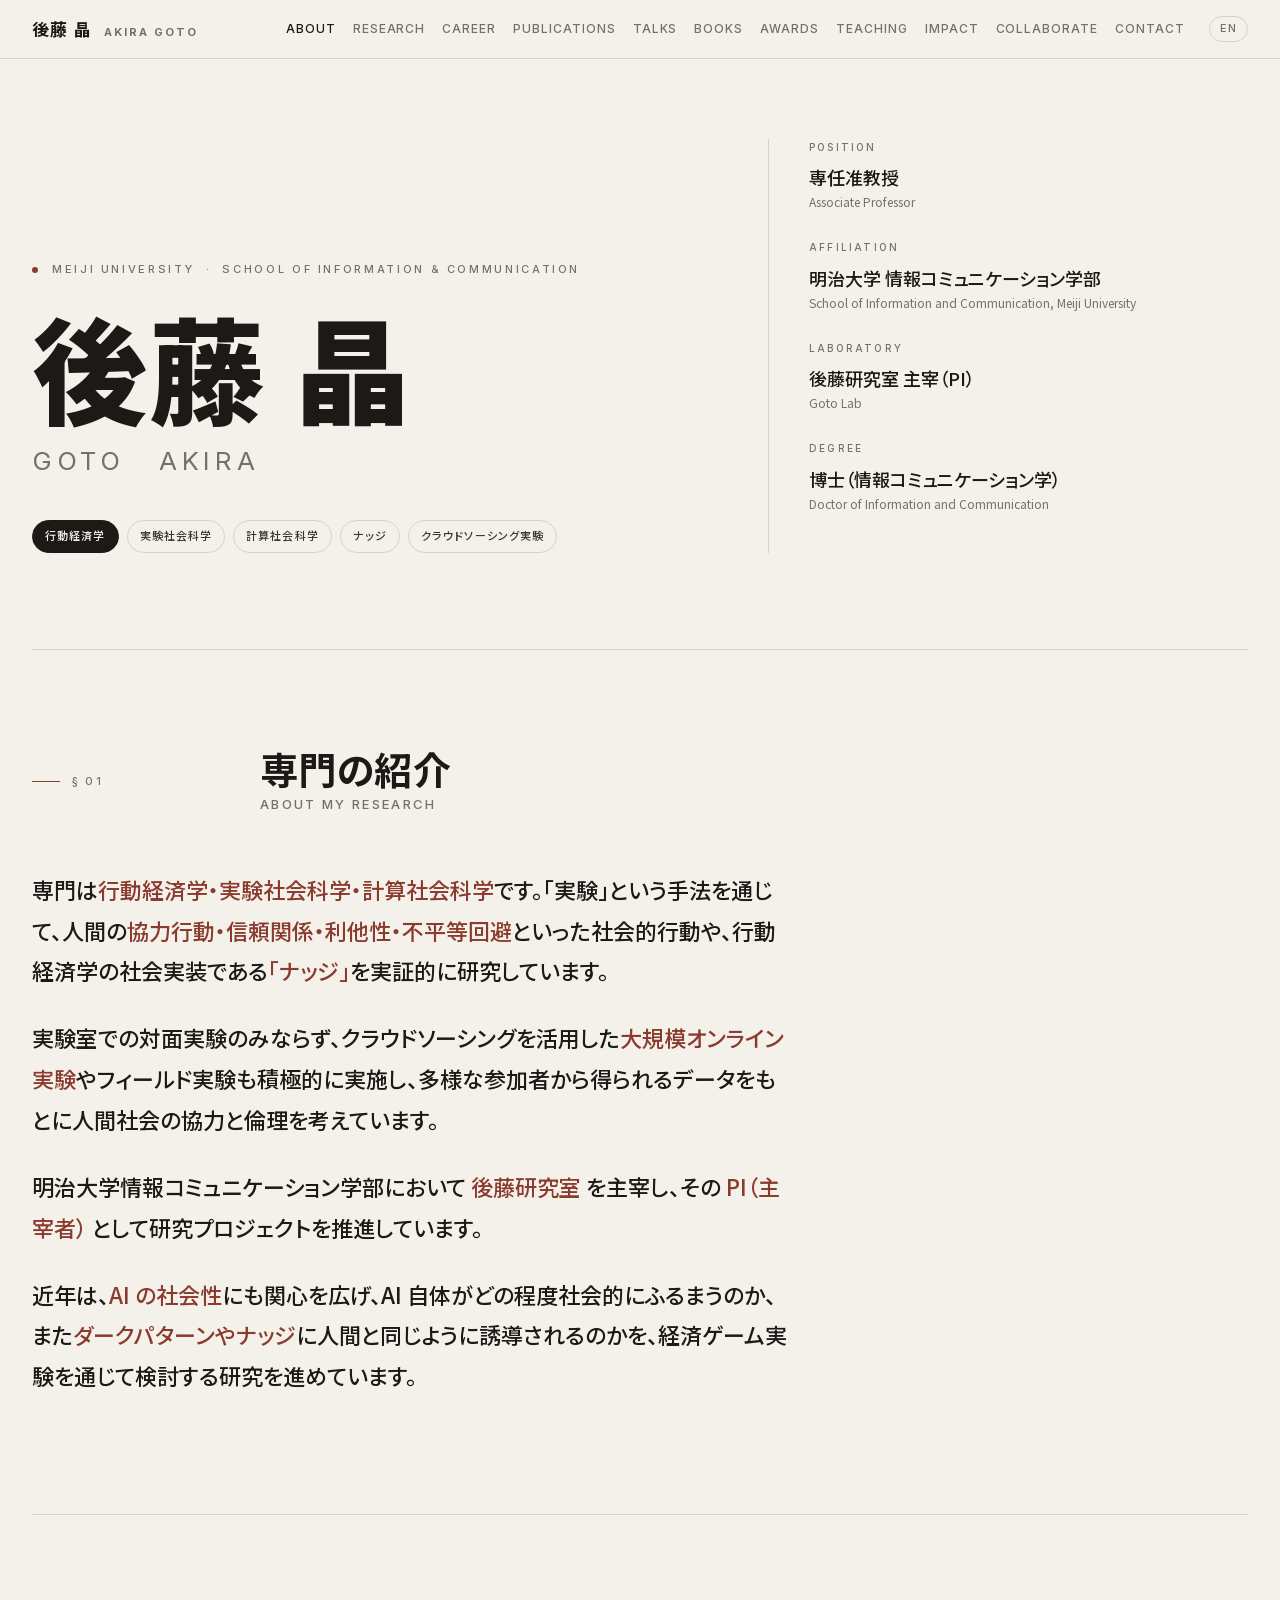
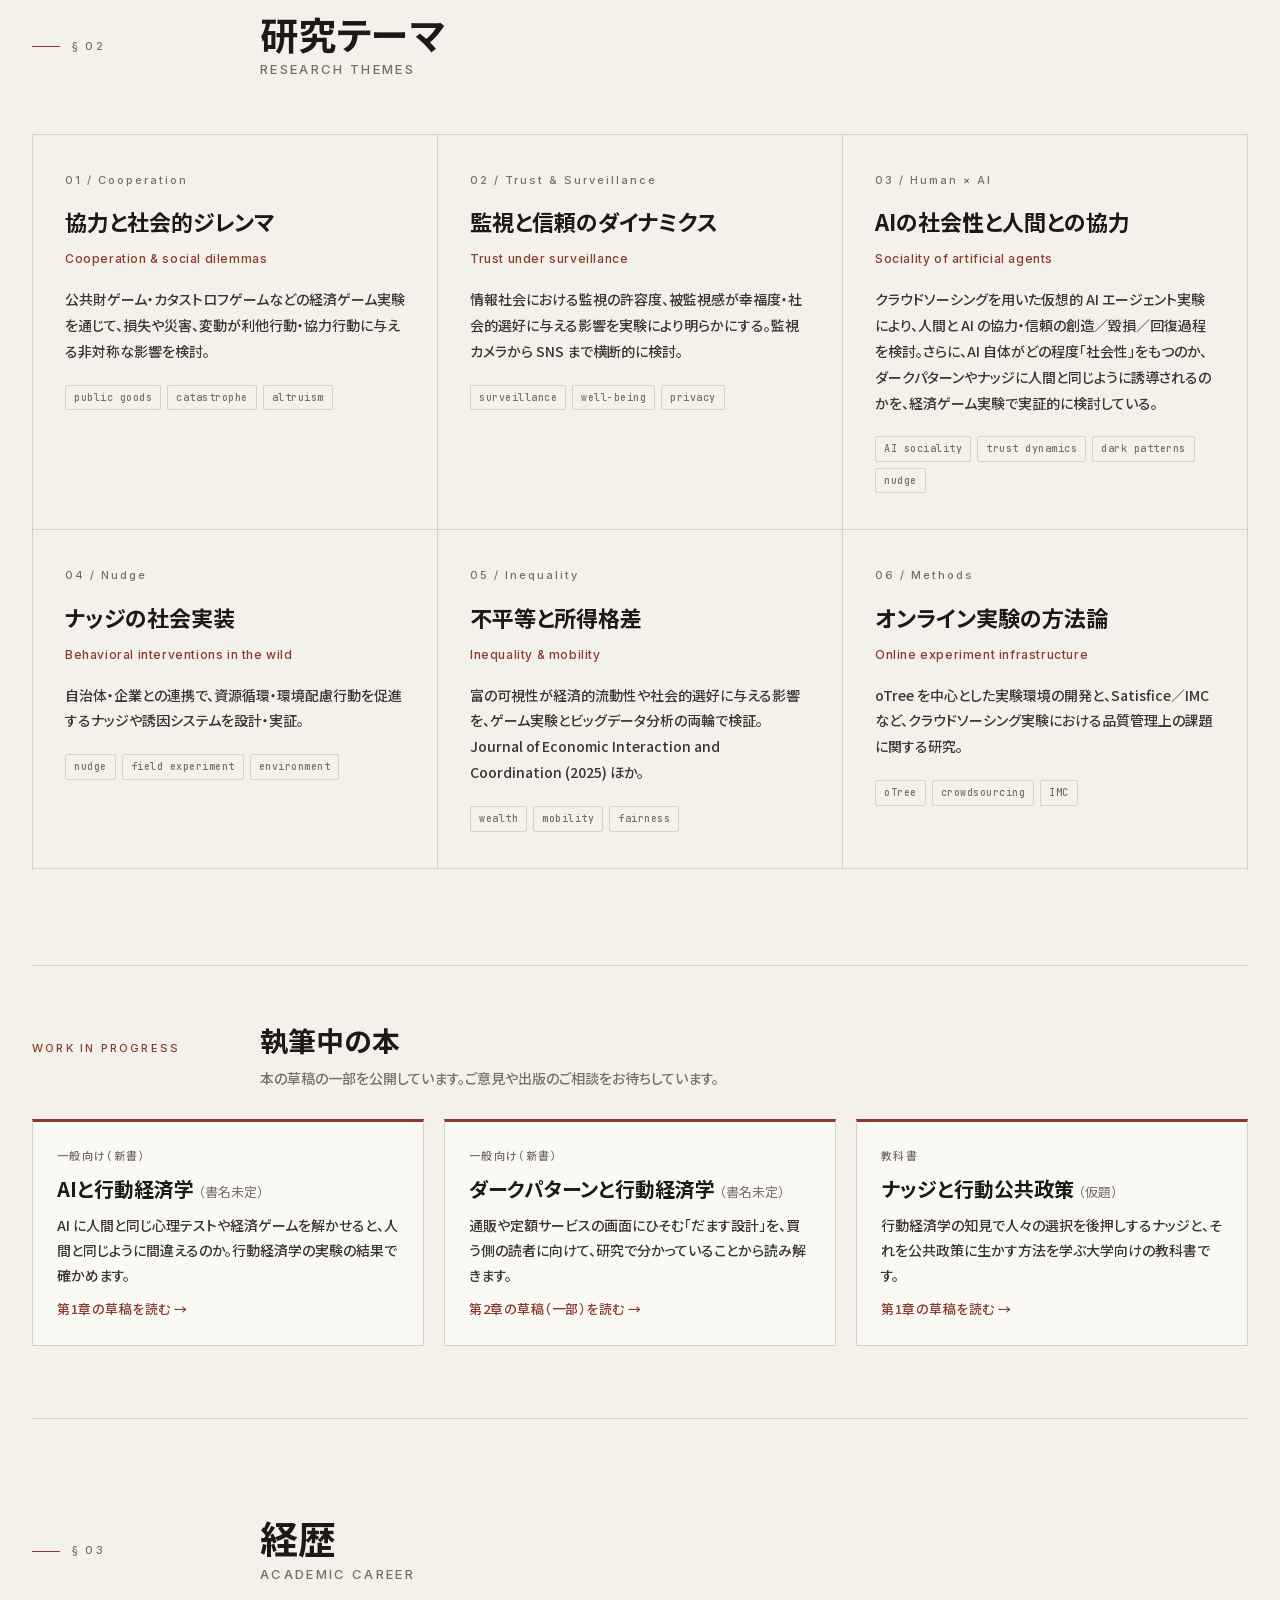
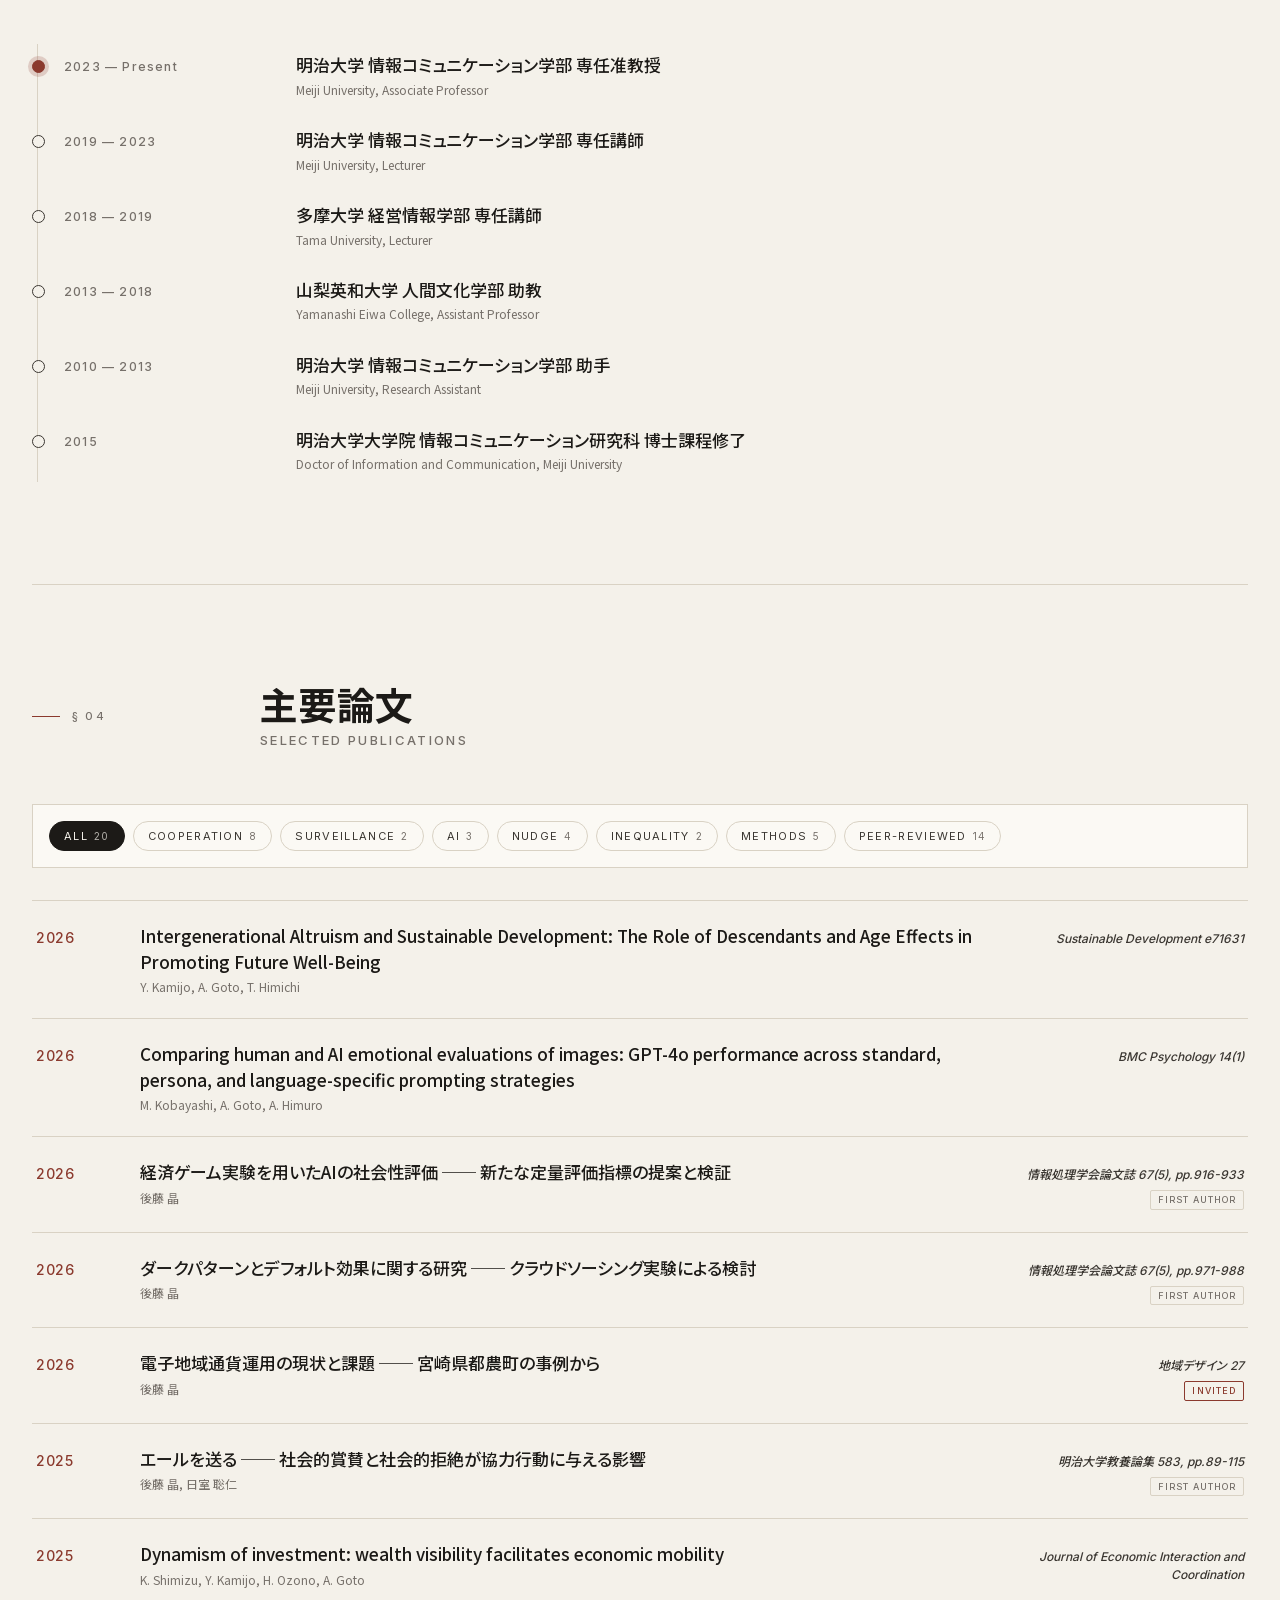
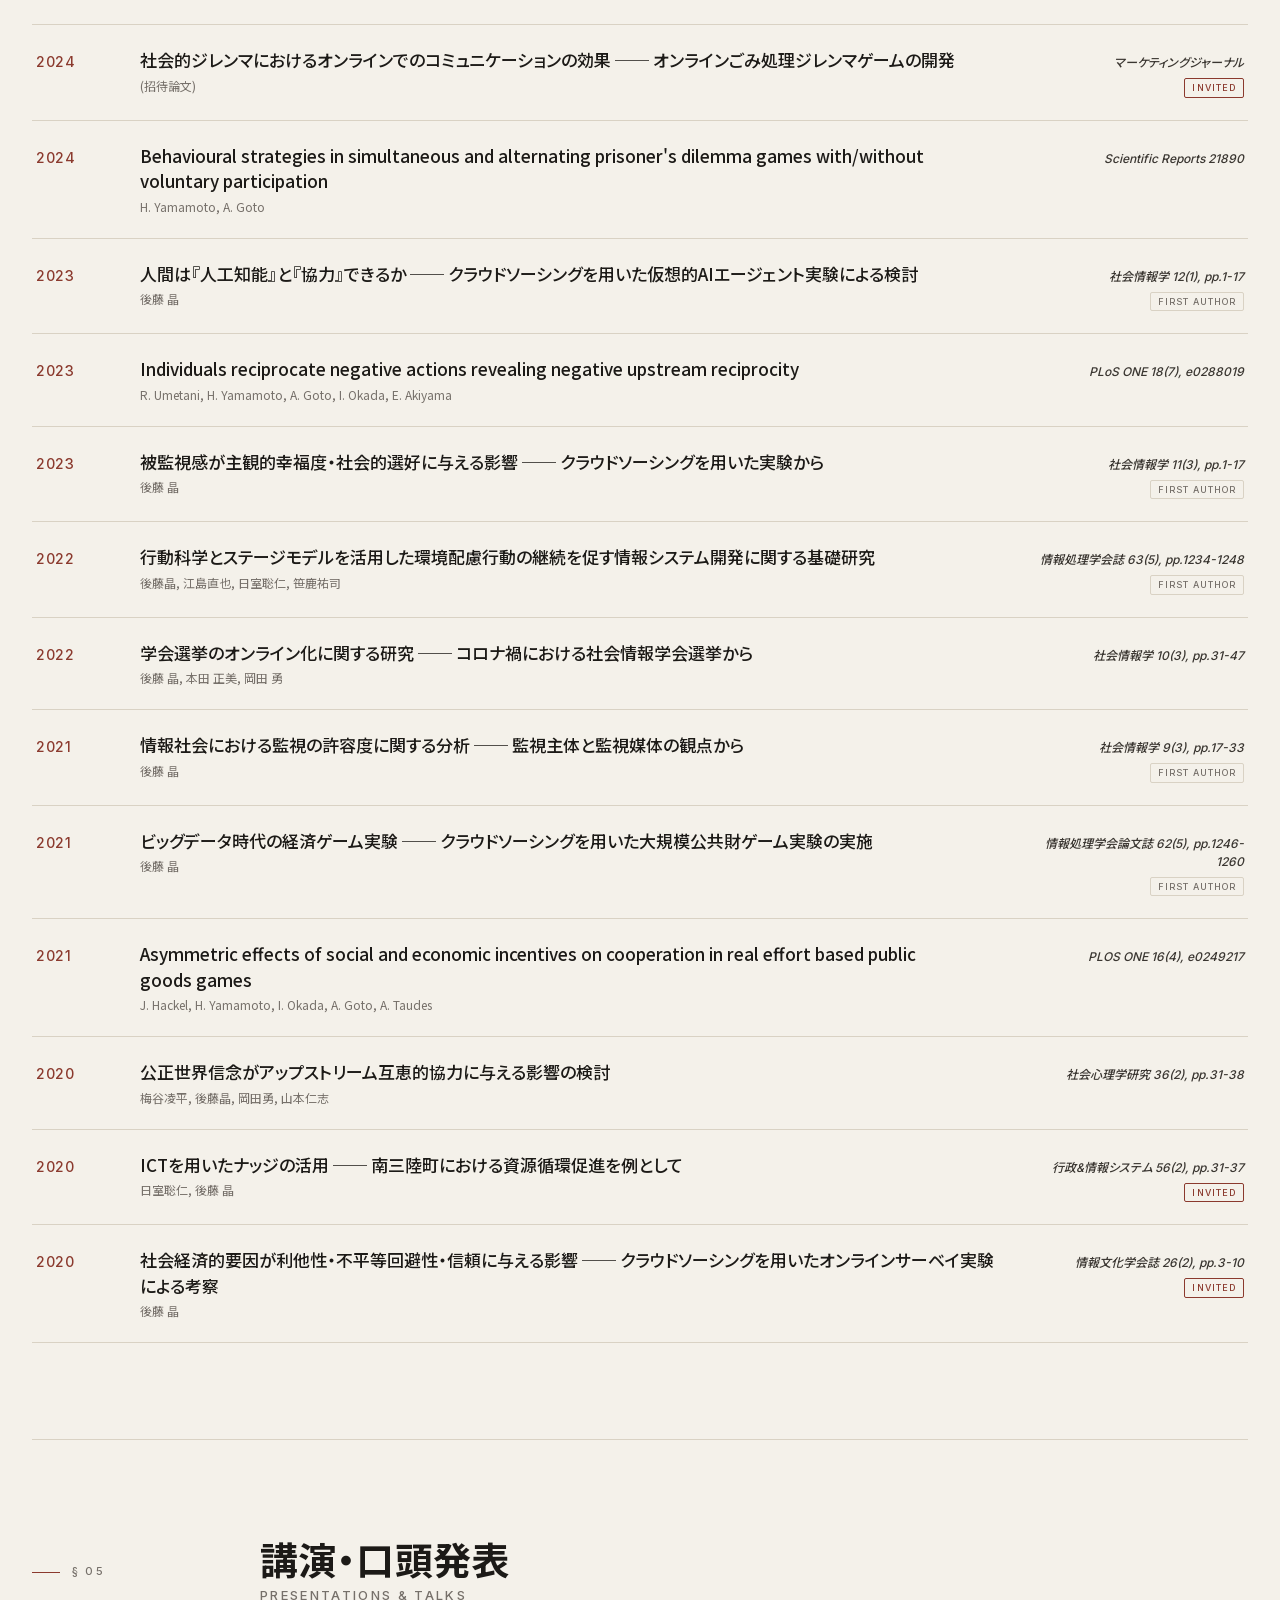
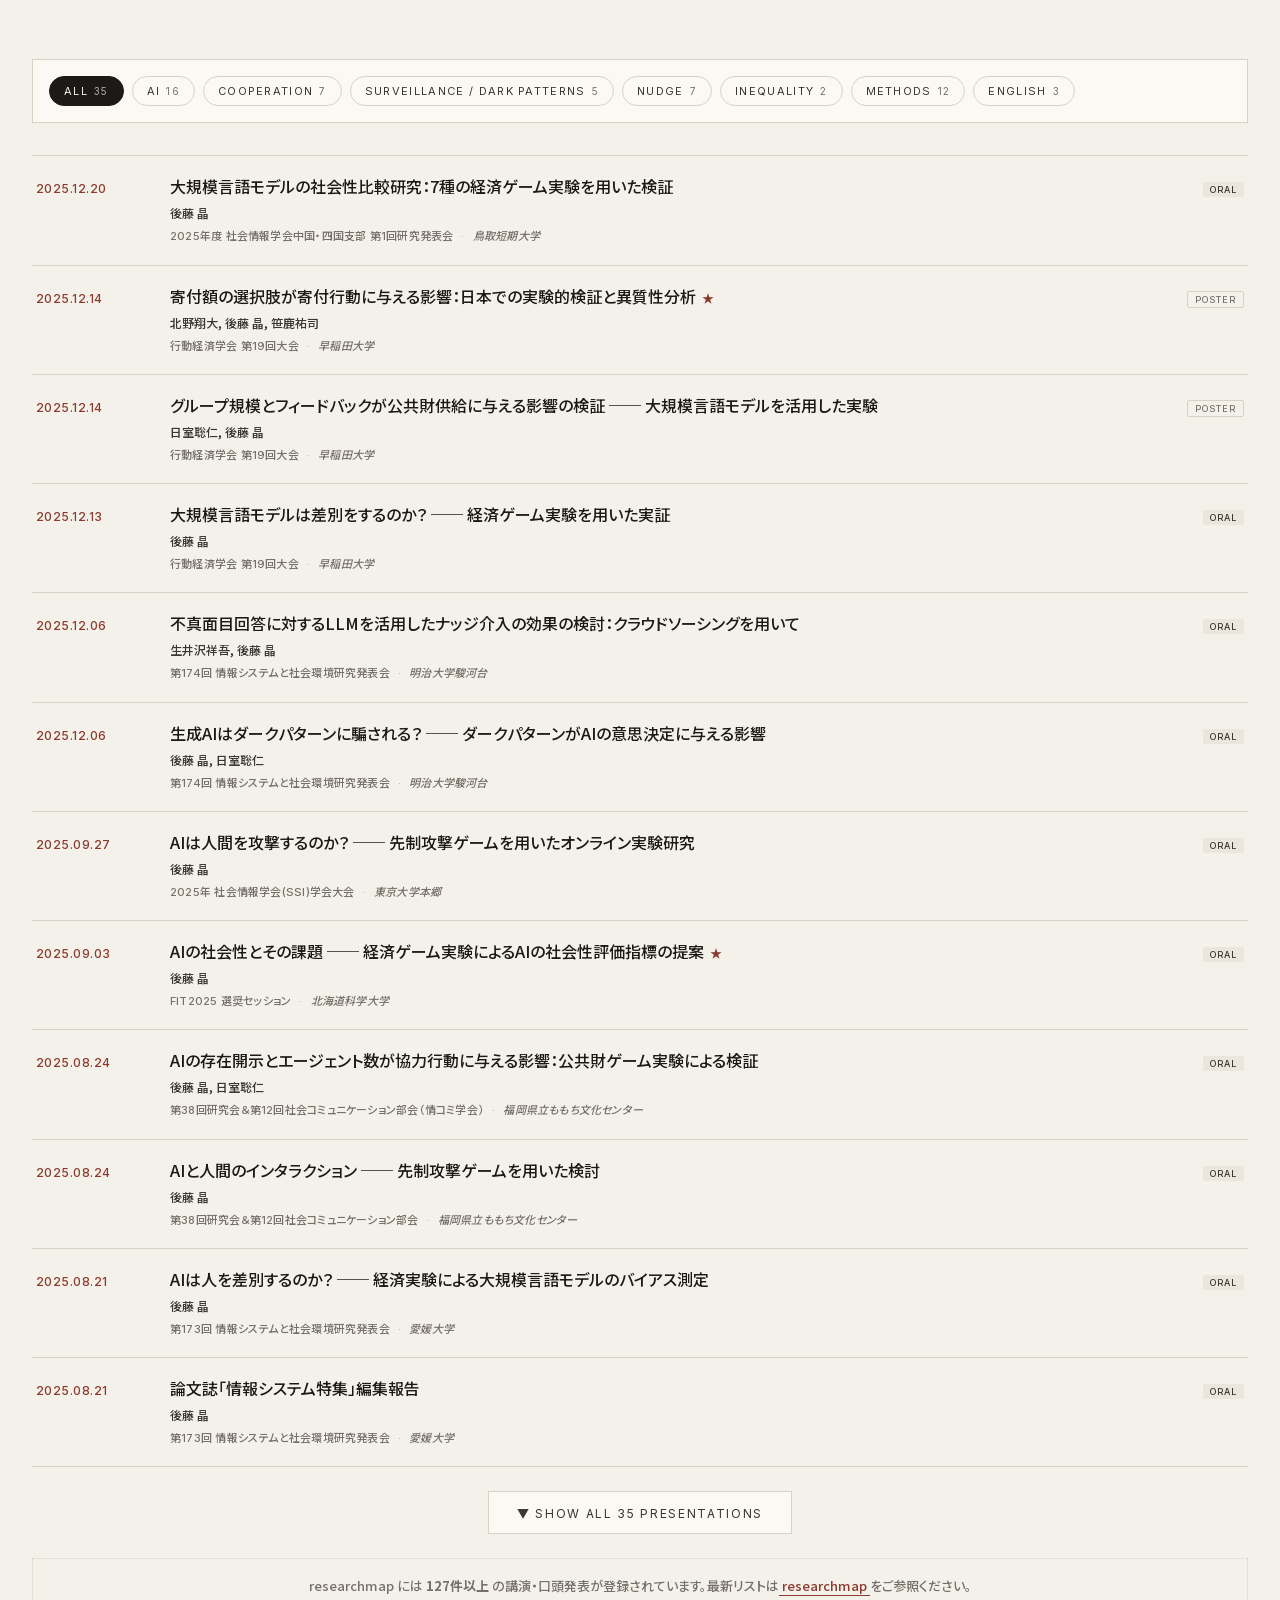
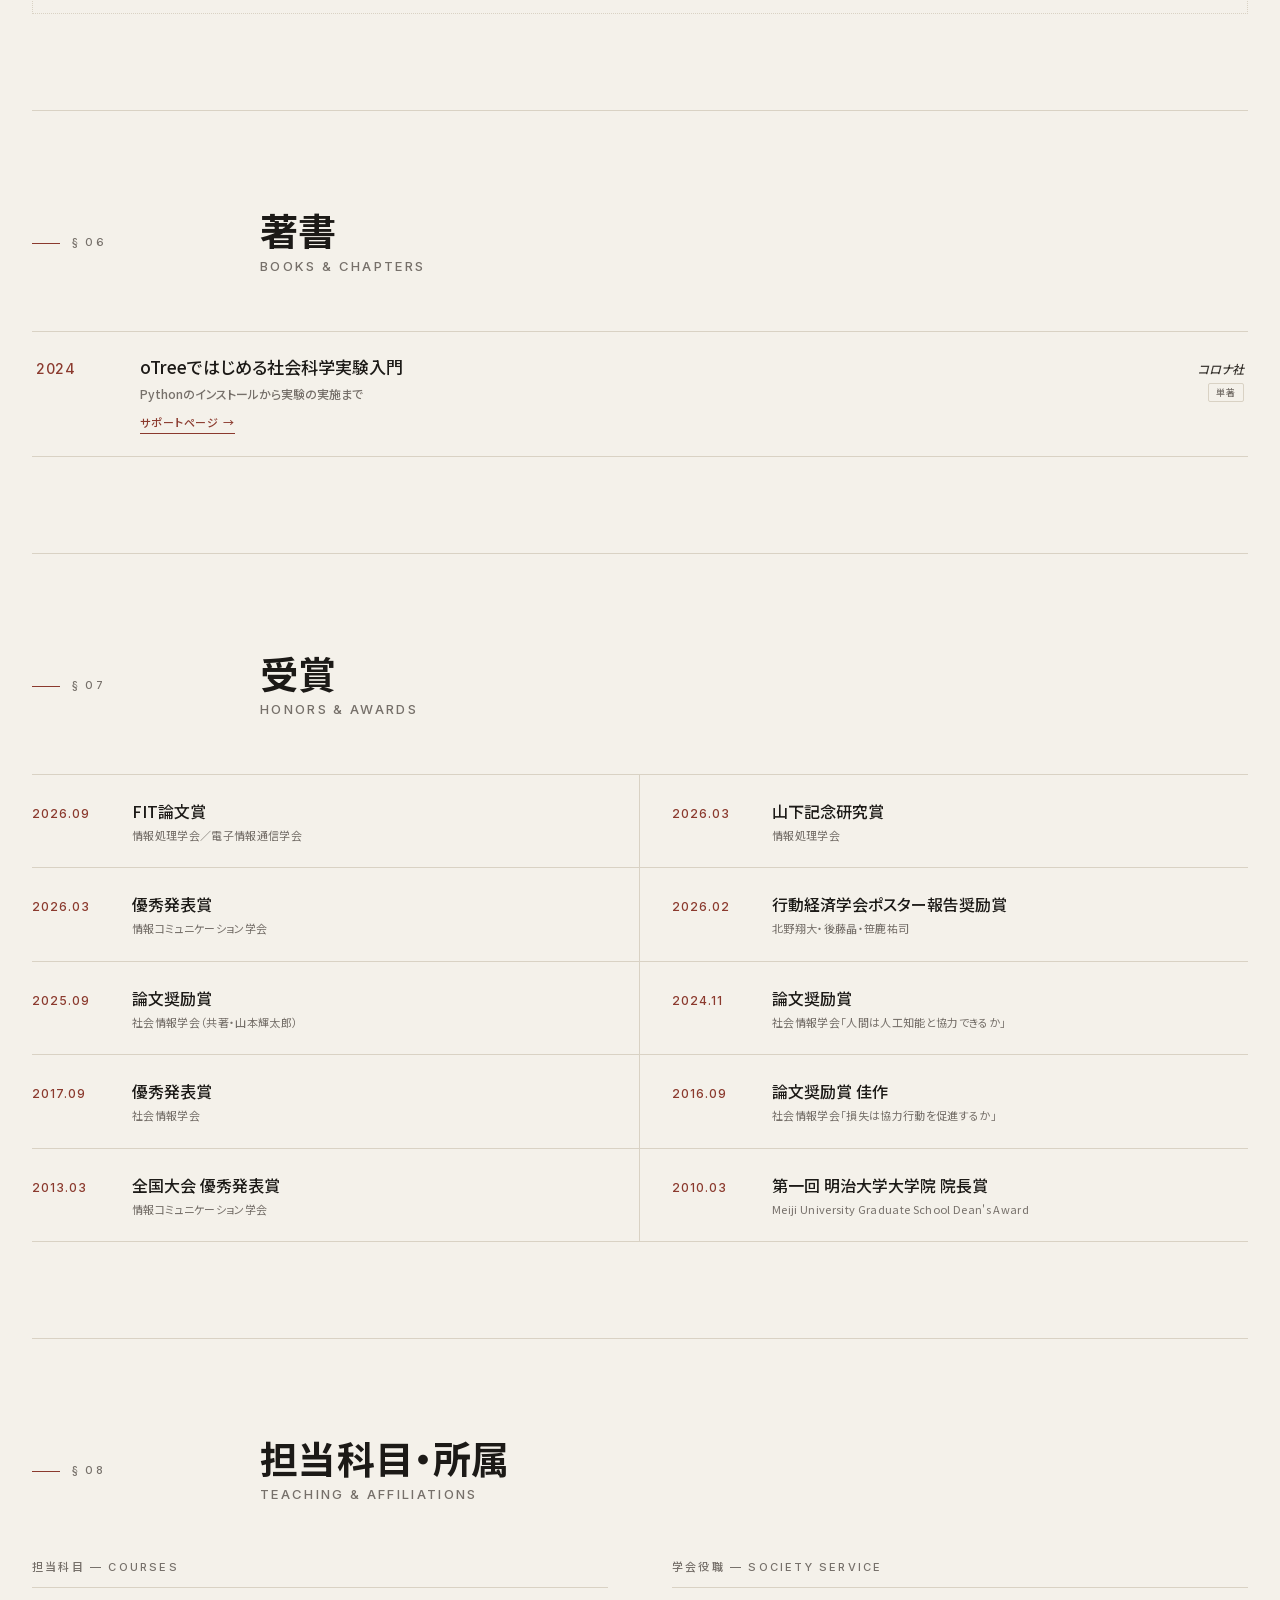
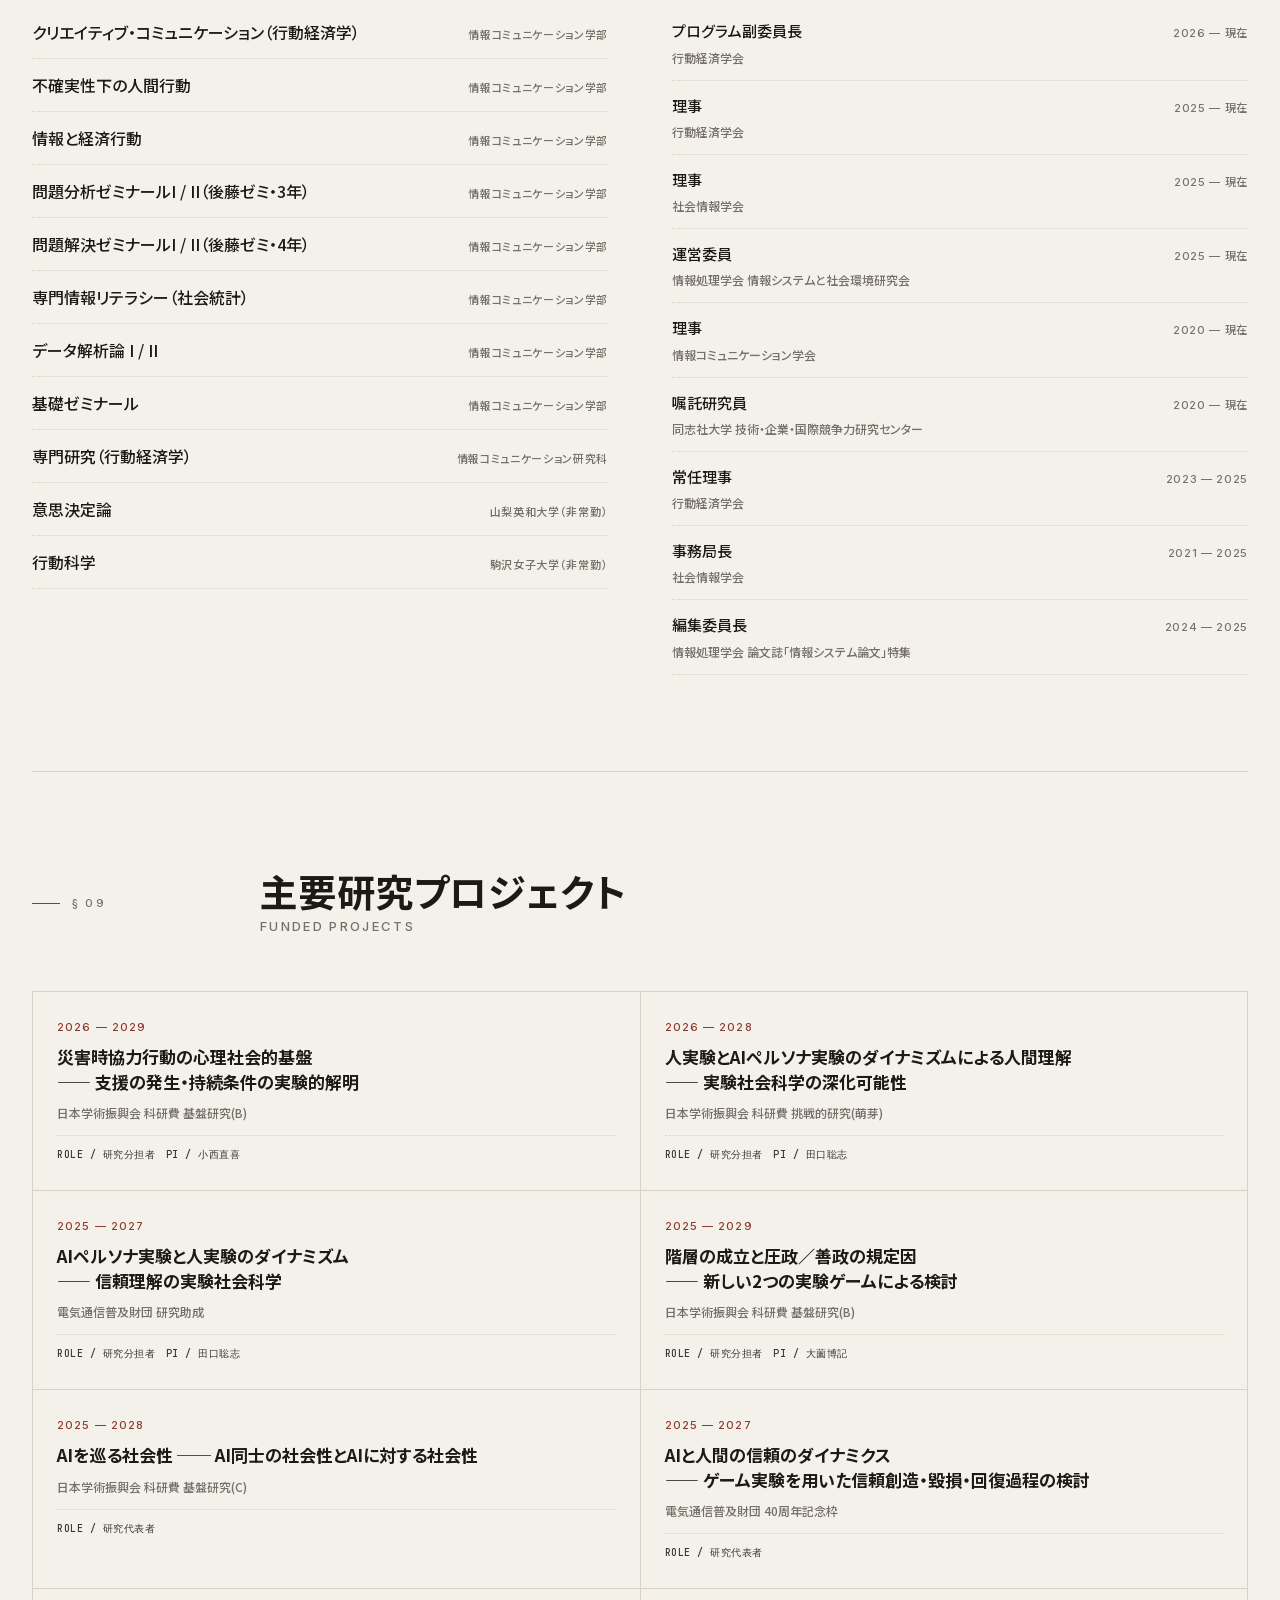
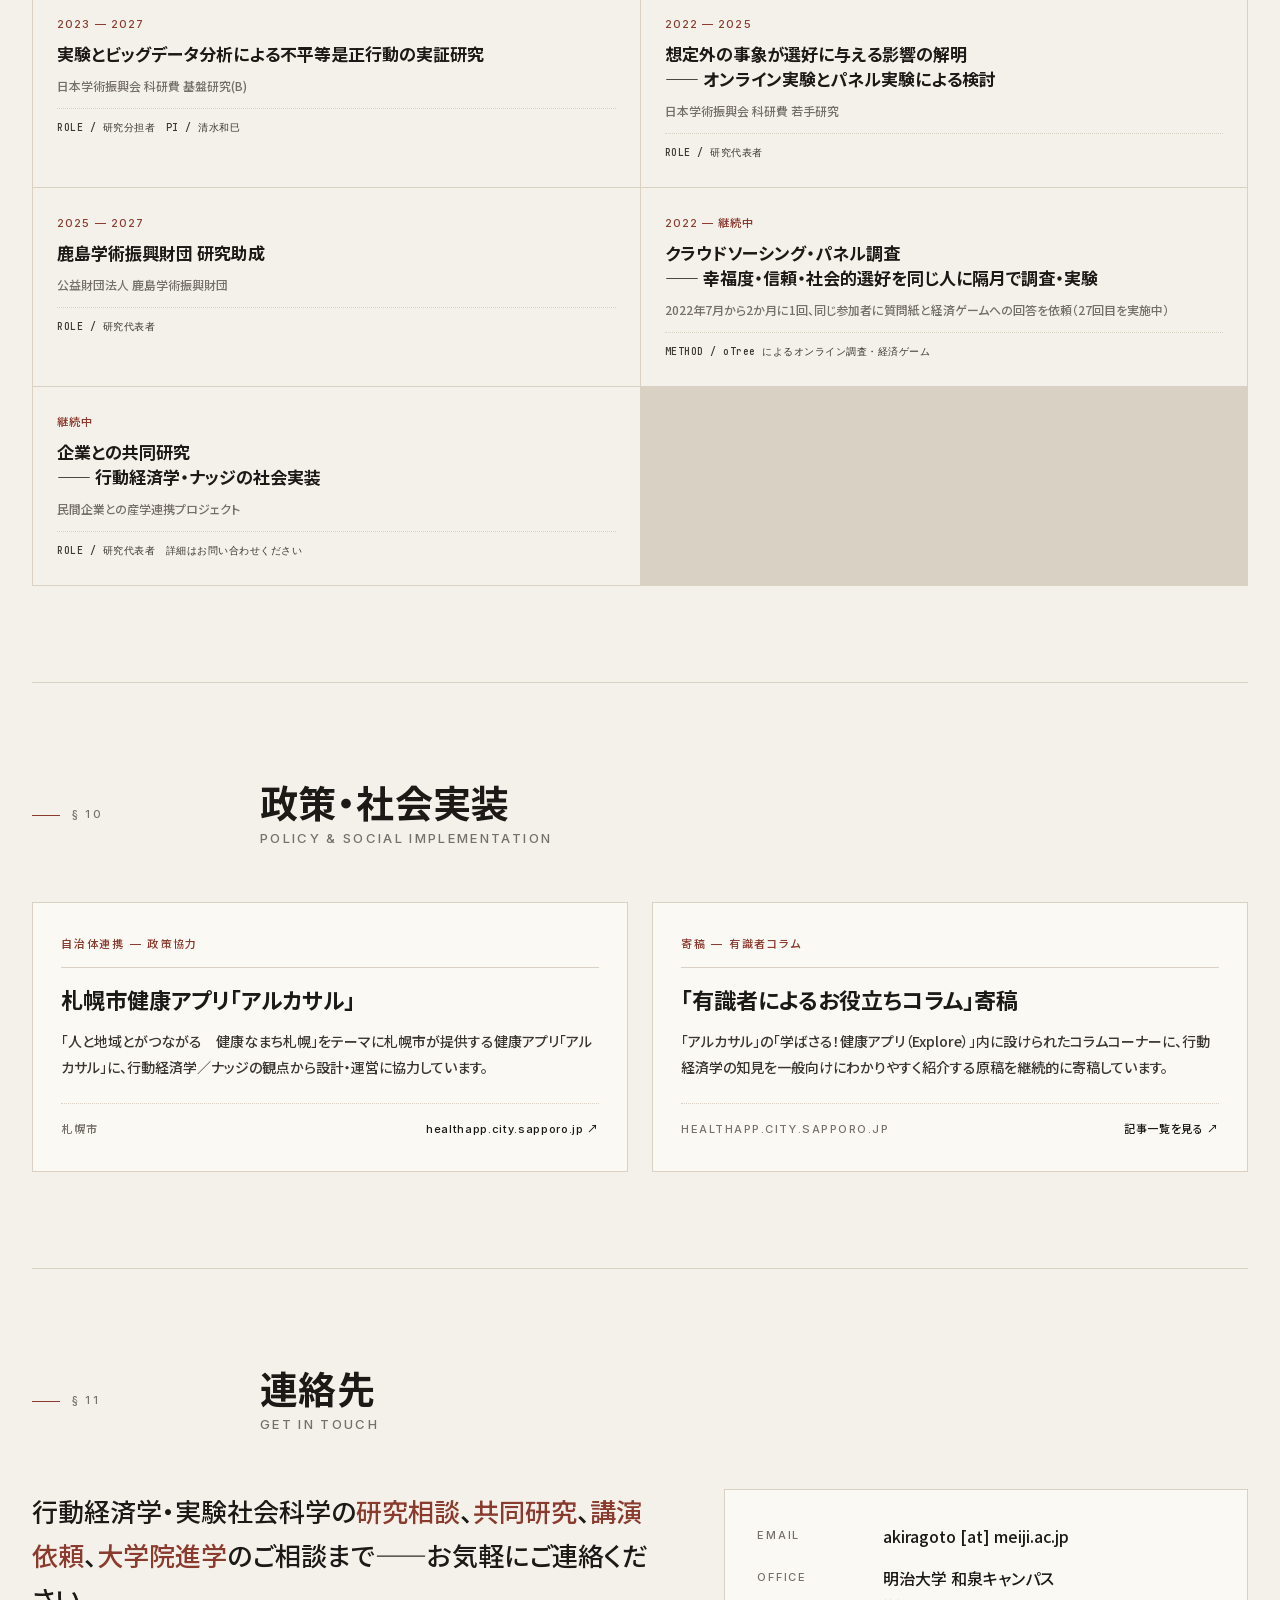
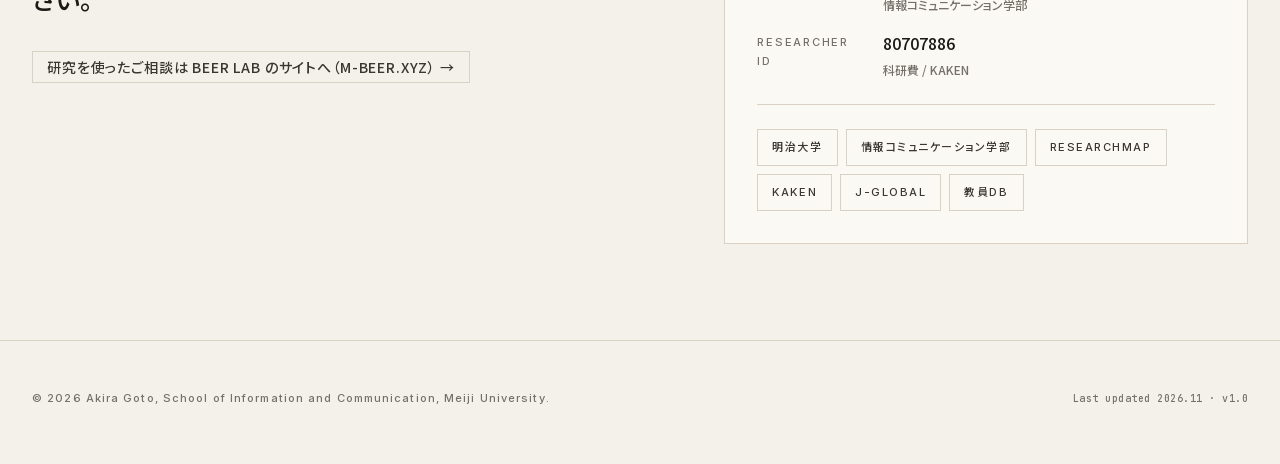
<file: index.html>
<!DOCTYPE html>
<html lang="ja" prefix="og: https://ogp.me/ns#"><head>
<meta charset="UTF-8">
<meta name="viewport" content="width=device-width, initial-scale=1">
<title>後藤 晶 — Akira Goto | 明治大学 情報コミュニケーション学部</title>
<meta name="description" content="後藤 晶（明治大学 情報コミュニケーション学部 専任准教授）。専門は行動経済学・実験社会科学・計算社会科学。協力行動・信頼・ナッジ・人間とAIに関する実証研究を行っています。">
<meta name="author" content="Akira Goto / 後藤 晶">
<link rel="alternate" hreflang="ja" href="https://akrgt.github.io/">
<link rel="alternate" hreflang="en" href="https://akrgt.github.io/en/">
<link rel="alternate" hreflang="x-default" href="https://akrgt.github.io/">
<link rel="canonical" href="https://akrgt.github.io/">

<!-- OGP -->
<meta property="og:type" content="profile">
<meta property="og:url" content="https://akrgt.github.io/">
<meta property="og:title" content="後藤 晶 — Akira Goto">
<meta property="og:description" content="明治大学 情報コミュニケーション学部 専任准教授。行動経済学・実験社会科学・計算社会科学。">
<meta property="og:locale" content="ja_JP">
<meta property="og:image" content="https://akrgt.github.io/assets/og-image.png">
<meta property="profile:first_name" content="Akira">
<meta property="profile:last_name" content="Goto">

<!-- Twitter / X -->
<meta name="twitter:card" content="summary_large_image">
<meta name="twitter:title" content="後藤 晶 — Akira Goto">
<meta name="twitter:description" content="明治大学 情報コミュニケーション学部 専任准教授。行動経済学・実験社会科学。">
<meta name="twitter:image" content="https://akrgt.github.io/assets/og-image.png">

<!-- Favicon (inline SVG) -->
<link rel="icon" type="image/svg+xml" href="data:image/svg+xml;utf8,&lt;svg xmlns='http://www.w3.org/2000/svg' viewBox='0 0 64 64'&gt;&lt;rect width='64' height='64' rx='10' fill='%238b3a2e'/&gt;&lt;text x='32' y='44' font-family='serif' font-size='38' font-weight='800' text-anchor='middle' fill='%23fbf9f4'&gt;後&lt;/text&gt;&lt;/svg&gt;">
<link rel="stylesheet" href="assets/fonts.css">
<style></style>

<style>  :root {
    --bg: #f4f1ea;
    --bg-2: #ebe6db;
    --paper: #fbf9f4;
    --ink: #1c1a17;
    --ink-2: #3a3631;
    --muted: #76706a;
    --rule: #d9d2c4;
    --accent: #8b3a2e;          /* iron-oxide red */
    --accent-soft: #c98a7a;
    --serif: "Noto Sans JP", "Hiragino Kaku Gothic ProN", "Yu Gothic", sans-serif;
    --sans: "Noto Sans JP", "Hiragino Kaku Gothic ProN", "Yu Gothic", sans-serif;
    --mono: "JetBrains Mono", ui-monospace, monospace;
    --latin: "Inter", "Noto Sans JP", sans-serif;
  }
  html.dark {
    --bg: #14130f;
    --bg-2: #1c1a16;
    --paper: #1a1814;
    --ink: #f1ece1;
    --ink-2: #cdc5b6;
    --muted: #8b8478;
    --rule: #2e2a23;
    --accent: #d97a66;
    --accent-soft: #b86d5b;
  }
  * { box-sizing: border-box; }
  html { scroll-behavior: smooth; }
  @media (prefers-reduced-motion: reduce) {
    html { scroll-behavior: auto; }
    *, *::before, *::after {
      animation-duration: 0.01ms !important;
      transition-duration: 0.01ms !important;
    }
  }
  /* Visible focus for keyboard users */
  a:focus-visible, button:focus-visible {
    outline: 2px solid var(--accent);
    outline-offset: 3px;
  }
  body {
    margin: 0;
    background: var(--bg);
    color: var(--ink);
    font-family: var(--sans);
    font-feature-settings: "palt";
    font-size: 16px;
    font-weight: 500;
    line-height: 1.75;
    -webkit-font-smoothing: antialiased;
  }
  a { color: inherit; text-decoration: none; }
  ::selection { background: var(--accent); color: var(--paper); }

  /* ---------- top bar ---------- */
  .topbar {
    position: sticky; top: 0; z-index: 30;
    backdrop-filter: blur(10px);
    background: color-mix(in oklab, var(--bg) 80%, transparent);
    border-bottom: 1px solid var(--rule);
  }
  .topbar-inner {
    max-width: 1320px; margin: 0 auto;
    padding: 14px 32px;
    display: flex; align-items: center; gap: 24px;
  }
  .brand {
    display: flex; align-items: baseline; gap: 12px;
    font-family: var(--serif); font-weight: 700;
  }
  .brand .ja { font-size: 17px; letter-spacing: 0.08em; }
  .brand .en { font-family: var(--latin); font-size: 11px; letter-spacing: 0.18em; color: var(--muted); text-transform: uppercase; }
  .top-nav {
    margin-left: auto;
    display: flex; gap: 22px;
    font-family: var(--latin);
    font-size: 12px;
    letter-spacing: 0.08em;
    text-transform: uppercase;
    color: var(--muted);
  }
  .top-nav a { transition: color .2s; }
  .top-nav a:hover { color: var(--accent); }
  .top-nav a.active { color: var(--ink); }
  .lang-toggle {
    border: 1px solid var(--rule);
    border-radius: 999px;
    padding: 4px 10px;
    font-family: var(--latin); font-size: 11px;
    letter-spacing: 0.1em;
    cursor: pointer;
    color: var(--muted);
    background: transparent;
  }
  .lang-toggle:hover { color: var(--ink); border-color: var(--ink-2); }
  a.lang-toggle { display: inline-block; line-height: 1.4; text-decoration: none; }
  a:hover { color: var(--accent); }

  /* ---------- layout ---------- */
  main { max-width: 1320px; margin: 0 auto; padding: 0 32px; }
  section { padding: 96px 0; border-top: 1px solid var(--rule); }
  section:first-of-type { border-top: 0; }
  .section-head {
    display: grid;
    grid-template-columns: 180px 1fr;
    gap: 48px;
    margin-bottom: 48px;
    align-items: baseline;
  }
  .section-num {
    font-family: var(--latin);
    font-size: 11px; letter-spacing: 0.2em;
    color: var(--muted);
    text-transform: uppercase;
  }
  .section-num::before {
    content: "";
    display: inline-block;
    width: 28px; height: 1px;
    background: var(--accent);
    vertical-align: middle;
    margin-right: 12px;
  }
  .section-title {
    font-family: var(--serif);
    font-weight: 700;
    font-size: 38px;
    line-height: 1.2;
    margin: 0 0 8px 0;
    letter-spacing: 0.01em;
  }
  .section-title .en {
    display: block;
    font-family: var(--latin);
    font-size: 13px;
    letter-spacing: 0.18em;
    text-transform: uppercase;
    color: var(--muted);
    font-weight: 500;
    margin-top: 6px;
  }
  .section-body { /* nothing */ }

  /* ---------- hero ---------- */
  .hero {
    padding: 80px 0 96px;
    border-top: 0;
    display: grid;
    grid-template-columns: 1.4fr 1fr;
    gap: 64px;
    align-items: end;
  }
  .hero-eyebrow {
    font-family: var(--latin);
    font-size: 11px;
    letter-spacing: 0.24em;
    text-transform: uppercase;
    color: var(--muted);
    margin-bottom: 32px;
    display: flex; gap: 14px; align-items: center;
  }
  .hero-eyebrow .dot { width: 6px; height: 6px; background: var(--accent); border-radius: 50%; }
  .hero-name-ja {
    font-family: var(--serif);
    font-weight: 900;
    font-size: clamp(64px, 9vw, 132px);
    line-height: 0.95;
    margin: 0;
    letter-spacing: 0.02em;
  }
  .hero-name-en {
    font-family: var(--latin);
    font-weight: 300;
    font-size: clamp(20px, 2vw, 28px);
    letter-spacing: 0.18em;
    color: var(--muted);
    margin-top: 18px;
    text-transform: uppercase;
  }
  .hero-tags {
    margin-top: 36px;
    display: flex; flex-wrap: wrap; gap: 8px;
  }
  .tag {
    font-family: var(--latin);
    font-size: 11px;
    letter-spacing: 0.1em;
    padding: 6px 12px;
    border: 1px solid var(--rule);
    border-radius: 999px;
    color: var(--ink-2);
  }
  .tag.solid {
    background: var(--ink);
    color: var(--bg);
    border-color: var(--ink);
  }
  .hero-side {
    border-left: 1px solid var(--rule);
    padding-left: 40px;
    padding-bottom: 12px;
  }
  .hero-side .label {
    font-family: var(--latin);
    font-size: 10px;
    letter-spacing: 0.22em;
    text-transform: uppercase;
    color: var(--muted);
    margin-bottom: 8px;
  }
  .hero-side .value {
    font-family: var(--serif);
    font-size: 18px;
    font-weight: 500;
    margin-bottom: 28px;
    line-height: 1.5;
  }
  .hero-side .value small {
    font-family: var(--sans);
    font-size: 12px;
    color: var(--muted);
    display: block;
    margin-top: 2px;
    font-weight: 400;
  }

  /* monogram (replaces portrait) */
  .monogram {
    width: 100%;
    aspect-ratio: 4/5;
    background: var(--paper);
    border: 1px solid var(--rule);
    position: relative;
    margin-bottom: 28px;
    display: grid;
    place-items: center;
    overflow: hidden;
  }
  .monogram::before {
    content: "";
    position: absolute; inset: 14px;
    border: 1px solid var(--rule);
  }
  .monogram .mg-kanji {
    font-family: var(--sans);
    font-weight: 900;
    font-size: clamp(96px, 14vw, 180px);
    line-height: 0.9;
    color: var(--ink);
    letter-spacing: -0.04em;
    z-index: 1;
    position: relative;
  }
  .monogram .mg-kanji .accent { color: var(--accent); }
  .monogram .mg-corner {
    position: absolute;
    font-family: var(--latin);
    font-size: 9px;
    letter-spacing: 0.18em;
    color: var(--muted);
    text-transform: uppercase;
  }
  .monogram .mg-corner.tl { top: 22px; left: 22px; }
  .monogram .mg-corner.br { bottom: 22px; right: 22px; }

  /* portrait placeholder (kept for legacy) */
  .portrait {
    width: 100%;
    aspect-ratio: 4/5;
    background:
      repeating-linear-gradient(
        45deg,
        var(--bg-2) 0px,
        var(--bg-2) 8px,
        var(--paper) 8px,
        var(--paper) 16px
      );
    border: 1px solid var(--rule);
    position: relative;
    margin-bottom: 28px;
    display: grid;
    place-items: center;
    overflow: hidden;
  }
  .portrait::after {
    content: "";
    position: absolute; inset: 18px;
    border: 1px dashed var(--rule);
  }
  .portrait .ph-label {
    font-family: var(--mono);
    font-size: 10px;
    letter-spacing: 0.15em;
    color: var(--muted);
    background: var(--paper);
    padding: 4px 8px;
    border: 1px solid var(--rule);
    z-index: 1;
  }

  /* ---------- about / lede ---------- */
  .lede {
    max-width: 760px;
    font-family: var(--serif);
    font-size: 22px;
    line-height: 1.85;
    color: var(--ink);
    text-wrap: pretty;
  }
  .lede p + p { margin-top: 1.2em; }
  .lede em { font-style: normal; color: var(--accent); }

  .pull-grid {
    display: grid;
    grid-template-columns: repeat(4, 1fr);
    gap: 1px;
    background: var(--rule);
    border: 1px solid var(--rule);
    margin-top: 56px;
  }
  .pull {
    background: var(--bg);
    padding: 28px 24px;
  }
  .pull .num {
    font-family: var(--latin);
    font-weight: 300;
    font-size: 48px;
    line-height: 1;
    color: var(--accent);
    letter-spacing: -0.02em;
  }
  .pull .lab {
    font-family: var(--latin);
    font-size: 11px;
    letter-spacing: 0.16em;
    text-transform: uppercase;
    color: var(--muted);
    margin-top: 10px;
  }
  .pull .sub {
    font-family: var(--sans);
    font-size: 12px;
    color: var(--ink-2);
    margin-top: 4px;
  }

  /* ---------- research ---------- */
  .research-grid {
    display: grid;
    grid-template-columns: repeat(3, 1fr);
    gap: 1px;
    background: var(--rule);
    border: 1px solid var(--rule);
  }
  .r-card {
    background: var(--bg);
    padding: 36px 32px;
    transition: background .25s;
    cursor: default;
  }
  .r-card:hover { background: var(--paper); }
  .r-card .ix {
    font-family: var(--latin);
    font-size: 11px;
    letter-spacing: 0.18em;
    color: var(--muted);
    margin-bottom: 16px;
  }
  .r-card h3 {
    font-family: var(--serif);
    font-size: 22px;
    margin: 0 0 10px;
    line-height: 1.45;
    font-weight: 700;
  }
  .r-card .en-sub {
    font-family: var(--latin);
    font-size: 12px;
    letter-spacing: 0.05em;
    color: var(--accent);
    margin-bottom: 18px;
  }
  .r-card p {
    font-size: 14px; line-height: 1.85;
    color: var(--ink-2);
    margin: 0;
  }
  .r-card .keywords {
    display: flex; flex-wrap: wrap; gap: 6px;
    margin-top: 20px;
  }
  .r-card .keywords span {
    font-family: var(--mono);
    font-size: 10px;
    letter-spacing: 0.05em;
    color: var(--muted);
    padding: 3px 8px;
    border: 1px solid var(--rule);
    border-radius: 2px;
  }

  /* ---------- timeline ---------- */
  .timeline {
    position: relative;
    padding-left: 32px;
  }
  .timeline::before {
    content: "";
    position: absolute;
    left: 5px; top: 6px; bottom: 6px;
    width: 1px;
    background: var(--rule);
  }
  .t-item {
    display: grid;
    grid-template-columns: 200px 1fr;
    gap: 32px;
    padding: 14px 0;
    position: relative;
  }
  .t-item::before {
    content: "";
    position: absolute;
    left: -32px; top: 22px;
    width: 11px; height: 11px;
    border-radius: 50%;
    background: var(--bg);
    border: 1px solid var(--ink-2);
  }
  .t-item.current::before {
    background: var(--accent);
    border-color: var(--accent);
    box-shadow: 0 0 0 4px color-mix(in oklab, var(--accent) 20%, transparent);
  }
  .t-when {
    font-family: var(--latin);
    font-size: 12px;
    letter-spacing: 0.1em;
    color: var(--muted);
    padding-top: 4px;
  }
  .t-what {
    font-family: var(--serif);
    font-size: 17px;
    font-weight: 500;
    line-height: 1.55;
  }
  .t-what small {
    display: block;
    font-family: var(--sans);
    font-size: 12px;
    color: var(--muted);
    font-weight: 400;
    margin-top: 2px;
  }

  /* ---------- pubs ---------- */
  .pubs-toolbar {
    display: flex; gap: 8px; flex-wrap: wrap;
    margin-bottom: 32px;
    padding: 16px;
    background: var(--paper);
    border: 1px solid var(--rule);
  }
  .filter-btn {
    font-family: var(--latin);
    font-size: 11px;
    letter-spacing: 0.12em;
    text-transform: uppercase;
    padding: 7px 14px;
    border: 1px solid var(--rule);
    background: transparent;
    color: var(--ink-2);
    cursor: pointer;
    border-radius: 999px;
    transition: all .2s;
  }
  .filter-btn:hover { border-color: var(--ink-2); }
  .filter-btn.on {
    background: var(--ink);
    color: var(--bg);
    border-color: var(--ink);
  }
  .filter-btn .count {
    font-size: 10px;
    margin-left: 6px;
    color: var(--muted);
  }
  .filter-btn.on .count { color: color-mix(in oklab, var(--bg) 70%, transparent); }

  .pub-list {
    border-top: 1px solid var(--rule);
  }
  .pub {
    display: grid;
    grid-template-columns: 80px 1fr 220px;
    gap: 24px;
    padding: 22px 4px;
    border-bottom: 1px solid var(--rule);
    align-items: baseline;
    transition: background .2s;
  }
  .pub:hover { background: var(--paper); }
  .pub .yr {
    font-family: var(--latin);
    font-weight: 500;
    font-size: 14px;
    color: var(--accent);
    letter-spacing: 0.04em;
  }
  .pub .ttl {
    font-family: var(--serif);
    font-size: 17px;
    line-height: 1.5;
    font-weight: 500;
    text-wrap: pretty;
  }
  .pub .ttl .authors {
    display: block;
    font-family: var(--sans);
    font-size: 12px;
    color: var(--muted);
    font-weight: 400;
    margin-top: 4px;
  }
  .pub .meta {
    font-family: var(--latin);
    font-size: 12px;
    color: var(--ink-2);
    text-align: right;
    line-height: 1.5;
  }
  .pub .meta .venue {
    display: block;
    font-style: italic;
  }
  .pub .meta .badges {
    display: inline-flex; gap: 6px; margin-top: 6px;
    flex-wrap: wrap;
    justify-content: flex-end;
  }
  .badge {
    font-family: var(--latin);
    font-size: 9px;
    letter-spacing: 0.12em;
    text-transform: uppercase;
    padding: 2px 7px;
    border-radius: 2px;
    background: var(--bg-2);
    color: var(--ink-2);
  }
  .badge.peer { background: var(--accent); color: var(--paper); }
  .badge.invited { border: 1px solid var(--accent); color: var(--accent); background: transparent; }
  .badge.first { border: 1px solid var(--rule); color: var(--muted); background: transparent; }

  /* ---------- presentations ---------- */
  .pres-list {
    border-top: 1px solid var(--rule);
  }
  .pres {
    display: grid;
    grid-template-columns: 110px 1fr 90px;
    gap: 24px;
    padding: 18px 4px;
    border-bottom: 1px solid var(--rule);
    align-items: baseline;
    transition: background .2s;
  }
  .pres:hover { background: var(--paper); }
  .pres-date {
    font-family: var(--latin);
    font-size: 12px;
    letter-spacing: 0.04em;
    color: var(--accent);
    font-weight: 500;
  }
  .pres-title {
    font-family: var(--serif);
    font-size: 16px;
    line-height: 1.5;
    font-weight: 500;
    text-wrap: pretty;
  }
  .pres-star {
    color: var(--accent);
    margin-left: 6px;
    font-size: 12px;
  }
  .pres-authors {
    font-family: var(--sans);
    font-size: 12px;
    color: var(--ink-2);
    margin-top: 4px;
  }
  .pres-venue {
    font-family: var(--latin);
    font-size: 11px;
    color: var(--muted);
    margin-top: 4px;
    letter-spacing: 0.02em;
  }
  .pres-venue .dot-sep { margin: 0 8px; opacity: 0.5; }
  .pres-place { font-style: italic; }
  .pres-meta {
    text-align: right;
  }
  .pres-more {
    margin-top: 24px;
    text-align: center;
  }
  .more-btn {
    font-family: var(--latin);
    font-size: 12px;
    letter-spacing: 0.14em;
    text-transform: uppercase;
    padding: 12px 28px;
    border: 1px solid var(--rule);
    background: var(--paper);
    color: var(--ink-2);
    cursor: pointer;
    transition: all .2s;
  }
  .more-btn:hover { background: var(--ink); color: var(--bg); border-color: var(--ink); }
  .pres-footnote {
    margin-top: 24px;
    font-family: var(--sans);
    font-size: 13px;
    color: var(--muted);
    line-height: 1.7;
    text-align: center;
    padding: 16px;
    border: 1px dotted var(--rule);
  }
  .pres-footnote a {
    color: var(--accent);
    border-bottom: 1px solid var(--accent);
  }
  @media (max-width: 960px) {
    .pres { grid-template-columns: 1fr; gap: 4px; }
    .pres-meta { text-align: left; margin-top: 4px; }
  }

  /* ---------- books ---------- */
  .book-list {
    border-top: 1px solid var(--rule);
  }
  .book-row {
    display: grid;
    grid-template-columns: 80px 1fr 180px;
    gap: 24px;
    padding: 22px 4px;
    border-bottom: 1px solid var(--rule);
    align-items: baseline;
    transition: background .2s;
  }
  .book-row:hover { background: var(--paper); }
  .book-row .b-yr {
    font-family: var(--latin);
    font-weight: 500;
    font-size: 14px;
    color: var(--accent);
    letter-spacing: 0.04em;
  }
  .book-row .b-name {
    font-family: var(--serif);
    font-size: 17px;
    line-height: 1.5;
    font-weight: 500;
    text-wrap: pretty;
  }
  .book-row .b-sub {
    font-family: var(--sans);
    font-size: 12px;
    color: var(--muted);
    margin-top: 4px;
  }
  .book-support-link {
    display: inline-block;
    margin-top: 10px;
    font-family: var(--latin);
    font-size: 11px;
    letter-spacing: 0.08em;
    color: var(--accent);
    border-bottom: 1px solid var(--accent);
  }
  .book-row .b-meta {
    text-align: right;
    font-family: var(--latin);
    font-size: 12px;
    color: var(--ink-2);
    line-height: 1.5;
  }
  .book-row .b-pub { display: block; font-style: italic; }
  .book-row .b-kind {
    display: inline-block;
    margin-top: 4px;
    font-size: 9px;
    letter-spacing: 0.12em;
    text-transform: uppercase;
    color: var(--muted);
    border: 1px solid var(--rule);
    border-radius: 2px;
    padding: 2px 7px;
  }
  @media (max-width: 960px) {
    .book-row { grid-template-columns: 60px 1fr; }
    .book-row .b-meta { grid-column: 2; text-align: left; }
  }

  /* ---------- awards ---------- */
  .awards {
    display: grid;
    grid-template-columns: repeat(2, 1fr);
    gap: 0;
    border-top: 1px solid var(--rule);
  }
  .award {
    display: grid;
    grid-template-columns: 80px 1fr;
    gap: 20px;
    padding: 24px 0;
    border-bottom: 1px solid var(--rule);
    align-items: baseline;
  }
  .award:nth-child(odd) { padding-right: 32px; border-right: 1px solid var(--rule); }
  .award:nth-child(even) { padding-left: 32px; }
  .award .a-yr {
    font-family: var(--latin);
    font-size: 12px;
    letter-spacing: 0.08em;
    color: var(--accent);
    font-weight: 500;
  }
  .award .a-ttl {
    font-family: var(--serif);
    font-size: 16px;
    font-weight: 500;
    line-height: 1.5;
  }
  .award .a-ttl small {
    display: block;
    font-family: var(--sans);
    font-size: 11px;
    color: var(--muted);
    font-weight: 400;
    margin-top: 4px;
    letter-spacing: 0.03em;
  }

  /* ---------- teaching / projects ---------- */
  .two-col {
    display: grid;
    grid-template-columns: 1fr 1fr;
    gap: 64px;
  }
  .col-h {
    font-family: var(--latin);
    font-size: 11px;
    letter-spacing: 0.2em;
    text-transform: uppercase;
    color: var(--muted);
    margin-bottom: 18px;
    padding-bottom: 10px;
    border-bottom: 1px solid var(--rule);
  }
  .course-list, .org-list {
    list-style: none; padding: 0; margin: 0;
  }
  .course-list li, .org-list li {
    padding: 12px 0;
    border-bottom: 1px dotted var(--rule);
    display: grid;
    grid-template-columns: 1fr auto;
    gap: 16px;
    align-items: baseline;
  }
  .course-list li .name {
    font-family: var(--serif);
    font-size: 16px;
  }
  .course-list li .where, .org-list li .yr {
    font-family: var(--latin);
    font-size: 11px;
    color: var(--muted);
    letter-spacing: 0.06em;
  }
  .org-list li .role {
    font-family: var(--serif);
    font-size: 15px;
  }
  .org-list li .org {
    font-family: var(--sans);
    font-size: 12px;
    color: var(--muted);
    display: block;
    margin-top: 2px;
  }

  /* projects */
  .projects {
    display: grid;
    grid-template-columns: repeat(2, 1fr);
    gap: 1px;
    background: var(--rule);
    border: 1px solid var(--rule);
  }
  .proj {
    background: var(--bg);
    padding: 26px 24px;
  }
  .proj .p-when {
    font-family: var(--latin);
    font-size: 11px;
    letter-spacing: 0.1em;
    color: var(--accent);
    margin-bottom: 8px;
  }
  .proj h4 {
    font-family: var(--serif);
    font-size: 17px;
    margin: 0 0 8px;
    line-height: 1.45;
    font-weight: 700;
    text-wrap: pretty;
  }
  .proj .p-funder {
    font-family: var(--sans);
    font-size: 12px;
    color: var(--muted);
  }
  .proj .p-role {
    font-family: var(--mono);
    font-size: 10px;
    letter-spacing: 0.05em;
    color: var(--ink-2);
    margin-top: 12px;
    padding-top: 10px;
    border-top: 1px dotted var(--rule);
  }

  /* ---------- impact ---------- */
  .impact-grid {
    display: grid;
    grid-template-columns: repeat(2, 1fr);
    gap: 24px;
  }
  .impact-card {
    display: flex; flex-direction: column;
    background: var(--paper);
    border: 1px solid var(--rule);
    padding: 32px 28px;
    transition: transform .25s, box-shadow .25s, border-color .25s;
    color: inherit;
  }
  .impact-card:hover {
    transform: translateY(-3px);
    box-shadow: 0 8px 24px -12px rgba(0,0,0,0.12);
    border-color: var(--ink-2);
  }
  .impact-card .i-tag {
    font-family: var(--latin);
    font-size: 11px;
    letter-spacing: 0.16em;
    text-transform: uppercase;
    color: var(--accent);
    margin-bottom: 16px;
    padding-bottom: 12px;
    border-bottom: 1px solid var(--rule);
  }
  .impact-card h4 {
    font-family: var(--serif);
    font-size: 22px;
    font-weight: 700;
    margin: 0 0 14px;
    line-height: 1.45;
    text-wrap: pretty;
  }
  .impact-card p {
    font-size: 14px;
    line-height: 1.85;
    color: var(--ink-2);
    margin: 0;
    flex: 1;
  }
  .impact-card .i-meta {
    display: flex; justify-content: space-between; align-items: baseline;
    gap: 16px;
    margin-top: 22px;
    padding-top: 16px;
    border-top: 1px dotted var(--rule);
    font-family: var(--latin);
    font-size: 11px;
    letter-spacing: 0.06em;
  }
  .impact-card .i-host {
    color: var(--muted);
    text-transform: uppercase;
    letter-spacing: 0.14em;
  }
  .impact-card .i-link {
    color: var(--ink);
    font-weight: 500;
  }
  .impact-card:hover .i-link { color: var(--accent); }

  /* ---------- contact ---------- */
  .contact {
    display: grid;
    grid-template-columns: 1.2fr 1fr;
    gap: 64px;
    align-items: start;
  }
  .contact-msg {
    font-family: var(--serif);
    font-size: 26px;
    line-height: 1.7;
    text-wrap: pretty;
  }
  .contact-msg em {
    font-style: normal;
    color: var(--accent);
  }
  .contact-card {
    background: var(--paper);
    border: 1px solid var(--rule);
    padding: 32px;
  }
  .contact-card dl {
    display: grid;
    grid-template-columns: 110px 1fr;
    gap: 14px 16px;
    margin: 0;
  }
  .contact-card dt {
    font-family: var(--latin);
    font-size: 11px;
    letter-spacing: 0.16em;
    text-transform: uppercase;
    color: var(--muted);
    padding-top: 4px;
  }
  .contact-card dd {
    margin: 0;
    font-family: var(--serif);
    font-size: 16px;
  }
  .contact-card dd small {
    display: block;
    font-family: var(--sans);
    font-size: 12px;
    color: var(--muted);
    margin-top: 2px;
  }
  .contact-card a:hover { color: var(--accent); }

  .links-row {
    display: flex; gap: 8px; flex-wrap: wrap;
    margin-top: 24px;
    padding-top: 24px;
    border-top: 1px solid var(--rule);
  }
  .ext-link {
    font-family: var(--latin);
    font-size: 11px;
    letter-spacing: 0.14em;
    text-transform: uppercase;
    padding: 8px 14px;
    border: 1px solid var(--rule);
    color: var(--ink-2);
    transition: all .2s;
  }
  .ext-link:hover { background: var(--ink); color: var(--bg); border-color: var(--ink); }

  /* ---------- footer ---------- */
  footer {
    border-top: 1px solid var(--rule);
    padding: 48px 32px 56px;
    margin-top: 0;
  }
  .footer-inner {
    max-width: 1320px; margin: 0 auto;
    display: flex; justify-content: space-between; align-items: baseline; flex-wrap: wrap; gap: 16px;
  }
  .footer-inner .copy {
    font-family: var(--latin);
    font-size: 11px;
    letter-spacing: 0.1em;
    color: var(--muted);
  }
  .footer-inner .built {
    font-family: var(--mono);
    font-size: 10px;
    color: var(--muted);
    letter-spacing: 0.05em;
  }

  /* ---------- responsive ---------- */
  @media (max-width: 960px) {
    .hero { grid-template-columns: 1fr; gap: 32px; }
    .section-head { grid-template-columns: 1fr; gap: 8px; }
    .pull-grid { grid-template-columns: repeat(2, 1fr); }
    .research-grid { grid-template-columns: 1fr; }
    .awards { grid-template-columns: 1fr; }
    .award:nth-child(odd) { padding-right: 0; border-right: 0; }
    .award:nth-child(even) { padding-left: 0; }
    .two-col { grid-template-columns: 1fr; gap: 32px; }
    .projects { grid-template-columns: 1fr; }
    .impact-grid { grid-template-columns: 1fr; }
    .contact { grid-template-columns: 1fr; gap: 32px; }
    .pub { grid-template-columns: 60px 1fr; }
    .pub .meta { grid-column: 2; text-align: left; }
    .t-item { grid-template-columns: 1fr; gap: 4px; }
    main { padding: 0 20px; }
    .topbar-inner { padding: 12px 20px; }
    .top-nav { display: none; }
  }
  .brand { white-space: nowrap; flex-shrink: 0; }
  .top-nav { gap: 17px; }
  @media (max-width: 1250px) { .brand .en { display: none; } .top-nav { gap: 13px; } }
  @media (max-width: 1080px) { .top-nav { gap: 10px; font-size: 10.5px; letter-spacing: 0.04em; } .topbar-inner { gap: 14px; } }
  .wip { padding: 56px 0 72px; border-top: 1px solid var(--rule); }
  .wip-head { display: grid; grid-template-columns: 180px 1fr; gap: 0 48px; align-items: baseline; margin-bottom: 28px; }
  .wip-label { font-family: var(--latin); font-size: 11px; letter-spacing: 0.2em; text-transform: uppercase; color: var(--accent); grid-row: span 2; }
  .wip-h { font-family: var(--serif); font-weight: 700; font-size: 28px; line-height: 1.3; margin: 0; }
  .wip-lead { margin: 8px 0 0; font-size: 14px; color: var(--muted); }
  .wip-grid { display: grid; grid-template-columns: repeat(3, minmax(0, 1fr)); gap: 20px; }
  .wip-card { display: flex; flex-direction: column; gap: 10px; padding: 24px; background: var(--paper); border: 1px solid var(--rule); border-top: 3px solid var(--accent); color: var(--ink); text-decoration: none; transition: border-color .2s, transform .2s; }
  .wip-card:hover { border-color: var(--accent); transform: translateY(-2px); }
  .wip-kind { font-size: 11px; letter-spacing: 0.12em; color: var(--muted); }
  .wip-title { font-family: var(--serif); font-size: 20px; font-weight: 700; line-height: 1.4; }
  .wip-title small { font-size: 13px; font-weight: 400; color: var(--muted); margin-left: 4px; }
  .wip-desc { font-size: 14px; line-height: 1.8; color: var(--ink-2, var(--ink)); flex: 1; }
  .wip-go { font-size: 13px; color: var(--accent); letter-spacing: 0.04em; }
  @media (max-width: 960px) { .wip-head { grid-template-columns: 1fr; } .wip-label { grid-row: auto; margin-bottom: 6px; } .wip-grid { grid-template-columns: 1fr; } }
</style>
</head>
<body>

<!-- ============ TOP BAR ============ -->
<div class="topbar">
  <div class="topbar-inner">
    <div class="brand">
      <span class="ja">後藤 晶</span>
      <span class="en">Akira Goto</span>
    </div>
    <nav class="top-nav" id="topNav">
      <a href="#about">About</a>
      <a href="#research">Research</a>
      <a href="#career">Career</a>
      <a href="#publications">Publications</a>
      <a href="#presentations">Talks</a>
      <a href="#books">Books</a>
      <a href="#awards">Awards</a>
      <a href="#teaching">Teaching</a>
      <a href="#impact">Impact</a>
      <a href="https://m-beer.xyz/">Collaborate</a>
      <a href="#contact">Contact</a>
    </nav>
    <a class="lang-toggle" href="en/" hreflang="en">EN</a>
  </div>
</div>

<main>

<!-- ============ HERO ============ -->
<section class="hero" id="about">
  <div>
    <div class="hero-eyebrow">
      <span class="dot"></span>
      <span>Meiji University &nbsp;·&nbsp; School of Information &amp; Communication</span>
    </div>
    <h1 class="hero-name-ja">後藤&nbsp;晶</h1>
    <div class="hero-name-en">GOTO &nbsp; Akira</div>
    <div class="hero-tags">
      <span class="tag solid">行動経済学</span>
      <span class="tag">実験社会科学</span>
      <span class="tag">計算社会科学</span>
      <span class="tag">ナッジ</span>
      <span class="tag">クラウドソーシング実験</span>
    </div>
  </div>

  <div class="hero-side">
    <div class="label">Position</div>
    <div class="value">専任准教授<small>Associate Professor</small></div>
    <div class="label">Affiliation</div>
    <div class="value">明治大学 情報コミュニケーション学部<small>School of Information and Communication, Meiji University</small></div>
    <div class="label">Laboratory</div>
    <div class="value">後藤研究室 主宰（PI）<small>Goto Lab</small></div>
    <div class="label">Degree</div>
    <div class="value">博士（情報コミュニケーション学）<small>Doctor of Information and Communication</small></div>
  </div>
</section>

<!-- ============ ABOUT / LEDE ============ -->
<section id="lede">
  <div class="section-head">
    <div class="section-num">§ 01</div>
    <div>
      <h2 class="section-title">専門の紹介<span class="en">About my research</span></h2>
    </div>
  </div>
  <div class="section-body">
    <div class="lede">
      <p>専門は<em>行動経済学・実験社会科学・計算社会科学</em>です。「実験」という手法を通じて、人間の<em>協力行動・信頼関係・利他性・不平等回避</em>といった社会的行動や、行動経済学の社会実装である<em>「ナッジ」</em>を実証的に研究しています。</p>
      <p>実験室での対面実験のみならず、クラウドソーシングを活用した<em>大規模オンライン実験</em>やフィールド実験も積極的に実施し、多様な参加者から得られるデータをもとに人間社会の協力と倫理を考えています。</p>
      <p>明治大学情報コミュニケーション学部において <em>後藤研究室</em> を主宰し、その <em>PI（主宰者）</em> として研究プロジェクトを推進しています。</p>
      <p>近年は、<em>AI の社会性</em>にも関心を広げ、AI 自体がどの程度社会的にふるまうのか、また<em>ダークパターンやナッジ</em>に人間と同じように誘導されるのかを、経済ゲーム実験を通じて検討する研究を進めています。</p>
    </div>
  </div>
</section>

<!-- ============ RESEARCH ============ -->
<section id="research">
  <div class="section-head">
    <div class="section-num">§ 02</div>
    <div>
      <h2 class="section-title">研究テーマ<span class="en">Research themes</span></h2>
    </div>
  </div>
  <div class="research-grid">

    <div class="r-card">
      <div class="ix">01 / Cooperation</div>
      <h3>協力と社会的ジレンマ</h3>
      <div class="en-sub">Cooperation &amp; social dilemmas</div>
      <p>公共財ゲーム・カタストロフゲームなどの経済ゲーム実験を通じて、損失や災害、変動が利他行動・協力行動に与える非対称な影響を検討。</p>
      <div class="keywords"><span>public goods</span><span>catastrophe</span><span>altruism</span></div>
    </div>

    <div class="r-card">
      <div class="ix">02 / Trust &amp; Surveillance</div>
      <h3>監視と信頼のダイナミクス</h3>
      <div class="en-sub">Trust under surveillance</div>
      <p>情報社会における監視の許容度、被監視感が幸福度・社会的選好に与える影響を実験により明らかにする。監視カメラから SNS まで横断的に検討。</p>
      <div class="keywords"><span>surveillance</span><span>well-being</span><span>privacy</span></div>
    </div>

    <div class="r-card">
      <div class="ix">03 / Human × AI</div>
      <h3>AIの社会性と人間との協力</h3>
      <div class="en-sub">Sociality of artificial agents</div>
      <p>クラウドソーシングを用いた仮想的 AI エージェント実験により、人間と AI の協力・信頼の創造／毀損／回復過程を検討。さらに、AI 自体がどの程度「社会性」をもつのか、ダークパターンやナッジに人間と同じように誘導されるのかを、経済ゲーム実験で実証的に検討している。</p>
      <div class="keywords"><span>AI sociality</span><span>trust dynamics</span><span>dark patterns</span><span>nudge</span></div>
    </div>

    <div class="r-card">
      <div class="ix">04 / Nudge</div>
      <h3>ナッジの社会実装</h3>
      <div class="en-sub">Behavioral interventions in the wild</div>
      <p>自治体・企業との連携で、資源循環・環境配慮行動を促進するナッジや誘因システムを設計・実証。</p>
      <div class="keywords"><span>nudge</span><span>field experiment</span><span>environment</span></div>
    </div>

    <div class="r-card">
      <div class="ix">05 / Inequality</div>
      <h3>不平等と所得格差</h3>
      <div class="en-sub">Inequality &amp; mobility</div>
      <p>富の可視性が経済的流動性や社会的選好に与える影響を、ゲーム実験とビッグデータ分析の両輪で検証。Journal of Economic Interaction and Coordination (2025) ほか。</p>
      <div class="keywords"><span>wealth</span><span>mobility</span><span>fairness</span></div>
    </div>

    <div class="r-card">
      <div class="ix">06 / Methods</div>
      <h3>オンライン実験の方法論</h3>
      <div class="en-sub">Online experiment infrastructure</div>
      <p>oTree を中心とした実験環境の開発と、Satisfice／IMC など、クラウドソーシング実験における品質管理上の課題に関する研究。</p>
      <div class="keywords"><span>oTree</span><span>crowdsourcing</span><span>IMC</span></div>
    </div>

  </div>
</section>

<div class="wip">
  <div class="wip-head"><span class="wip-label">Work in progress</span><h2 class="wip-h">執筆中の本</h2><p class="wip-lead">本の草稿の一部を公開しています。ご意見や出版のご相談をお待ちしています。</p></div>
  <div class="wip-grid"><a class="wip-card" href="book-ai/"><span class="wip-kind">一般向け（新書）</span><span class="wip-title">AIと行動経済学<small>（書名未定）</small></span><span class="wip-desc">AI に人間と同じ心理テストや経済ゲームを解かせると、人間と同じように間違えるのか。行動経済学の実験の結果で確かめます。</span><span class="wip-go">第1章の草稿を読む →</span></a><a class="wip-card" href="book-darkpattern/"><span class="wip-kind">一般向け（新書）</span><span class="wip-title">ダークパターンと行動経済学<small>（書名未定）</small></span><span class="wip-desc">通販や定額サービスの画面にひそむ「だます設計」を、買う側の読者に向けて、研究で分かっていることから読み解きます。</span><span class="wip-go">第2章の草稿（一部）を読む →</span></a><a class="wip-card" href="book-nudge/"><span class="wip-kind">教科書</span><span class="wip-title">ナッジと行動公共政策<small>（仮題）</small></span><span class="wip-desc">行動経済学の知見で人々の選択を後押しするナッジと、それを公共政策に生かす方法を学ぶ大学向けの教科書です。</span><span class="wip-go">第1章の草稿を読む →</span></a></div>
</div>

<!-- ============ CAREER ============ -->
<section id="career">
  <div class="section-head">
    <div class="section-num">§ 03</div>
    <div>
      <h2 class="section-title">経歴<span class="en">Academic career</span></h2>
    </div>
  </div>
  <div class="timeline">
    <div class="t-item current">
      <div class="t-when">2023 — Present</div>
      <div class="t-what">明治大学 情報コミュニケーション学部 専任准教授<small>Meiji University, Associate Professor</small></div>
    </div>
    <div class="t-item">
      <div class="t-when">2019 — 2023</div>
      <div class="t-what">明治大学 情報コミュニケーション学部 専任講師<small>Meiji University, Lecturer</small></div>
    </div>
    <div class="t-item">
      <div class="t-when">2018 — 2019</div>
      <div class="t-what">多摩大学 経営情報学部 専任講師<small>Tama University, Lecturer</small></div>
    </div>
    <div class="t-item">
      <div class="t-when">2013 — 2018</div>
      <div class="t-what">山梨英和大学 人間文化学部 助教<small>Yamanashi Eiwa College, Assistant Professor</small></div>
    </div>
    <div class="t-item">
      <div class="t-when">2010 — 2013</div>
      <div class="t-what">明治大学 情報コミュニケーション学部 助手<small>Meiji University, Research Assistant</small></div>
    </div>
    <div class="t-item">
      <div class="t-when">2015</div>
      <div class="t-what">明治大学大学院 情報コミュニケーション研究科 博士課程修了<small>Doctor of Information and Communication, Meiji University</small></div>
    </div>
  </div>
</section>

<!-- ============ PUBLICATIONS ============ -->
<section id="publications">
  <div class="section-head">
    <div class="section-num">§ 04</div>
    <div>
      <h2 class="section-title">主要論文<span class="en">Selected publications</span></h2>
    </div>
  </div>
  <div class="section-body">
    <div id="pubsRoot"></div>
  </div>
</section>

<!-- ============ PRESENTATIONS ============ -->
<section id="presentations">
  <div class="section-head">
    <div class="section-num">§ 05</div>
    <div>
      <h2 class="section-title">講演・口頭発表<span class="en">Presentations &amp; talks</span></h2>
    </div>
  </div>
  <div class="section-body">
    <div id="presRoot"></div>
  </div>
</section>

<!-- ============ BOOKS ============ -->
<section id="books">
  <div class="section-head">
    <div class="section-num">§ 06</div>
    <div>
      <h2 class="section-title">著書<span class="en">Books &amp; chapters</span></h2>
    </div>
  </div>
  <div class="book-list">
    <div class="book-row">
      <div class="b-yr">2024</div>
      <div class="b-main">
        <div class="b-name">oTreeではじめる社会科学実験入門</div>
        <div class="b-sub">Pythonのインストールから実験の実施まで</div>
        <a class="book-support-link" href="https://sites.google.com/view/akiragoto/otreebook" target="_blank" rel="noopener">サポートページ →</a>
      </div>
      <div class="b-meta">
        <span class="b-pub">コロナ社</span>
        <span class="b-kind">単著</span>
      </div>
    </div>
  </div>
</section>

<!-- ============ AWARDS ============ -->
<section id="awards">
  <div class="section-head">
    <div class="section-num">§ 07</div>
    <div>
      <h2 class="section-title">受賞<span class="en">Honors &amp; awards</span></h2>
    </div>
  </div>
  <div class="awards">
    <div class="award"><div class="a-yr">2026.09</div><div class="a-ttl">FIT論文賞<small>情報処理学会／電子情報通信学会</small></div></div>
    <div class="award"><div class="a-yr">2026.03</div><div class="a-ttl">山下記念研究賞<small>情報処理学会</small></div></div>
    <div class="award"><div class="a-yr">2026.03</div><div class="a-ttl">優秀発表賞<small>情報コミュニケーション学会</small></div></div>
    <div class="award"><div class="a-yr">2026.02</div><div class="a-ttl">行動経済学会ポスター報告奨励賞<small>北野翔大・後藤晶・笹鹿祐司</small></div></div>
    <div class="award"><div class="a-yr">2025.09</div><div class="a-ttl">論文奨励賞<small>社会情報学会（共著・山本輝太郎）</small></div></div>
    <div class="award"><div class="a-yr">2024.11</div><div class="a-ttl">論文奨励賞<small>社会情報学会「人間は人工知能と協力できるか」</small></div></div>
    <div class="award"><div class="a-yr">2017.09</div><div class="a-ttl">優秀発表賞<small>社会情報学会</small></div></div>
    <div class="award"><div class="a-yr">2016.09</div><div class="a-ttl">論文奨励賞 佳作<small>社会情報学会「損失は協力行動を促進するか」</small></div></div>
    <div class="award"><div class="a-yr">2013.03</div><div class="a-ttl">全国大会 優秀発表賞<small>情報コミュニケーション学会</small></div></div>
    <div class="award"><div class="a-yr">2010.03</div><div class="a-ttl">第一回 明治大学大学院 院長賞<small>Meiji University Graduate School Dean's Award</small></div></div>
  </div>
</section>

<!-- ============ TEACHING & ORGS ============ -->
<section id="teaching">
  <div class="section-head">
    <div class="section-num">§ 08</div>
    <div>
      <h2 class="section-title">担当科目・所属<span class="en">Teaching &amp; affiliations</span></h2>
    </div>
  </div>
  <div class="two-col">
    <div>
      <div class="col-h">担当科目 — Courses</div>
      <ul class="course-list">
        <li><span class="name">クリエイティブ・コミュニケーション（行動経済学）</span><span class="where">情報コミュニケーション学部</span></li>
        <li><span class="name">不確実性下の人間行動</span><span class="where">情報コミュニケーション学部</span></li>
        <li><span class="name">情報と経済行動</span><span class="where">情報コミュニケーション学部</span></li>
        <li><span class="name">問題分析ゼミナールI / II（後藤ゼミ・3年）</span><span class="where">情報コミュニケーション学部</span></li>
        <li><span class="name">問題解決ゼミナールI / II（後藤ゼミ・4年）</span><span class="where">情報コミュニケーション学部</span></li>
        <li><span class="name">専門情報リテラシー（社会統計）</span><span class="where">情報コミュニケーション学部</span></li>
        <li><span class="name">データ解析論 I / II</span><span class="where">情報コミュニケーション学部</span></li>
        <li><span class="name">基礎ゼミナール</span><span class="where">情報コミュニケーション学部</span></li>
        <li><span class="name">専門研究（行動経済学）</span><span class="where">情報コミュニケーション研究科</span></li>
        <li><span class="name">意思決定論</span><span class="where">山梨英和大学（非常勤）</span></li>
        <li><span class="name">行動科学</span><span class="where">駒沢女子大学（非常勤）</span></li>
      </ul>
    </div>
    <div>
      <div class="col-h">学会役職 — Society service</div>
      <ul class="org-list">
        <li><div><span class="role">プログラム副委員長</span><span class="org">行動経済学会</span></div><span class="yr">2026 — 現在</span></li>
        <li><div><span class="role">理事</span><span class="org">行動経済学会</span></div><span class="yr">2025 — 現在</span></li>
        <li><div><span class="role">理事</span><span class="org">社会情報学会</span></div><span class="yr">2025 — 現在</span></li>
        <li><div><span class="role">運営委員</span><span class="org">情報処理学会 情報システムと社会環境研究会</span></div><span class="yr">2025 — 現在</span></li>
        <li><div><span class="role">理事</span><span class="org">情報コミュニケーション学会</span></div><span class="yr">2020 — 現在</span></li>
        <li><div><span class="role">嘱託研究員</span><span class="org">同志社大学 技術・企業・国際競争力研究センター</span></div><span class="yr">2020 — 現在</span></li>
        <li><div><span class="role">常任理事</span><span class="org">行動経済学会</span></div><span class="yr">2023 — 2025</span></li>
        <li><div><span class="role">事務局長</span><span class="org">社会情報学会</span></div><span class="yr">2021 — 2025</span></li>
        <li><div><span class="role">編集委員長</span><span class="org">情報処理学会 論文誌「情報システム論文」特集</span></div><span class="yr">2024 — 2025</span></li>
      </ul>
    </div>
  </div>
</section>

<!-- ============ PROJECTS ============ -->
<section id="projects">
  <div class="section-head">
    <div class="section-num">§ 09</div>
    <div>
      <h2 class="section-title">主要研究プロジェクト<span class="en">Funded projects</span></h2>
    </div>
  </div>
  <div class="projects">

    <div class="proj">
      <div class="p-when">2026 — 2029</div>
      <h4>災害時協力行動の心理社会的基盤<br>—— 支援の発生・持続条件の実験的解明</h4>
      <div class="p-funder">日本学術振興会 科研費 基盤研究(B)</div>
      <div class="p-role">ROLE / 研究分担者　PI / 小西直喜</div>
    </div>

    <div class="proj">
      <div class="p-when">2026 — 2028</div>
      <h4>人実験とAIペルソナ実験のダイナミズムによる人間理解<br>—— 実験社会科学の深化可能性</h4>
      <div class="p-funder">日本学術振興会 科研費 挑戦的研究(萌芽)</div>
      <div class="p-role">ROLE / 研究分担者　PI / 田口聡志</div>
    </div>

    <div class="proj">
      <div class="p-when">2025 — 2027</div>
      <h4>AIペルソナ実験と人実験のダイナミズム<br>—— 信頼理解の実験社会科学</h4>
      <div class="p-funder">電気通信普及財団 研究助成</div>
      <div class="p-role">ROLE / 研究分担者　PI / 田口聡志</div>
    </div>

    <div class="proj">
      <div class="p-when">2025 — 2029</div>
      <h4>階層の成立と圧政／善政の規定因<br>—— 新しい2つの実験ゲームによる検討</h4>
      <div class="p-funder">日本学術振興会 科研費 基盤研究(B)</div>
      <div class="p-role">ROLE / 研究分担者　PI / 大薗博記</div>
    </div>

    <div class="proj">
      <div class="p-when">2025 — 2028</div>
      <h4>AIを巡る社会性 ── AI同士の社会性とAIに対する社会性</h4>
      <div class="p-funder">日本学術振興会 科研費 基盤研究(C)</div>
      <div class="p-role">ROLE / 研究代表者</div>
    </div>

    <div class="proj">
      <div class="p-when">2025 — 2027</div>
      <h4>AIと人間の信頼のダイナミクス<br>—— ゲーム実験を用いた信頼創造・毀損・回復過程の検討</h4>
      <div class="p-funder">電気通信普及財団 40周年記念枠</div>
      <div class="p-role">ROLE / 研究代表者</div>
    </div>

    <div class="proj">
      <div class="p-when">2023 — 2027</div>
      <h4>実験とビッグデータ分析による不平等是正行動の実証研究</h4>
      <div class="p-funder">日本学術振興会 科研費 基盤研究(B)</div>
      <div class="p-role">ROLE / 研究分担者　PI / 清水和巳</div>
    </div>

    <div class="proj">
      <div class="p-when">2022 — 2025</div>
      <h4>想定外の事象が選好に与える影響の解明<br>—— オンライン実験とパネル実験による検討</h4>
      <div class="p-funder">日本学術振興会 科研費 若手研究</div>
      <div class="p-role">ROLE / 研究代表者</div>
    </div>

    <div class="proj">
      <div class="p-when">2025 — 2027</div>
      <h4>鹿島学術振興財団 研究助成</h4>
      <div class="p-funder">公益財団法人 鹿島学術振興財団</div>
      <div class="p-role">ROLE / 研究代表者</div>
    </div>

    <div class="proj">
      <div class="p-when">2022 — 継続中</div>
      <h4>クラウドソーシング・パネル調査<br>—— 幸福度・信頼・社会的選好を同じ人に隔月で調査・実験</h4>
      <div class="p-funder">2022年7月から2か月に1回、同じ参加者に質問紙と経済ゲームへの回答を依頼（27回目を実施中）</div>
      <div class="p-role">METHOD / oTree によるオンライン調査・経済ゲーム</div>
    </div>

    <div class="proj">
      <div class="p-when">継続中</div>
      <h4>企業との共同研究<br>—— 行動経済学・ナッジの社会実装</h4>
      <div class="p-funder">民間企業との産学連携プロジェクト</div>
      <div class="p-role">ROLE / 研究代表者　詳細はお問い合わせください</div>
    </div>

  </div>
</section>

<!-- ============ POLICY / SOCIAL IMPLEMENTATION ============ -->
<section id="impact">
  <div class="section-head">
    <div class="section-num">§ 10</div>
    <div>
      <h2 class="section-title">政策・社会実装<span class="en">Policy &amp; social implementation</span></h2>
    </div>
  </div>
  <div class="impact-grid">

    <a class="impact-card" href="https://healthapp.city.sapporo.jp/" target="_blank" rel="noopener">
      <div class="i-tag">自治体連携 — 政策協力</div>
      <h4>札幌市健康アプリ「アルカサル」</h4>
      <p>「人と地域とがつながる　健康なまち札幌」をテーマに札幌市が提供する健康アプリ「アルカサル」に、行動経済学／ナッジの観点から設計・運営に協力しています。</p>
      <div class="i-meta">
        <span class="i-host">札幌市</span>
        <span class="i-link">healthapp.city.sapporo.jp ↗</span>
      </div>
    </a>

    <a class="impact-card" href="https://healthapp.city.sapporo.jp/explore/column" target="_blank" rel="noopener">
      <div class="i-tag">寄稿 — 有識者コラム</div>
      <h4>「有識者によるお役立ちコラム」寄稿</h4>
      <p>「アルカサル」の「学ばさる！健康アプリ（Explore）」内に設けられたコラムコーナーに、行動経済学の知見を一般向けにわかりやすく紹介する原稿を継続的に寄稿しています。</p>
      <div class="i-meta">
        <span class="i-host">healthapp.city.sapporo.jp</span>
        <span class="i-link">記事一覧を見る ↗</span>
      </div>
    </a>

  </div>
</section>

<!-- ============ CONTACT ============ -->
<section id="contact">
  <div class="section-head">
    <div class="section-num">§ 11</div>
    <div>
      <h2 class="section-title">連絡先<span class="en">Get in touch</span></h2>
    </div>
  </div>
  <div class="contact">
    <div class="contact-msg">
      行動経済学・実験社会科学の<em>研究相談</em>、<em>共同研究</em>、<em>講演依頼</em>、<em>大学院進学</em>のご相談まで——お気軽にご連絡ください。
    
      <div style="margin-top:28px;line-height:1"><a class="ext-link" style="font-size:14px;letter-spacing:0.06em;font-family:var(--sans);display:inline-block" href="https://m-beer.xyz/">研究を使ったご相談は BEER Lab のサイトへ（m-beer.xyz） →</a></div>
    </div>
    <div class="contact-card">
      <dl>
        <dt>Email</dt>
        <dd><a id="emailLink" href="#" rel="nofollow">[click to reveal]</a></dd>
        <dt>Office</dt>
        <dd>明治大学 和泉キャンパス<small>情報コミュニケーション学部</small></dd>
        <dt>Researcher ID</dt>
        <dd>80707886<small>科研費 / KAKEN</small></dd>
      </dl>
      <div class="links-row">
        <a class="ext-link" href="https://www.meiji.ac.jp/" target="_blank" rel="noopener">明治大学</a>
        <a class="ext-link" href="https://www.meiji.ac.jp/infocom/" target="_blank" rel="noopener">情報コミュニケーション学部</a>
        <a class="ext-link" href="https://researchmap.jp/akiragoto" target="_blank" rel="noopener">researchmap</a>
        <a class="ext-link" href="https://nrid.nii.ac.jp/ja/nrid/1000080707886/" target="_blank" rel="noopener">KAKEN</a>
        <a class="ext-link" href="https://jglobal.jst.go.jp/detail?JGLOBAL_ID=201901005941241880" target="_blank" rel="noopener">J-GLOBAL</a>
        <a class="ext-link" href="https://gyoseki1.meiji.jp/html/100000817_ja.html" target="_blank" rel="noopener">教員DB</a>
      </div>
    </div>
  </div>
</section>

</main>

<footer>
  <div class="footer-inner">
    <div class="copy">© 2026 Akira Goto, School of Information and Communication, Meiji University.</div>
    <div class="built">Last updated <span id="lastUpdated">2026.11</span> · v1.0</div>
  </div>
</footer>

<!-- ============ TWEAKS ============ -->
<script src="assets/vendor/react.production.min.js"></script>
<script src="assets/vendor/react-dom.production.min.js"></script>
<script src="assets/app.js"></script>
</body></html>
</file>
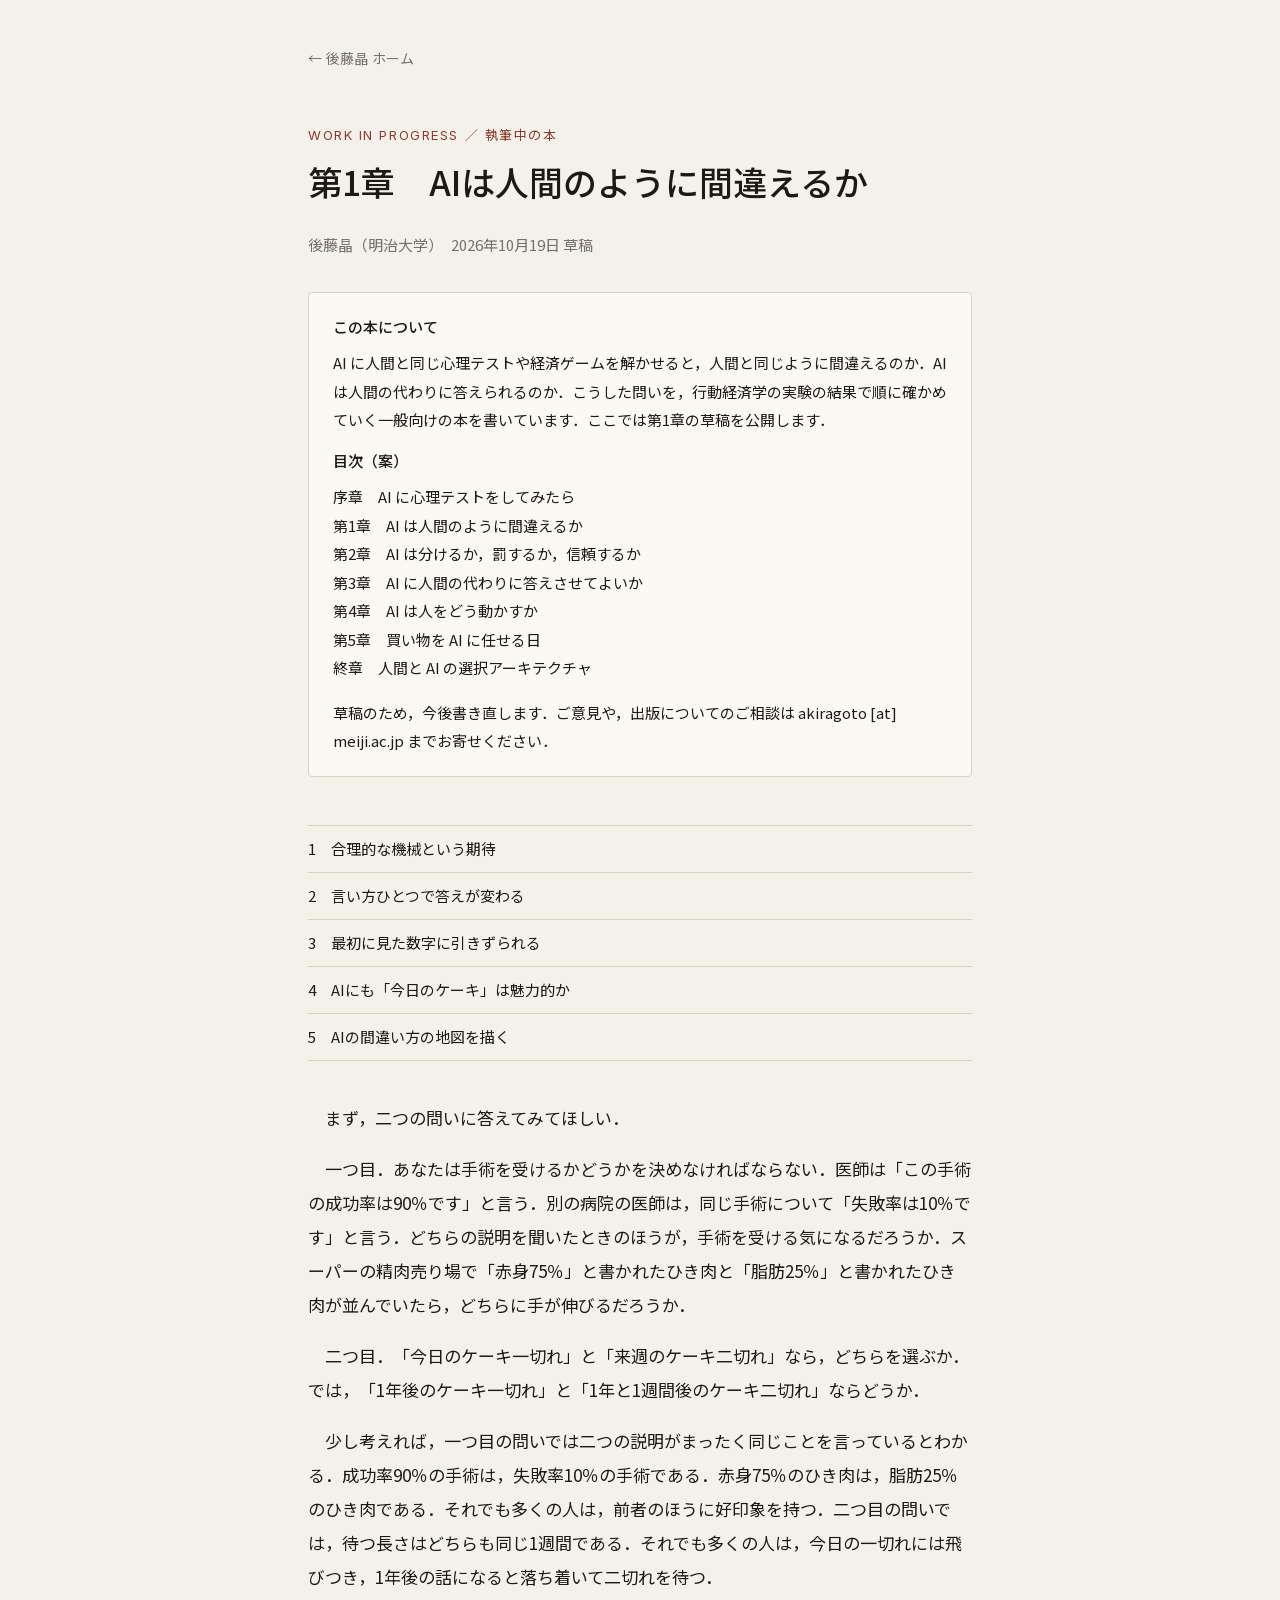
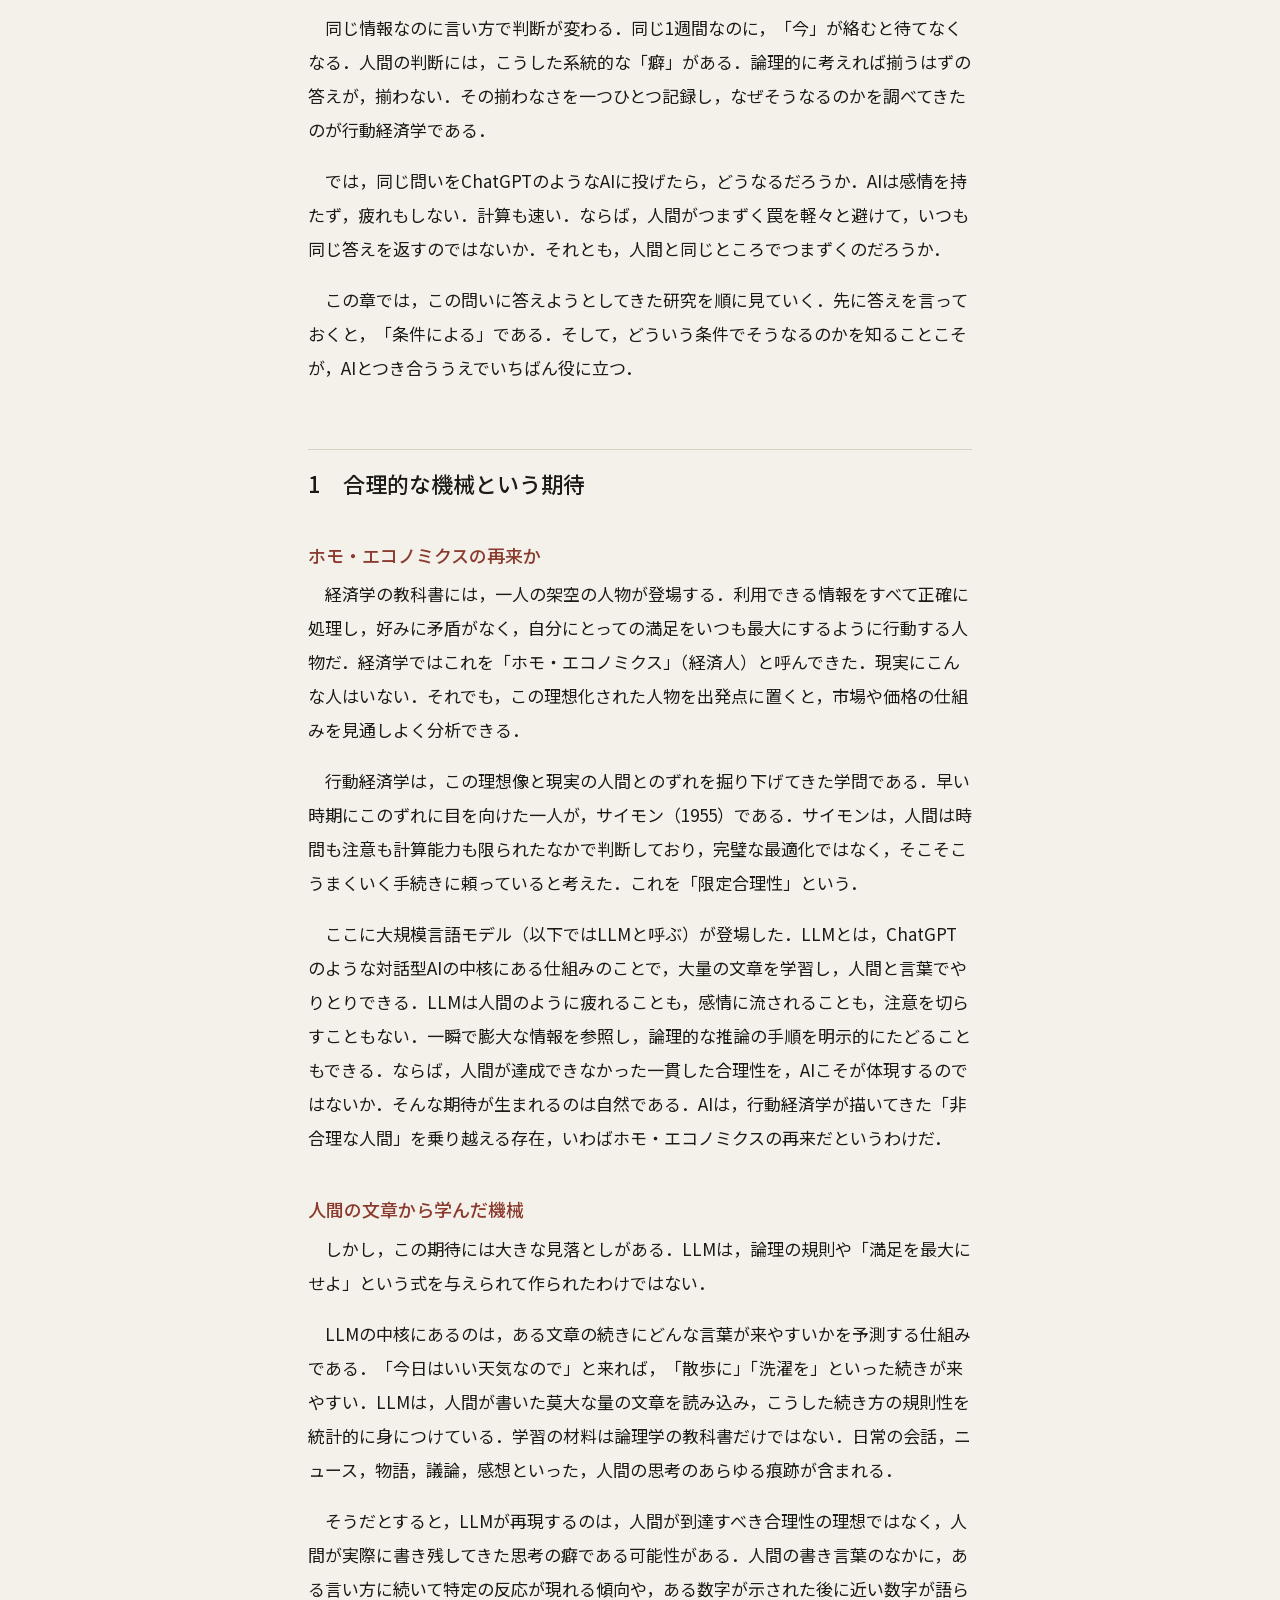
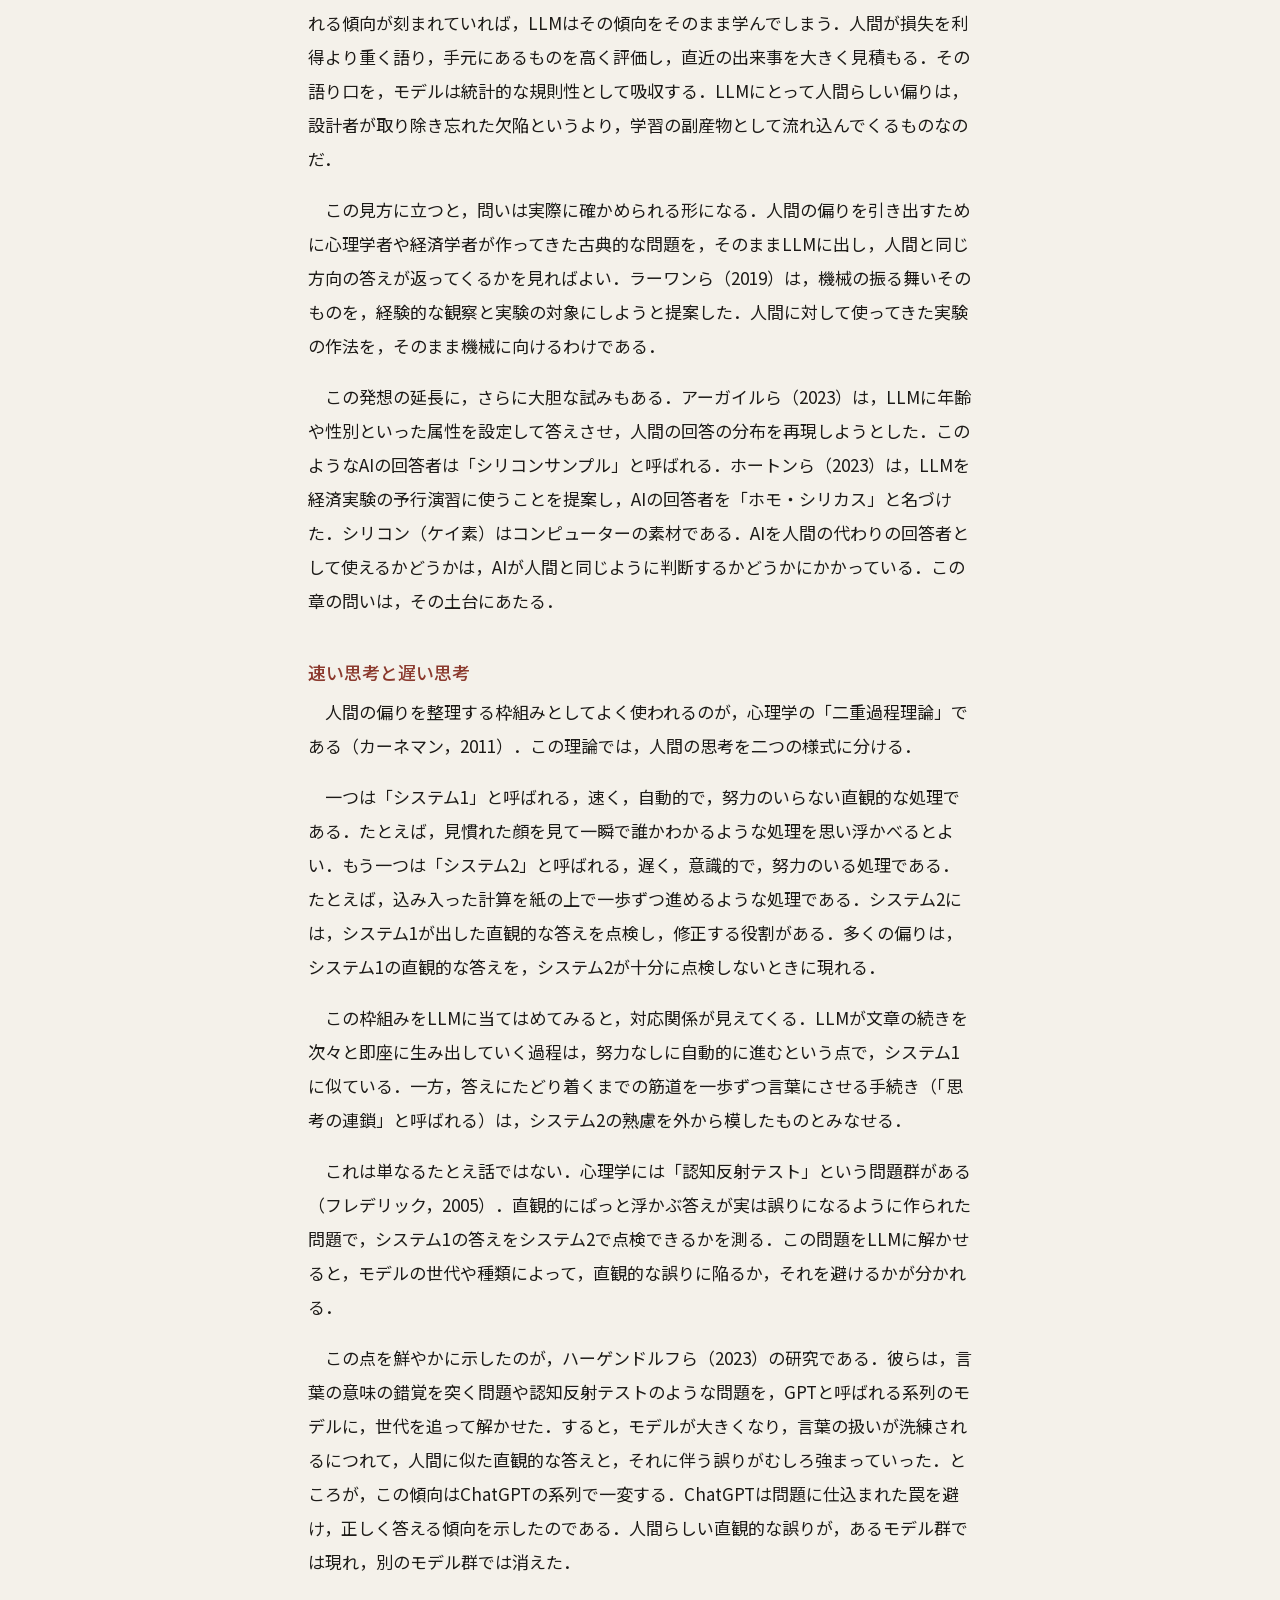
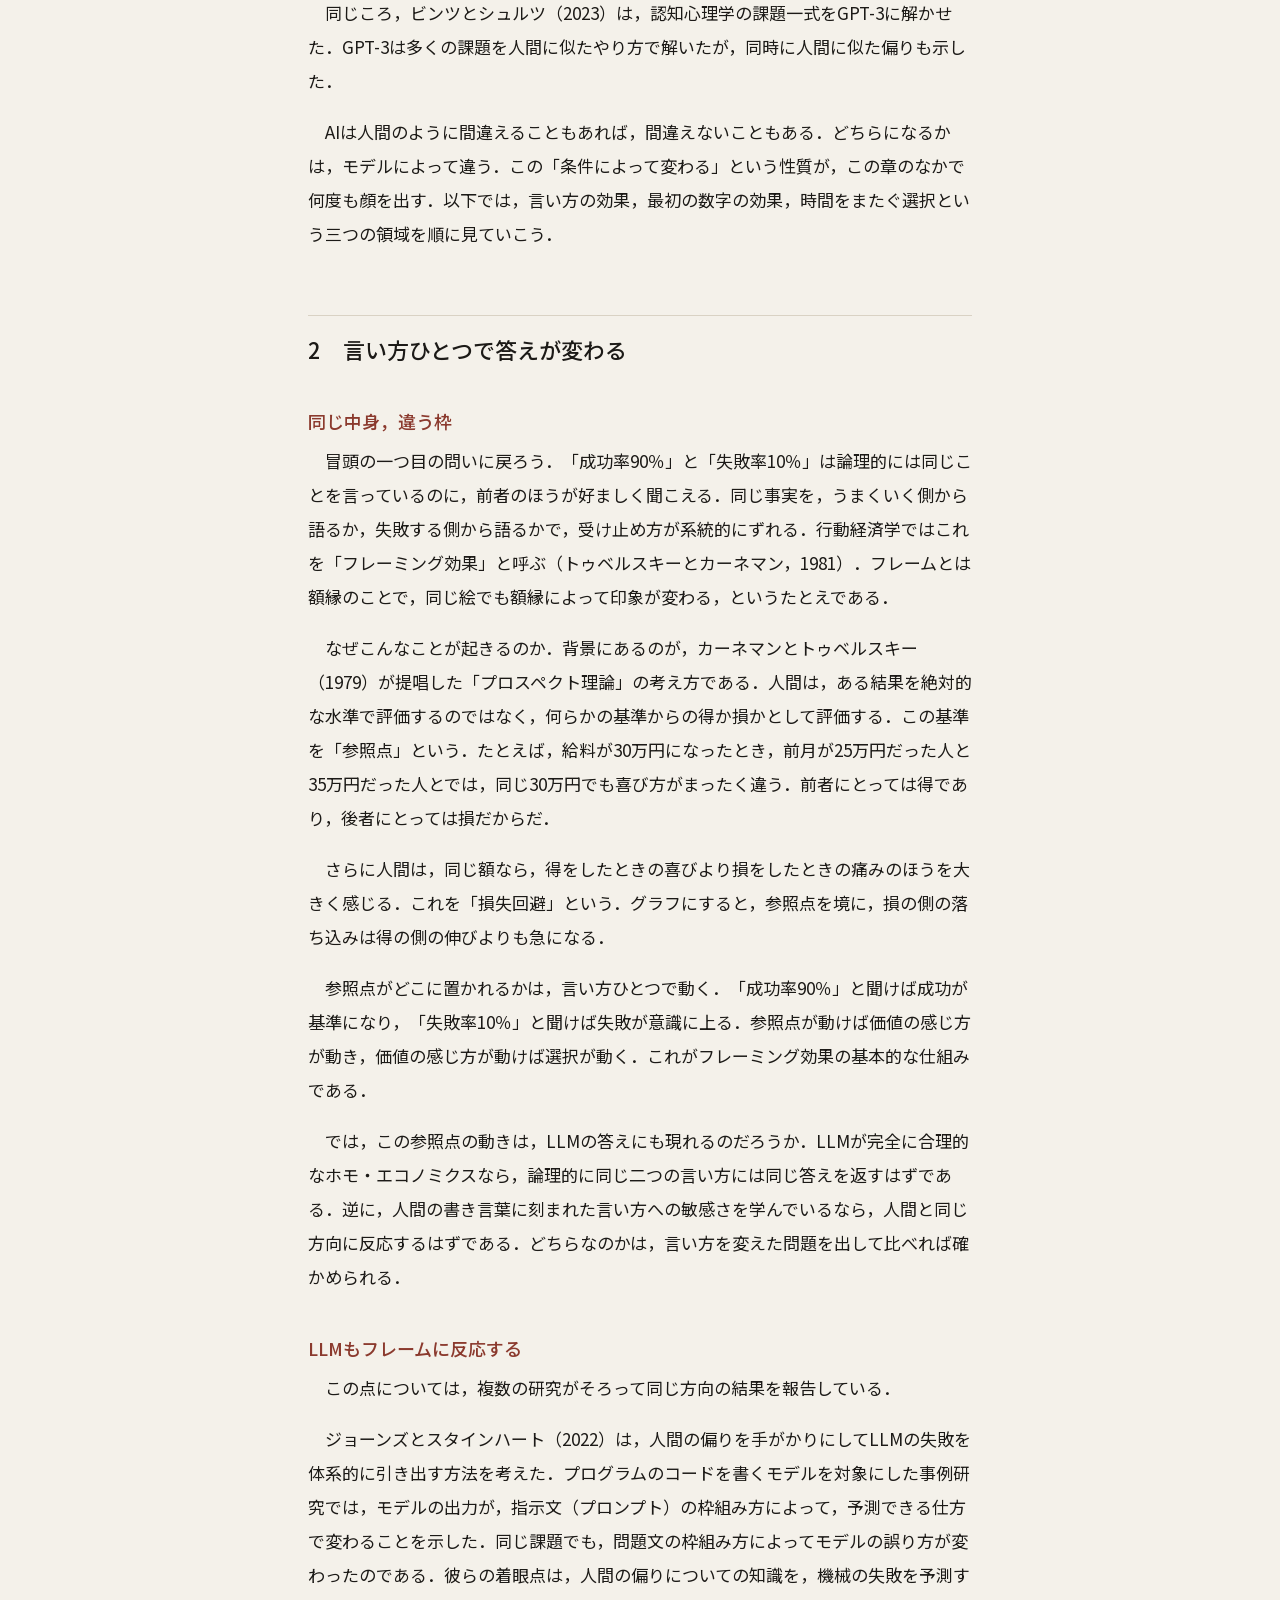
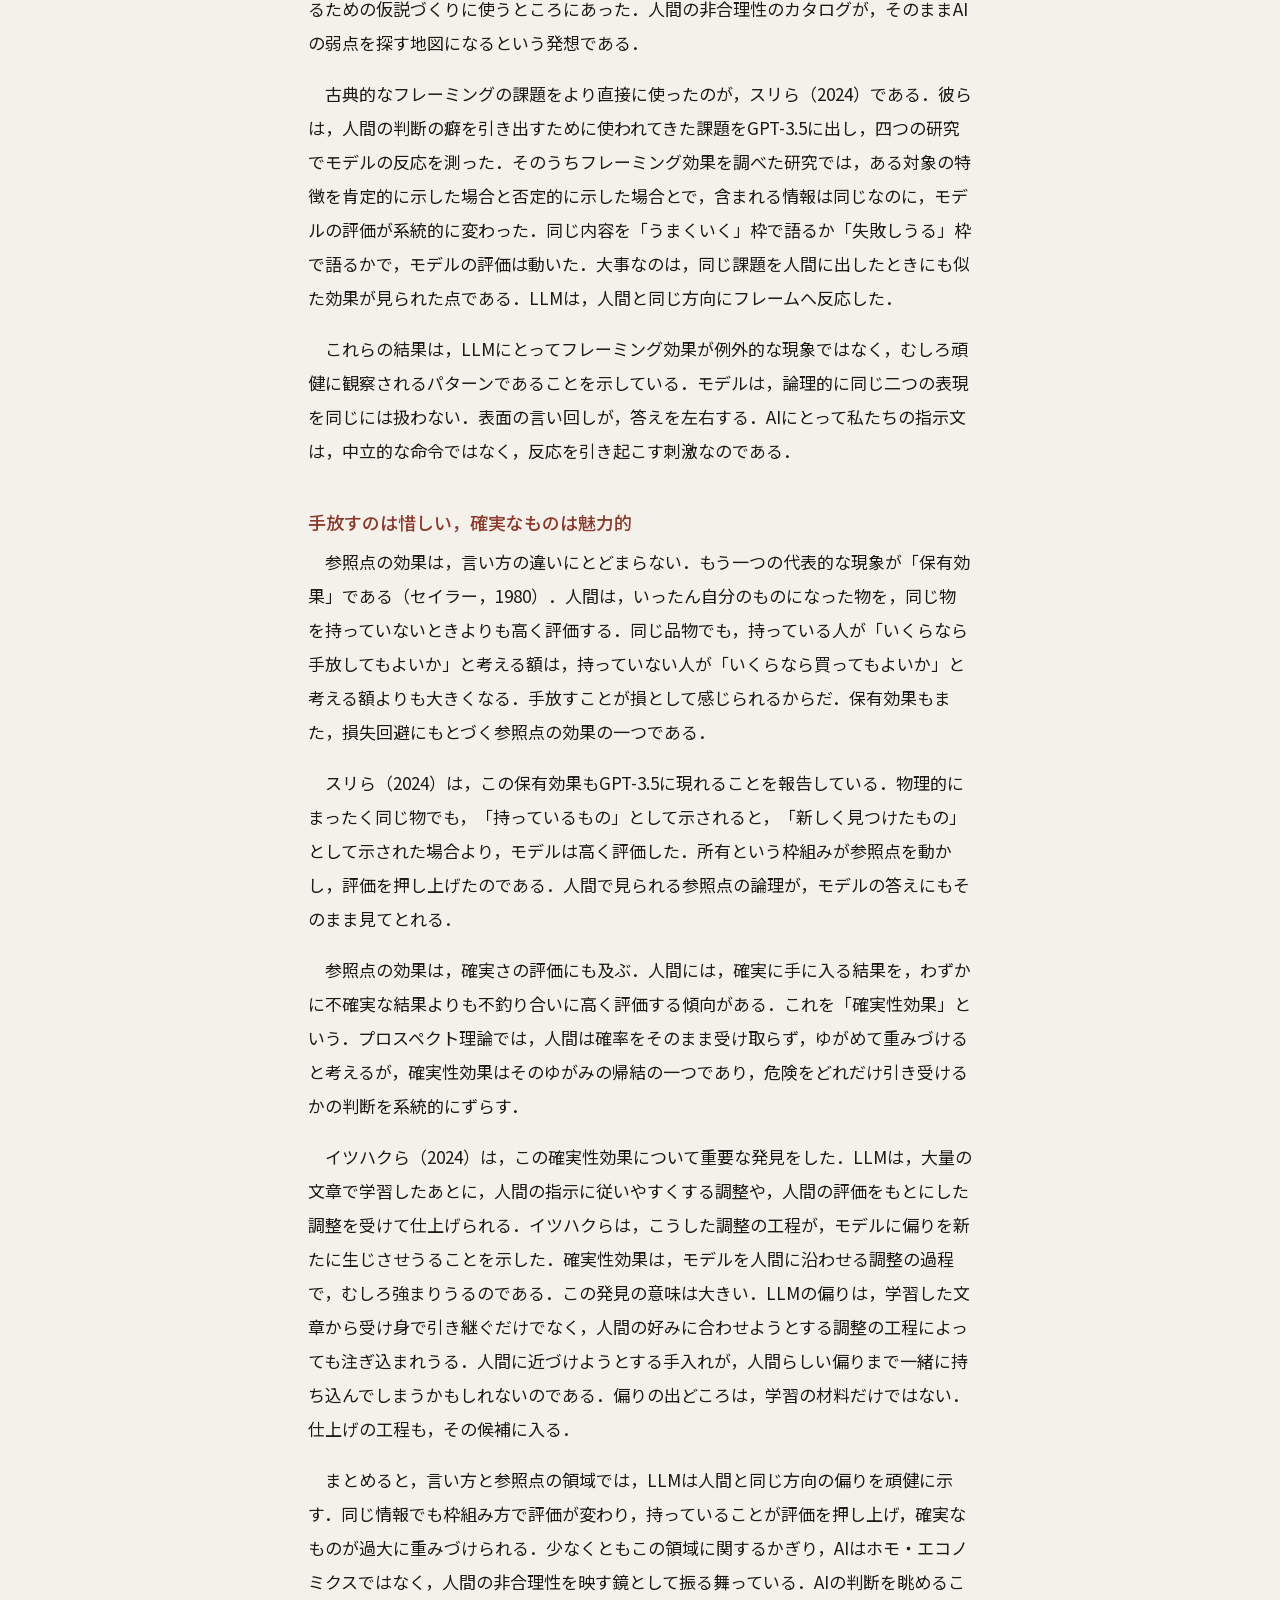
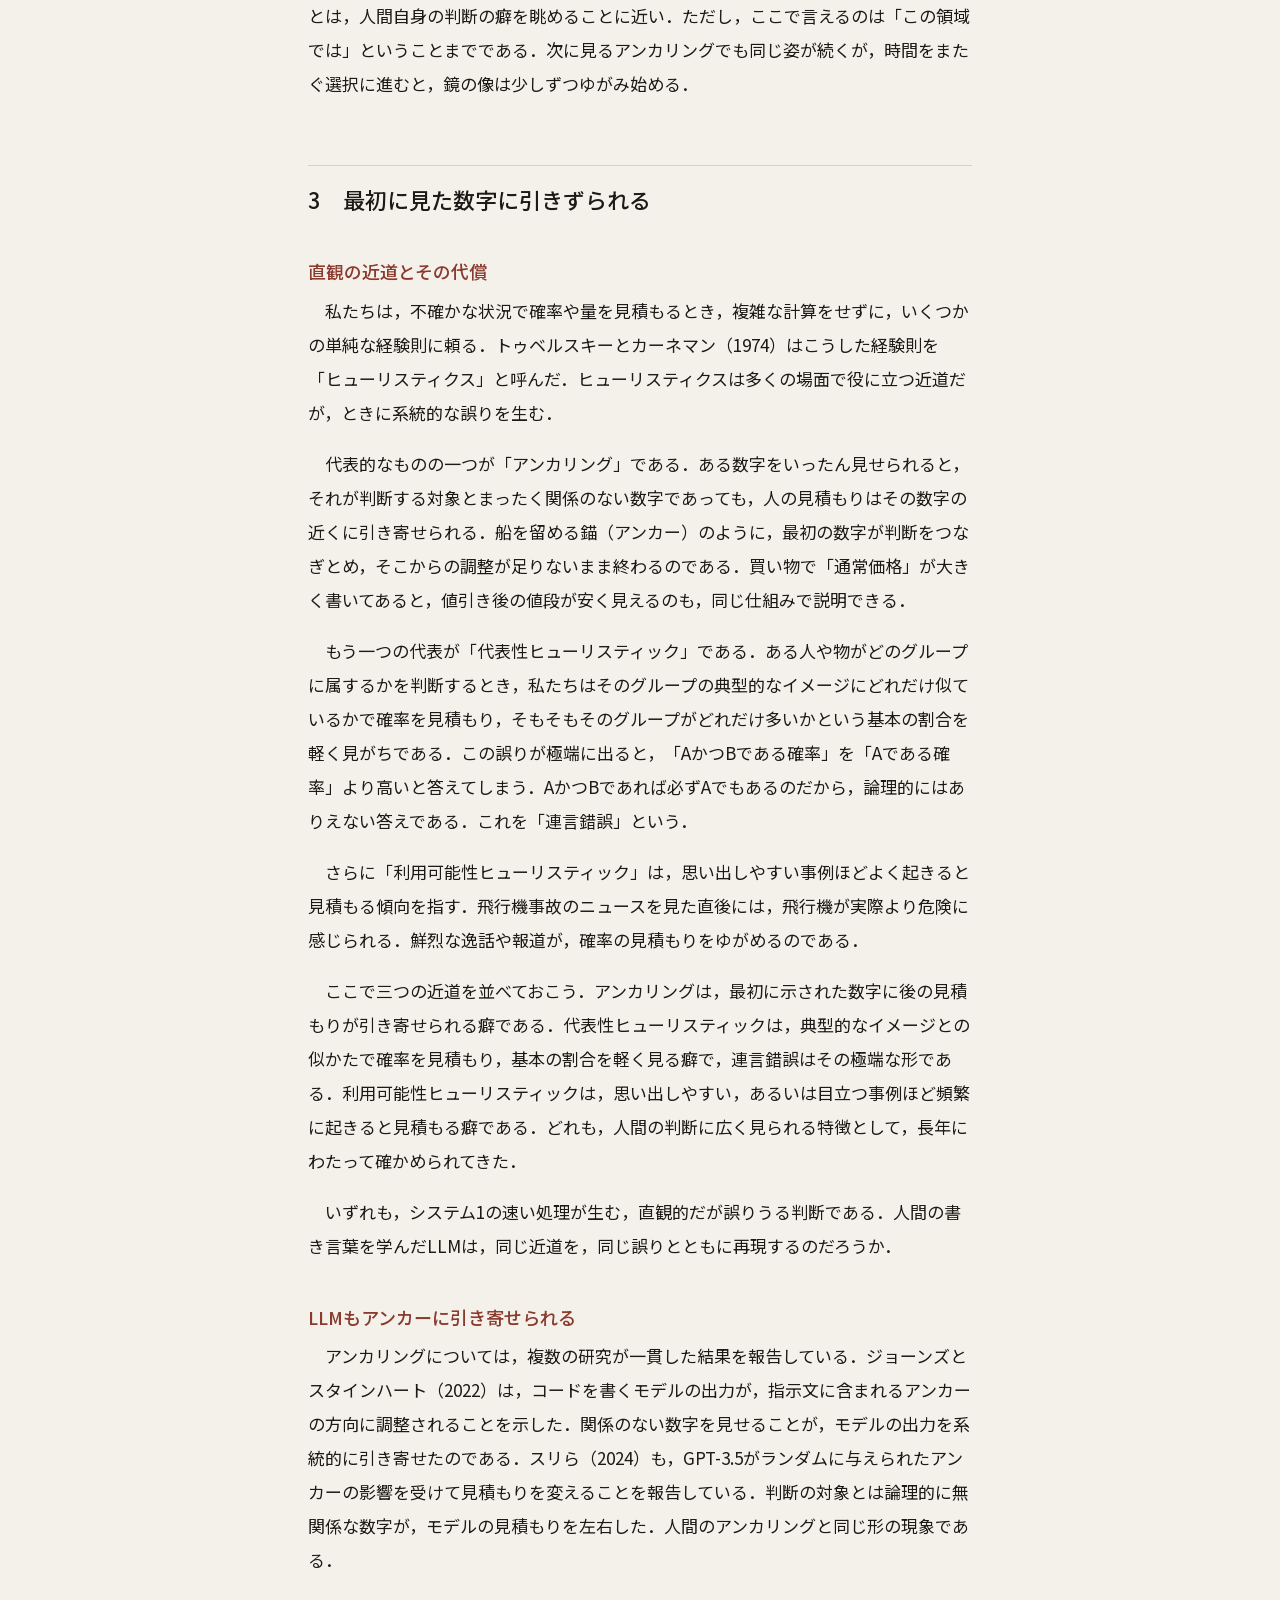
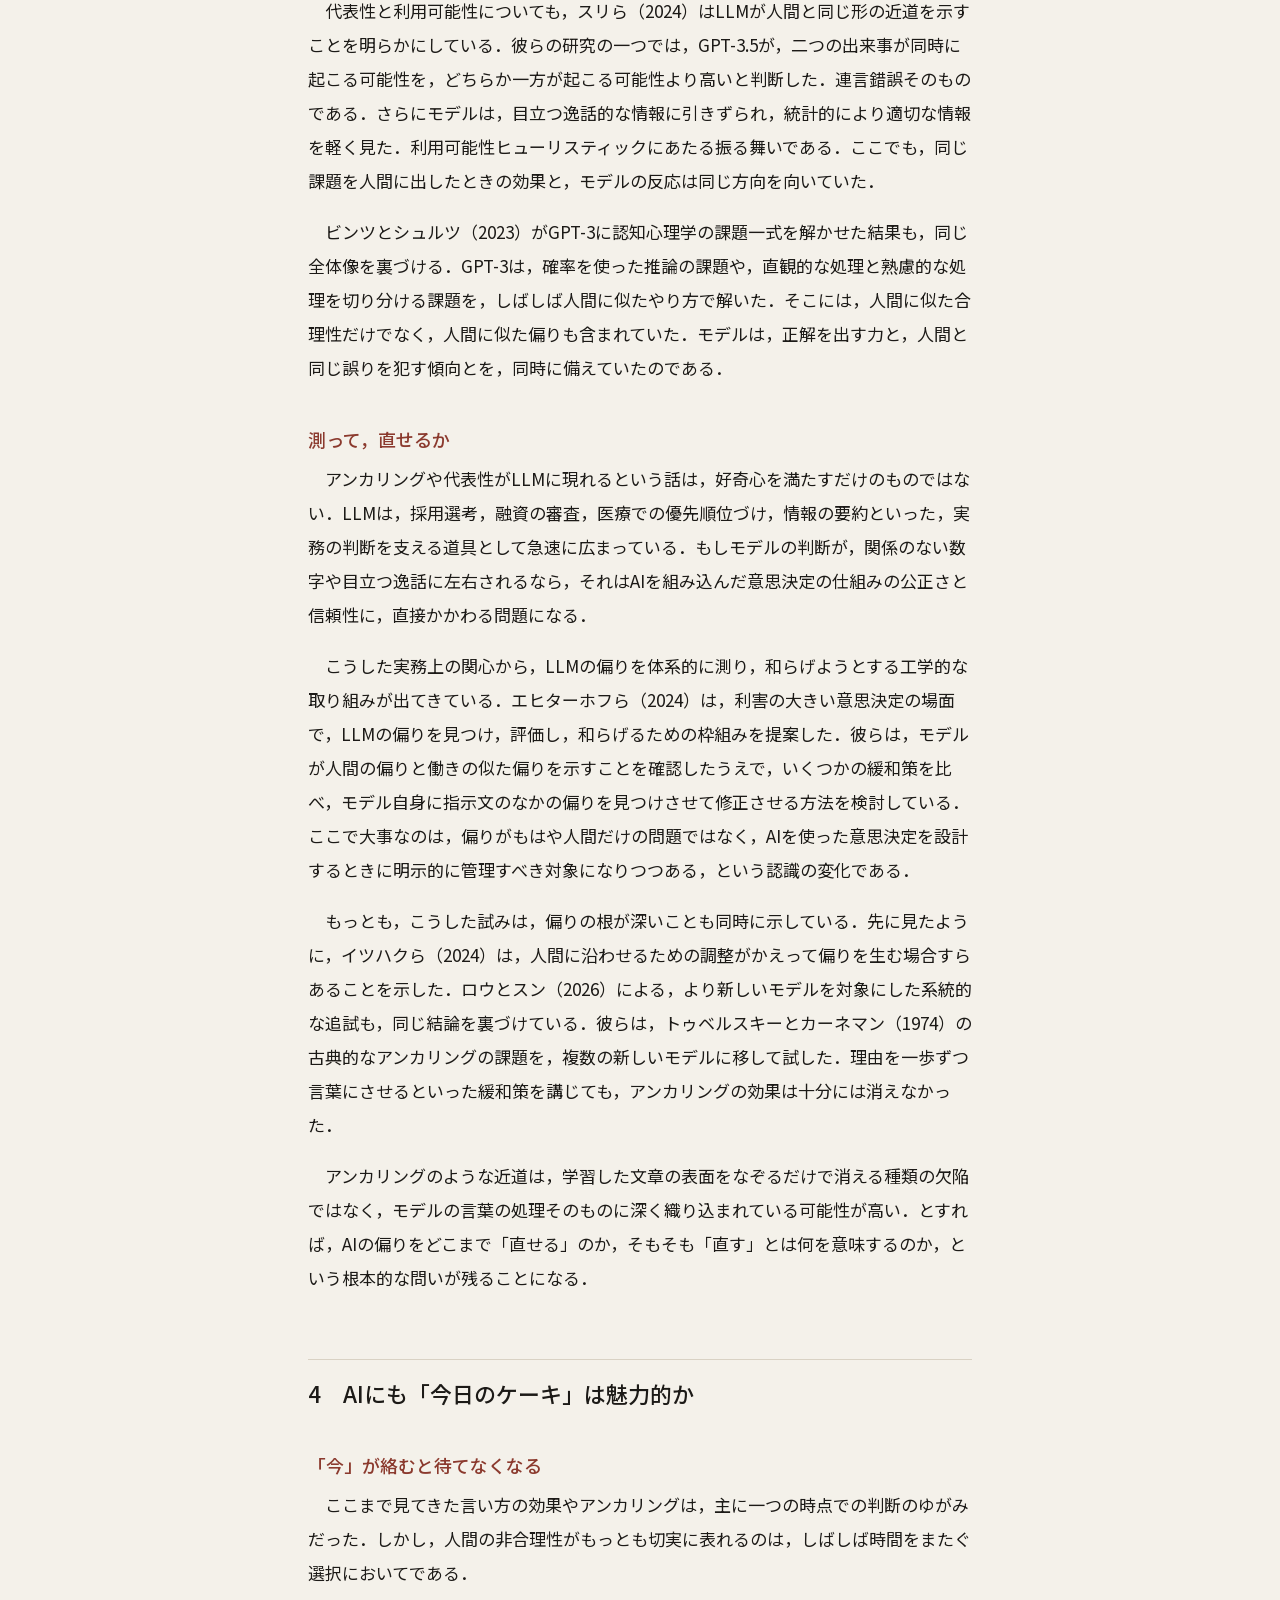
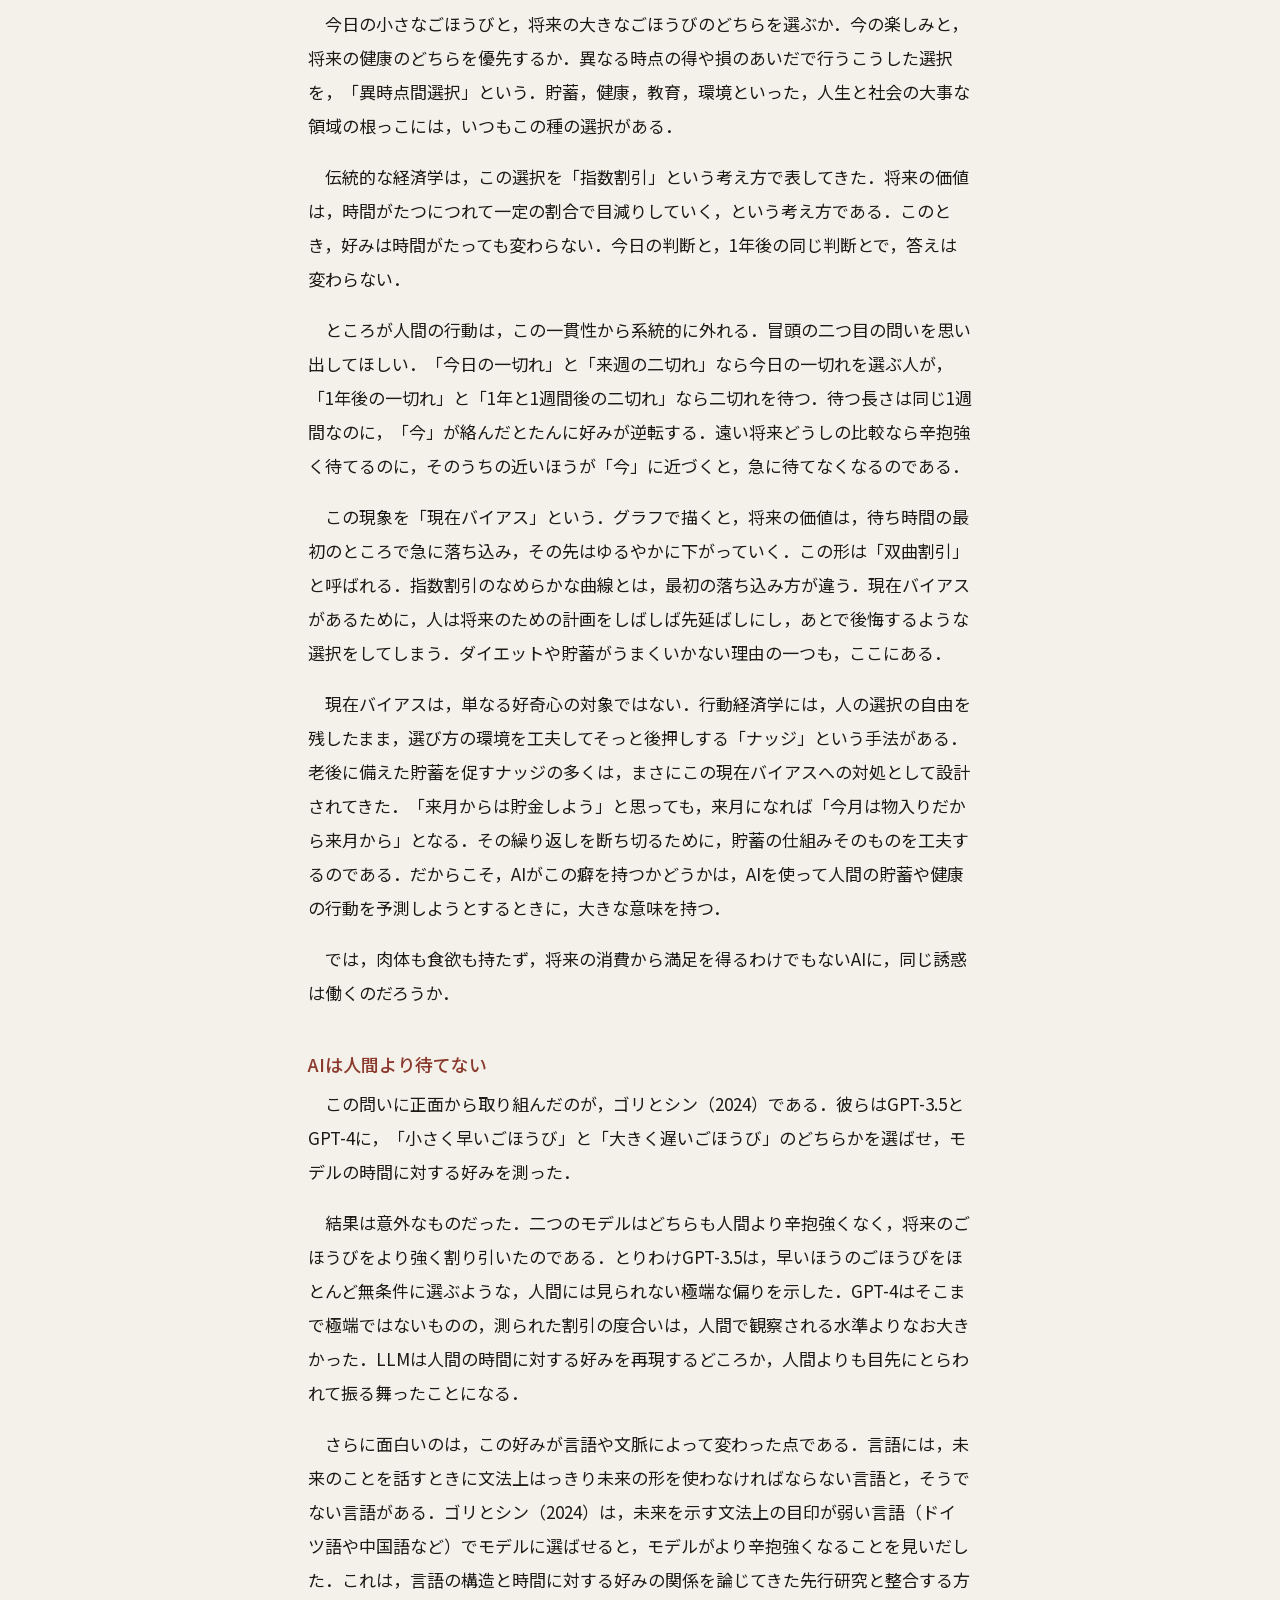
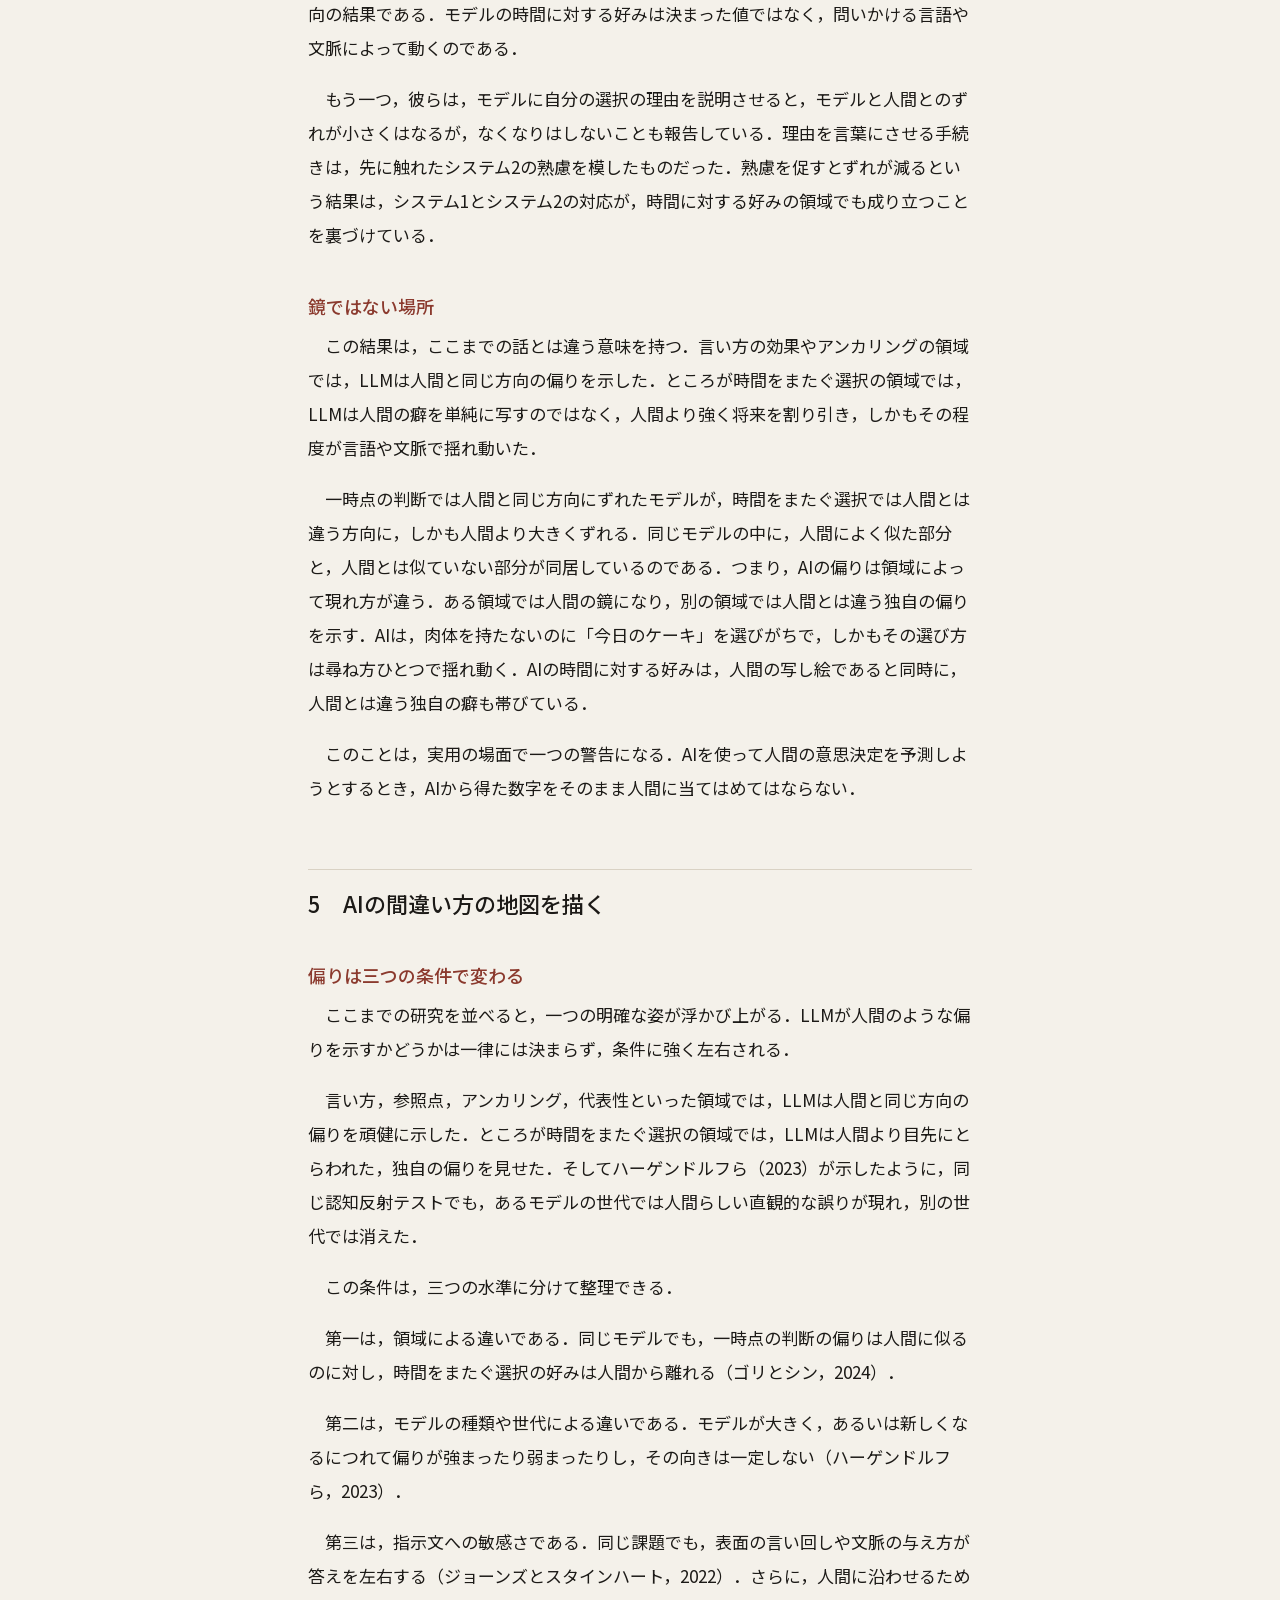
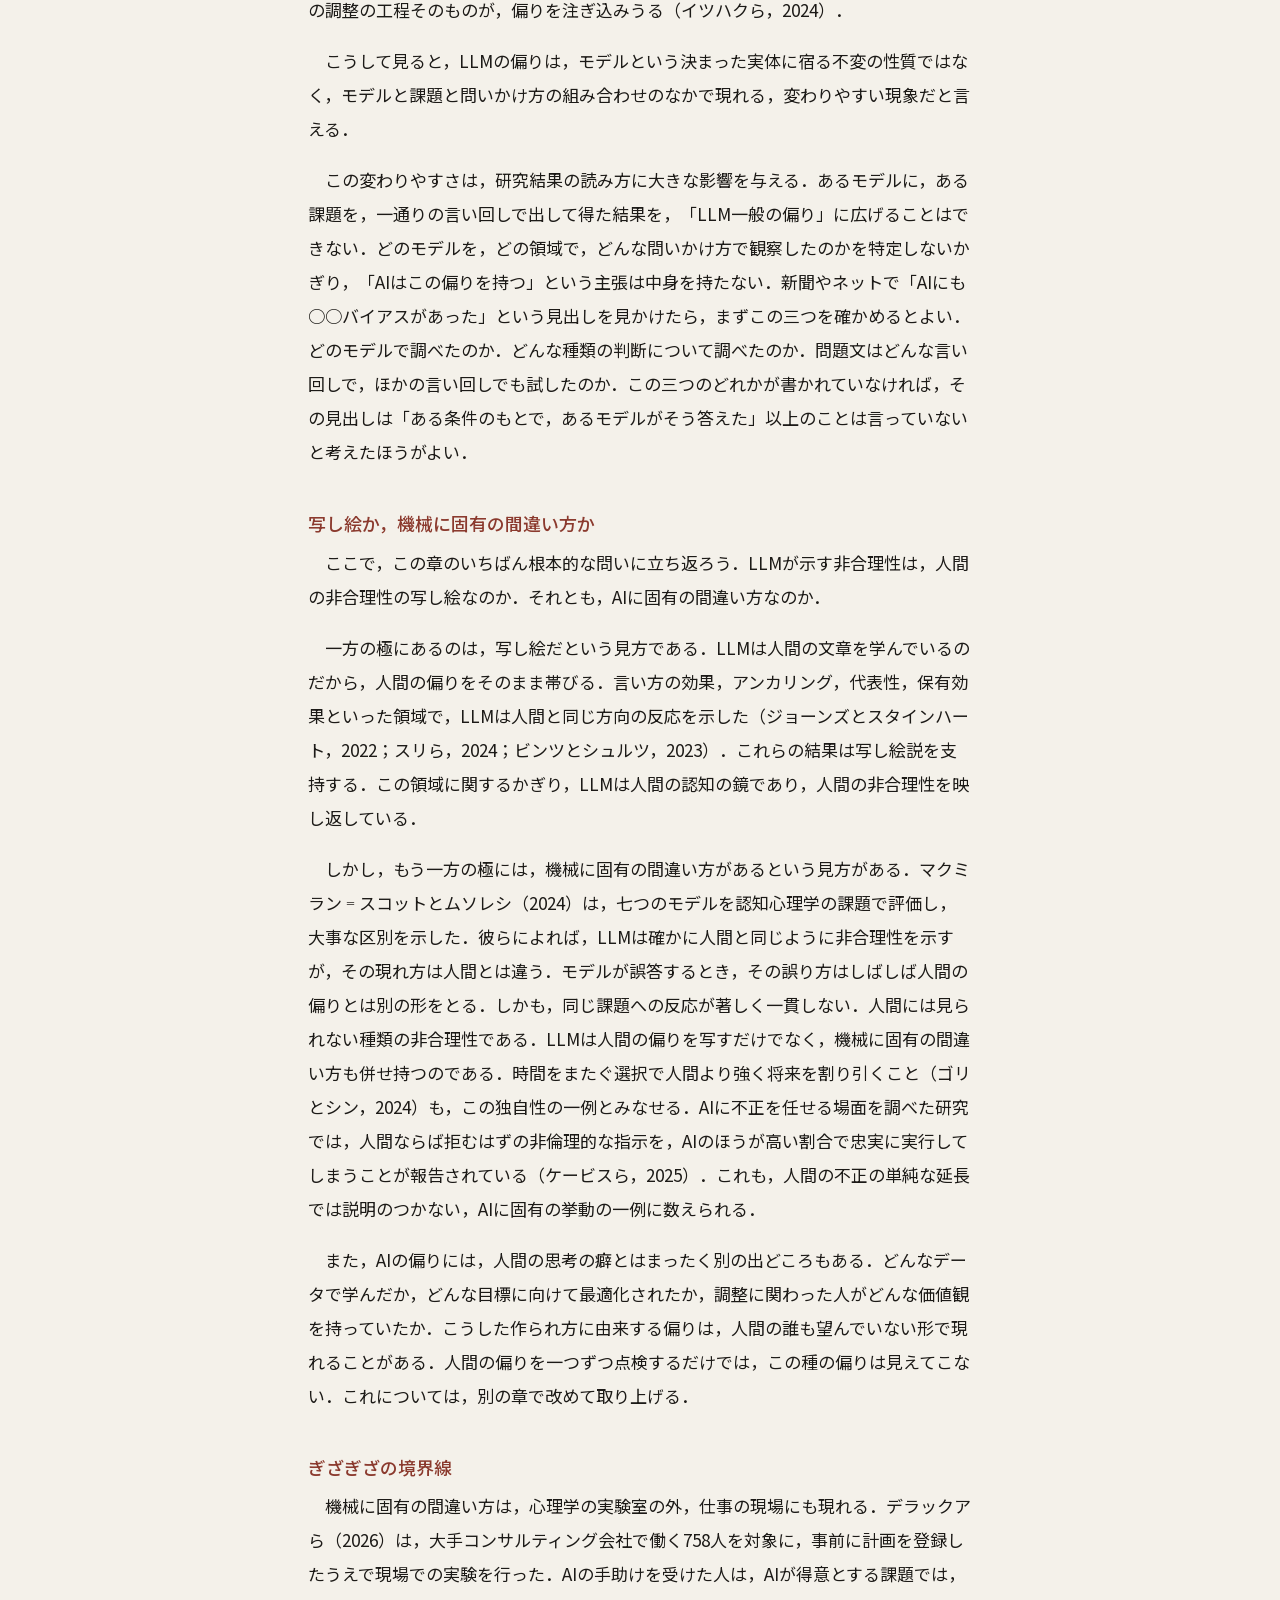
<file: book-ai/index.html>
<!doctype html>
<html lang="ja">
<head>
<meta charset="utf-8">
<meta name="viewport" content="width=device-width, initial-scale=1, viewport-fit=cover">
<title>執筆中の本　第1章 AIは人間のように間違えるか｜後藤晶</title>
<meta name="description" content="行動経済学の実験で AI の判断の癖を確かめる一般向けの本を執筆中です．第1章の草稿を公開しています．">
<link rel="canonical" href="https://akrgt.github.io/book-ai/">
<meta property="og:title" content="執筆中の本　第1章 AIは人間のように間違えるか">
<meta property="og:description" content="行動経済学の実験で AI の判断の癖を確かめる一般向けの本の，第1章の草稿です．">
<meta property="og:url" content="https://akrgt.github.io/book-ai/">
<meta property="og:type" content="article">
<link rel="stylesheet" href="../assets/fonts.css">
<style>
:root {
  --bg: #f4f1ea; --paper: #fbf9f4; --ink: #1c1a17; --muted: #76706a;
  --rule: #d9d2c4; --accent: #8b3a2e; --accent-soft: #b86d5b;
  --sans: "Noto Sans JP", "Hiragino Kaku Gothic ProN", "Yu Gothic", sans-serif;
  --latin: "Inter", "Noto Sans JP", sans-serif;
  color-scheme: light;
}
@media (prefers-color-scheme: dark) {
  :root:not([data-theme="light"]) {
    --bg: #14130f; --paper: #1a1814; --ink: #f1ece1; --muted: #8b8478;
    --rule: #2e2a23; --accent: #d97a66; --accent-soft: #c98a7a; color-scheme: dark;
  }
}
:root[data-theme="dark"] {
  --bg: #14130f; --paper: #1a1814; --ink: #f1ece1; --muted: #8b8478;
  --rule: #2e2a23; --accent: #d97a66; --accent-soft: #c98a7a; color-scheme: dark;
}
* { box-sizing: border-box; }
body {
  margin: 0; background: var(--bg); color: var(--ink);
  font-family: var(--sans); font-size: 17px; line-height: 2; font-weight: 400;
  -webkit-text-size-adjust: 100%;
}
.wrap {
  max-width: 44rem; margin: 0 auto;
  padding-block: 40px 80px;
  padding-left: max(20px, env(safe-area-inset-left, 0px));
  padding-right: max(20px, env(safe-area-inset-right, 0px));
}
a { color: var(--accent); text-underline-offset: 3px; }
.back { font-family: var(--latin); font-size: 14px; color: var(--muted); text-decoration: none; }
.back:hover { color: var(--accent); }
.label {
  margin: 48px 0 8px; font-family: var(--latin); font-size: 13px;
  letter-spacing: .12em; color: var(--accent);
}
h1 { margin: 0 0 24px; font-size: clamp(26px, 5vw, 34px); line-height: 1.5; font-weight: 500; text-wrap: balance; }
.lead { color: var(--muted); font-size: 15px; line-height: 1.9; }
.about {
  margin: 32px 0 48px; padding: 20px 24px; background: var(--paper);
  border: 1px solid var(--rule); border-radius: 4px; font-size: 15px; line-height: 1.9;
}
.about h2 { margin: 0 0 8px; font-size: 15px; font-weight: 500; border: 0; padding: 0; }
.about ol { margin: 0 0 16px; padding-left: 0; list-style: none; }
.about p { margin: 0 0 12px; text-indent: 0; }
.about p:last-child { margin-bottom: 0; }
.toc { margin: 0 0 40px; padding: 0; list-style: none; font-size: 15px; border-top: 1px solid var(--rule); }
.toc li { border-bottom: 1px solid var(--rule); }
.toc a { display: block; padding: 8px 0; color: var(--ink); text-decoration: none; }
.toc a:hover { color: var(--accent); }
article h2 {
  margin: 64px 0 16px; padding-top: 16px; border-top: 1px solid var(--rule);
  font-size: 22px; line-height: 1.6; font-weight: 500; text-wrap: balance;
}
article h3 { margin: 40px 0 8px; font-size: 18px; line-height: 1.6; font-weight: 500; color: var(--accent); }
article p { margin: 0 0 1em; text-indent: 1em; }
.refs { margin-top: 64px; padding-top: 16px; border-top: 1px solid var(--rule); }
.refs h2 { margin: 0 0 16px; font-size: 18px; font-weight: 500; }
.refs ol { margin: 0; padding-left: 1.6em; font-family: var(--latin); font-size: 14px; line-height: 1.75; color: var(--muted); }
.refs li { margin-bottom: 10px; overflow-wrap: anywhere; }
footer { margin-top: 64px; padding-top: 16px; border-top: 1px solid var(--rule); font-size: 13px; color: var(--muted); line-height: 1.9; }
</style>
</head>
<body>
<div class="wrap">
<a class="back" href="../">← 後藤晶 ホーム</a>

<p class="label">WORK IN PROGRESS ／ 執筆中の本</p>
<h1>第1章　AIは人間のように間違えるか</h1>
<p class="lead">後藤晶（明治大学）　2026年10月19日 草稿</p>

<section class="about">
<h2>この本について</h2>
<p>AI に人間と同じ心理テストや経済ゲームを解かせると，人間と同じように間違えるのか．AI は人間の代わりに答えられるのか．こうした問いを，行動経済学の実験の結果で順に確かめていく一般向けの本を書いています．ここでは第1章の草稿を公開します．</p>
<h2>目次（案）</h2>
<ol>
<li>序章　AI に心理テストをしてみたら</li>
<li>第1章　AI は人間のように間違えるか</li>
<li>第2章　AI は分けるか，罰するか，信頼するか</li>
<li>第3章　AI に人間の代わりに答えさせてよいか</li>
<li>第4章　AI は人をどう動かすか</li>
<li>第5章　買い物を AI に任せる日</li>
<li>終章　人間と AI の選択アーキテクチャ</li>
</ol>
<p>草稿のため，今後書き直します．ご意見や，出版についてのご相談は akiragoto [at] meiji.ac.jp までお寄せください．</p>
</section>

<ol class="toc"><li><a href="#s1">1　合理的な機械という期待</a></li><li><a href="#s2">2　言い方ひとつで答えが変わる</a></li><li><a href="#s3">3　最初に見た数字に引きずられる</a></li><li><a href="#s4">4　AIにも「今日のケーキ」は魅力的か</a></li><li><a href="#s5">5　AIの間違い方の地図を描く</a></li></ol>

<article>
<p>まず，二つの問いに答えてみてほしい．</p>
<p>一つ目．あなたは手術を受けるかどうかを決めなければならない．医師は「この手術の成功率は90％です」と言う．別の病院の医師は，同じ手術について「失敗率は10％です」と言う．どちらの説明を聞いたときのほうが，手術を受ける気になるだろうか．スーパーの精肉売り場で「赤身75％」と書かれたひき肉と「脂肪25％」と書かれたひき肉が並んでいたら，どちらに手が伸びるだろうか．</p>
<p>二つ目．「今日のケーキ一切れ」と「来週のケーキ二切れ」なら，どちらを選ぶか．では，「1年後のケーキ一切れ」と「1年と1週間後のケーキ二切れ」ならどうか．</p>
<p>少し考えれば，一つ目の問いでは二つの説明がまったく同じことを言っているとわかる．成功率90％の手術は，失敗率10％の手術である．赤身75％のひき肉は，脂肪25％のひき肉である．それでも多くの人は，前者のほうに好印象を持つ．二つ目の問いでは，待つ長さはどちらも同じ1週間である．それでも多くの人は，今日の一切れには飛びつき，1年後の話になると落ち着いて二切れを待つ．</p>
<p>同じ情報なのに言い方で判断が変わる．同じ1週間なのに，「今」が絡むと待てなくなる．人間の判断には，こうした系統的な「癖」がある．論理的に考えれば揃うはずの答えが，揃わない．その揃わなさを一つひとつ記録し，なぜそうなるのかを調べてきたのが行動経済学である．</p>
<p>では，同じ問いをChatGPTのようなAIに投げたら，どうなるだろうか．AIは感情を持たず，疲れもしない．計算も速い．ならば，人間がつまずく罠を軽々と避けて，いつも同じ答えを返すのではないか．それとも，人間と同じところでつまずくのだろうか．</p>
<p>この章では，この問いに答えようとしてきた研究を順に見ていく．先に答えを言っておくと，「条件による」である．そして，どういう条件でそうなるのかを知ることこそが，AIとつき合ううえでいちばん役に立つ．</p>
<h2 id="s1">1　合理的な機械という期待</h2>
<h3>ホモ・エコノミクスの再来か</h3>
<p>経済学の教科書には，一人の架空の人物が登場する．利用できる情報をすべて正確に処理し，好みに矛盾がなく，自分にとっての満足をいつも最大にするように行動する人物だ．経済学ではこれを「ホモ・エコノミクス」（経済人）と呼んできた．現実にこんな人はいない．それでも，この理想化された人物を出発点に置くと，市場や価格の仕組みを見通しよく分析できる．</p>
<p>行動経済学は，この理想像と現実の人間とのずれを掘り下げてきた学問である．早い時期にこのずれに目を向けた一人が，サイモン（1955）である．サイモンは，人間は時間も注意も計算能力も限られたなかで判断しており，完璧な最適化ではなく，そこそこうまくいく手続きに頼っていると考えた．これを「限定合理性」という．</p>
<p>ここに大規模言語モデル（以下ではLLMと呼ぶ）が登場した．LLMとは，ChatGPTのような対話型AIの中核にある仕組みのことで，大量の文章を学習し，人間と言葉でやりとりできる．LLMは人間のように疲れることも，感情に流されることも，注意を切らすこともない．一瞬で膨大な情報を参照し，論理的な推論の手順を明示的にたどることもできる．ならば，人間が達成できなかった一貫した合理性を，AIこそが体現するのではないか．そんな期待が生まれるのは自然である．AIは，行動経済学が描いてきた「非合理な人間」を乗り越える存在，いわばホモ・エコノミクスの再来だというわけだ．</p>
<h3>人間の文章から学んだ機械</h3>
<p>しかし，この期待には大きな見落としがある．LLMは，論理の規則や「満足を最大にせよ」という式を与えられて作られたわけではない．</p>
<p>LLMの中核にあるのは，ある文章の続きにどんな言葉が来やすいかを予測する仕組みである．「今日はいい天気なので」と来れば，「散歩に」「洗濯を」といった続きが来やすい．LLMは，人間が書いた莫大な量の文章を読み込み，こうした続き方の規則性を統計的に身につけている．学習の材料は論理学の教科書だけではない．日常の会話，ニュース，物語，議論，感想といった，人間の思考のあらゆる痕跡が含まれる．</p>
<p>そうだとすると，LLMが再現するのは，人間が到達すべき合理性の理想ではなく，人間が実際に書き残してきた思考の癖である可能性がある．人間の書き言葉のなかに，ある言い方に続いて特定の反応が現れる傾向や，ある数字が示された後に近い数字が語られる傾向が刻まれていれば，LLMはその傾向をそのまま学んでしまう．人間が損失を利得より重く語り，手元にあるものを高く評価し，直近の出来事を大きく見積もる．その語り口を，モデルは統計的な規則性として吸収する．LLMにとって人間らしい偏りは，設計者が取り除き忘れた欠陥というより，学習の副産物として流れ込んでくるものなのだ．</p>
<p>この見方に立つと，問いは実際に確かめられる形になる．人間の偏りを引き出すために心理学者や経済学者が作ってきた古典的な問題を，そのままLLMに出し，人間と同じ方向の答えが返ってくるかを見ればよい．ラーワンら（2019）は，機械の振る舞いそのものを，経験的な観察と実験の対象にしようと提案した．人間に対して使ってきた実験の作法を，そのまま機械に向けるわけである．</p>
<p>この発想の延長に，さらに大胆な試みもある．アーガイルら（2023）は，LLMに年齢や性別といった属性を設定して答えさせ，人間の回答の分布を再現しようとした．このようなAIの回答者は「シリコンサンプル」と呼ばれる．ホートンら（2023）は，LLMを経済実験の予行演習に使うことを提案し，AIの回答者を「ホモ・シリカス」と名づけた．シリコン（ケイ素）はコンピューターの素材である．AIを人間の代わりの回答者として使えるかどうかは，AIが人間と同じように判断するかどうかにかかっている．この章の問いは，その土台にあたる．</p>
<h3>速い思考と遅い思考</h3>
<p>人間の偏りを整理する枠組みとしてよく使われるのが，心理学の「二重過程理論」である（カーネマン，2011）．この理論では，人間の思考を二つの様式に分ける．</p>
<p>一つは「システム1」と呼ばれる，速く，自動的で，努力のいらない直観的な処理である．たとえば，見慣れた顔を見て一瞬で誰かわかるような処理を思い浮かべるとよい．もう一つは「システム2」と呼ばれる，遅く，意識的で，努力のいる処理である．たとえば，込み入った計算を紙の上で一歩ずつ進めるような処理である．システム2には，システム1が出した直観的な答えを点検し，修正する役割がある．多くの偏りは，システム1の直観的な答えを，システム2が十分に点検しないときに現れる．</p>
<p>この枠組みをLLMに当てはめてみると，対応関係が見えてくる．LLMが文章の続きを次々と即座に生み出していく過程は，努力なしに自動的に進むという点で，システム1に似ている．一方，答えにたどり着くまでの筋道を一歩ずつ言葉にさせる手続き（「思考の連鎖」と呼ばれる）は，システム2の熟慮を外から模したものとみなせる．</p>
<p>これは単なるたとえ話ではない．心理学には「認知反射テスト」という問題群がある（フレデリック，2005）．直観的にぱっと浮かぶ答えが実は誤りになるように作られた問題で，システム1の答えをシステム2で点検できるかを測る．この問題をLLMに解かせると，モデルの世代や種類によって，直観的な誤りに陥るか，それを避けるかが分かれる．</p>
<p>この点を鮮やかに示したのが，ハーゲンドルフら（2023）の研究である．彼らは，言葉の意味の錯覚を突く問題や認知反射テストのような問題を，GPTと呼ばれる系列のモデルに，世代を追って解かせた．すると，モデルが大きくなり，言葉の扱いが洗練されるにつれて，人間に似た直観的な答えと，それに伴う誤りがむしろ強まっていった．ところが，この傾向はChatGPTの系列で一変する．ChatGPTは問題に仕込まれた罠を避け，正しく答える傾向を示したのである．人間らしい直観的な誤りが，あるモデル群では現れ，別のモデル群では消えた．</p>
<p>同じころ，ビンツとシュルツ（2023）は，認知心理学の課題一式をGPT-3に解かせた．GPT-3は多くの課題を人間に似たやり方で解いたが，同時に人間に似た偏りも示した．</p>
<p>AIは人間のように間違えることもあれば，間違えないこともある．どちらになるかは，モデルによって違う．この「条件によって変わる」という性質が，この章のなかで何度も顔を出す．以下では，言い方の効果，最初の数字の効果，時間をまたぐ選択という三つの領域を順に見ていこう．</p>
<h2 id="s2">2　言い方ひとつで答えが変わる</h2>
<h3>同じ中身，違う枠</h3>
<p>冒頭の一つ目の問いに戻ろう．「成功率90％」と「失敗率10％」は論理的には同じことを言っているのに，前者のほうが好ましく聞こえる．同じ事実を，うまくいく側から語るか，失敗する側から語るかで，受け止め方が系統的にずれる．行動経済学ではこれを「フレーミング効果」と呼ぶ（トゥベルスキーとカーネマン，1981）．フレームとは額縁のことで，同じ絵でも額縁によって印象が変わる，というたとえである．</p>
<p>なぜこんなことが起きるのか．背景にあるのが，カーネマンとトゥベルスキー（1979）が提唱した「プロスペクト理論」の考え方である．人間は，ある結果を絶対的な水準で評価するのではなく，何らかの基準からの得か損かとして評価する．この基準を「参照点」という．たとえば，給料が30万円になったとき，前月が25万円だった人と35万円だった人とでは，同じ30万円でも喜び方がまったく違う．前者にとっては得であり，後者にとっては損だからだ．</p>
<p>さらに人間は，同じ額なら，得をしたときの喜びより損をしたときの痛みのほうを大きく感じる．これを「損失回避」という．グラフにすると，参照点を境に，損の側の落ち込みは得の側の伸びよりも急になる．</p>
<p>参照点がどこに置かれるかは，言い方ひとつで動く．「成功率90％」と聞けば成功が基準になり，「失敗率10％」と聞けば失敗が意識に上る．参照点が動けば価値の感じ方が動き，価値の感じ方が動けば選択が動く．これがフレーミング効果の基本的な仕組みである．</p>
<p>では，この参照点の動きは，LLMの答えにも現れるのだろうか．LLMが完全に合理的なホモ・エコノミクスなら，論理的に同じ二つの言い方には同じ答えを返すはずである．逆に，人間の書き言葉に刻まれた言い方への敏感さを学んでいるなら，人間と同じ方向に反応するはずである．どちらなのかは，言い方を変えた問題を出して比べれば確かめられる．</p>
<h3>LLMもフレームに反応する</h3>
<p>この点については，複数の研究がそろって同じ方向の結果を報告している．</p>
<p>ジョーンズとスタインハート（2022）は，人間の偏りを手がかりにしてLLMの失敗を体系的に引き出す方法を考えた．プログラムのコードを書くモデルを対象にした事例研究では，モデルの出力が，指示文（プロンプト）の枠組み方によって，予測できる仕方で変わることを示した．同じ課題でも，問題文の枠組み方によってモデルの誤り方が変わったのである．彼らの着眼点は，人間の偏りについての知識を，機械の失敗を予測するための仮説づくりに使うところにあった．人間の非合理性のカタログが，そのままAIの弱点を探す地図になるという発想である．</p>
<p>古典的なフレーミングの課題をより直接に使ったのが，スリら（2024）である．彼らは，人間の判断の癖を引き出すために使われてきた課題をGPT-3.5に出し，四つの研究でモデルの反応を測った．そのうちフレーミング効果を調べた研究では，ある対象の特徴を肯定的に示した場合と否定的に示した場合とで，含まれる情報は同じなのに，モデルの評価が系統的に変わった．同じ内容を「うまくいく」枠で語るか「失敗しうる」枠で語るかで，モデルの評価は動いた．大事なのは，同じ課題を人間に出したときにも似た効果が見られた点である．LLMは，人間と同じ方向にフレームへ反応した．</p>
<p>これらの結果は，LLMにとってフレーミング効果が例外的な現象ではなく，むしろ頑健に観察されるパターンであることを示している．モデルは，論理的に同じ二つの表現を同じには扱わない．表面の言い回しが，答えを左右する．AIにとって私たちの指示文は，中立的な命令ではなく，反応を引き起こす刺激なのである．</p>
<h3>手放すのは惜しい，確実なものは魅力的</h3>
<p>参照点の効果は，言い方の違いにとどまらない．もう一つの代表的な現象が「保有効果」である（セイラー，1980）．人間は，いったん自分のものになった物を，同じ物を持っていないときよりも高く評価する．同じ品物でも，持っている人が「いくらなら手放してもよいか」と考える額は，持っていない人が「いくらなら買ってもよいか」と考える額よりも大きくなる．手放すことが損として感じられるからだ．保有効果もまた，損失回避にもとづく参照点の効果の一つである．</p>
<p>スリら（2024）は，この保有効果もGPT-3.5に現れることを報告している．物理的にまったく同じ物でも，「持っているもの」として示されると，「新しく見つけたもの」として示された場合より，モデルは高く評価した．所有という枠組みが参照点を動かし，評価を押し上げたのである．人間で見られる参照点の論理が，モデルの答えにもそのまま見てとれる．</p>
<p>参照点の効果は，確実さの評価にも及ぶ．人間には，確実に手に入る結果を，わずかに不確実な結果よりも不釣り合いに高く評価する傾向がある．これを「確実性効果」という．プロスペクト理論では，人間は確率をそのまま受け取らず，ゆがめて重みづけると考えるが，確実性効果はそのゆがみの帰結の一つであり，危険をどれだけ引き受けるかの判断を系統的にずらす．</p>
<p>イツハクら（2024）は，この確実性効果について重要な発見をした．LLMは，大量の文章で学習したあとに，人間の指示に従いやすくする調整や，人間の評価をもとにした調整を受けて仕上げられる．イツハクらは，こうした調整の工程が，モデルに偏りを新たに生じさせうることを示した．確実性効果は，モデルを人間に沿わせる調整の過程で，むしろ強まりうるのである．この発見の意味は大きい．LLMの偏りは，学習した文章から受け身で引き継ぐだけでなく，人間の好みに合わせようとする調整の工程によっても注ぎ込まれうる．人間に近づけようとする手入れが，人間らしい偏りまで一緒に持ち込んでしまうかもしれないのである．偏りの出どころは，学習の材料だけではない．仕上げの工程も，その候補に入る．</p>
<p>まとめると，言い方と参照点の領域では，LLMは人間と同じ方向の偏りを頑健に示す．同じ情報でも枠組み方で評価が変わり，持っていることが評価を押し上げ，確実なものが過大に重みづけられる．少なくともこの領域に関するかぎり，AIはホモ・エコノミクスではなく，人間の非合理性を映す鏡として振る舞っている．AIの判断を眺めることは，人間自身の判断の癖を眺めることに近い．ただし，ここで言えるのは「この領域では」ということまでである．次に見るアンカリングでも同じ姿が続くが，時間をまたぐ選択に進むと，鏡の像は少しずつゆがみ始める．</p>
<h2 id="s3">3　最初に見た数字に引きずられる</h2>
<h3>直観の近道とその代償</h3>
<p>私たちは，不確かな状況で確率や量を見積もるとき，複雑な計算をせずに，いくつかの単純な経験則に頼る．トゥベルスキーとカーネマン（1974）はこうした経験則を「ヒューリスティクス」と呼んだ．ヒューリスティクスは多くの場面で役に立つ近道だが，ときに系統的な誤りを生む．</p>
<p>代表的なものの一つが「アンカリング」である．ある数字をいったん見せられると，それが判断する対象とまったく関係のない数字であっても，人の見積もりはその数字の近くに引き寄せられる．船を留める錨（アンカー）のように，最初の数字が判断をつなぎとめ，そこからの調整が足りないまま終わるのである．買い物で「通常価格」が大きく書いてあると，値引き後の値段が安く見えるのも，同じ仕組みで説明できる．</p>
<p>もう一つの代表が「代表性ヒューリスティック」である．ある人や物がどのグループに属するかを判断するとき，私たちはそのグループの典型的なイメージにどれだけ似ているかで確率を見積もり，そもそもそのグループがどれだけ多いかという基本の割合を軽く見がちである．この誤りが極端に出ると，「AかつBである確率」を「Aである確率」より高いと答えてしまう．AかつBであれば必ずAでもあるのだから，論理的にはありえない答えである．これを「連言錯誤」という．</p>
<p>さらに「利用可能性ヒューリスティック」は，思い出しやすい事例ほどよく起きると見積もる傾向を指す．飛行機事故のニュースを見た直後には，飛行機が実際より危険に感じられる．鮮烈な逸話や報道が，確率の見積もりをゆがめるのである．</p>
<p>ここで三つの近道を並べておこう．アンカリングは，最初に示された数字に後の見積もりが引き寄せられる癖である．代表性ヒューリスティックは，典型的なイメージとの似かたで確率を見積もり，基本の割合を軽く見る癖で，連言錯誤はその極端な形である．利用可能性ヒューリスティックは，思い出しやすい，あるいは目立つ事例ほど頻繁に起きると見積もる癖である．どれも，人間の判断に広く見られる特徴として，長年にわたって確かめられてきた．</p>
<p>いずれも，システム1の速い処理が生む，直観的だが誤りうる判断である．人間の書き言葉を学んだLLMは，同じ近道を，同じ誤りとともに再現するのだろうか．</p>
<h3>LLMもアンカーに引き寄せられる</h3>
<p>アンカリングについては，複数の研究が一貫した結果を報告している．ジョーンズとスタインハート（2022）は，コードを書くモデルの出力が，指示文に含まれるアンカーの方向に調整されることを示した．関係のない数字を見せることが，モデルの出力を系統的に引き寄せたのである．スリら（2024）も，GPT-3.5がランダムに与えられたアンカーの影響を受けて見積もりを変えることを報告している．判断の対象とは論理的に無関係な数字が，モデルの見積もりを左右した．人間のアンカリングと同じ形の現象である．</p>
<p>代表性と利用可能性についても，スリら（2024）はLLMが人間と同じ形の近道を示すことを明らかにしている．彼らの研究の一つでは，GPT-3.5が，二つの出来事が同時に起こる可能性を，どちらか一方が起こる可能性より高いと判断した．連言錯誤そのものである．さらにモデルは，目立つ逸話的な情報に引きずられ，統計的により適切な情報を軽く見た．利用可能性ヒューリスティックにあたる振る舞いである．ここでも，同じ課題を人間に出したときの効果と，モデルの反応は同じ方向を向いていた．</p>
<p>ビンツとシュルツ（2023）がGPT-3に認知心理学の課題一式を解かせた結果も，同じ全体像を裏づける．GPT-3は，確率を使った推論の課題や，直観的な処理と熟慮的な処理を切り分ける課題を，しばしば人間に似たやり方で解いた．そこには，人間に似た合理性だけでなく，人間に似た偏りも含まれていた．モデルは，正解を出す力と，人間と同じ誤りを犯す傾向とを，同時に備えていたのである．</p>
<h3>測って，直せるか</h3>
<p>アンカリングや代表性がLLMに現れるという話は，好奇心を満たすだけのものではない．LLMは，採用選考，融資の審査，医療での優先順位づけ，情報の要約といった，実務の判断を支える道具として急速に広まっている．もしモデルの判断が，関係のない数字や目立つ逸話に左右されるなら，それはAIを組み込んだ意思決定の仕組みの公正さと信頼性に，直接かかわる問題になる．</p>
<p>こうした実務上の関心から，LLMの偏りを体系的に測り，和らげようとする工学的な取り組みが出てきている．エヒターホフら（2024）は，利害の大きい意思決定の場面で，LLMの偏りを見つけ，評価し，和らげるための枠組みを提案した．彼らは，モデルが人間の偏りと働きの似た偏りを示すことを確認したうえで，いくつかの緩和策を比べ，モデル自身に指示文のなかの偏りを見つけさせて修正させる方法を検討している．ここで大事なのは，偏りがもはや人間だけの問題ではなく，AIを使った意思決定を設計するときに明示的に管理すべき対象になりつつある，という認識の変化である．</p>
<p>もっとも，こうした試みは，偏りの根が深いことも同時に示している．先に見たように，イツハクら（2024）は，人間に沿わせるための調整がかえって偏りを生む場合すらあることを示した．ロウとスン（2026）による，より新しいモデルを対象にした系統的な追試も，同じ結論を裏づけている．彼らは，トゥベルスキーとカーネマン（1974）の古典的なアンカリングの課題を，複数の新しいモデルに移して試した．理由を一歩ずつ言葉にさせるといった緩和策を講じても，アンカリングの効果は十分には消えなかった．</p>
<p>アンカリングのような近道は，学習した文章の表面をなぞるだけで消える種類の欠陥ではなく，モデルの言葉の処理そのものに深く織り込まれている可能性が高い．とすれば，AIの偏りをどこまで「直せる」のか，そもそも「直す」とは何を意味するのか，という根本的な問いが残ることになる．</p>
<h2 id="s4">4　AIにも「今日のケーキ」は魅力的か</h2>
<h3>「今」が絡むと待てなくなる</h3>
<p>ここまで見てきた言い方の効果やアンカリングは，主に一つの時点での判断のゆがみだった．しかし，人間の非合理性がもっとも切実に表れるのは，しばしば時間をまたぐ選択においてである．</p>
<p>今日の小さなごほうびと，将来の大きなごほうびのどちらを選ぶか．今の楽しみと，将来の健康のどちらを優先するか．異なる時点の得や損のあいだで行うこうした選択を，「異時点間選択」という．貯蓄，健康，教育，環境といった，人生と社会の大事な領域の根っこには，いつもこの種の選択がある．</p>
<p>伝統的な経済学は，この選択を「指数割引」という考え方で表してきた．将来の価値は，時間がたつにつれて一定の割合で目減りしていく，という考え方である．このとき，好みは時間がたっても変わらない．今日の判断と，1年後の同じ判断とで，答えは変わらない．</p>
<p>ところが人間の行動は，この一貫性から系統的に外れる．冒頭の二つ目の問いを思い出してほしい．「今日の一切れ」と「来週の二切れ」なら今日の一切れを選ぶ人が，「1年後の一切れ」と「1年と1週間後の二切れ」なら二切れを待つ．待つ長さは同じ1週間なのに，「今」が絡んだとたんに好みが逆転する．遠い将来どうしの比較なら辛抱強く待てるのに，そのうちの近いほうが「今」に近づくと，急に待てなくなるのである．</p>
<p>この現象を「現在バイアス」という．グラフで描くと，将来の価値は，待ち時間の最初のところで急に落ち込み，その先はゆるやかに下がっていく．この形は「双曲割引」と呼ばれる．指数割引のなめらかな曲線とは，最初の落ち込み方が違う．現在バイアスがあるために，人は将来のための計画をしばしば先延ばしにし，あとで後悔するような選択をしてしまう．ダイエットや貯蓄がうまくいかない理由の一つも，ここにある．</p>
<p>現在バイアスは，単なる好奇心の対象ではない．行動経済学には，人の選択の自由を残したまま，選び方の環境を工夫してそっと後押しする「ナッジ」という手法がある．老後に備えた貯蓄を促すナッジの多くは，まさにこの現在バイアスへの対処として設計されてきた．「来月からは貯金しよう」と思っても，来月になれば「今月は物入りだから来月から」となる．その繰り返しを断ち切るために，貯蓄の仕組みそのものを工夫するのである．だからこそ，AIがこの癖を持つかどうかは，AIを使って人間の貯蓄や健康の行動を予測しようとするときに，大きな意味を持つ．</p>
<p>では，肉体も食欲も持たず，将来の消費から満足を得るわけでもないAIに，同じ誘惑は働くのだろうか．</p>
<h3>AIは人間より待てない</h3>
<p>この問いに正面から取り組んだのが，ゴリとシン（2024）である．彼らはGPT-3.5とGPT-4に，「小さく早いごほうび」と「大きく遅いごほうび」のどちらかを選ばせ，モデルの時間に対する好みを測った．</p>
<p>結果は意外なものだった．二つのモデルはどちらも人間より辛抱強くなく，将来のごほうびをより強く割り引いたのである．とりわけGPT-3.5は，早いほうのごほうびをほとんど無条件に選ぶような，人間には見られない極端な偏りを示した．GPT-4はそこまで極端ではないものの，測られた割引の度合いは，人間で観察される水準よりなお大きかった．LLMは人間の時間に対する好みを再現するどころか，人間よりも目先にとらわれて振る舞ったことになる．</p>
<p>さらに面白いのは，この好みが言語や文脈によって変わった点である．言語には，未来のことを話すときに文法上はっきり未来の形を使わなければならない言語と，そうでない言語がある．ゴリとシン（2024）は，未来を示す文法上の目印が弱い言語（ドイツ語や中国語など）でモデルに選ばせると，モデルがより辛抱強くなることを見いだした．これは，言語の構造と時間に対する好みの関係を論じてきた先行研究と整合する方向の結果である．モデルの時間に対する好みは決まった値ではなく，問いかける言語や文脈によって動くのである．</p>
<p>もう一つ，彼らは，モデルに自分の選択の理由を説明させると，モデルと人間とのずれが小さくはなるが，なくなりはしないことも報告している．理由を言葉にさせる手続きは，先に触れたシステム2の熟慮を模したものだった．熟慮を促すとずれが減るという結果は，システム1とシステム2の対応が，時間に対する好みの領域でも成り立つことを裏づけている．</p>
<h3>鏡ではない場所</h3>
<p>この結果は，ここまでの話とは違う意味を持つ．言い方の効果やアンカリングの領域では，LLMは人間と同じ方向の偏りを示した．ところが時間をまたぐ選択の領域では，LLMは人間の癖を単純に写すのではなく，人間より強く将来を割り引き，しかもその程度が言語や文脈で揺れ動いた．</p>
<p>一時点の判断では人間と同じ方向にずれたモデルが，時間をまたぐ選択では人間とは違う方向に，しかも人間より大きくずれる．同じモデルの中に，人間によく似た部分と，人間とは似ていない部分が同居しているのである．つまり，AIの偏りは領域によって現れ方が違う．ある領域では人間の鏡になり，別の領域では人間とは違う独自の偏りを示す．AIは，肉体を持たないのに「今日のケーキ」を選びがちで，しかもその選び方は尋ね方ひとつで揺れ動く．AIの時間に対する好みは，人間の写し絵であると同時に，人間とは違う独自の癖も帯びている．</p>
<p>このことは，実用の場面で一つの警告になる．AIを使って人間の意思決定を予測しようとするとき，AIから得た数字をそのまま人間に当てはめてはならない．</p>
<h2 id="s5">5　AIの間違い方の地図を描く</h2>
<h3>偏りは三つの条件で変わる</h3>
<p>ここまでの研究を並べると，一つの明確な姿が浮かび上がる．LLMが人間のような偏りを示すかどうかは一律には決まらず，条件に強く左右される．</p>
<p>言い方，参照点，アンカリング，代表性といった領域では，LLMは人間と同じ方向の偏りを頑健に示した．ところが時間をまたぐ選択の領域では，LLMは人間より目先にとらわれた，独自の偏りを見せた．そしてハーゲンドルフら（2023）が示したように，同じ認知反射テストでも，あるモデルの世代では人間らしい直観的な誤りが現れ，別の世代では消えた．</p>
<p>この条件は，三つの水準に分けて整理できる．</p>
<p>第一は，領域による違いである．同じモデルでも，一時点の判断の偏りは人間に似るのに対し，時間をまたぐ選択の好みは人間から離れる（ゴリとシン，2024）．</p>
<p>第二は，モデルの種類や世代による違いである．モデルが大きく，あるいは新しくなるにつれて偏りが強まったり弱まったりし，その向きは一定しない（ハーゲンドルフら，2023）．</p>
<p>第三は，指示文への敏感さである．同じ課題でも，表面の言い回しや文脈の与え方が答えを左右する（ジョーンズとスタインハート，2022）．さらに，人間に沿わせるための調整の工程そのものが，偏りを注ぎ込みうる（イツハクら，2024）．</p>
<p>こうして見ると，LLMの偏りは，モデルという決まった実体に宿る不変の性質ではなく，モデルと課題と問いかけ方の組み合わせのなかで現れる，変わりやすい現象だと言える．</p>
<p>この変わりやすさは，研究結果の読み方に大きな影響を与える．あるモデルに，ある課題を，一通りの言い回しで出して得た結果を，「LLM一般の偏り」に広げることはできない．どのモデルを，どの領域で，どんな問いかけ方で観察したのかを特定しないかぎり，「AIはこの偏りを持つ」という主張は中身を持たない．新聞やネットで「AIにも○○バイアスがあった」という見出しを見かけたら，まずこの三つを確かめるとよい．どのモデルで調べたのか．どんな種類の判断について調べたのか．問題文はどんな言い回しで，ほかの言い回しでも試したのか．この三つのどれかが書かれていなければ，その見出しは「ある条件のもとで，あるモデルがそう答えた」以上のことは言っていないと考えたほうがよい．</p>
<h3>写し絵か，機械に固有の間違い方か</h3>
<p>ここで，この章のいちばん根本的な問いに立ち返ろう．LLMが示す非合理性は，人間の非合理性の写し絵なのか．それとも，AIに固有の間違い方なのか．</p>
<p>一方の極にあるのは，写し絵だという見方である．LLMは人間の文章を学んでいるのだから，人間の偏りをそのまま帯びる．言い方の効果，アンカリング，代表性，保有効果といった領域で，LLMは人間と同じ方向の反応を示した（ジョーンズとスタインハート，2022；スリら，2024；ビンツとシュルツ，2023）．これらの結果は写し絵説を支持する．この領域に関するかぎり，LLMは人間の認知の鏡であり，人間の非合理性を映し返している．</p>
<p>しかし，もう一方の極には，機械に固有の間違い方があるという見方がある．マクミラン゠スコットとムソレシ（2024）は，七つのモデルを認知心理学の課題で評価し，大事な区別を示した．彼らによれば，LLMは確かに人間と同じように非合理性を示すが，その現れ方は人間とは違う．モデルが誤答するとき，その誤り方はしばしば人間の偏りとは別の形をとる．しかも，同じ課題への反応が著しく一貫しない．人間には見られない種類の非合理性である．LLMは人間の偏りを写すだけでなく，機械に固有の間違い方も併せ持つのである．時間をまたぐ選択で人間より強く将来を割り引くこと（ゴリとシン，2024）も，この独自性の一例とみなせる．AIに不正を任せる場面を調べた研究では，人間ならば拒むはずの非倫理的な指示を，AIのほうが高い割合で忠実に実行してしまうことが報告されている（ケービスら，2025）．これも，人間の不正の単純な延長では説明のつかない，AIに固有の挙動の一例に数えられる．</p>
<p>また，AIの偏りには，人間の思考の癖とはまったく別の出どころもある．どんなデータで学んだか，どんな目標に向けて最適化されたか，調整に関わった人がどんな価値観を持っていたか．こうした作られ方に由来する偏りは，人間の誰も望んでいない形で現れることがある．人間の偏りを一つずつ点検するだけでは，この種の偏りは見えてこない．これについては，別の章で改めて取り上げる．</p>
<h3>ぎざぎざの境界線</h3>
<p>機械に固有の間違い方は，心理学の実験室の外，仕事の現場にも現れる．デラックアら（2026）は，大手コンサルティング会社で働く758人を対象に，事前に計画を登録したうえで現場での実験を行った．AIの手助けを受けた人は，AIが得意とする課題では，作業の速さと成果物の質がともに大きく向上した．ところが，一見すると同じくらいの難しさに見えながらAIが苦手とする課題では，AIを使わなかった人よりも正答率が下がった．</p>
<p>彼らはこの現象を「ぎざぎざ（ジャギー）な技術の最前線」と呼んだ．AIにとっての得意と不得意の境界線は，人間が直観的に感じる難しさの順番とは一致せず，不規則なぎざぎざを描いている．しかも，その境界線がどこにあるかを，作業の前に人間の側が見きわめるのは難しい．実験室の課題で見えてきた「条件によって偏りが出たり出なかったりする」という性質は，仕事の現場では，成果の質そのものを左右する境界線として現れる．どの領域で，どのモデルが，どの問いかけ方のもとで人間の鏡になり，どこで独自の失敗を見せるか．その線引きが，オフィスのなかにそのまま持ち込まれている．</p>
<h3>写し絵と独自性の混ざりもの</h3>
<p>二つの見方は，どちらか一方だけが正しいわけではない．より正確なのは，LLMの非合理性は写し絵と独自性の混ざりものだ，という描き方だろう．ある領域では人間の鏡として振る舞い，別の領域では人間とは違う偏りや，人間には見られない一貫性のなさを示す．</p>
<p>したがって，「AIは人間と同じ偏りを持つ」という単純な言い方も，「AIは人間とはまったく違う」という単純な言い方も，どちらも正しくない．問うべきは「同じか違うか」ではない．どの領域で，どのモデルが，どんな問いかけ方のもとで人間の鏡になり，どこで独自の失敗を見せるのか．その条件の地図を描くことである．</p>
<p>この描き方は，AIを人間の代わりの回答者として使おうとする試みの限界とも符合する．心理学と経営学の場面を想定した実験をLLMで大規模に再現した研究では，LLMが効果の大きさを人間の数倍に誇張することが報告されている（ツイら，2025）．また，人間の回答の分布そのものをLLMが再現できない場合もあり，人間の代わりに使うことには注意が必要だと指摘されている（ガオら，2025）．これらはどれも，LLMが人間の完全な鏡ではないことの表れである．LLMの偏りを読むときには，それが人間を映したものなのか，機械のゆがみなのかを，いつも問う姿勢が要る．</p>
<h3>予測に使うときの注意と，AIに効きすぎる後押し</h3>
<p>この地図は，AIを実際に使う場面にも関わってくる．</p>
<p>AIを使って人間の意思決定を予測し，政策や施策の効果を前もって見積もろうとする試みは魅力的である．しかし，ここまで見てきたように，LLMの偏りは領域によって人間から離れ，モデルや問いかけ方によって揺れ動く．時間をまたぐ選択の領域でLLMが人間より強く将来を割り引いたという事実は，たとえば貯蓄や健康に関わる施策の効果をLLMで予測しようとするとき，その予測が系統的に外れうることを意味する．LLMを政策の下調べに使うこと自体は役に立ちうるが，そこから得た数字を人間の実態としてそのまま採用してはならない．</p>
<p>もう一つ，見過ごせない研究がある．先に貯蓄の話で触れたナッジに関わる研究である．あらかじめ選ばれている選択肢である初期設定を工夫する，おすすめを示す，大事な情報を目立たせる，といったものがナッジの代表例である．</p>
<p>チェレプら（2026）は，人間の意思決定の課題を，人間に代わって作業をこなすAI（AIエージェント）に解かせ，初期設定，提案，情報の強調という三種類のナッジへの反応を，人間の参加者と比べた．その結果，AIエージェントは，こうしたごく普通のナッジに，人間よりもはるかに強く反応することがわかった．ナッジが望ましい方向に設計されていれば，AIエージェントはよりよい意思決定に大きく近づく．しかし逆に，悪意のある，あるいは単に不注意に設計されたナッジであっても，AIエージェントはやはり大きく引きずられてしまう．</p>
<p>これは，この章で見てきたことと地続きである．言い方ひとつで評価を変え，最初に見た数字に引き寄せられるモデルなら，画面の初期設定やおすすめ表示に引き寄せられても不思議はない．違うのは，その引き寄せられ方が人間より強いという点である．</p>
<p>人間を「そっと後押しする」ために設計されたはずの工夫が，買い物の代行や日程の調整をAIエージェントに任せる時代には，人間に対するよりもはるかに強く効きかねない．それは役にも立つが，裏目にも出うる．ナッジを使ってよいのはどんな条件のときかという倫理上の問いは，AIエージェントが相手になると，いっそう厳しく問われることになる．</p>
<p>AIを「合理的な機械」と見るか，「非合理な人間の模造品」と見るか．この章で見てきた研究は，そのどちらの見方でもうまく説明できない．LLMは人間の非合理性を映す鏡であると同時に，機械に固有のゆがみを持っている．冒頭のケーキの問いをAIに出したとき，AIが人間と同じように答えるのか，人間よりも目先にとらわれるのか，それとも聞くたびに答えが変わるのか．それは，どのモデルに，どの言語で，どう尋ねるかによって変わる．AIを道具として使うときも，研究の対象として調べるときも，まずその条件を確かめることから始めることになる．</p>
</article>

<section class="refs">
<h2>この章で触れた文献</h2>
<ol>
<li>Simon, Herbert A. (1955). A Behavioral Model of Rational Choice. The Quarterly Journal of Economics, 69(1), 99–118.</li>
<li>Rahwan, Iyad, Cebrian, Manuel, Obradovich, Nick, Bongard, Josh, Bonnefon, Jean-François, Breazeal, Cynthia, Crandall, Jacob W., Christakis, Nicholas A., Couzin, Iain D., Jackson, Matthew O., Jennings, Nicholas R., Kamar, Ece, Kloumann, Isabel M., Larochelle, Hugo, Lazer, David, McElreath, Richard, Mislove, Alan, Parkes, David C., Pentland, Alex, Roberts, Margaret E., Shariff, Azim, Tenenbaum, Joshua B., and Wellman, Michael (2019). Machine behaviour. Nature, 568, 477–486.</li>
<li>Argyle, Lisa P., Busby, Ethan C., Fulda, Nancy, Gubler, Joshua R., Rytting, Christopher, and Wingate, David (2023). Out of one, many: Using language models to simulate human samples. Political Analysis, 31(3), 337–351.</li>
<li>Horton, John J., Filippas, Apostolos, and Manning, Benjamin S. (2023). Large language models as simulated economic agents: What can we learn from homo silicus? NBER Working Paper, No. 31122. National Bureau of Economic Research.</li>
<li>Kahneman, Daniel (2011). Thinking, Fast and Slow. Farrar, Straus and Giroux.</li>
<li>Frederick, Shane (2005). Cognitive Reflection and Decision Making. Journal of Economic Perspectives, 19(4), 25–42.</li>
<li>Hagendorff, Thilo, Fabi, Sarah, and Kosinski, Michal (2023). Human-like intuitive behavior and reasoning biases emerged in large language models but disappeared in ChatGPT. Nature Computational Science, 3, 833–838. DOI: <a href="https://doi.org/10.1038/s43588-023-00527-x">10.1038/s43588-023-00527-x</a></li>
<li>Binz, Marcel, and Schulz, Eric (2023). Using cognitive psychology to understand GPT-3. Proceedings of the National Academy of Sciences, 120(6), e2218523120. DOI: <a href="https://doi.org/10.1073/pnas.2218523120">10.1073/pnas.2218523120</a></li>
<li>Tversky, Amos, and Kahneman, Daniel (1981). The Framing of Decisions and the Psychology of Choice. Science, 211(4481), 453–458.</li>
<li>Kahneman, Daniel, and Tversky, Amos (1979). Prospect Theory: An Analysis of Decision under Risk. Econometrica, 47(2), 263–291.</li>
<li>Jones, Erik, and Steinhardt, Jacob (2022). Capturing failures of large language models via human cognitive biases. Advances in Neural Information Processing Systems (NeurIPS), 35.</li>
<li>Suri, Gaurav, Slater, Lily R., Ziaee, Ali, and Nguyen, Morgan (2024). Do large language models show decision heuristics similar to humans? A case study using GPT-3.5. Journal of Experimental Psychology: General, 153(4), 1066–1075. DOI: <a href="https://doi.org/10.1037/xge0001547">10.1037/xge0001547</a></li>
<li>Thaler, Richard H. (1980). Toward a Positive Theory of Consumer Choice. Journal of Economic Behavior &amp; Organization, 1(1), 39–60.</li>
<li>Itzhak, Itay, Stanovsky, Gabriel, Rosenfeld, Nir, and Belinkov, Yonatan (2024). Instructed to bias: Instruction-tuned language models exhibit emergent cognitive bias. Transactions of the Association for Computational Linguistics, 12, 771–785. DOI: <a href="https://doi.org/10.1162/tacl_a_00673">10.1162/tacl_a_00673</a></li>
<li>Tversky, Amos, and Kahneman, Daniel (1974). Judgment under Uncertainty: Heuristics and Biases. Science, 185(4157), 1124–1131.</li>
<li>Echterhoff, Jessica Maria, Liu, Yao, Alessa, Abeer, McAuley, Julian, and He, Zexue (2024). Cognitive bias in decision-making with LLMs. Findings of the Association for Computational Linguistics: EMNLP 2024, 12640–12653.</li>
<li>Lou, Jiaxu, and Sun, Yifan (2026). Anchoring Bias in Large Language Models: An Experimental Study. Journal of Computational Social Science, 9(1). DOI: <a href="https://doi.org/10.1007/s42001-025-00435-2">10.1007/s42001-025-00435-2</a> (arXiv:2412.06593)</li>
<li>Goli, Ali, and Singh, Amandeep (2024). Frontiers: Can large language models capture human preferences? Marketing Science, 43(4), 709–722. DOI: <a href="https://doi.org/10.1287/mksc.2023.0306">10.1287/mksc.2023.0306</a></li>
<li>Macmillan-Scott, Olivia, and Musolesi, Mirco (2024). (Ir)rationality and cognitive biases in large language models. Royal Society Open Science, 11(6), 240255. DOI: <a href="https://doi.org/10.1098/rsos.240255">10.1098/rsos.240255</a></li>
<li>Köbis, Nils, Rahwan, Zoe, Rilla, Raluca, Supriyatno, Bramantyo Ibrahim, Bersch, Clara, Ajaj, Tamer, Bonnefon, Jean-François, and Rahwan, Iyad (2025). Delegation to artificial intelligence can increase dishonest behaviour. Nature, 646(8083), 126–134. DOI: <a href="https://doi.org/10.1038/s41586-025-09505-x">10.1038/s41586-025-09505-x</a></li>
<li>Dell&#x27;Acqua, Fabrizio, McFowland III, Edward, Mollick, Ethan R., Lifshitz-Assaf, Hila, Kellogg, Katherine C., Rajendran, Saran, Krayer, Lisa, Candelon, François, and Lakhani, Karim R. (2026). Navigating the Jagged Technological Frontier: Field Experimental Evidence of the Effects of Artificial Intelligence on Knowledge Worker Productivity and Quality. Organization Science, 37(2), 403–423. DOI: <a href="https://doi.org/10.1287/orsc.2025.21838">10.1287/orsc.2025.21838</a></li>
<li>Cui, Ziyan, Li, Ning, and Zhou, Huaikang (2025). A large-scale replication of scenario-based experiments in psychology and management using large language models. Nature Computational Science, 5, 627–634. DOI: <a href="https://doi.org/10.1038/s43588-025-00840-7">10.1038/s43588-025-00840-7</a></li>
<li>Gao, Yuan, Lee, Dokyun, Burtch, Gordon, and Fazelpour, Sina (2025). Take caution in using LLMs as human surrogates. Proceedings of the National Academy of Sciences, 122(24), e2501660122. DOI: <a href="https://doi.org/10.1073/pnas.2501660122">10.1073/pnas.2501660122</a></li>
<li>Cherep, Manuel, Maes, Pattie, and Singh, Nikhil (2026). AI Agents Are Sensitive to Nudges. Proceedings of the National Academy of Sciences, 123(25). DOI: <a href="https://doi.org/10.1073/pnas.2537030123">10.1073/pnas.2537030123</a></li>
</ol>
</section>

<footer>
<p>© 2026 後藤晶．この草稿の転載はご遠慮ください．引用の際は出典として本頁を示してください．</p>
<p><a href="../">後藤晶 ホームへ戻る</a></p>
</footer>
</div>
</body>
</html>
</file>
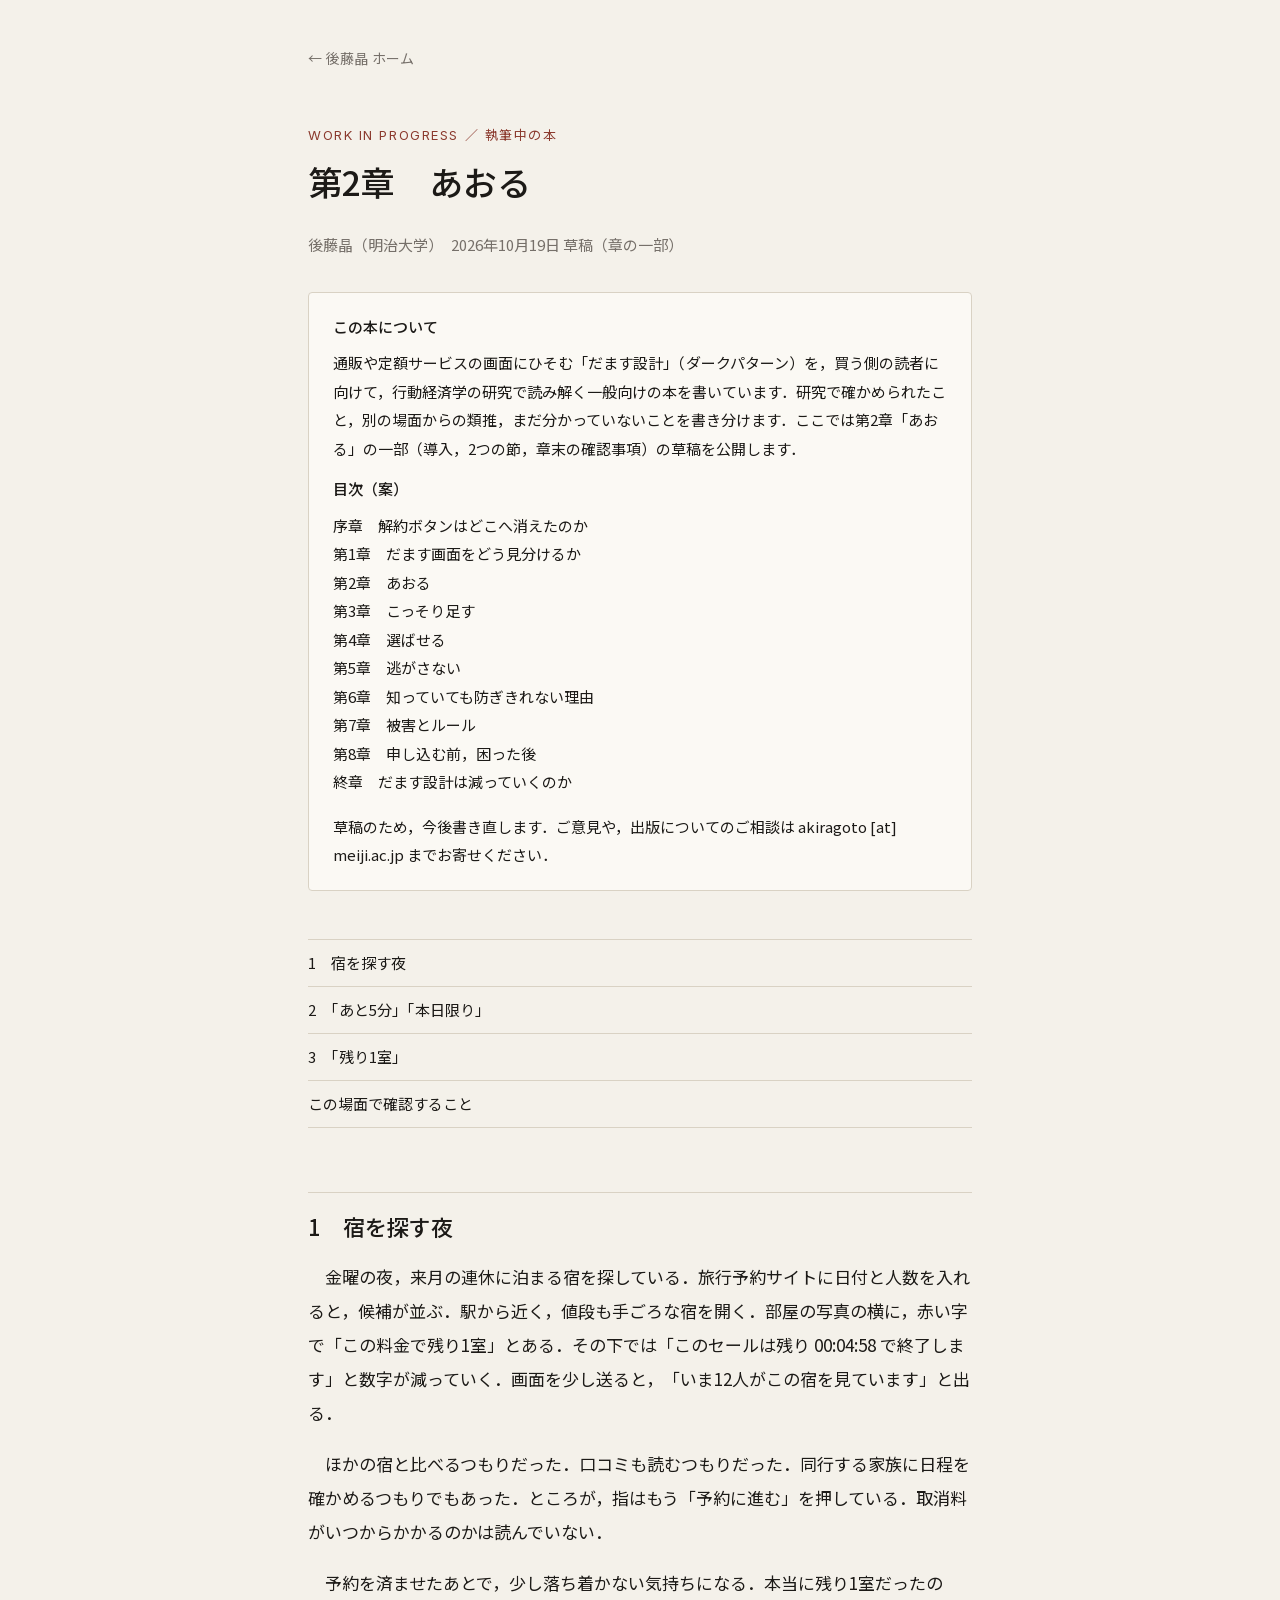
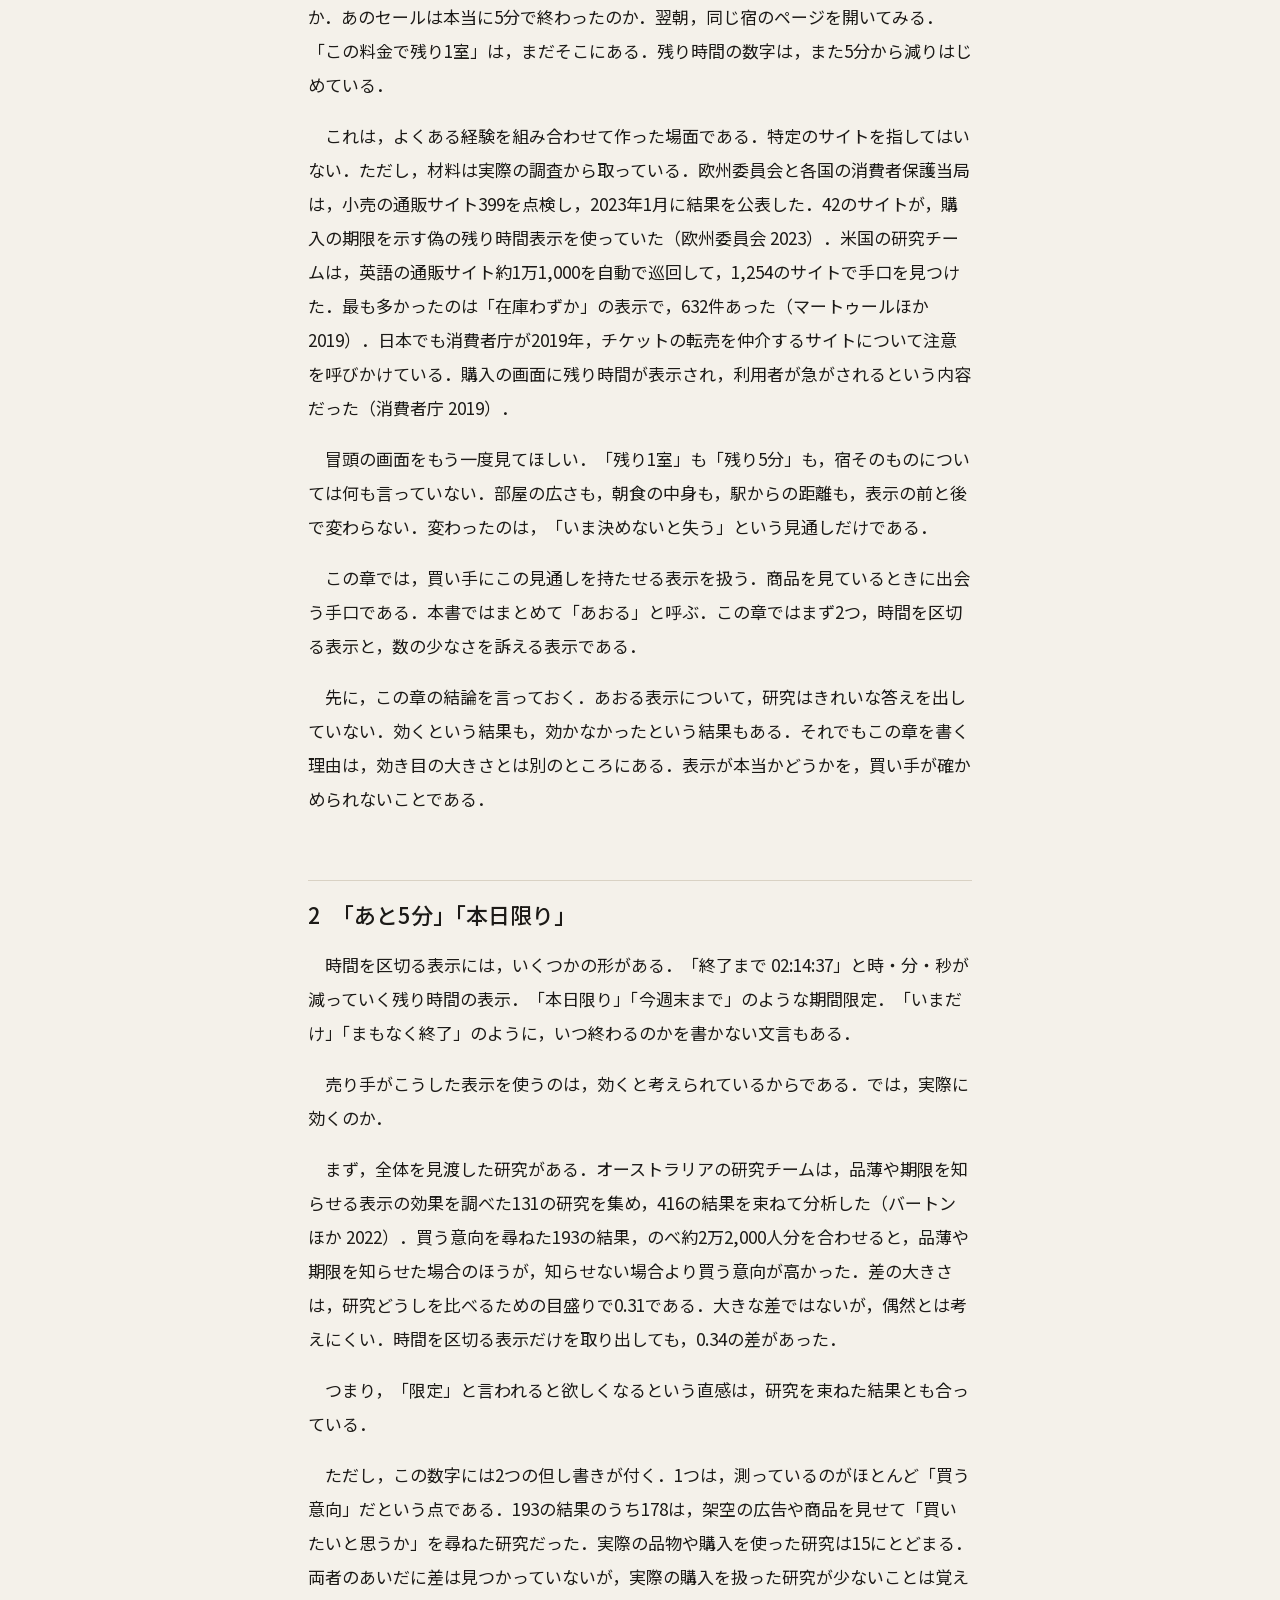
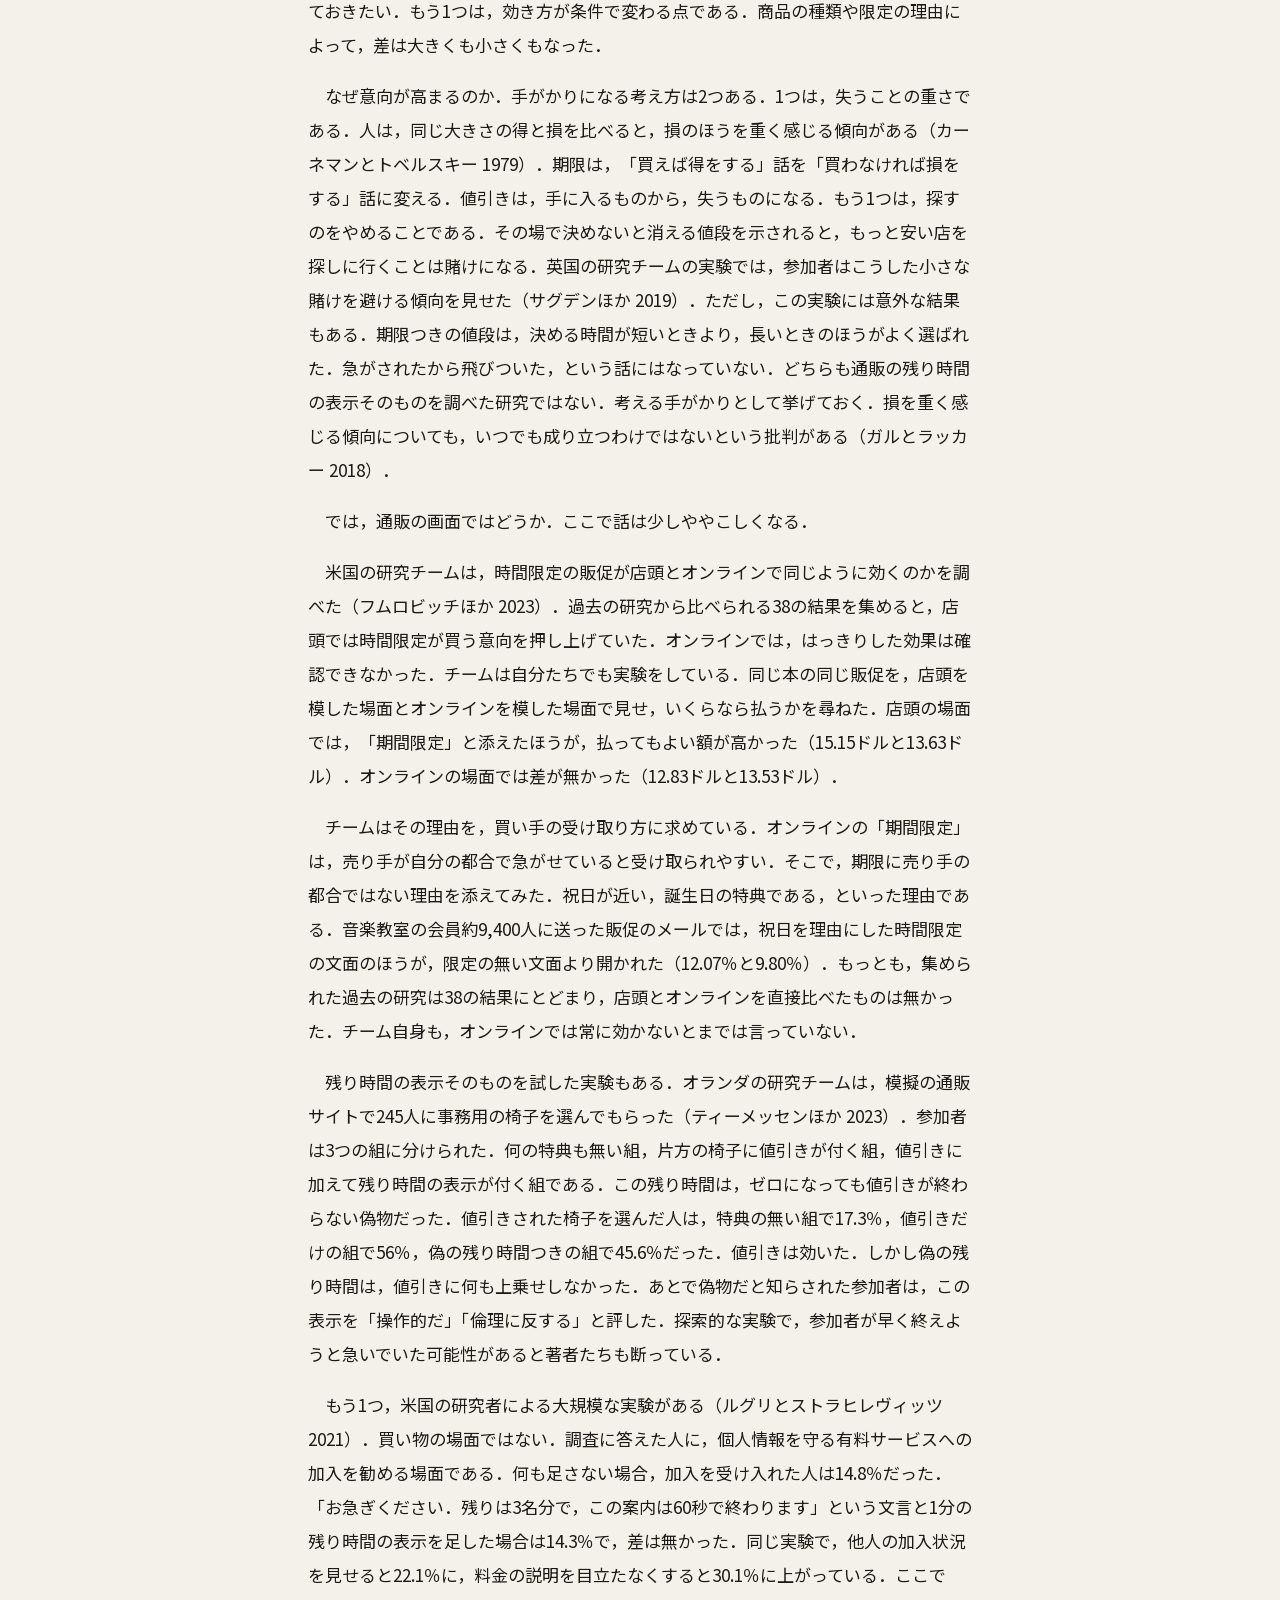
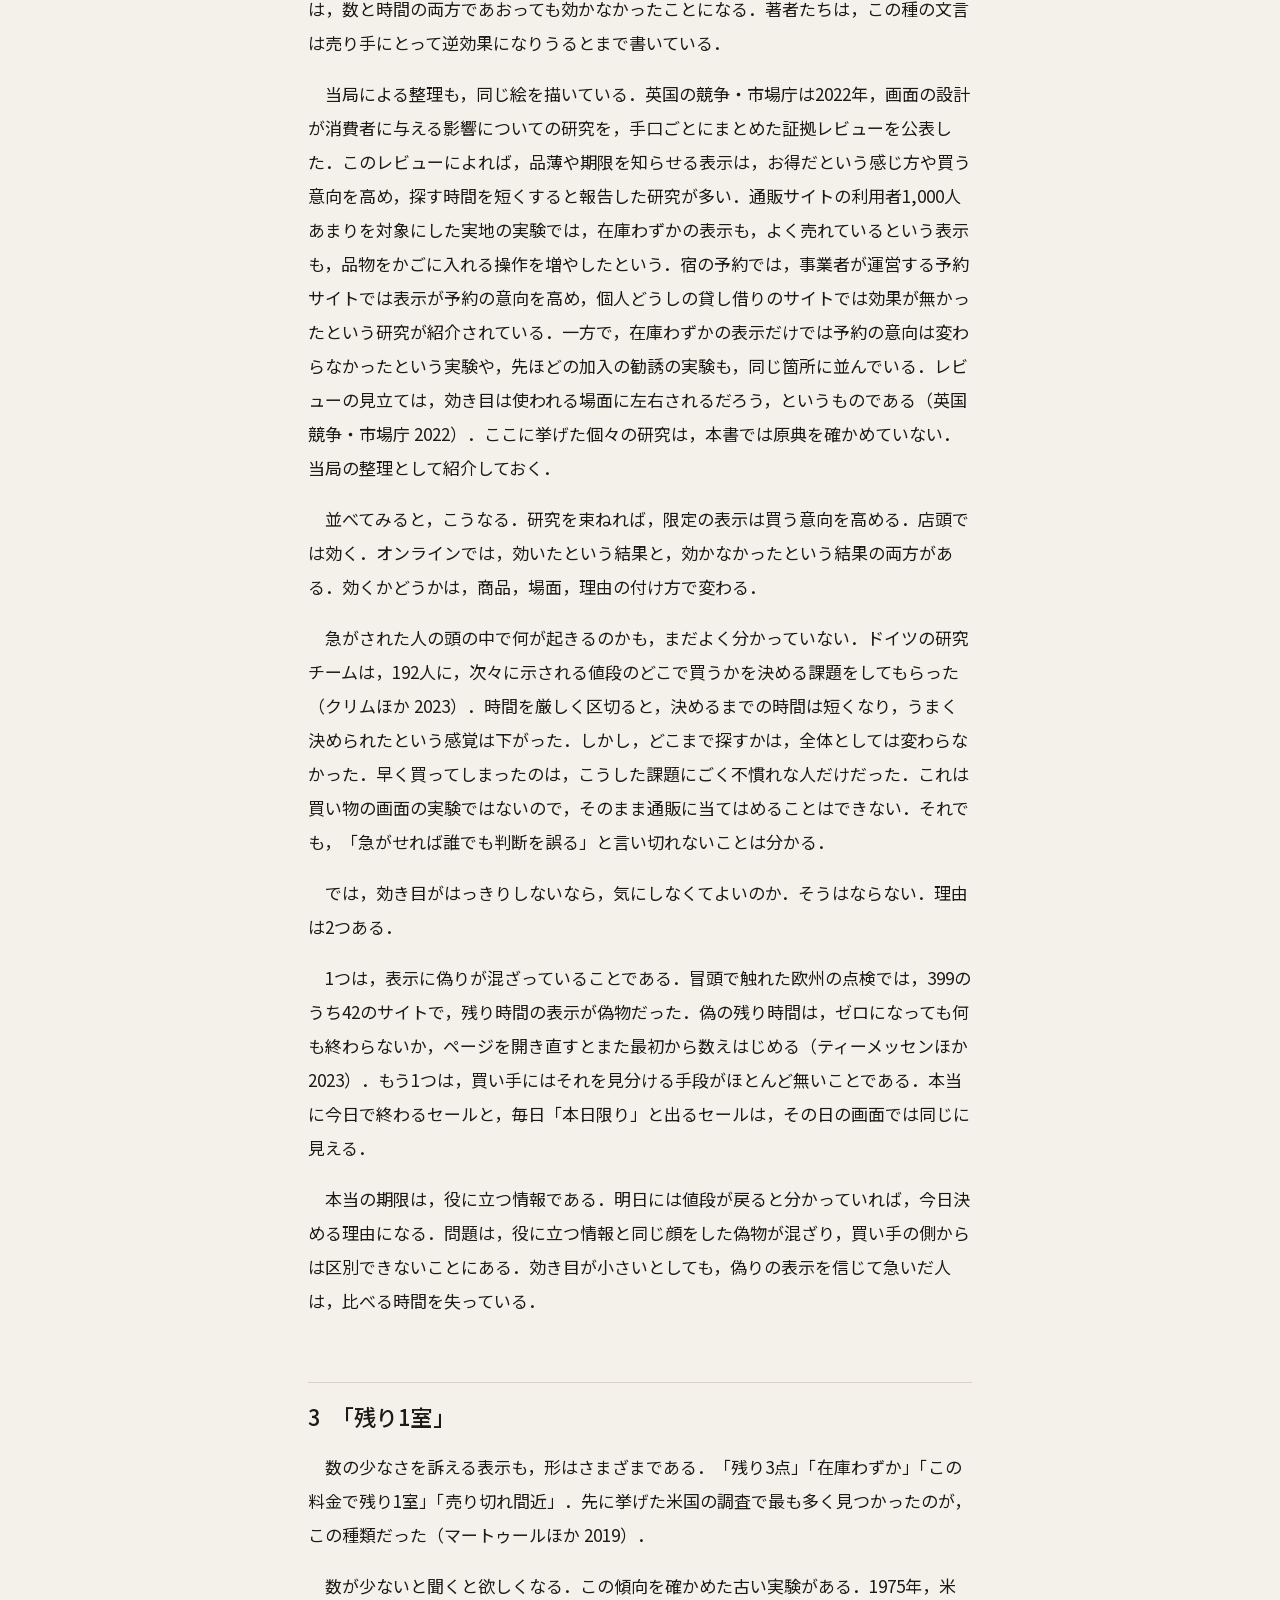
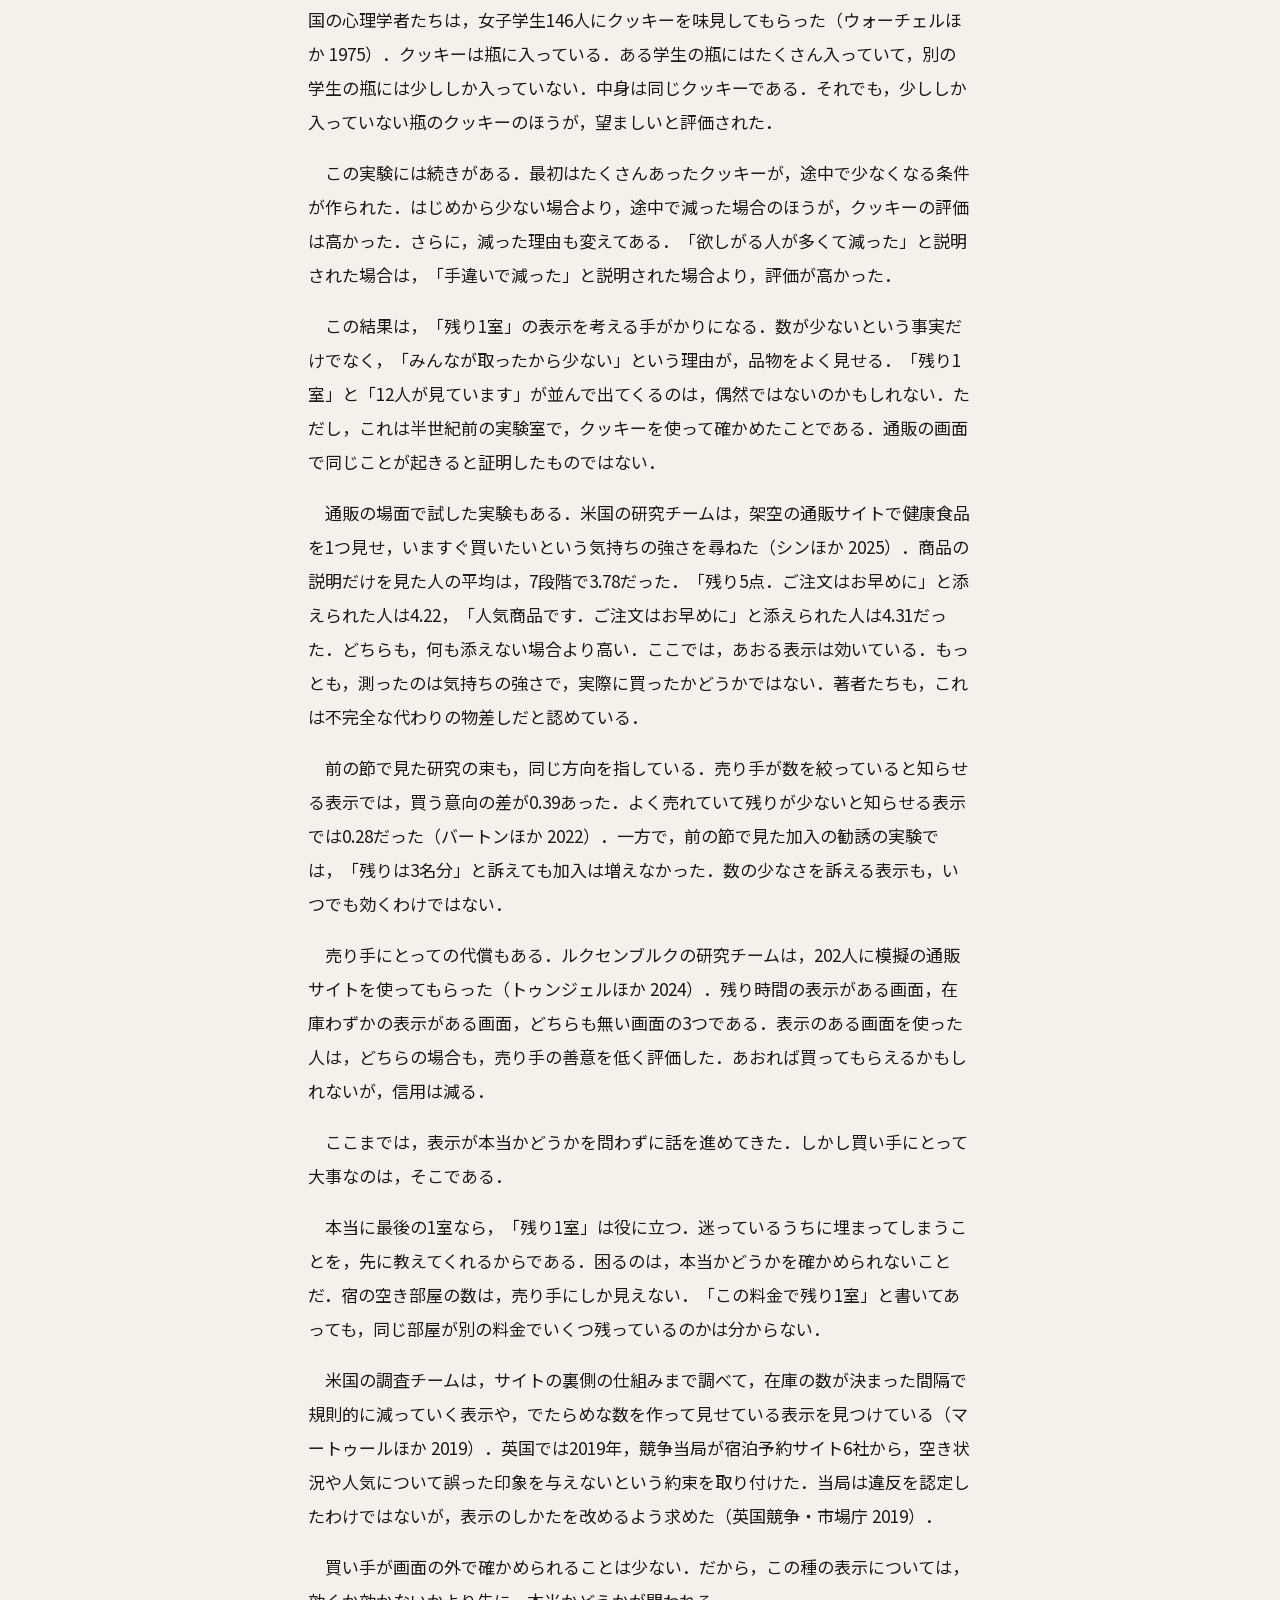
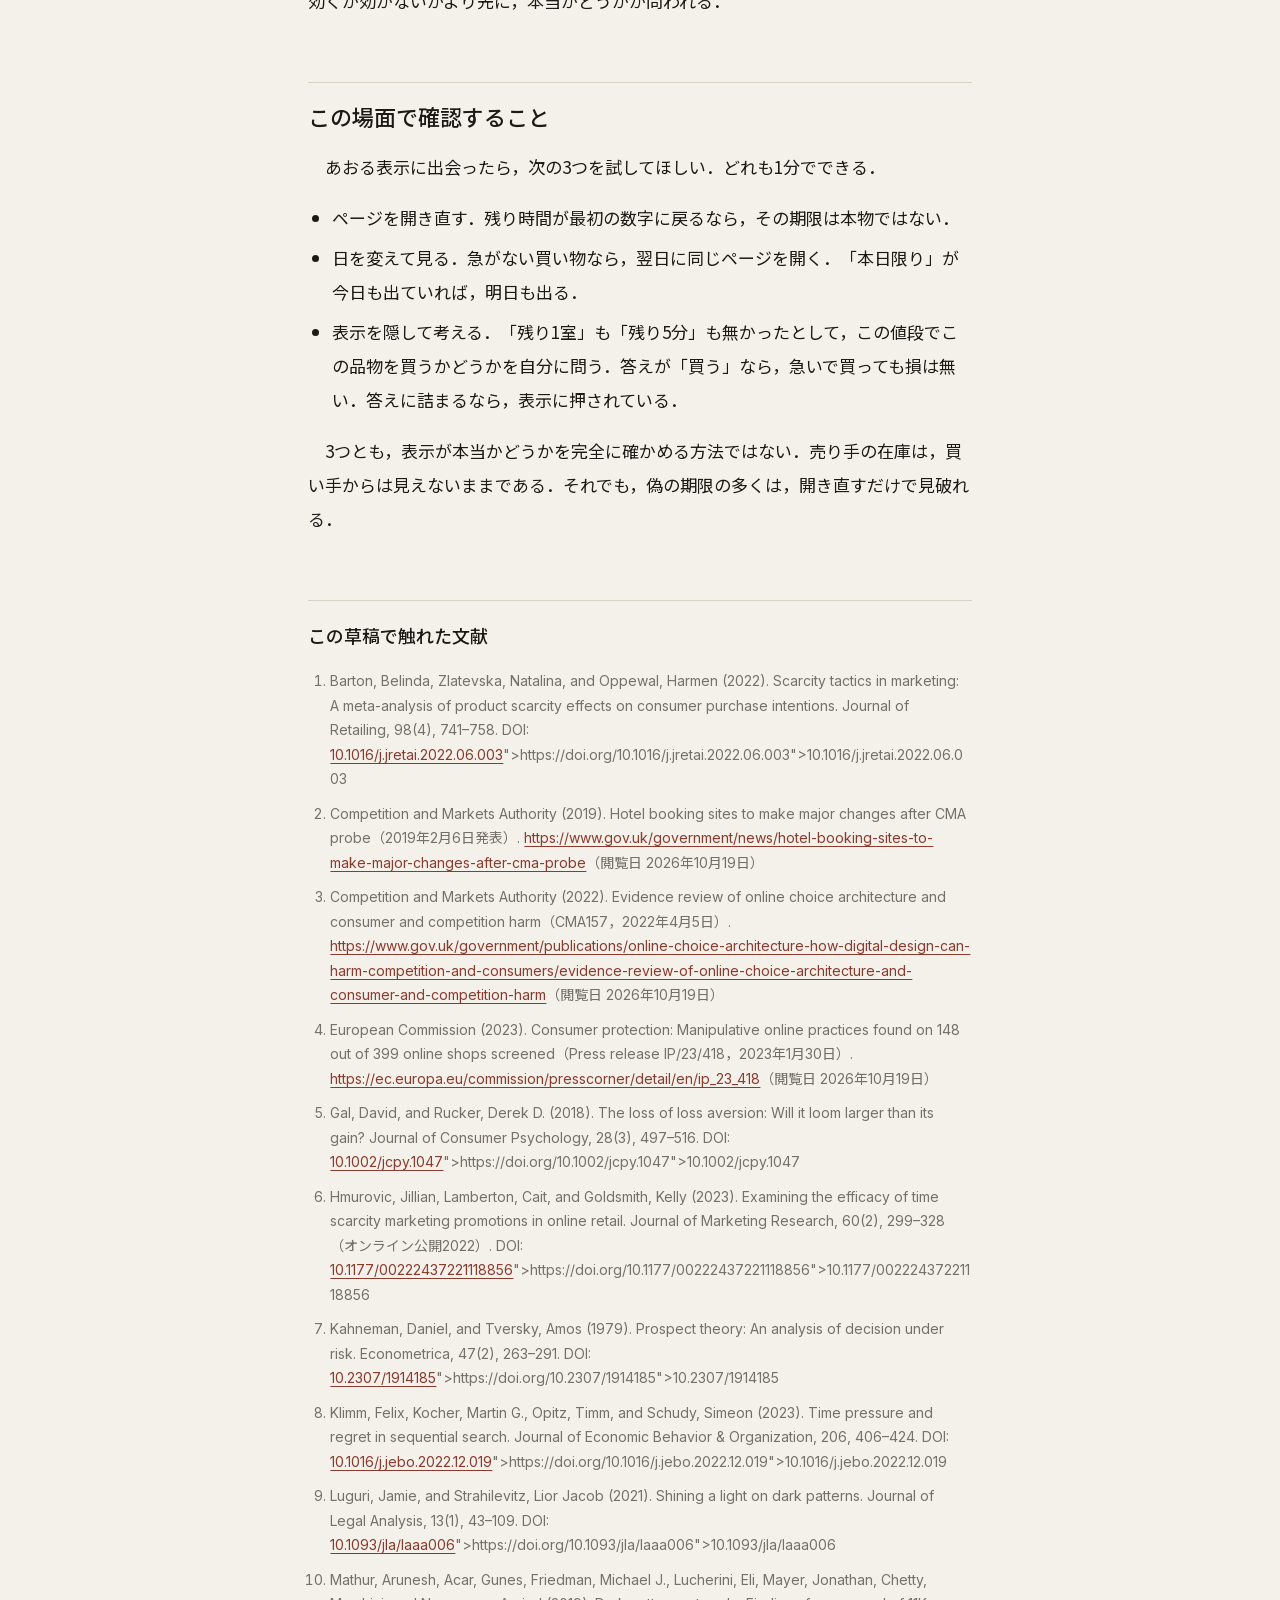
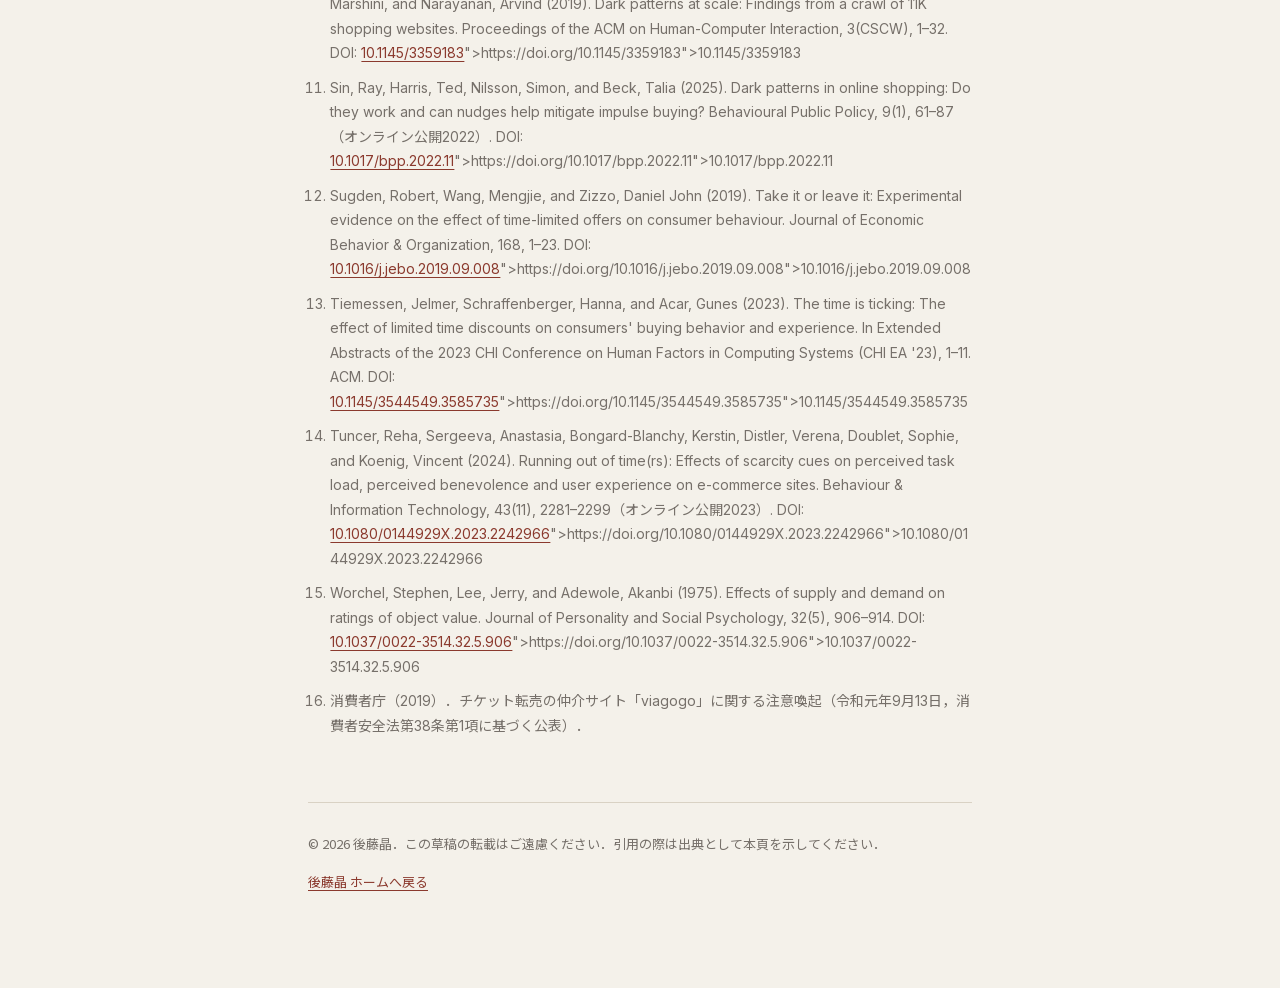
<file: book-darkpattern/index.html>
<!doctype html>
<html lang="ja">
<head>
<meta charset="utf-8">
<meta name="viewport" content="width=device-width, initial-scale=1, viewport-fit=cover">
<title>執筆中の本　第2章 あおる｜後藤晶</title>
<meta name="description" content="ダークパターン（だます画面の設計）を行動経済学で読み解く一般向けの本を執筆中です．第2章の一部の草稿を公開しています．">
<link rel="canonical" href="https://akrgt.github.io/book-darkpattern/">
<meta property="og:title" content="執筆中の本　第2章 あおる">
<meta property="og:description" content="ダークパターンを行動経済学で読み解く一般向けの本の，第2章の一部の草稿です．">
<meta property="og:url" content="https://akrgt.github.io/book-darkpattern/">
<meta property="og:type" content="article">
<link rel="stylesheet" href="../assets/fonts.css">
<style>
:root {
  --bg: #f4f1ea; --paper: #fbf9f4; --ink: #1c1a17; --muted: #76706a;
  --rule: #d9d2c4; --accent: #8b3a2e; --accent-soft: #b86d5b;
  --sans: "Noto Sans JP", "Hiragino Kaku Gothic ProN", "Yu Gothic", sans-serif;
  --latin: "Inter", "Noto Sans JP", sans-serif;
  color-scheme: light;
}
@media (prefers-color-scheme: dark) {
  :root:not([data-theme="light"]) {
    --bg: #14130f; --paper: #1a1814; --ink: #f1ece1; --muted: #8b8478;
    --rule: #2e2a23; --accent: #d97a66; --accent-soft: #c98a7a; color-scheme: dark;
  }
}
:root[data-theme="dark"] {
  --bg: #14130f; --paper: #1a1814; --ink: #f1ece1; --muted: #8b8478;
  --rule: #2e2a23; --accent: #d97a66; --accent-soft: #c98a7a; color-scheme: dark;
}
* { box-sizing: border-box; }
body {
  margin: 0; background: var(--bg); color: var(--ink);
  font-family: var(--sans); font-size: 17px; line-height: 2; font-weight: 400;
  -webkit-text-size-adjust: 100%;
}
.wrap {
  max-width: 44rem; margin: 0 auto;
  padding-block: 40px 80px;
  padding-left: max(20px, env(safe-area-inset-left, 0px));
  padding-right: max(20px, env(safe-area-inset-right, 0px));
}
a { color: var(--accent); text-underline-offset: 3px; }
.back { font-family: var(--latin); font-size: 14px; color: var(--muted); text-decoration: none; }
.back:hover { color: var(--accent); }
.label {
  margin: 48px 0 8px; font-family: var(--latin); font-size: 13px;
  letter-spacing: .12em; color: var(--accent);
}
h1 { margin: 0 0 24px; font-size: clamp(26px, 5vw, 34px); line-height: 1.5; font-weight: 500; text-wrap: balance; }
.lead { color: var(--muted); font-size: 15px; line-height: 1.9; }
.about {
  margin: 32px 0 48px; padding: 20px 24px; background: var(--paper);
  border: 1px solid var(--rule); border-radius: 4px; font-size: 15px; line-height: 1.9;
}
.about h2 { margin: 0 0 8px; font-size: 15px; font-weight: 500; border: 0; padding: 0; }
.about ol { margin: 0 0 16px; padding-left: 0; list-style: none; }
.about p { margin: 0 0 12px; text-indent: 0; }
.about p:last-child { margin-bottom: 0; }
.toc { margin: 0 0 40px; padding: 0; list-style: none; font-size: 15px; border-top: 1px solid var(--rule); }
.toc li { border-bottom: 1px solid var(--rule); }
.toc a { display: block; padding: 8px 0; color: var(--ink); text-decoration: none; }
.toc a:hover { color: var(--accent); }
article h2 {
  margin: 64px 0 16px; padding-top: 16px; border-top: 1px solid var(--rule);
  font-size: 22px; line-height: 1.6; font-weight: 500; text-wrap: balance;
}
article h3 { margin: 40px 0 8px; font-size: 18px; line-height: 1.6; font-weight: 500; color: var(--accent); }
article p { margin: 0 0 1em; text-indent: 1em; }
.refs { margin-top: 64px; padding-top: 16px; border-top: 1px solid var(--rule); }
.refs h2 { margin: 0 0 16px; font-size: 18px; font-weight: 500; }
.refs ol { margin: 0; padding-left: 1.6em; font-family: var(--latin); font-size: 14px; line-height: 1.75; color: var(--muted); }
article ul { padding-left: 1.4em; margin: 0 0 1em; }
article ul li { margin-bottom: 6px; }
.refs li { margin-bottom: 10px; overflow-wrap: anywhere; }
footer { margin-top: 64px; padding-top: 16px; border-top: 1px solid var(--rule); font-size: 13px; color: var(--muted); line-height: 1.9; }
</style>
</head>
<body>
<div class="wrap">
<a class="back" href="../">← 後藤晶 ホーム</a>

<p class="label">WORK IN PROGRESS ／ 執筆中の本</p>
<h1>第2章　あおる</h1>
<p class="lead">後藤晶（明治大学）　2026年10月19日 草稿（章の一部）</p>

<section class="about">
<h2>この本について</h2>
<p>通販や定額サービスの画面にひそむ「だます設計」（ダークパターン）を，買う側の読者に向けて，行動経済学の研究で読み解く一般向けの本を書いています．研究で確かめられたこと，別の場面からの類推，まだ分かっていないことを書き分けます．ここでは第2章「あおる」の一部（導入，2つの節，章末の確認事項）の草稿を公開します．</p>
<h2>目次（案）</h2>
<ol>
<li>序章　解約ボタンはどこへ消えたのか</li>
<li>第1章　だます画面をどう見分けるか</li>
<li>第2章　あおる</li>
<li>第3章　こっそり足す</li>
<li>第4章　選ばせる</li>
<li>第5章　逃がさない</li>
<li>第6章　知っていても防ぎきれない理由</li>
<li>第7章　被害とルール</li>
<li>第8章　申し込む前，困った後</li>
<li>終章　だます設計は減っていくのか</li>
</ol>
<p>草稿のため，今後書き直します．ご意見や，出版についてのご相談は akiragoto [at] meiji.ac.jp までお寄せください．</p>
</section>

<ol class="toc"><li><a href="#s1">1　宿を探す夜</a></li><li><a href="#s2">2　「あと5分」「本日限り」</a></li><li><a href="#s3">3　「残り1室」</a></li><li><a href="#s4">この場面で確認すること</a></li></ol>

<article>
<h2 id="s1">1　宿を探す夜</h2>
<p>金曜の夜，来月の連休に泊まる宿を探している．旅行予約サイトに日付と人数を入れると，候補が並ぶ．駅から近く，値段も手ごろな宿を開く．部屋の写真の横に，赤い字で「この料金で残り1室」とある．その下では「このセールは残り 00:04:58 で終了します」と数字が減っていく．画面を少し送ると，「いま12人がこの宿を見ています」と出る．</p>
<p>ほかの宿と比べるつもりだった．口コミも読むつもりだった．同行する家族に日程を確かめるつもりでもあった．ところが，指はもう「予約に進む」を押している．取消料がいつからかかるのかは読んでいない．</p>
<p>予約を済ませたあとで，少し落ち着かない気持ちになる．本当に残り1室だったのか．あのセールは本当に5分で終わったのか．翌朝，同じ宿のページを開いてみる．「この料金で残り1室」は，まだそこにある．残り時間の数字は，また5分から減りはじめている．</p>
<p>これは，よくある経験を組み合わせて作った場面である．特定のサイトを指してはいない．ただし，材料は実際の調査から取っている．欧州委員会と各国の消費者保護当局は，小売の通販サイト399を点検し，2023年1月に結果を公表した．42のサイトが，購入の期限を示す偽の残り時間表示を使っていた（欧州委員会 2023）．米国の研究チームは，英語の通販サイト約1万1,000を自動で巡回して，1,254のサイトで手口を見つけた．最も多かったのは「在庫わずか」の表示で，632件あった（マートゥールほか 2019）．日本でも消費者庁が2019年，チケットの転売を仲介するサイトについて注意を呼びかけている．購入の画面に残り時間が表示され，利用者が急がされるという内容だった（消費者庁 2019）．</p>
<p>冒頭の画面をもう一度見てほしい．「残り1室」も「残り5分」も，宿そのものについては何も言っていない．部屋の広さも，朝食の中身も，駅からの距離も，表示の前と後で変わらない．変わったのは，「いま決めないと失う」という見通しだけである．</p>
<p>この章では，買い手にこの見通しを持たせる表示を扱う．商品を見ているときに出会う手口である．本書ではまとめて「あおる」と呼ぶ．この章ではまず2つ，時間を区切る表示と，数の少なさを訴える表示である．</p>
<p>先に，この章の結論を言っておく．あおる表示について，研究はきれいな答えを出していない．効くという結果も，効かなかったという結果もある．それでもこの章を書く理由は，効き目の大きさとは別のところにある．表示が本当かどうかを，買い手が確かめられないことである．</p>
<h2 id="s2">2　「あと5分」「本日限り」</h2>
<p>時間を区切る表示には，いくつかの形がある．「終了まで 02:14:37」と時・分・秒が減っていく残り時間の表示．「本日限り」「今週末まで」のような期間限定．「いまだけ」「まもなく終了」のように，いつ終わるのかを書かない文言もある．</p>
<p>売り手がこうした表示を使うのは，効くと考えられているからである．では，実際に効くのか．</p>
<p>まず，全体を見渡した研究がある．オーストラリアの研究チームは，品薄や期限を知らせる表示の効果を調べた131の研究を集め，416の結果を束ねて分析した（バートンほか 2022）．買う意向を尋ねた193の結果，のべ約2万2,000人分を合わせると，品薄や期限を知らせた場合のほうが，知らせない場合より買う意向が高かった．差の大きさは，研究どうしを比べるための目盛りで0.31である．大きな差ではないが，偶然とは考えにくい．時間を区切る表示だけを取り出しても，0.34の差があった．</p>
<p>つまり，「限定」と言われると欲しくなるという直感は，研究を束ねた結果とも合っている．</p>
<p>ただし，この数字には2つの但し書きが付く．1つは，測っているのがほとんど「買う意向」だという点である．193の結果のうち178は，架空の広告や商品を見せて「買いたいと思うか」を尋ねた研究だった．実際の品物や購入を使った研究は15にとどまる．両者のあいだに差は見つかっていないが，実際の購入を扱った研究が少ないことは覚えておきたい．もう1つは，効き方が条件で変わる点である．商品の種類や限定の理由によって，差は大きくも小さくもなった．</p>
<p>なぜ意向が高まるのか．手がかりになる考え方は2つある．1つは，失うことの重さである．人は，同じ大きさの得と損を比べると，損のほうを重く感じる傾向がある（カーネマンとトベルスキー 1979）．期限は，「買えば得をする」話を「買わなければ損をする」話に変える．値引きは，手に入るものから，失うものになる．もう1つは，探すのをやめることである．その場で決めないと消える値段を示されると，もっと安い店を探しに行くことは賭けになる．英国の研究チームの実験では，参加者はこうした小さな賭けを避ける傾向を見せた（サグデンほか 2019）．ただし，この実験には意外な結果もある．期限つきの値段は，決める時間が短いときより，長いときのほうがよく選ばれた．急がされたから飛びついた，という話にはなっていない．どちらも通販の残り時間の表示そのものを調べた研究ではない．考える手がかりとして挙げておく．損を重く感じる傾向についても，いつでも成り立つわけではないという批判がある（ガルとラッカー 2018）．</p>
<p>では，通販の画面ではどうか．ここで話は少しややこしくなる．</p>
<p>米国の研究チームは，時間限定の販促が店頭とオンラインで同じように効くのかを調べた（フムロビッチほか 2023）．過去の研究から比べられる38の結果を集めると，店頭では時間限定が買う意向を押し上げていた．オンラインでは，はっきりした効果は確認できなかった．チームは自分たちでも実験をしている．同じ本の同じ販促を，店頭を模した場面とオンラインを模した場面で見せ，いくらなら払うかを尋ねた．店頭の場面では，「期間限定」と添えたほうが，払ってもよい額が高かった（15.15ドルと13.63ドル）．オンラインの場面では差が無かった（12.83ドルと13.53ドル）．</p>
<p>チームはその理由を，買い手の受け取り方に求めている．オンラインの「期間限定」は，売り手が自分の都合で急がせていると受け取られやすい．そこで，期限に売り手の都合ではない理由を添えてみた．祝日が近い，誕生日の特典である，といった理由である．音楽教室の会員約9,400人に送った販促のメールでは，祝日を理由にした時間限定の文面のほうが，限定の無い文面より開かれた（12.07％と9.80％）．もっとも，集められた過去の研究は38の結果にとどまり，店頭とオンラインを直接比べたものは無かった．チーム自身も，オンラインでは常に効かないとまでは言っていない．</p>
<p>残り時間の表示そのものを試した実験もある．オランダの研究チームは，模擬の通販サイトで245人に事務用の椅子を選んでもらった（ティーメッセンほか 2023）．参加者は3つの組に分けられた．何の特典も無い組，片方の椅子に値引きが付く組，値引きに加えて残り時間の表示が付く組である．この残り時間は，ゼロになっても値引きが終わらない偽物だった．値引きされた椅子を選んだ人は，特典の無い組で17.3％，値引きだけの組で56％，偽の残り時間つきの組で45.6％だった．値引きは効いた．しかし偽の残り時間は，値引きに何も上乗せしなかった．あとで偽物だと知らされた参加者は，この表示を「操作的だ」「倫理に反する」と評した．探索的な実験で，参加者が早く終えようと急いでいた可能性があると著者たちも断っている．</p>
<p>もう1つ，米国の研究者による大規模な実験がある（ルグリとストラヒレヴィッツ 2021）．買い物の場面ではない．調査に答えた人に，個人情報を守る有料サービスへの加入を勧める場面である．何も足さない場合，加入を受け入れた人は14.8％だった．「お急ぎください．残りは3名分で，この案内は60秒で終わります」という文言と1分の残り時間の表示を足した場合は14.3％で，差は無かった．同じ実験で，他人の加入状況を見せると22.1％に，料金の説明を目立たなくすると30.1％に上がっている．ここでは，数と時間の両方であおっても効かなかったことになる．著者たちは，この種の文言は売り手にとって逆効果になりうるとまで書いている．</p>
<p>当局による整理も，同じ絵を描いている．英国の競争・市場庁は2022年，画面の設計が消費者に与える影響についての研究を，手口ごとにまとめた証拠レビューを公表した．このレビューによれば，品薄や期限を知らせる表示は，お得だという感じ方や買う意向を高め，探す時間を短くすると報告した研究が多い．通販サイトの利用者1,000人あまりを対象にした実地の実験では，在庫わずかの表示も，よく売れているという表示も，品物をかごに入れる操作を増やしたという．宿の予約では，事業者が運営する予約サイトでは表示が予約の意向を高め，個人どうしの貸し借りのサイトでは効果が無かったという研究が紹介されている．一方で，在庫わずかの表示だけでは予約の意向は変わらなかったという実験や，先ほどの加入の勧誘の実験も，同じ箇所に並んでいる．レビューの見立ては，効き目は使われる場面に左右されるだろう，というものである（英国競争・市場庁 2022）．ここに挙げた個々の研究は，本書では原典を確かめていない．当局の整理として紹介しておく．</p>
<p>並べてみると，こうなる．研究を束ねれば，限定の表示は買う意向を高める．店頭では効く．オンラインでは，効いたという結果と，効かなかったという結果の両方がある．効くかどうかは，商品，場面，理由の付け方で変わる．</p>
<p>急がされた人の頭の中で何が起きるのかも，まだよく分かっていない．ドイツの研究チームは，192人に，次々に示される値段のどこで買うかを決める課題をしてもらった（クリムほか 2023）．時間を厳しく区切ると，決めるまでの時間は短くなり，うまく決められたという感覚は下がった．しかし，どこまで探すかは，全体としては変わらなかった．早く買ってしまったのは，こうした課題にごく不慣れな人だけだった．これは買い物の画面の実験ではないので，そのまま通販に当てはめることはできない．それでも，「急がせれば誰でも判断を誤る」と言い切れないことは分かる．</p>
<p>では，効き目がはっきりしないなら，気にしなくてよいのか．そうはならない．理由は2つある．</p>
<p>1つは，表示に偽りが混ざっていることである．冒頭で触れた欧州の点検では，399のうち42のサイトで，残り時間の表示が偽物だった．偽の残り時間は，ゼロになっても何も終わらないか，ページを開き直すとまた最初から数えはじめる（ティーメッセンほか 2023）．もう1つは，買い手にはそれを見分ける手段がほとんど無いことである．本当に今日で終わるセールと，毎日「本日限り」と出るセールは，その日の画面では同じに見える．</p>
<p>本当の期限は，役に立つ情報である．明日には値段が戻ると分かっていれば，今日決める理由になる．問題は，役に立つ情報と同じ顔をした偽物が混ざり，買い手の側からは区別できないことにある．効き目が小さいとしても，偽りの表示を信じて急いだ人は，比べる時間を失っている．</p>
<h2 id="s3">3　「残り1室」</h2>
<p>数の少なさを訴える表示も，形はさまざまである．「残り3点」「在庫わずか」「この料金で残り1室」「売り切れ間近」．先に挙げた米国の調査で最も多く見つかったのが，この種類だった（マートゥールほか 2019）．</p>
<p>数が少ないと聞くと欲しくなる．この傾向を確かめた古い実験がある．1975年，米国の心理学者たちは，女子学生146人にクッキーを味見してもらった（ウォーチェルほか 1975）．クッキーは瓶に入っている．ある学生の瓶にはたくさん入っていて，別の学生の瓶には少ししか入っていない．中身は同じクッキーである．それでも，少ししか入っていない瓶のクッキーのほうが，望ましいと評価された．</p>
<p>この実験には続きがある．最初はたくさんあったクッキーが，途中で少なくなる条件が作られた．はじめから少ない場合より，途中で減った場合のほうが，クッキーの評価は高かった．さらに，減った理由も変えてある．「欲しがる人が多くて減った」と説明された場合は，「手違いで減った」と説明された場合より，評価が高かった．</p>
<p>この結果は，「残り1室」の表示を考える手がかりになる．数が少ないという事実だけでなく，「みんなが取ったから少ない」という理由が，品物をよく見せる．「残り1室」と「12人が見ています」が並んで出てくるのは，偶然ではないのかもしれない．ただし，これは半世紀前の実験室で，クッキーを使って確かめたことである．通販の画面で同じことが起きると証明したものではない．</p>
<p>通販の場面で試した実験もある．米国の研究チームは，架空の通販サイトで健康食品を1つ見せ，いますぐ買いたいという気持ちの強さを尋ねた（シンほか 2025）．商品の説明だけを見た人の平均は，7段階で3.78だった．「残り5点．ご注文はお早めに」と添えられた人は4.22，「人気商品です．ご注文はお早めに」と添えられた人は4.31だった．どちらも，何も添えない場合より高い．ここでは，あおる表示は効いている．もっとも，測ったのは気持ちの強さで，実際に買ったかどうかではない．著者たちも，これは不完全な代わりの物差しだと認めている．</p>
<p>前の節で見た研究の束も，同じ方向を指している．売り手が数を絞っていると知らせる表示では，買う意向の差が0.39あった．よく売れていて残りが少ないと知らせる表示では0.28だった（バートンほか 2022）．一方で，前の節で見た加入の勧誘の実験では，「残りは3名分」と訴えても加入は増えなかった．数の少なさを訴える表示も，いつでも効くわけではない．</p>
<p>売り手にとっての代償もある．ルクセンブルクの研究チームは，202人に模擬の通販サイトを使ってもらった（トゥンジェルほか 2024）．残り時間の表示がある画面，在庫わずかの表示がある画面，どちらも無い画面の3つである．表示のある画面を使った人は，どちらの場合も，売り手の善意を低く評価した．あおれば買ってもらえるかもしれないが，信用は減る．</p>
<p>ここまでは，表示が本当かどうかを問わずに話を進めてきた．しかし買い手にとって大事なのは，そこである．</p>
<p>本当に最後の1室なら，「残り1室」は役に立つ．迷っているうちに埋まってしまうことを，先に教えてくれるからである．困るのは，本当かどうかを確かめられないことだ．宿の空き部屋の数は，売り手にしか見えない．「この料金で残り1室」と書いてあっても，同じ部屋が別の料金でいくつ残っているのかは分からない．</p>
<p>米国の調査チームは，サイトの裏側の仕組みまで調べて，在庫の数が決まった間隔で規則的に減っていく表示や，でたらめな数を作って見せている表示を見つけている（マートゥールほか 2019）．英国では2019年，競争当局が宿泊予約サイト6社から，空き状況や人気について誤った印象を与えないという約束を取り付けた．当局は違反を認定したわけではないが，表示のしかたを改めるよう求めた（英国競争・市場庁 2019）．</p>
<p>買い手が画面の外で確かめられることは少ない．だから，この種の表示については，効くか効かないかより先に，本当かどうかが問われる．</p>
<h2 id="s4">この場面で確認すること</h2>
<p>あおる表示に出会ったら，次の3つを試してほしい．どれも1分でできる．</p>
<ul><li>ページを開き直す．残り時間が最初の数字に戻るなら，その期限は本物ではない．</li><li>日を変えて見る．急がない買い物なら，翌日に同じページを開く．「本日限り」が今日も出ていれば，明日も出る．</li><li>表示を隠して考える．「残り1室」も「残り5分」も無かったとして，この値段でこの品物を買うかどうかを自分に問う．答えが「買う」なら，急いで買っても損は無い．答えに詰まるなら，表示に押されている．</li></ul>
<p>3つとも，表示が本当かどうかを完全に確かめる方法ではない．売り手の在庫は，買い手からは見えないままである．それでも，偽の期限の多くは，開き直すだけで見破れる．</p>
</article>

<section class="refs">
<h2>この草稿で触れた文献</h2>
<ol>
<li>Barton, Belinda, Zlatevska, Natalina, and Oppewal, Harmen (2022). Scarcity tactics in marketing: A meta-analysis of product scarcity effects on consumer purchase intentions. Journal of Retailing, 98(4), 741–758. DOI: <a href="<a href="https://doi.org/10.1016/j.jretai.2022.06.003">10.1016/j.jretai.2022.06.003</a>">https://doi.org/10.1016/j.jretai.2022.06.003">10.1016/j.jretai.2022.06.003</a></a></li>
<li>Competition and Markets Authority (2019). Hotel booking sites to make major changes after CMA probe（2019年2月6日発表）. <a href="https://www.gov.uk/government/news/hotel-booking-sites-to-make-major-changes-after-cma-probe">https://www.gov.uk/government/news/hotel-booking-sites-to-make-major-changes-after-cma-probe</a>（閲覧日 2026年10月19日）</li>
<li>Competition and Markets Authority (2022). Evidence review of online choice architecture and consumer and competition harm（CMA157，2022年4月5日）. <a href="https://www.gov.uk/government/publications/online-choice-architecture-how-digital-design-can-harm-competition-and-consumers/evidence-review-of-online-choice-architecture-and-consumer-and-competition-harm">https://www.gov.uk/government/publications/online-choice-architecture-how-digital-design-can-harm-competition-and-consumers/evidence-review-of-online-choice-architecture-and-consumer-and-competition-harm</a>（閲覧日 2026年10月19日）</li>
<li>European Commission (2023). Consumer protection: Manipulative online practices found on 148 out of 399 online shops screened（Press release IP/23/418，2023年1月30日）. <a href="https://ec.europa.eu/commission/presscorner/detail/en/ip_23_418">https://ec.europa.eu/commission/presscorner/detail/en/ip_23_418</a>（閲覧日 2026年10月19日）</li>
<li>Gal, David, and Rucker, Derek D. (2018). The loss of loss aversion: Will it loom larger than its gain? Journal of Consumer Psychology, 28(3), 497–516. DOI: <a href="<a href="https://doi.org/10.1002/jcpy.1047">10.1002/jcpy.1047</a>">https://doi.org/10.1002/jcpy.1047">10.1002/jcpy.1047</a></a></li>
<li>Hmurovic, Jillian, Lamberton, Cait, and Goldsmith, Kelly (2023). Examining the efficacy of time scarcity marketing promotions in online retail. Journal of Marketing Research, 60(2), 299–328（オンライン公開2022）. DOI: <a href="<a href="https://doi.org/10.1177/00222437221118856">10.1177/00222437221118856</a>">https://doi.org/10.1177/00222437221118856">10.1177/00222437221118856</a></a></li>
<li>Kahneman, Daniel, and Tversky, Amos (1979). Prospect theory: An analysis of decision under risk. Econometrica, 47(2), 263–291. DOI: <a href="<a href="https://doi.org/10.2307/1914185">10.2307/1914185</a>">https://doi.org/10.2307/1914185">10.2307/1914185</a></a></li>
<li>Klimm, Felix, Kocher, Martin G., Opitz, Timm, and Schudy, Simeon (2023). Time pressure and regret in sequential search. Journal of Economic Behavior &amp; Organization, 206, 406–424. DOI: <a href="<a href="https://doi.org/10.1016/j.jebo.2022.12.019">10.1016/j.jebo.2022.12.019</a>">https://doi.org/10.1016/j.jebo.2022.12.019">10.1016/j.jebo.2022.12.019</a></a></li>
<li>Luguri, Jamie, and Strahilevitz, Lior Jacob (2021). Shining a light on dark patterns. Journal of Legal Analysis, 13(1), 43–109. DOI: <a href="<a href="https://doi.org/10.1093/jla/laaa006">10.1093/jla/laaa006</a>">https://doi.org/10.1093/jla/laaa006">10.1093/jla/laaa006</a></a></li>
<li>Mathur, Arunesh, Acar, Gunes, Friedman, Michael J., Lucherini, Eli, Mayer, Jonathan, Chetty, Marshini, and Narayanan, Arvind (2019). Dark patterns at scale: Findings from a crawl of 11K shopping websites. Proceedings of the ACM on Human-Computer Interaction, 3(CSCW), 1–32. DOI: <a href="<a href="https://doi.org/10.1145/3359183">10.1145/3359183</a>">https://doi.org/10.1145/3359183">10.1145/3359183</a></a></li>
<li>Sin, Ray, Harris, Ted, Nilsson, Simon, and Beck, Talia (2025). Dark patterns in online shopping: Do they work and can nudges help mitigate impulse buying? Behavioural Public Policy, 9(1), 61–87（オンライン公開2022）. DOI: <a href="<a href="https://doi.org/10.1017/bpp.2022.11">10.1017/bpp.2022.11</a>">https://doi.org/10.1017/bpp.2022.11">10.1017/bpp.2022.11</a></a></li>
<li>Sugden, Robert, Wang, Mengjie, and Zizzo, Daniel John (2019). Take it or leave it: Experimental evidence on the effect of time-limited offers on consumer behaviour. Journal of Economic Behavior &amp; Organization, 168, 1–23. DOI: <a href="<a href="https://doi.org/10.1016/j.jebo.2019.09.008">10.1016/j.jebo.2019.09.008</a>">https://doi.org/10.1016/j.jebo.2019.09.008">10.1016/j.jebo.2019.09.008</a></a></li>
<li>Tiemessen, Jelmer, Schraffenberger, Hanna, and Acar, Gunes (2023). The time is ticking: The effect of limited time discounts on consumers&#x27; buying behavior and experience. In Extended Abstracts of the 2023 CHI Conference on Human Factors in Computing Systems (CHI EA &#x27;23), 1–11. ACM. DOI: <a href="<a href="https://doi.org/10.1145/3544549.3585735">10.1145/3544549.3585735</a>">https://doi.org/10.1145/3544549.3585735">10.1145/3544549.3585735</a></a></li>
<li>Tuncer, Reha, Sergeeva, Anastasia, Bongard-Blanchy, Kerstin, Distler, Verena, Doublet, Sophie, and Koenig, Vincent (2024). Running out of time(rs): Effects of scarcity cues on perceived task load, perceived benevolence and user experience on e-commerce sites. Behaviour &amp; Information Technology, 43(11), 2281–2299（オンライン公開2023）. DOI: <a href="<a href="https://doi.org/10.1080/0144929X.2023.2242966">10.1080/0144929X.2023.2242966</a>">https://doi.org/10.1080/0144929X.2023.2242966">10.1080/0144929X.2023.2242966</a></a></li>
<li>Worchel, Stephen, Lee, Jerry, and Adewole, Akanbi (1975). Effects of supply and demand on ratings of object value. Journal of Personality and Social Psychology, 32(5), 906–914. DOI: <a href="<a href="https://doi.org/10.1037/0022-3514.32.5.906">10.1037/0022-3514.32.5.906</a>">https://doi.org/10.1037/0022-3514.32.5.906">10.1037/0022-3514.32.5.906</a></a></li>
<li>消費者庁（2019）．チケット転売の仲介サイト「viagogo」に関する注意喚起（令和元年9月13日，消費者安全法第38条第1項に基づく公表）．</li>
</ol>
</section>

<footer>
<p>© 2026 後藤晶．この草稿の転載はご遠慮ください．引用の際は出典として本頁を示してください．</p>
<p><a href="../">後藤晶 ホームへ戻る</a></p>
</footer>
</div>
</body>
</html>
</file>
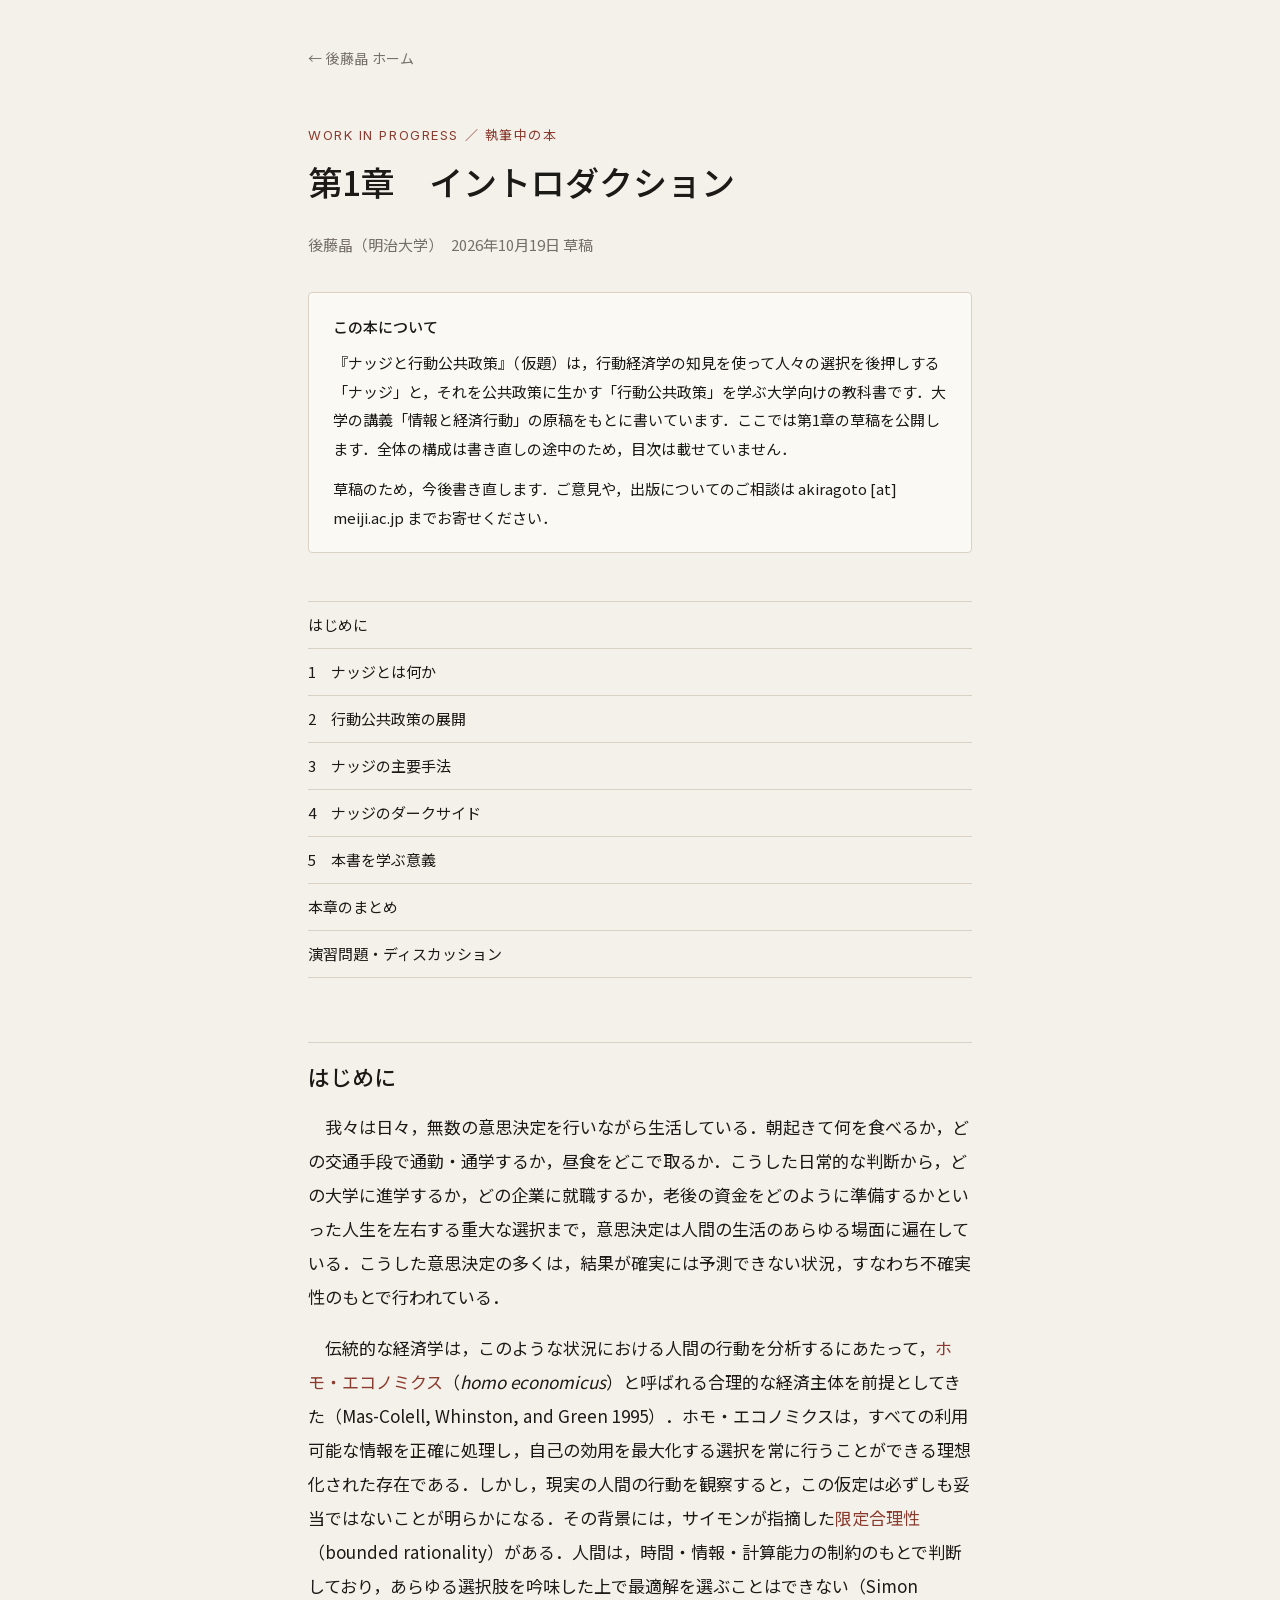
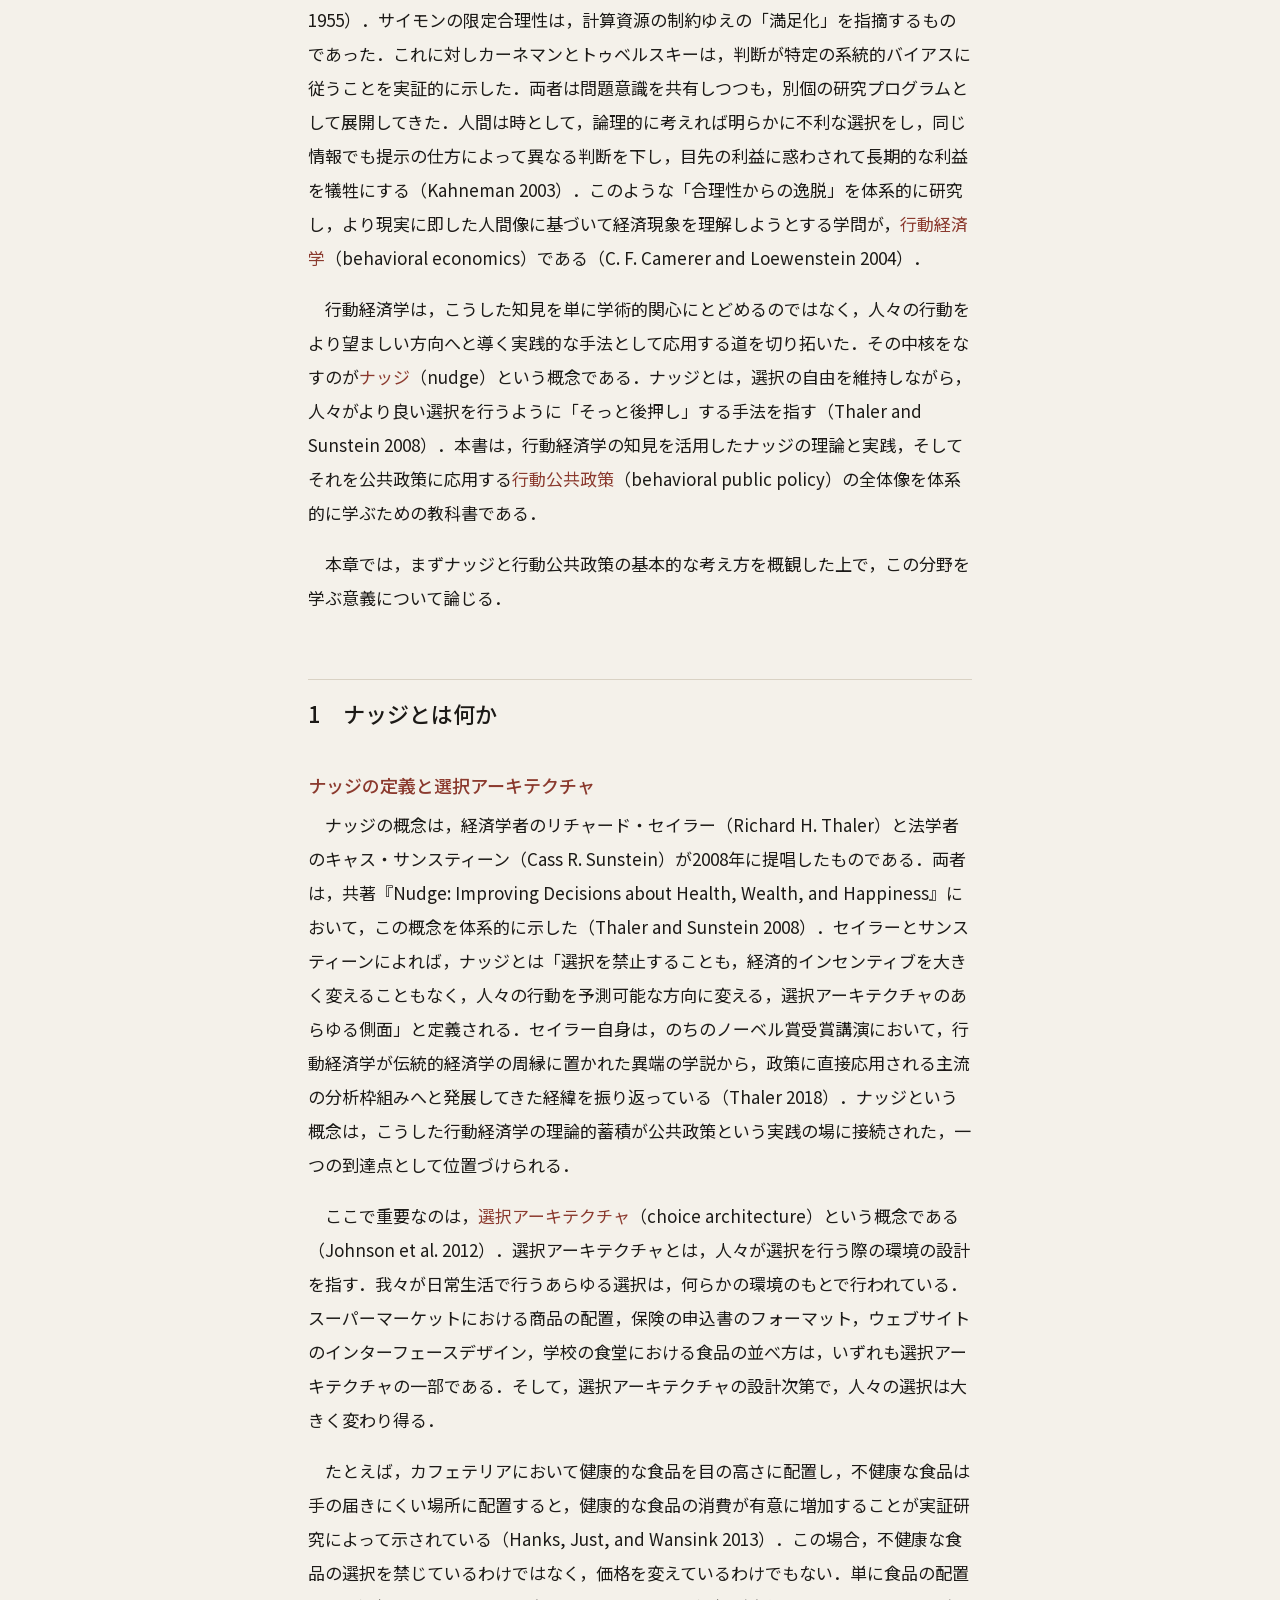
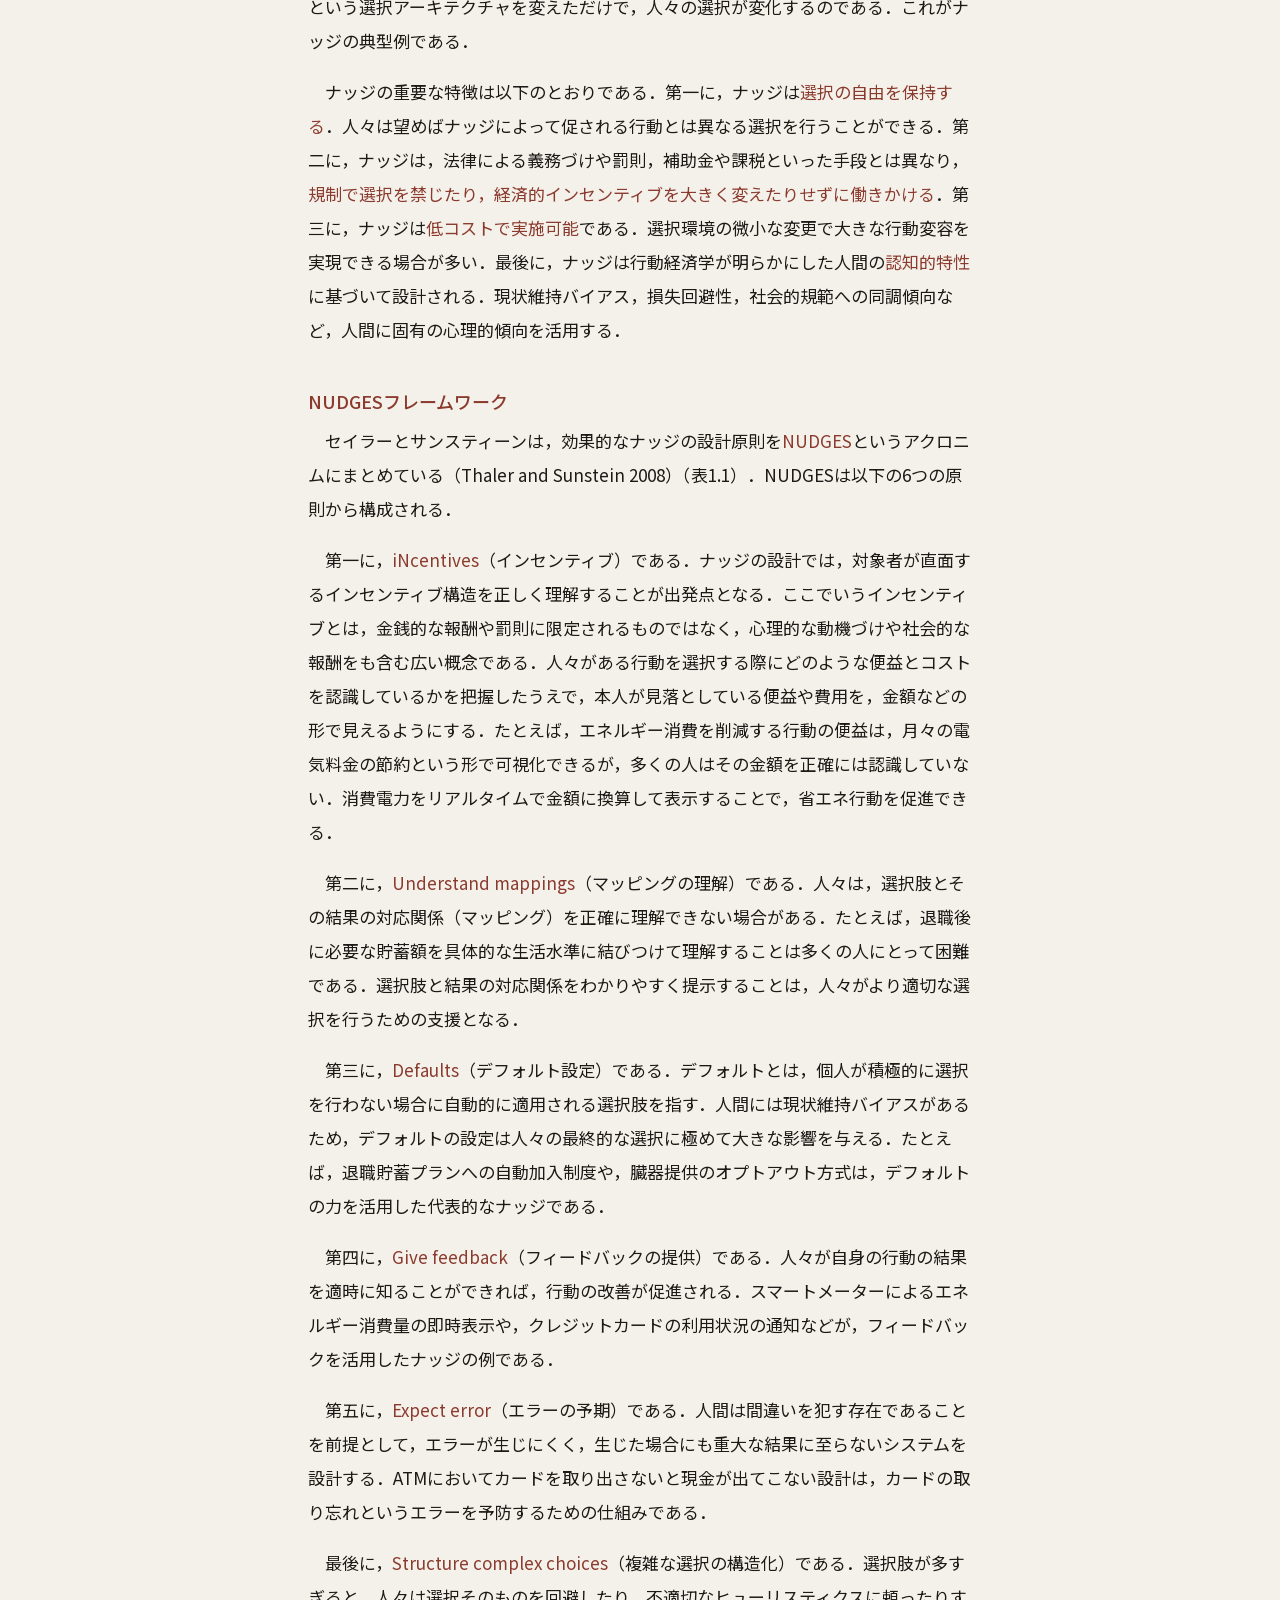
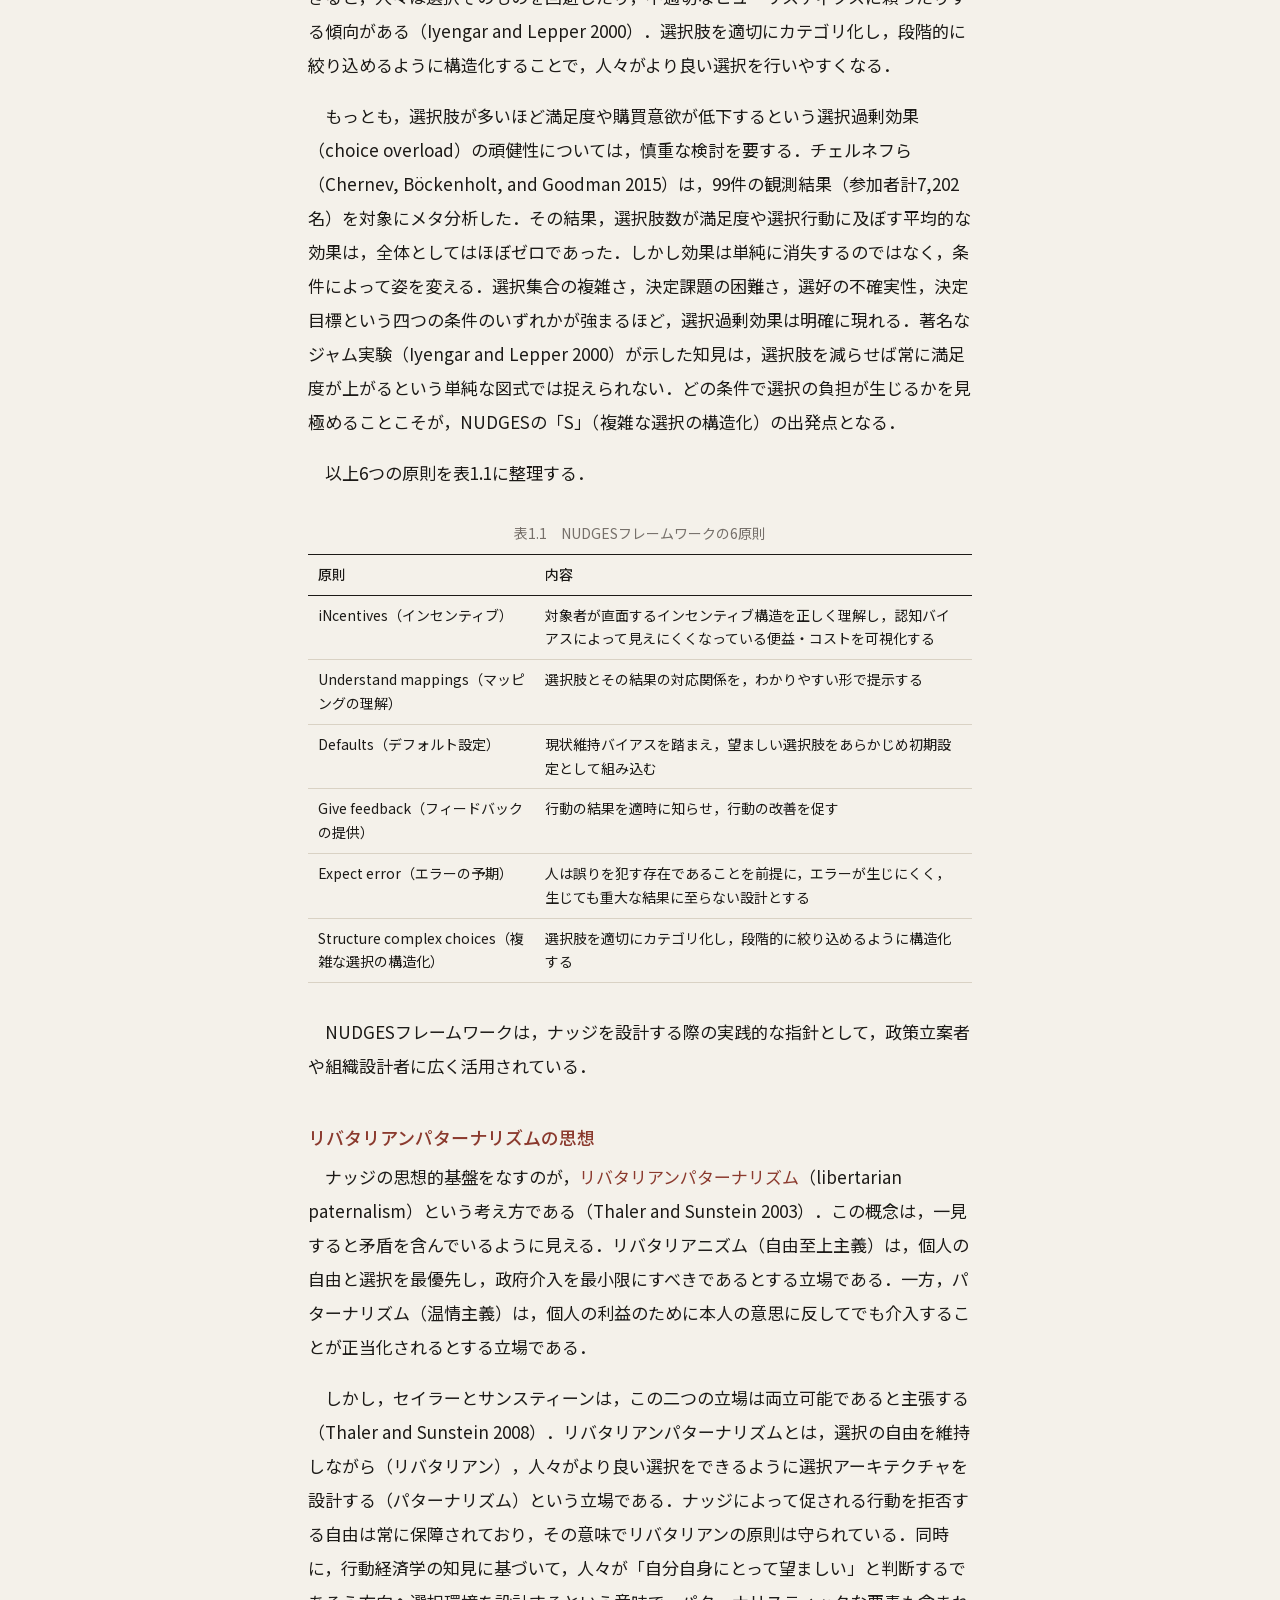
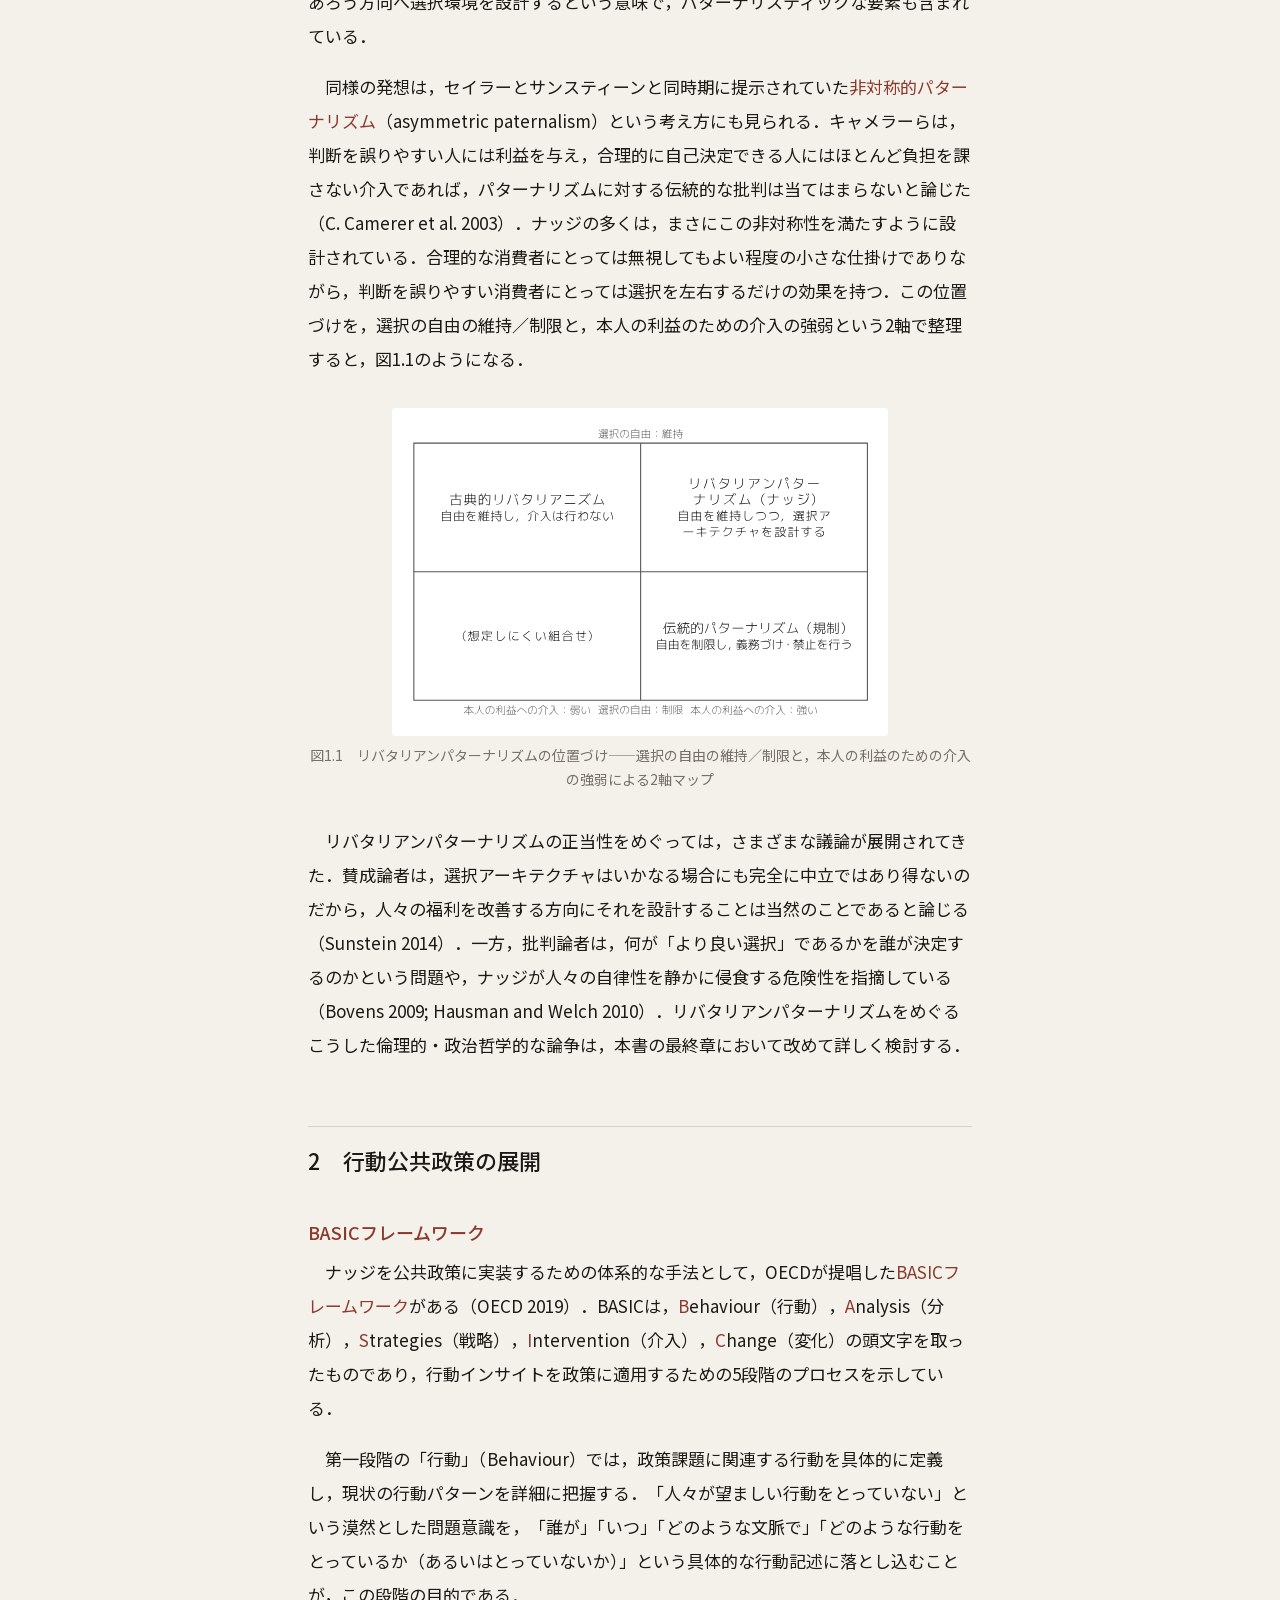
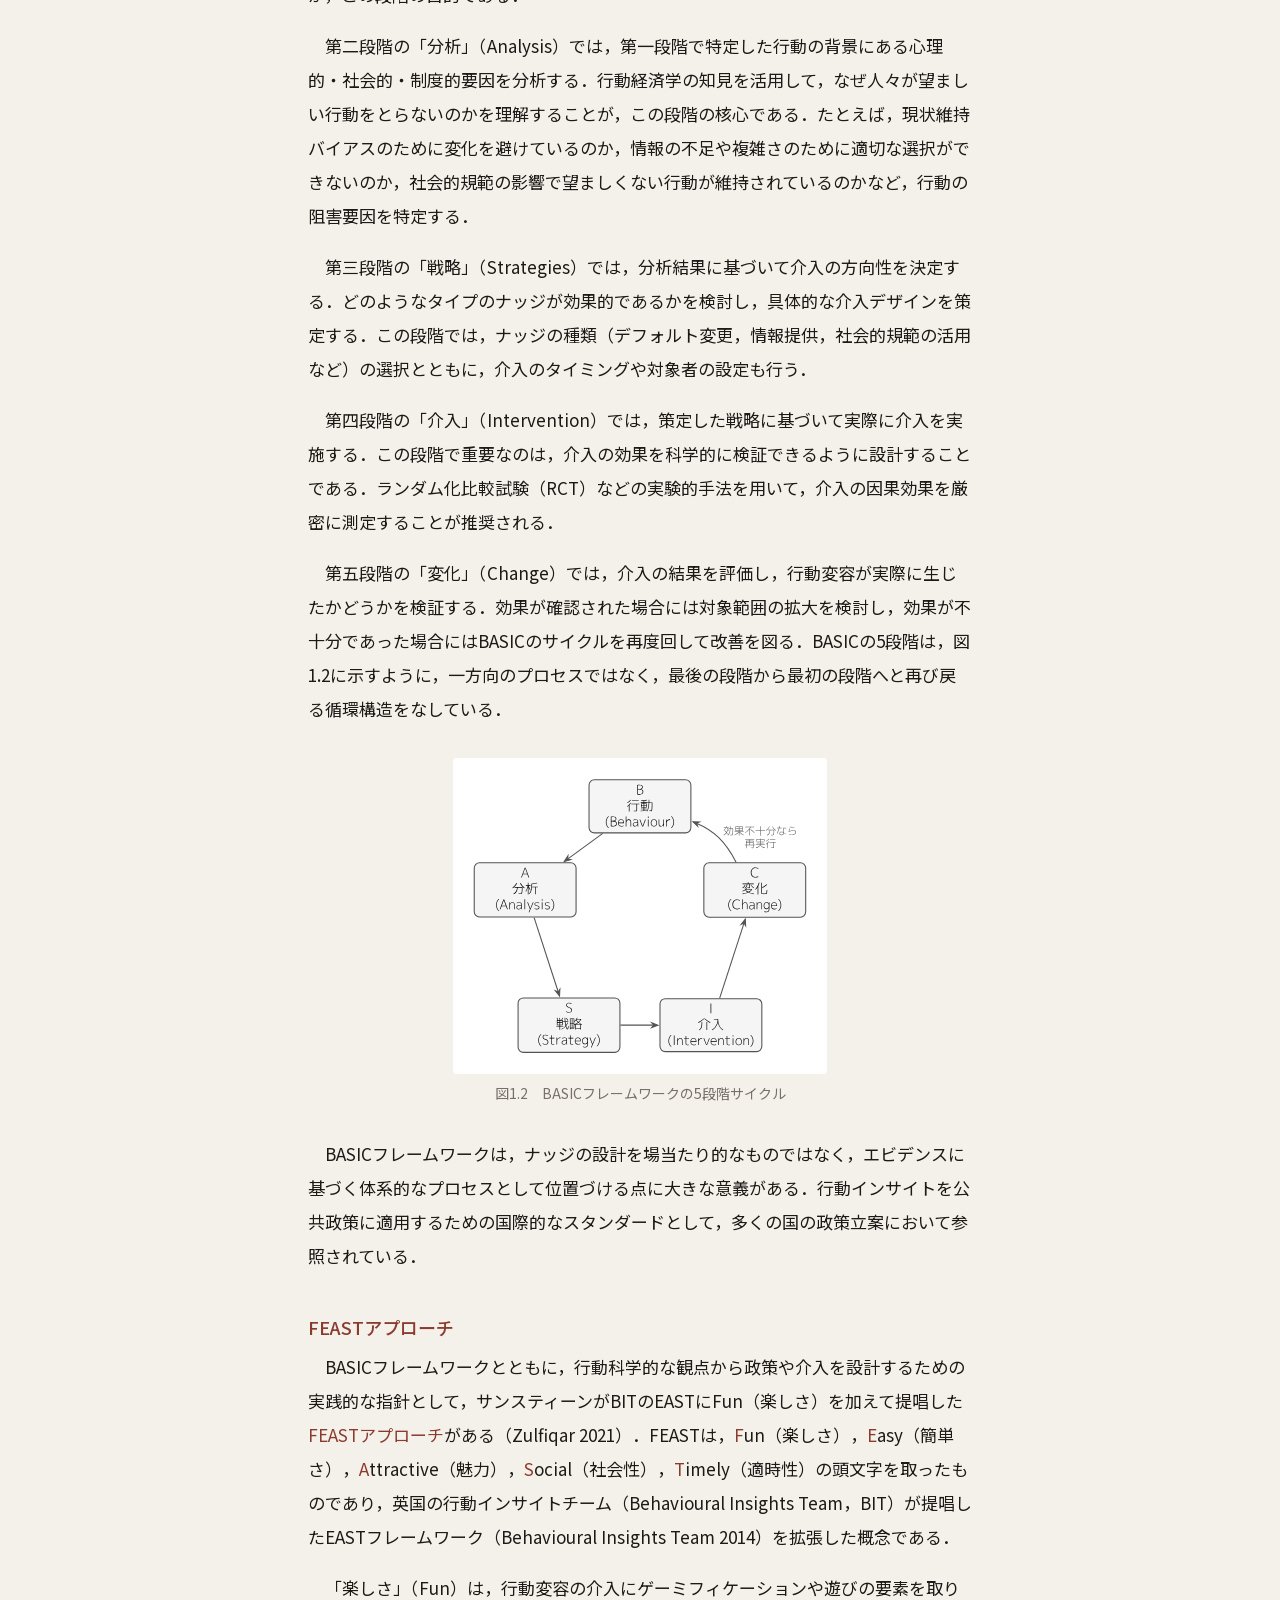
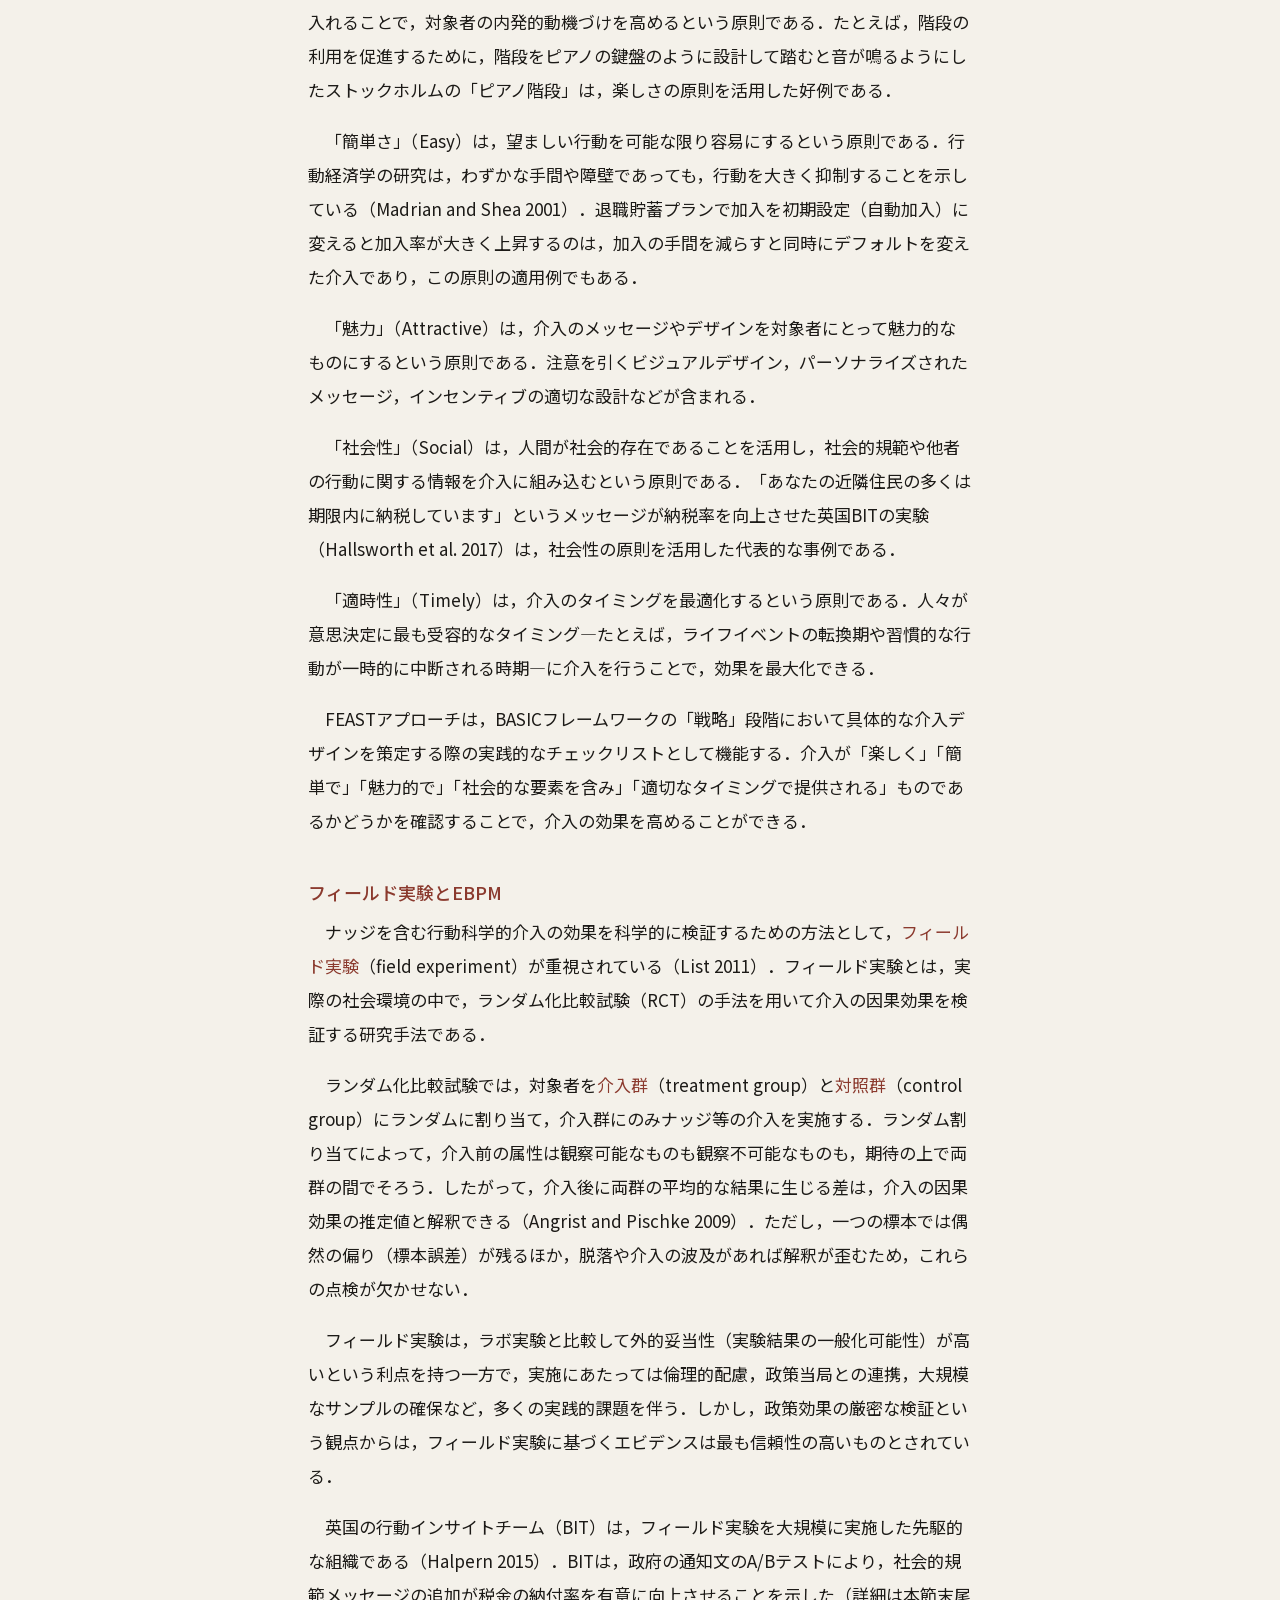
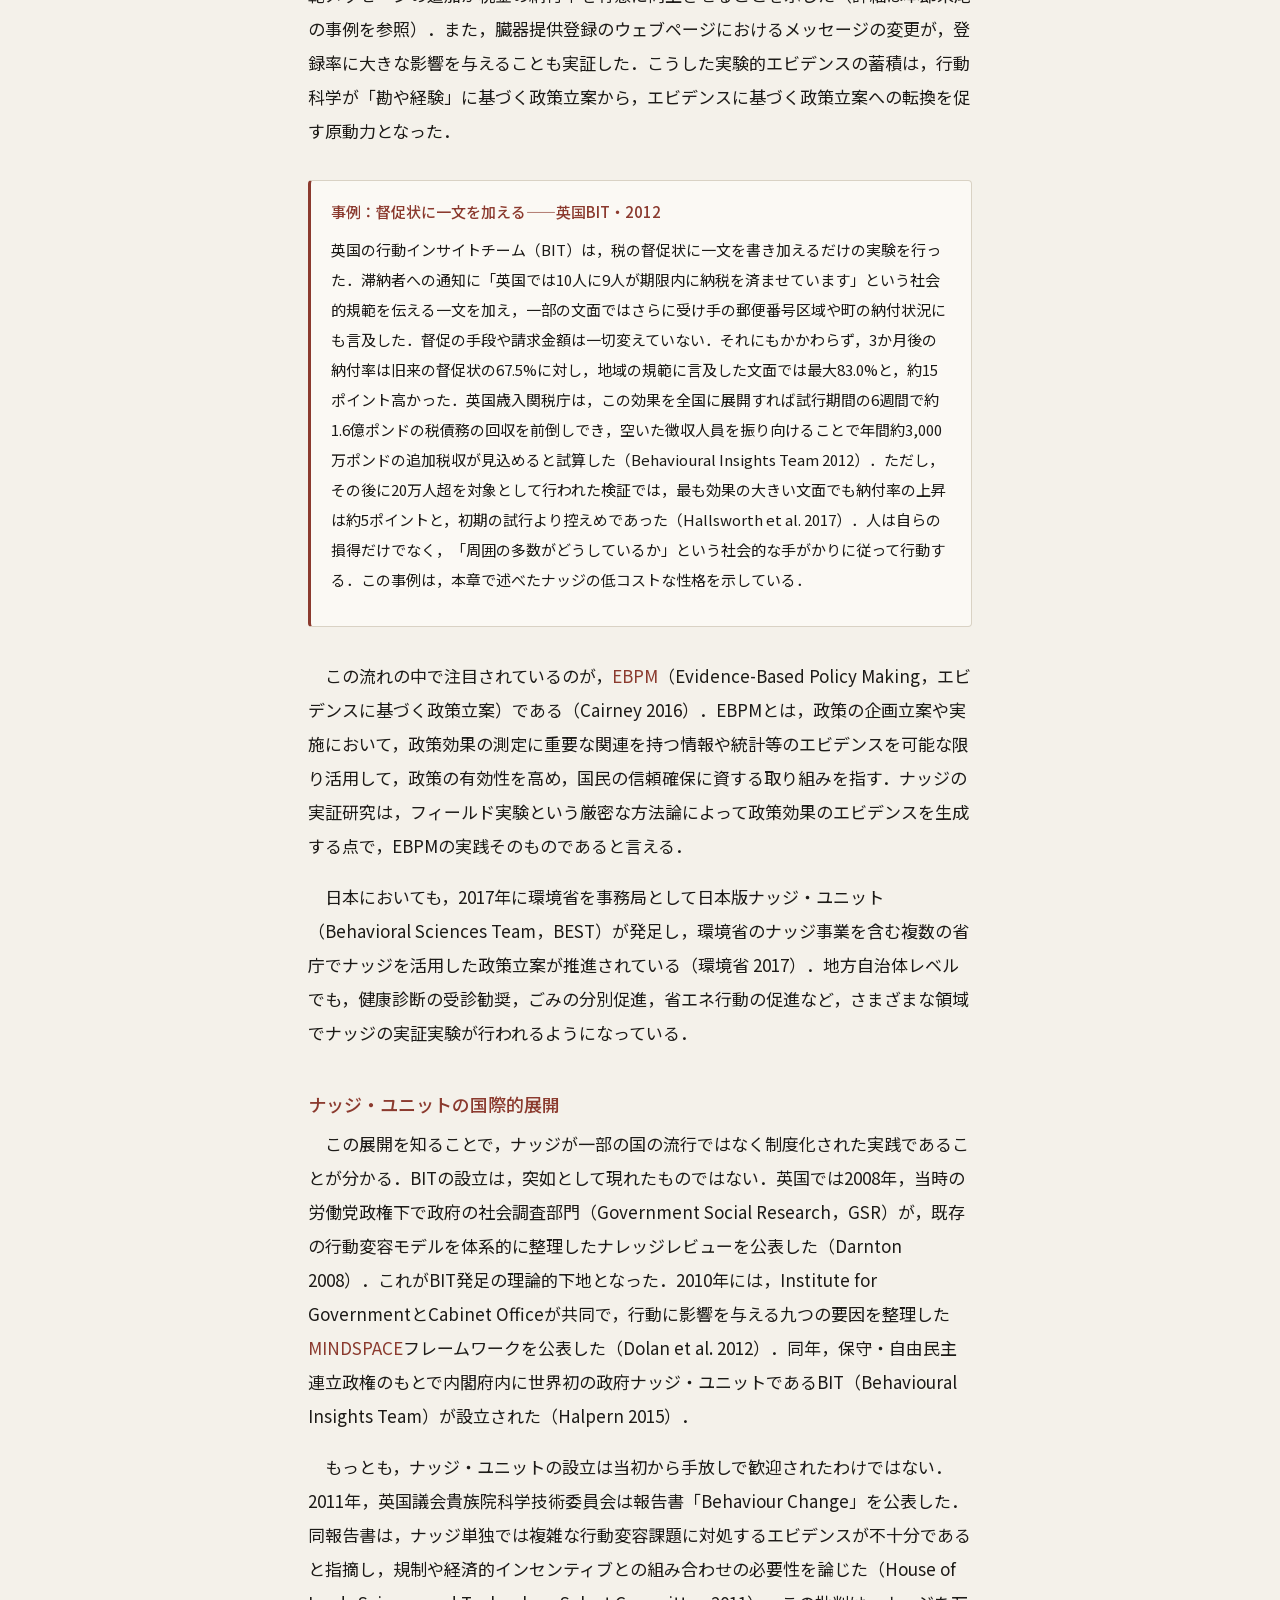
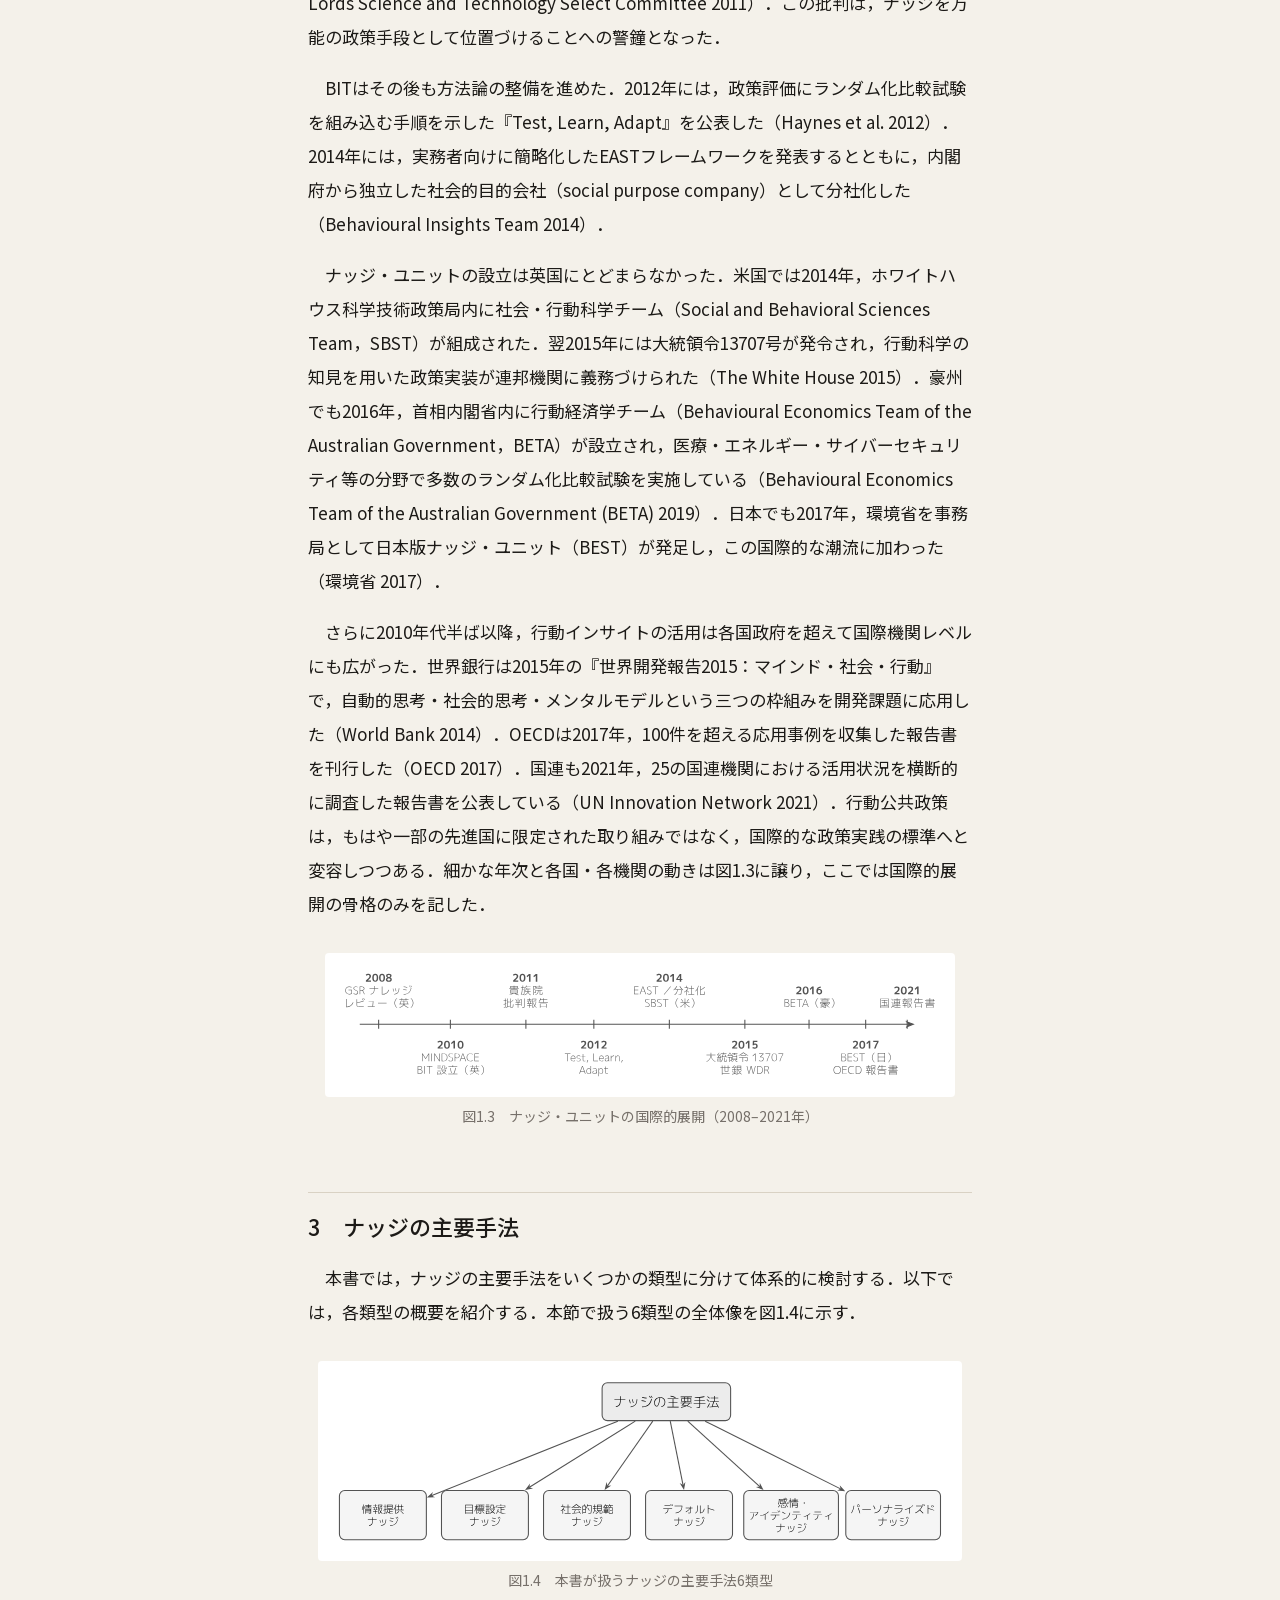
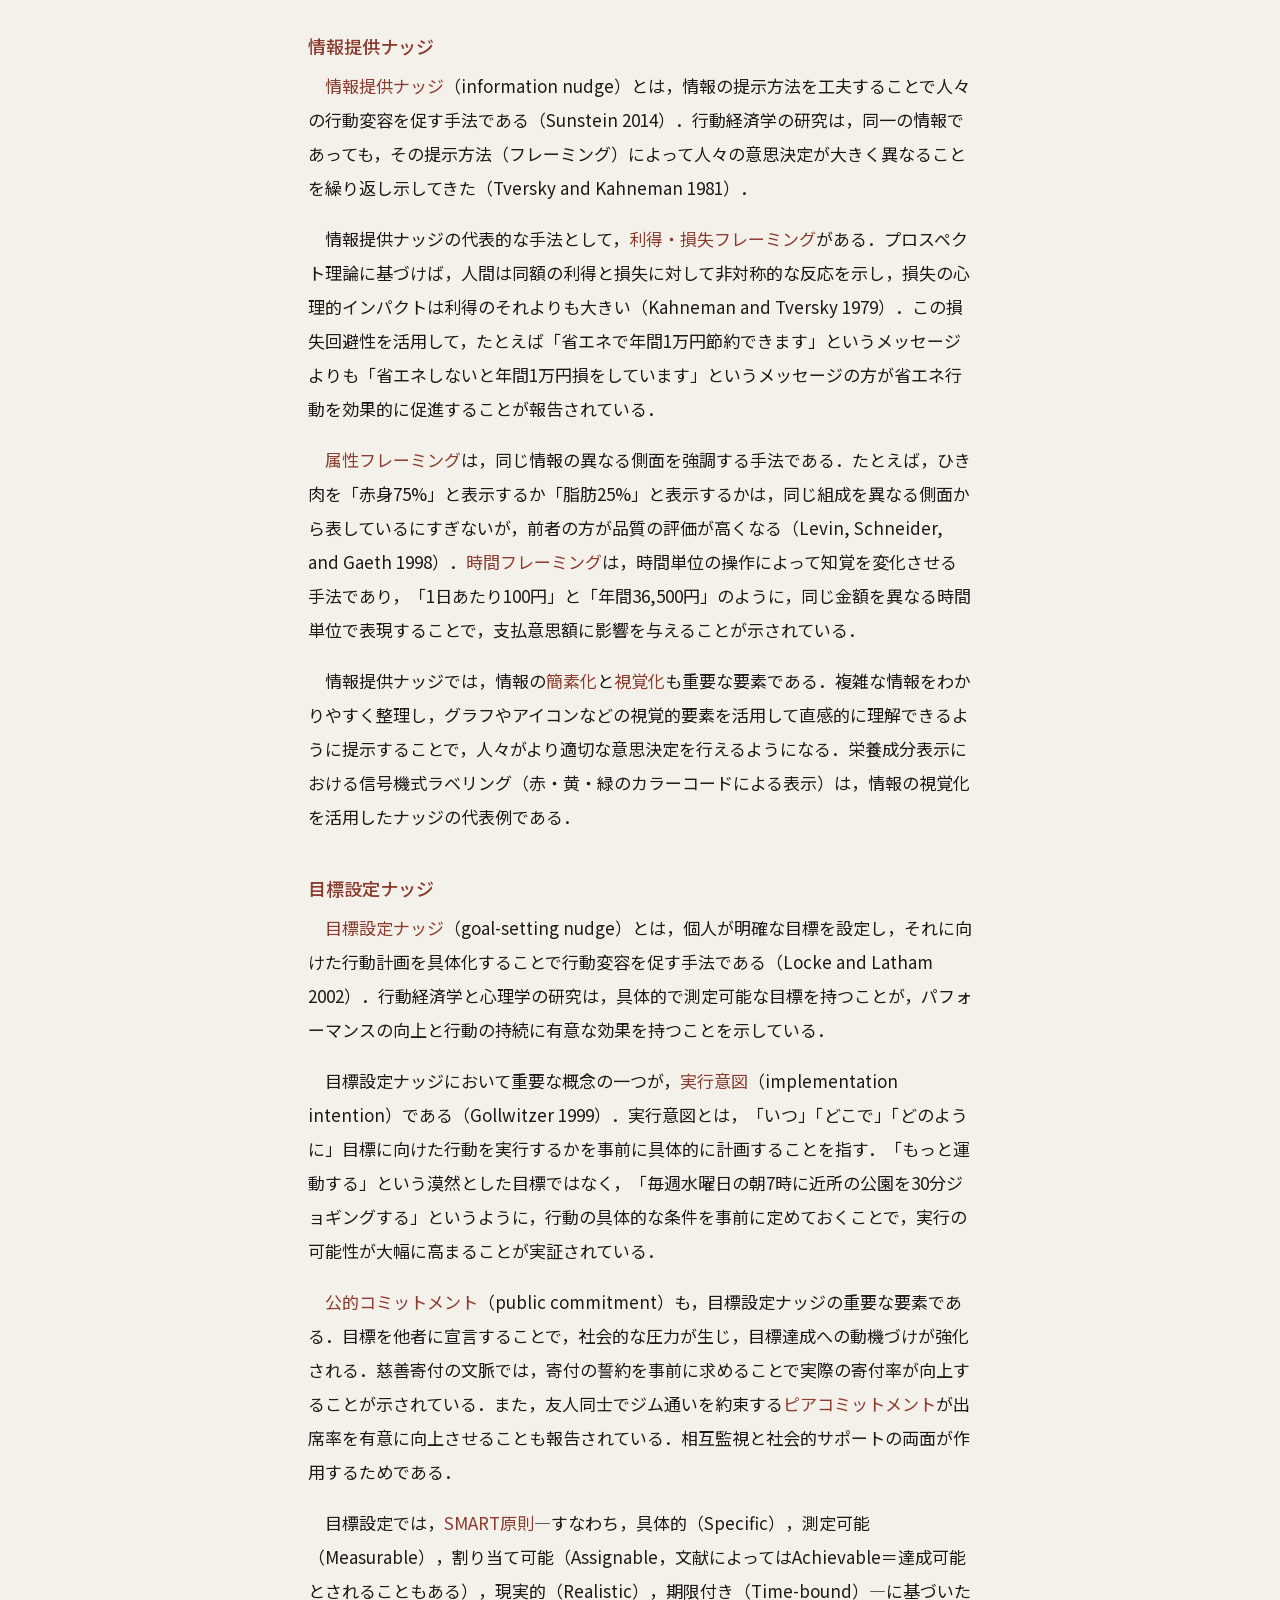
<file: book-nudge/index.html>
<!doctype html>
<html lang="ja">
<head>
<meta charset="utf-8">
<meta name="viewport" content="width=device-width, initial-scale=1, viewport-fit=cover">
<title>執筆中の本　第1章 ナッジと行動公共政策への招待｜後藤晶</title>
<meta name="description" content="ナッジと行動公共政策の教科書を執筆中です．第1章の草稿を公開しています．">
<link rel="canonical" href="https://akrgt.github.io/book-nudge/">
<meta property="og:title" content="執筆中の本　第1章 ナッジと行動公共政策への招待">
<meta property="og:description" content="ナッジと行動公共政策の教科書の，第1章の草稿です．">
<meta property="og:url" content="https://akrgt.github.io/book-nudge/">
<meta property="og:type" content="article">
<link rel="stylesheet" href="../assets/fonts.css">
<style>
:root {
  --bg: #f4f1ea; --paper: #fbf9f4; --ink: #1c1a17; --muted: #76706a;
  --rule: #d9d2c4; --accent: #8b3a2e; --accent-soft: #b86d5b;
  --sans: "Noto Sans JP", "Hiragino Kaku Gothic ProN", "Yu Gothic", sans-serif;
  --latin: "Inter", "Noto Sans JP", sans-serif;
  color-scheme: light;
}
@media (prefers-color-scheme: dark) {
  :root:not([data-theme="light"]) {
    --bg: #14130f; --paper: #1a1814; --ink: #f1ece1; --muted: #8b8478;
    --rule: #2e2a23; --accent: #d97a66; --accent-soft: #c98a7a; color-scheme: dark;
  }
}
:root[data-theme="dark"] {
  --bg: #14130f; --paper: #1a1814; --ink: #f1ece1; --muted: #8b8478;
  --rule: #2e2a23; --accent: #d97a66; --accent-soft: #c98a7a; color-scheme: dark;
}
* { box-sizing: border-box; }
body {
  margin: 0; background: var(--bg); color: var(--ink);
  font-family: var(--sans); font-size: 17px; line-height: 2; font-weight: 400;
  -webkit-text-size-adjust: 100%;
}
.wrap {
  max-width: 44rem; margin: 0 auto;
  padding-block: 40px 80px;
  padding-left: max(20px, env(safe-area-inset-left, 0px));
  padding-right: max(20px, env(safe-area-inset-right, 0px));
}
a { color: var(--accent); text-underline-offset: 3px; }
.back { font-family: var(--latin); font-size: 14px; color: var(--muted); text-decoration: none; }
.back:hover { color: var(--accent); }
.label {
  margin: 48px 0 8px; font-family: var(--latin); font-size: 13px;
  letter-spacing: .12em; color: var(--accent);
}
h1 { margin: 0 0 24px; font-size: clamp(26px, 5vw, 34px); line-height: 1.5; font-weight: 500; text-wrap: balance; }
.lead { color: var(--muted); font-size: 15px; line-height: 1.9; }
.about {
  margin: 32px 0 48px; padding: 20px 24px; background: var(--paper);
  border: 1px solid var(--rule); border-radius: 4px; font-size: 15px; line-height: 1.9;
}
.about h2 { margin: 0 0 8px; font-size: 15px; font-weight: 500; border: 0; padding: 0; }
.about ol { margin: 0 0 16px; padding-left: 0; list-style: none; }
.about p { margin: 0 0 12px; text-indent: 0; }
.about p:last-child { margin-bottom: 0; }
.toc { margin: 0 0 40px; padding: 0; list-style: none; font-size: 15px; border-top: 1px solid var(--rule); }
.toc li { border-bottom: 1px solid var(--rule); }
.toc a { display: block; padding: 8px 0; color: var(--ink); text-decoration: none; }
.toc a:hover { color: var(--accent); }
article h2 {
  margin: 64px 0 16px; padding-top: 16px; border-top: 1px solid var(--rule);
  font-size: 22px; line-height: 1.6; font-weight: 500; text-wrap: balance;
}
article h3 { margin: 40px 0 8px; font-size: 18px; line-height: 1.6; font-weight: 500; color: var(--accent); }
article p { margin: 0 0 1em; text-indent: 1em; }
.refs { margin-top: 64px; padding-top: 16px; border-top: 1px solid var(--rule); }
.refs h2 { margin: 0 0 16px; font-size: 18px; font-weight: 500; }
.refs ol { margin: 0; padding-left: 1.6em; font-family: var(--latin); font-size: 14px; line-height: 1.75; color: var(--muted); }
.refs li { margin-bottom: 10px; overflow-wrap: anywhere; }
.fig, .tab { margin: 32px 0; }
.fig img { display: block; max-width: 100%; height: auto; margin: 0 auto; background: #fff; padding: 12px; border-radius: 4px; }
figcaption { margin-top: 8px; font-size: 14px; color: var(--muted); line-height: 1.7; text-align: center; }
.tab figcaption { margin: 0 0 8px; }
.tabwrap { overflow-x: auto; }
.tabwrap table { width: 100%; min-width: 30rem; border-collapse: collapse; font-size: 14px; line-height: 1.7; }
.tabwrap th, .tabwrap td { padding: 8px 10px; border-bottom: 1px solid var(--rule); text-align: left; vertical-align: top; }
.tabwrap thead th { border-top: 1px solid var(--ink); border-bottom: 1px solid var(--ink); font-weight: 500; }
.case { margin: 32px 0; padding: 16px 20px; background: var(--paper); border: 1px solid var(--rule); border-left: 3px solid var(--accent); border-radius: 4px; font-size: 15px; }
.case .case-title { margin: 0 0 8px; text-indent: 0; color: var(--accent); font-weight: 500; }
.case p { text-indent: 0; }
.term { color: var(--accent); }
article ol { padding-left: 1.6em; }
article li { margin-bottom: 6px; }
.csl { font-family: var(--latin); font-size: 14px; line-height: 1.75; color: var(--muted); }
.csl .csl-entry { margin-bottom: 10px; padding-left: 2em; text-indent: -2em; overflow-wrap: anywhere; }
footer { margin-top: 64px; padding-top: 16px; border-top: 1px solid var(--rule); font-size: 13px; color: var(--muted); line-height: 1.9; }
</style>
</head>
<body>
<div class="wrap">
<a class="back" href="../">← 後藤晶 ホーム</a>

<p class="label">WORK IN PROGRESS ／ 執筆中の本</p>
<h1>第1章　イントロダクション</h1>
<p class="lead">後藤晶（明治大学）　2026年10月19日 草稿</p>

<section class="about">
<h2>この本について</h2>
<p>『ナッジと行動公共政策』（仮題）は，行動経済学の知見を使って人々の選択を後押しする「ナッジ」と，それを公共政策に生かす「行動公共政策」を学ぶ大学向けの教科書です．大学の講義「情報と経済行動」の原稿をもとに書いています．ここでは第1章の草稿を公開します．全体の構成は書き直しの途中のため，目次は載せていません．</p>
<p>草稿のため，今後書き直します．ご意見や，出版についてのご相談は akiragoto [at] meiji.ac.jp までお寄せください．</p>
</section>

<ol class="toc"><li><a href="#x0">はじめに</a></li><li><a href="#s1">1　ナッジとは何か</a></li><li><a href="#s2">2　行動公共政策の展開</a></li><li><a href="#s3">3　ナッジの主要手法</a></li><li><a href="#s4">4　ナッジのダークサイド</a></li><li><a href="#s5">5　本書を学ぶ意義</a></li><li><a href="#x6">本章のまとめ</a></li><li><a href="#x7">演習問題・ディスカッション</a></li></ol>

<article>
<h2 id="x0">はじめに</h2>
<p>我々は日々，無数の意思決定を行いながら生活している．朝起きて何を食べるか，どの交通手段で通勤・通学するか，昼食をどこで取るか．こうした日常的な判断から，どの大学に進学するか，どの企業に就職するか，老後の資金をどのように準備するかといった人生を左右する重大な選択まで，意思決定は人間の生活のあらゆる場面に遍在している．こうした意思決定の多くは，結果が確実には予測できない状況，すなわち不確実性のもとで行われている．</p>
<p>伝統的な経済学は，このような状況における人間の行動を分析するにあたって，<span class="term">ホモ・エコノミクス</span>（<em>homo economicus</em>）と呼ばれる合理的な経済主体を前提としてきた<span class="citation" data-cites="mas1995microeconomic">（Mas-Colell, Whinston, and Green 1995）</span>．ホモ・エコノミクスは，すべての利用可能な情報を正確に処理し，自己の効用を最大化する選択を常に行うことができる理想化された存在である．しかし，現実の人間の行動を観察すると，この仮定は必ずしも妥当ではないことが明らかになる．その背景には，サイモンが指摘した<span class="term">限定合理性</span>（bounded rationality）がある．人間は，時間・情報・計算能力の制約のもとで判断しており，あらゆる選択肢を吟味した上で最適解を選ぶことはできない<span class="citation" data-cites="simon1955behavioral">（Simon 1955）</span>．サイモンの限定合理性は，計算資源の制約ゆえの「満足化」を指摘するものであった．これに対しカーネマンとトゥベルスキーは，判断が特定の系統的バイアスに従うことを実証的に示した．両者は問題意識を共有しつつも，別個の研究プログラムとして展開してきた．人間は時として，論理的に考えれば明らかに不利な選択をし，同じ情報でも提示の仕方によって異なる判断を下し，目先の利益に惑わされて長期的な利益を犠牲にする<span class="citation" data-cites="kahneman2003maps">（Kahneman 2003）</span>．このような「合理性からの逸脱」を体系的に研究し，より現実に即した人間像に基づいて経済現象を理解しようとする学問が，<span class="term">行動経済学</span>（behavioral economics）である<span class="citation" data-cites="camerer1999behavioral">（C. F. Camerer and Loewenstein 2004）</span>．</p>
<p>行動経済学は，こうした知見を単に学術的関心にとどめるのではなく，人々の行動をより望ましい方向へと導く実践的な手法として応用する道を切り拓いた．その中核をなすのが<span class="term">ナッジ</span>（nudge）という概念である．ナッジとは，選択の自由を維持しながら，人々がより良い選択を行うように「そっと後押し」する手法を指す<span class="citation" data-cites="thaler2008nudge">（Thaler and Sunstein 2008）</span>．本書は，行動経済学の知見を活用したナッジの理論と実践，そしてそれを公共政策に応用する<span class="term">行動公共政策</span>（behavioral public policy）の全体像を体系的に学ぶための教科書である．</p>
<p>本章では，まずナッジと行動公共政策の基本的な考え方を概観した上で，この分野を学ぶ意義について論じる．</p>
<h2 id="s1">1　ナッジとは何か</h2>
<h3 id="ナッジの定義と選択アーキテクチャ">ナッジの定義と選択アーキテクチャ</h3>
<p>ナッジの概念は，経済学者のリチャード・セイラー（Richard H. Thaler）と法学者のキャス・サンスティーン（Cass R. Sunstein）が2008年に提唱したものである．両者は，共著『Nudge: Improving Decisions about Health, Wealth, and Happiness』において，この概念を体系的に示した<span class="citation" data-cites="thaler2008nudge">（Thaler and Sunstein 2008）</span>．セイラーとサンスティーンによれば，ナッジとは「選択を禁止することも，経済的インセンティブを大きく変えることもなく，人々の行動を予測可能な方向に変える，選択アーキテクチャのあらゆる側面」と定義される．セイラー自身は，のちのノーベル賞受賞講演において，行動経済学が伝統的経済学の周縁に置かれた異端の学説から，政策に直接応用される主流の分析枠組みへと発展してきた経緯を振り返っている<span class="citation" data-cites="thaler2018cashews">（Thaler 2018）</span>．ナッジという概念は，こうした行動経済学の理論的蓄積が公共政策という実践の場に接続された，一つの到達点として位置づけられる．</p>
<p>ここで重要なのは，<span class="term">選択アーキテクチャ</span>（choice architecture）という概念である<span class="citation" data-cites="johnson2012beyond">（Johnson et al. 2012）</span>．選択アーキテクチャとは，人々が選択を行う際の環境の設計を指す．我々が日常生活で行うあらゆる選択は，何らかの環境のもとで行われている．スーパーマーケットにおける商品の配置，保険の申込書のフォーマット，ウェブサイトのインターフェースデザイン，学校の食堂における食品の並べ方は，いずれも選択アーキテクチャの一部である．そして，選択アーキテクチャの設計次第で，人々の選択は大きく変わり得る．</p>
<p>たとえば，カフェテリアにおいて健康的な食品を目の高さに配置し，不健康な食品は手の届きにくい場所に配置すると，健康的な食品の消費が有意に増加することが実証研究によって示されている<span class="citation" data-cites="hanks2012healthy">（Hanks, Just, and Wansink 2013）</span>．この場合，不健康な食品の選択を禁じているわけではなく，価格を変えているわけでもない．単に食品の配置という選択アーキテクチャを変えただけで，人々の選択が変化するのである．これがナッジの典型例である．</p>
<p>ナッジの重要な特徴は以下のとおりである．第一に，ナッジは<span class="term">選択の自由を保持する</span>．人々は望めばナッジによって促される行動とは異なる選択を行うことができる．第二に，ナッジは，法律による義務づけや罰則，補助金や課税といった手段とは異なり，<span class="term">規制で選択を禁じたり，経済的インセンティブを大きく変えたりせずに働きかける</span>．第三に，ナッジは<span class="term">低コストで実施可能</span>である．選択環境の微小な変更で大きな行動変容を実現できる場合が多い．最後に，ナッジは行動経済学が明らかにした人間の<span class="term">認知的特性</span>に基づいて設計される．現状維持バイアス，損失回避性，社会的規範への同調傾向など，人間に固有の心理的傾向を活用する．</p>
<h3 id="nudgesフレームワーク">NUDGESフレームワーク</h3>
<p>セイラーとサンスティーンは，効果的なナッジの設計原則を<span class="term">NUDGES</span>というアクロニムにまとめている<span class="citation" data-cites="thaler2008nudge">（Thaler and Sunstein 2008）</span>（表1.1）．NUDGESは以下の6つの原則から構成される．</p>
<p>第一に，<span class="term">iNcentives</span>（インセンティブ）である．ナッジの設計では，対象者が直面するインセンティブ構造を正しく理解することが出発点となる．ここでいうインセンティブとは，金銭的な報酬や罰則に限定されるものではなく，心理的な動機づけや社会的な報酬をも含む広い概念である．人々がある行動を選択する際にどのような便益とコストを認識しているかを把握したうえで，本人が見落としている便益や費用を，金額などの形で見えるようにする．たとえば，エネルギー消費を削減する行動の便益は，月々の電気料金の節約という形で可視化できるが，多くの人はその金額を正確には認識していない．消費電力をリアルタイムで金額に換算して表示することで，省エネ行動を促進できる．</p>
<p>第二に，<span class="term">Understand mappings</span>（マッピングの理解）である．人々は，選択肢とその結果の対応関係（マッピング）を正確に理解できない場合がある．たとえば，退職後に必要な貯蓄額を具体的な生活水準に結びつけて理解することは多くの人にとって困難である．選択肢と結果の対応関係をわかりやすく提示することは，人々がより適切な選択を行うための支援となる．</p>
<p>第三に，<span class="term">Defaults</span>（デフォルト設定）である．デフォルトとは，個人が積極的に選択を行わない場合に自動的に適用される選択肢を指す．人間には現状維持バイアスがあるため，デフォルトの設定は人々の最終的な選択に極めて大きな影響を与える．たとえば，退職貯蓄プランへの自動加入制度や，臓器提供のオプトアウト方式は，デフォルトの力を活用した代表的なナッジである．</p>
<p>第四に，<span class="term">Give feedback</span>（フィードバックの提供）である．人々が自身の行動の結果を適時に知ることができれば，行動の改善が促進される．スマートメーターによるエネルギー消費量の即時表示や，クレジットカードの利用状況の通知などが，フィードバックを活用したナッジの例である．</p>
<p>第五に，<span class="term">Expect error</span>（エラーの予期）である．人間は間違いを犯す存在であることを前提として，エラーが生じにくく，生じた場合にも重大な結果に至らないシステムを設計する．ATMにおいてカードを取り出さないと現金が出てこない設計は，カードの取り忘れというエラーを予防するための仕組みである．</p>
<p>最後に，<span class="term">Structure complex choices</span>（複雑な選択の構造化）である．選択肢が多すぎると，人々は選択そのものを回避したり，不適切なヒューリスティクスに頼ったりする傾向がある<span class="citation" data-cites="iyengar2000choice">（Iyengar and Lepper 2000）</span>．選択肢を適切にカテゴリ化し，段階的に絞り込めるように構造化することで，人々がより良い選択を行いやすくなる．</p>
<p>もっとも，選択肢が多いほど満足度や購買意欲が低下するという選択過剰効果（choice overload）の頑健性については，慎重な検討を要する．チェルネフら<span class="citation" data-cites="chernev2015overload">（Chernev, Böckenholt, and Goodman 2015）</span>は，99件の観測結果（参加者計7,202名）を対象にメタ分析した．その結果，選択肢数が満足度や選択行動に及ぼす平均的な効果は，全体としてはほぼゼロであった．しかし効果は単純に消失するのではなく，条件によって姿を変える．選択集合の複雑さ，決定課題の困難さ，選好の不確実性，決定目標という四つの条件のいずれかが強まるほど，選択過剰効果は明確に現れる．著名なジャム実験<span class="citation" data-cites="iyengar2000choice">（Iyengar and Lepper 2000）</span>が示した知見は，選択肢を減らせば常に満足度が上がるという単純な図式では捉えられない．どの条件で選択の負担が生じるかを見極めることこそが，NUDGESの「S」（複雑な選択の構造化）の出発点となる．</p>
<p>以上6つの原則を表1.1に整理する．</p>
<figure class="tab"><figcaption>表1.1　NUDGESフレームワークの6原則</figcaption><div class="tabwrap"><table>
<thead>
<tr>
<th style="text-align: left;">原則</th>
<th style="text-align: left;">内容</th>
</tr>
</thead>
<tbody>
<tr>
<td style="text-align: left;">iNcentives（インセンティブ）</td>
<td style="text-align: left;">対象者が直面するインセンティブ構造を正しく理解し，認知バイアスによって見えにくくなっている便益・コストを可視化する</td>
</tr>
<tr>
<td style="text-align: left;">Understand mappings（マッピングの理解）</td>
<td style="text-align: left;">選択肢とその結果の対応関係を，わかりやすい形で提示する</td>
</tr>
<tr>
<td style="text-align: left;">Defaults（デフォルト設定）</td>
<td style="text-align: left;">現状維持バイアスを踏まえ，望ましい選択肢をあらかじめ初期設定として組み込む</td>
</tr>
<tr>
<td style="text-align: left;">Give feedback（フィードバックの提供）</td>
<td style="text-align: left;">行動の結果を適時に知らせ，行動の改善を促す</td>
</tr>
<tr>
<td style="text-align: left;">Expect error（エラーの予期）</td>
<td style="text-align: left;">人は誤りを犯す存在であることを前提に，エラーが生じにくく，生じても重大な結果に至らない設計とする</td>
</tr>
<tr>
<td style="text-align: left;">Structure complex choices（複雑な選択の構造化）</td>
<td style="text-align: left;">選択肢を適切にカテゴリ化し，段階的に絞り込めるように構造化する</td>
</tr>
</tbody>
</table>
</div></figure>
<p>NUDGESフレームワークは，ナッジを設計する際の実践的な指針として，政策立案者や組織設計者に広く活用されている．</p>
<h3 id="リバタリアンパターナリズムの思想">リバタリアンパターナリズムの思想</h3>
<p>ナッジの思想的基盤をなすのが，<span class="term">リバタリアンパターナリズム</span>（libertarian paternalism）という考え方である<span class="citation" data-cites="thaler2003libertarian">（Thaler and Sunstein 2003）</span>．この概念は，一見すると矛盾を含んでいるように見える．リバタリアニズム（自由至上主義）は，個人の自由と選択を最優先し，政府介入を最小限にすべきであるとする立場である．一方，パターナリズム（温情主義）は，個人の利益のために本人の意思に反してでも介入することが正当化されるとする立場である．</p>
<p>しかし，セイラーとサンスティーンは，この二つの立場は両立可能であると主張する<span class="citation" data-cites="thaler2008nudge">（Thaler and Sunstein 2008）</span>．リバタリアンパターナリズムとは，選択の自由を維持しながら（リバタリアン），人々がより良い選択をできるように選択アーキテクチャを設計する（パターナリズム）という立場である．ナッジによって促される行動を拒否する自由は常に保障されており，その意味でリバタリアンの原則は守られている．同時に，行動経済学の知見に基づいて，人々が「自分自身にとって望ましい」と判断するであろう方向へ選択環境を設計するという意味で，パターナリスティックな要素も含まれている．</p>
<p>同様の発想は，セイラーとサンスティーンと同時期に提示されていた<span class="term">非対称的パターナリズム</span>（asymmetric paternalism）という考え方にも見られる．キャメラーらは，判断を誤りやすい人には利益を与え，合理的に自己決定できる人にはほとんど負担を課さない介入であれば，パターナリズムに対する伝統的な批判は当てはまらないと論じた<span class="citation" data-cites="camerer2003regulation">（C. Camerer et al. 2003）</span>．ナッジの多くは，まさにこの非対称性を満たすように設計されている．合理的な消費者にとっては無視してもよい程度の小さな仕掛けでありながら，判断を誤りやすい消費者にとっては選択を左右するだけの効果を持つ．この位置づけを，選択の自由の維持／制限と，本人の利益のための介入の強弱という2軸で整理すると，図1.1のようになる．</p>
<figure class="fig"><img src="fig/fig1_1.svg" alt="図1.1　リバタリアンパターナリズムの位置づけ——選択の自由の維持／制限と，本人の利益のための介入の強弱による2軸マップ" loading="lazy"><figcaption>図1.1　リバタリアンパターナリズムの位置づけ——選択の自由の維持／制限と，本人の利益のための介入の強弱による2軸マップ</figcaption></figure>
<p>リバタリアンパターナリズムの正当性をめぐっては，さまざまな議論が展開されてきた．賛成論者は，選択アーキテクチャはいかなる場合にも完全に中立ではあり得ないのだから，人々の福利を改善する方向にそれを設計することは当然のことであると論じる<span class="citation" data-cites="sunstein2014nudge">（Sunstein 2014）</span>．一方，批判論者は，何が「より良い選択」であるかを誰が決定するのかという問題や，ナッジが人々の自律性を静かに侵食する危険性を指摘している<span class="citation" data-cites="bovens2009ethics hausman2010debate">（Bovens 2009; Hausman and Welch 2010）</span>．リバタリアンパターナリズムをめぐるこうした倫理的・政治哲学的な論争は，本書の最終章において改めて詳しく検討する．</p>
<h2 id="s2">2　行動公共政策の展開</h2>
<h3 id="basicフレームワーク">BASICフレームワーク</h3>
<p>ナッジを公共政策に実装するための体系的な手法として，OECDが提唱した<span class="term">BASICフレームワーク</span>がある<span class="citation" data-cites="oecd2019basic">（OECD 2019）</span>．BASICは，<span class="term">B</span>ehaviour（行動），<span class="term">A</span>nalysis（分析），<span class="term">S</span>trategies（戦略），<span class="term">I</span>ntervention（介入），<span class="term">C</span>hange（変化）の頭文字を取ったものであり，行動インサイトを政策に適用するための5段階のプロセスを示している．</p>
<p>第一段階の「行動」（Behaviour）では，政策課題に関連する行動を具体的に定義し，現状の行動パターンを詳細に把握する．「人々が望ましい行動をとっていない」という漠然とした問題意識を，「誰が」「いつ」「どのような文脈で」「どのような行動をとっているか（あるいはとっていないか）」という具体的な行動記述に落とし込むことが，この段階の目的である．</p>
<p>第二段階の「分析」（Analysis）では，第一段階で特定した行動の背景にある心理的・社会的・制度的要因を分析する．行動経済学の知見を活用して，なぜ人々が望ましい行動をとらないのかを理解することが，この段階の核心である．たとえば，現状維持バイアスのために変化を避けているのか，情報の不足や複雑さのために適切な選択ができないのか，社会的規範の影響で望ましくない行動が維持されているのかなど，行動の阻害要因を特定する．</p>
<p>第三段階の「戦略」（Strategies）では，分析結果に基づいて介入の方向性を決定する．どのようなタイプのナッジが効果的であるかを検討し，具体的な介入デザインを策定する．この段階では，ナッジの種類（デフォルト変更，情報提供，社会的規範の活用など）の選択とともに，介入のタイミングや対象者の設定も行う．</p>
<p>第四段階の「介入」（Intervention）では，策定した戦略に基づいて実際に介入を実施する．この段階で重要なのは，介入の効果を科学的に検証できるように設計することである．ランダム化比較試験（RCT）などの実験的手法を用いて，介入の因果効果を厳密に測定することが推奨される．</p>
<p>第五段階の「変化」（Change）では，介入の結果を評価し，行動変容が実際に生じたかどうかを検証する．効果が確認された場合には対象範囲の拡大を検討し，効果が不十分であった場合にはBASICのサイクルを再度回して改善を図る．BASICの5段階は，図1.2に示すように，一方向のプロセスではなく，最後の段階から最初の段階へと再び戻る循環構造をなしている．</p>
<figure class="fig"><img src="fig/fig1_2.svg" alt="図1.2　BASICフレームワークの5段階サイクル" loading="lazy"><figcaption>図1.2　BASICフレームワークの5段階サイクル</figcaption></figure>
<p>BASICフレームワークは，ナッジの設計を場当たり的なものではなく，エビデンスに基づく体系的なプロセスとして位置づける点に大きな意義がある．行動インサイトを公共政策に適用するための国際的なスタンダードとして，多くの国の政策立案において参照されている．</p>
<h3 id="feastアプローチ">FEASTアプローチ</h3>
<p>BASICフレームワークとともに，行動科学的な観点から政策や介入を設計するための実践的な指針として，サンスティーンがBITのEASTにFun（楽しさ）を加えて提唱した<span class="term">FEASTアプローチ</span>がある<span class="citation" data-cites="sunstein2021feast">（Zulfiqar 2021）</span>．FEASTは，<span class="term">F</span>un（楽しさ），<span class="term">E</span>asy（簡単さ），<span class="term">A</span>ttractive（魅力），<span class="term">S</span>ocial（社会性），<span class="term">T</span>imely（適時性）の頭文字を取ったものであり，英国の行動インサイトチーム（Behavioural Insights Team，BIT）が提唱したEASTフレームワーク<span class="citation" data-cites="bit2014east">（Behavioural Insights Team 2014）</span>を拡張した概念である．</p>
<p>「楽しさ」（Fun）は，行動変容の介入にゲーミフィケーションや遊びの要素を取り入れることで，対象者の内発的動機づけを高めるという原則である．たとえば，階段の利用を促進するために，階段をピアノの鍵盤のように設計して踏むと音が鳴るようにしたストックホルムの「ピアノ階段」は，楽しさの原則を活用した好例である．</p>
<p>「簡単さ」（Easy）は，望ましい行動を可能な限り容易にするという原則である．行動経済学の研究は，わずかな手間や障壁であっても，行動を大きく抑制することを示している<span class="citation" data-cites="madrian2001power">（Madrian and Shea 2001）</span>．退職貯蓄プランで加入を初期設定（自動加入）に変えると加入率が大きく上昇するのは，加入の手間を減らすと同時にデフォルトを変えた介入であり，この原則の適用例でもある．</p>
<p>「魅力」（Attractive）は，介入のメッセージやデザインを対象者にとって魅力的なものにするという原則である．注意を引くビジュアルデザイン，パーソナライズされたメッセージ，インセンティブの適切な設計などが含まれる．</p>
<p>「社会性」（Social）は，人間が社会的存在であることを活用し，社会的規範や他者の行動に関する情報を介入に組み込むという原則である．「あなたの近隣住民の多くは期限内に納税しています」というメッセージが納税率を向上させた英国BITの実験<span class="citation" data-cites="hallsworth2017provision">（Hallsworth et al. 2017）</span>は，社会性の原則を活用した代表的な事例である．</p>
<p>「適時性」（Timely）は，介入のタイミングを最適化するという原則である．人々が意思決定に最も受容的なタイミング—たとえば，ライフイベントの転換期や習慣的な行動が一時的に中断される時期—に介入を行うことで，効果を最大化できる．</p>
<p>FEASTアプローチは，BASICフレームワークの「戦略」段階において具体的な介入デザインを策定する際の実践的なチェックリストとして機能する．介入が「楽しく」「簡単で」「魅力的で」「社会的な要素を含み」「適切なタイミングで提供される」ものであるかどうかを確認することで，介入の効果を高めることができる．</p>
<h3 id="フィールド実験とebpm">フィールド実験とEBPM</h3>
<p>ナッジを含む行動科学的介入の効果を科学的に検証するための方法として，<span class="term">フィールド実験</span>（field experiment）が重視されている<span class="citation" data-cites="list2011field">（List 2011）</span>．フィールド実験とは，実際の社会環境の中で，ランダム化比較試験（RCT）の手法を用いて介入の因果効果を検証する研究手法である．</p>
<p>ランダム化比較試験では，対象者を<span class="term">介入群</span>（treatment group）と<span class="term">対照群</span>（control group）にランダムに割り当て，介入群にのみナッジ等の介入を実施する．ランダム割り当てによって，介入前の属性は観察可能なものも観察不可能なものも，期待の上で両群の間でそろう．したがって，介入後に両群の平均的な結果に生じる差は，介入の因果効果の推定値と解釈できる<span class="citation" data-cites="angrist2009mostly">（Angrist and Pischke 2009）</span>．ただし，一つの標本では偶然の偏り（標本誤差）が残るほか，脱落や介入の波及があれば解釈が歪むため，これらの点検が欠かせない．</p>
<p>フィールド実験は，ラボ実験と比較して外的妥当性（実験結果の一般化可能性）が高いという利点を持つ一方で，実施にあたっては倫理的配慮，政策当局との連携，大規模なサンプルの確保など，多くの実践的課題を伴う．しかし，政策効果の厳密な検証という観点からは，フィールド実験に基づくエビデンスは最も信頼性の高いものとされている．</p>
<p>英国の行動インサイトチーム（BIT）は，フィールド実験を大規模に実施した先駆的な組織である<span class="citation" data-cites="halpern2015inside">（Halpern 2015）</span>．BITは，政府の通知文のA/Bテストにより，社会的規範メッセージの追加が税金の納付率を有意に向上させることを示した（詳細は本節末尾の事例を参照）．また，臓器提供登録のウェブページにおけるメッセージの変更が，登録率に大きな影響を与えることも実証した．こうした実験的エビデンスの蓄積は，行動科学が「勘や経験」に基づく政策立案から，エビデンスに基づく政策立案への転換を促す原動力となった．</p>
<aside class="case"><p class="case-title">事例：督促状に一文を加える——英国BIT・2012</p>
<p>英国の行動インサイトチーム（BIT）は，税の督促状に一文を書き加えるだけの実験を行った．滞納者への通知に「英国では10人に9人が期限内に納税を済ませています」という社会的規範を伝える一文を加え，一部の文面ではさらに受け手の郵便番号区域や町の納付状況にも言及した．督促の手段や請求金額は一切変えていない．それにもかかわらず，3か月後の納付率は旧来の督促状の67.5%に対し，地域の規範に言及した文面では最大83.0%と，約15ポイント高かった．英国歳入関税庁は，この効果を全国に展開すれば試行期間の6週間で約1.6億ポンドの税債務の回収を前倒しでき，空いた徴収人員を振り向けることで年間約3,000万ポンドの追加税収が見込めると試算した<span class="citation" data-cites="bit2012fraud">（Behavioural Insights Team 2012）</span>．ただし，その後に20万人超を対象として行われた検証では，最も効果の大きい文面でも納付率の上昇は約5ポイントと，初期の試行より控えめであった<span class="citation" data-cites="hallsworth2017provision">（Hallsworth et al. 2017）</span>．人は自らの損得だけでなく，「周囲の多数がどうしているか」という社会的な手がかりに従って行動する．この事例は，本章で述べたナッジの低コストな性格を示している．</p>
</aside>
<p>この流れの中で注目されているのが，<span class="term">EBPM</span>（Evidence-Based Policy Making，エビデンスに基づく政策立案）である<span class="citation" data-cites="cairney2016politics">（Cairney 2016）</span>．EBPMとは，政策の企画立案や実施において，政策効果の測定に重要な関連を持つ情報や統計等のエビデンスを可能な限り活用して，政策の有効性を高め，国民の信頼確保に資する取り組みを指す．ナッジの実証研究は，フィールド実験という厳密な方法論によって政策効果のエビデンスを生成する点で，EBPMの実践そのものであると言える．</p>
<p>日本においても，2017年に環境省を事務局として日本版ナッジ・ユニット（Behavioral Sciences Team，BEST）が発足し，環境省のナッジ事業を含む複数の省庁でナッジを活用した政策立案が推進されている<span class="citation" data-cites="env2017best">（環境省 2017）</span>．地方自治体レベルでも，健康診断の受診勧奨，ごみの分別促進，省エネ行動の促進など，さまざまな領域でナッジの実証実験が行われるようになっている．</p>
<h3 id="ナッジユニットの国際的展開">ナッジ・ユニットの国際的展開</h3>
<p>この展開を知ることで，ナッジが一部の国の流行ではなく制度化された実践であることが分かる．BITの設立は，突如として現れたものではない．英国では2008年，当時の労働党政権下で政府の社会調査部門（Government Social Research，GSR）が，既存の行動変容モデルを体系的に整理したナレッジレビューを公表した<span class="citation" data-cites="darnton2008review">（Darnton 2008）</span>．これがBIT発足の理論的下地となった．2010年には，Institute for GovernmentとCabinet Officeが共同で，行動に影響を与える九つの要因を整理した<span class="term">MINDSPACE</span>フレームワークを公表した<span class="citation" data-cites="dolan2012mindspace">（Dolan et al. 2012）</span>．同年，保守・自由民主連立政権のもとで内閣府内に世界初の政府ナッジ・ユニットであるBIT（Behavioural Insights Team）が設立された<span class="citation" data-cites="halpern2015inside">（Halpern 2015）</span>．</p>
<p>もっとも，ナッジ・ユニットの設立は当初から手放しで歓迎されたわけではない．2011年，英国議会貴族院科学技術委員会は報告書「Behaviour Change」を公表した．同報告書は，ナッジ単独では複雑な行動変容課題に対処するエビデンスが不十分であると指摘し，規制や経済的インセンティブとの組み合わせの必要性を論じた<span class="citation" data-cites="houseoflords2011behaviour">（House of Lords Science and Technology Select Committee 2011）</span>．この批判は，ナッジを万能の政策手段として位置づけることへの警鐘となった．</p>
<p>BITはその後も方法論の整備を進めた．2012年には，政策評価にランダム化比較試験を組み込む手順を示した『Test, Learn, Adapt』を公表した<span class="citation" data-cites="cabinet2012tla">（Haynes et al. 2012）</span>．2014年には，実務者向けに簡略化したEASTフレームワークを発表するとともに，内閣府から独立した社会的目的会社（social purpose company）として分社化した<span class="citation" data-cites="bit2014east">（Behavioural Insights Team 2014）</span>．</p>
<p>ナッジ・ユニットの設立は英国にとどまらなかった．米国では2014年，ホワイトハウス科学技術政策局内に社会・行動科学チーム（Social and Behavioral Sciences Team，SBST）が組成された．翌2015年には大統領令13707号が発令され，行動科学の知見を用いた政策実装が連邦機関に義務づけられた<span class="citation" data-cites="whitehouse2015eo13707">（The White House 2015）</span>．豪州でも2016年，首相内閣省内に行動経済学チーム（Behavioural Economics Team of the Australian Government，BETA）が設立され，医療・エネルギー・サイバーセキュリティ等の分野で多数のランダム化比較試験を実施している<span class="citation" data-cites="beta2019impact">（Behavioural Economics Team of the Australian Government (BETA) 2019）</span>．日本でも2017年，環境省を事務局として日本版ナッジ・ユニット（BEST）が発足し，この国際的な潮流に加わった<span class="citation" data-cites="env2017best">（環境省 2017）</span>．</p>
<p>さらに2010年代半ば以降，行動インサイトの活用は各国政府を超えて国際機関レベルにも広がった．世界銀行は2015年の『世界開発報告2015：マインド・社会・行動』で，自動的思考・社会的思考・メンタルモデルという三つの枠組みを開発課題に応用した<span class="citation" data-cites="worldbank2015wdr">（World Bank 2014）</span>．OECDは2017年，100件を超える応用事例を収集した報告書を刊行した<span class="citation" data-cites="oecd2017behavioural">（OECD 2017）</span>．国連も2021年，25の国連機関における活用状況を横断的に調査した報告書を公表している<span class="citation" data-cites="un2021behaviouralscience">（UN Innovation Network 2021）</span>．行動公共政策は，もはや一部の先進国に限定された取り組みではなく，国際的な政策実践の標準へと変容しつつある．細かな年次と各国・各機関の動きは図1.3に譲り，ここでは国際的展開の骨格のみを記した．</p>
<figure class="fig"><img src="fig/fig1_3.svg" alt="図1.3　ナッジ・ユニットの国際的展開（2008–2021年）" loading="lazy"><figcaption>図1.3　ナッジ・ユニットの国際的展開（2008–2021年）</figcaption></figure>
<h2 id="s3">3　ナッジの主要手法</h2>
<p>本書では，ナッジの主要手法をいくつかの類型に分けて体系的に検討する．以下では，各類型の概要を紹介する．本節で扱う6類型の全体像を図1.4に示す．</p>
<figure class="fig"><img src="fig/fig1_4.svg" alt="図1.4　本書が扱うナッジの主要手法6類型" loading="lazy"><figcaption>図1.4　本書が扱うナッジの主要手法6類型</figcaption></figure>
<h3 id="情報提供ナッジ">情報提供ナッジ</h3>
<p><span class="term">情報提供ナッジ</span>（information nudge）とは，情報の提示方法を工夫することで人々の行動変容を促す手法である<span class="citation" data-cites="sunstein2014nudge">（Sunstein 2014）</span>．行動経済学の研究は，同一の情報であっても，その提示方法（フレーミング）によって人々の意思決定が大きく異なることを繰り返し示してきた<span class="citation" data-cites="tversky1981framing">（Tversky and Kahneman 1981）</span>．</p>
<p>情報提供ナッジの代表的な手法として，<span class="term">利得・損失フレーミング</span>がある．プロスペクト理論に基づけば，人間は同額の利得と損失に対して非対称的な反応を示し，損失の心理的インパクトは利得のそれよりも大きい<span class="citation" data-cites="kahneman1979prospect">（Kahneman and Tversky 1979）</span>．この損失回避性を活用して，たとえば「省エネで年間1万円節約できます」というメッセージよりも「省エネしないと年間1万円損をしています」というメッセージの方が省エネ行動を効果的に促進することが報告されている．</p>
<p><span class="term">属性フレーミング</span>は，同じ情報の異なる側面を強調する手法である．たとえば，ひき肉を「赤身75%」と表示するか「脂肪25%」と表示するかは，同じ組成を異なる側面から表しているにすぎないが，前者の方が品質の評価が高くなる<span class="citation" data-cites="levin1998frames">（Levin, Schneider, and Gaeth 1998）</span>．<span class="term">時間フレーミング</span>は，時間単位の操作によって知覚を変化させる手法であり，「1日あたり100円」と「年間36,500円」のように，同じ金額を異なる時間単位で表現することで，支払意思額に影響を与えることが示されている．</p>
<p>情報提供ナッジでは，情報の<span class="term">簡素化</span>と<span class="term">視覚化</span>も重要な要素である．複雑な情報をわかりやすく整理し，グラフやアイコンなどの視覚的要素を活用して直感的に理解できるように提示することで，人々がより適切な意思決定を行えるようになる．栄養成分表示における信号機式ラベリング（赤・黄・緑のカラーコードによる表示）は，情報の視覚化を活用したナッジの代表例である．</p>
<h3 id="目標設定ナッジ">目標設定ナッジ</h3>
<p><span class="term">目標設定ナッジ</span>（goal-setting nudge）とは，個人が明確な目標を設定し，それに向けた行動計画を具体化することで行動変容を促す手法である<span class="citation" data-cites="locke2002building">（Locke and Latham 2002）</span>．行動経済学と心理学の研究は，具体的で測定可能な目標を持つことが，パフォーマンスの向上と行動の持続に有意な効果を持つことを示している．</p>
<p>目標設定ナッジにおいて重要な概念の一つが，<span class="term">実行意図</span>（implementation intention）である<span class="citation" data-cites="gollwitzer1999implementation">（Gollwitzer 1999）</span>．実行意図とは，「いつ」「どこで」「どのように」目標に向けた行動を実行するかを事前に具体的に計画することを指す．「もっと運動する」という漠然とした目標ではなく，「毎週水曜日の朝7時に近所の公園を30分ジョギングする」というように，行動の具体的な条件を事前に定めておくことで，実行の可能性が大幅に高まることが実証されている．</p>
<p><span class="term">公的コミットメント</span>（public commitment）も，目標設定ナッジの重要な要素である．目標を他者に宣言することで，社会的な圧力が生じ，目標達成への動機づけが強化される．慈善寄付の文脈では，寄付の誓約を事前に求めることで実際の寄付率が向上することが示されている．また，友人同士でジム通いを約束する<span class="term">ピアコミットメント</span>が出席率を有意に向上させることも報告されている．相互監視と社会的サポートの両面が作用するためである．</p>
<p>目標設定では，<span class="term">SMART原則</span>—すなわち，具体的（Specific），測定可能（Measurable），割り当て可能（Assignable，文献によってはAchievable＝達成可能とされることもある），現実的（Realistic），期限付き（Time-bound）—に基づいた目標の設計が推奨される．曖昧な目標よりも具体的な目標の方が行動変容を促進し，進捗の可視化がさらにその効果を高めることが知られている．</p>
<h3 id="社会的規範ナッジ">社会的規範ナッジ</h3>
<p><span class="term">社会的規範ナッジ</span>（social norm nudge）は，人々が周囲の他者の行動を参照点として意思決定を行う傾向を活用した手法である<span class="citation" data-cites="cialdini1990focus">（Cialdini, Reno, and Kallgren 1990）</span>．人間は社会的存在であり，他者の行動や社会的に期待される行動に同調する強い傾向を持っている．社会的規範ナッジは，この傾向を活用して行動変容を促す．</p>
<p>社会的規範には，いくつかの類型が存在する<span class="citation" data-cites="cialdini1990focus">（Cialdini, Reno, and Kallgren 1990）</span>．<span class="term">記述的規範</span>（descriptive norm）は，実際に多くの人がとっている行動を示すものである．「この地域の80%の住民が期限内に税金を納めています」というメッセージは，記述的規範の例である．<span class="term">命令的規範</span>（injunctive norm）は，社会的に承認される行動や期待される行動を示すものであり，「節電は社会的責任です」というメッセージがこれに該当する．<span class="term">動的規範</span>（dynamic norm）は，規範の変化の方向性を示すものであり，「昨年と比べて30%多くの人が植物ベースの食事を選ぶようになっています」というメッセージのように，行動のトレンドを伝える<span class="citation" data-cites="sparkman2017dynamic">（Sparkman and Walton 2017）</span>．さらに，<span class="term">個人的規範</span>（personal norm）は，「自分はそうすべきだ」という内面化された道徳的義務感を指し，他者の行動や承認に関わる社会的規範とは区別される<span class="citation" data-cites="schwartz1977normative">（Schwartz 1977）</span>．「環境を守ることはあなた自身の責任です」のように，本人の義務感に訴えるメッセージがこれに当たる．なお，以上の例に含まれる数値は説明のための仮のものである．</p>
<p>社会的規範ナッジの効果を示す代表的な研究として，Opower社のホームエネルギーレポートがある<span class="citation" data-cites="allcott2011social">（Allcott 2011）</span>．このレポートでは，各世帯に対して近隣住民との電力消費量の比較情報が提供され，平均的な消費者よりも多くの電力を消費している世帯の消費量が有意に減少することが示された．</p>
<p>社会的規範に関連する選好として，<span class="term">バンドワゴン効果</span>と<span class="term">スノッブ効果</span>にも触れておく必要がある．バンドワゴン効果とは，多くの人が採用している選択肢をさらに多くの人が選択するようになる傾向であり，スノッブ効果とは，逆に多くの人が選択しているものを避ける傾向である．これらの効果は，社会的規範ナッジの設計において考慮すべき重要な要素である．</p>
<h3 id="デフォルトナッジ">デフォルトナッジ</h3>
<p><span class="term">デフォルトナッジ</span>（default nudge）は，初期設定を変更することで人々の選択を望ましい方向へ導く手法であり，最も強力かつ広く研究されているナッジの一つである<span class="citation" data-cites="johnson2003defaults">（Johnson and Goldstein 2003）</span>．人間の行動には<span class="term">現状維持バイアス</span>（status quo bias）が存在し，変更にはコストがかかるという認知的・心理的慣性が作用するため，多くの人がデフォルトのままにとどまる傾向がある<span class="citation" data-cites="samuelson1988status">（Samuelson and Zeckhauser 1988）</span>．</p>
<p>デフォルトナッジの効果を劇的に示した研究として，臓器提供の同意率に関する国際比較がある<span class="citation" data-cites="johnson2003defaults">（Johnson and Goldstein 2003）</span>．臓器提供を希望する場合に申し出る必要がある<span class="term">オプトイン</span>方式の国（たとえばドイツ）では有効同意率が12.0%にとどまるのに対し，臓器提供を希望しない場合に申し出る必要がある<span class="term">オプトアウト</span>方式の国（たとえばオーストリア）では99.98%に達する．ここでいう有効同意率は，制度上，提供に同意したとみなされる人の割合であり，実際の臓器提供率ではない．両国は文化的に類似しており，臓器提供に対する態度にも大きな差はないが，国際比較だけではデフォルトの因果効果を特定できない．同じ論文が行ったオンライン実験（161名）では，同じ質問をデフォルトだけ変えて尋ねると，同意率はオプトインで42%，オプトアウトで82%であり，デフォルトの設計そのものが選択を大きく動かすことが確かめられている．</p>
<p>退職貯蓄の分野でも，デフォルトの効果は顕著である．マドリアンとシェイ<span class="citation" data-cites="madrian2001power">（Madrian and Shea 2001）</span>の研究は，退職貯蓄プラン（401(k)）への加入をデフォルトとする自動加入制度が，加入率を大幅に向上させることを示した．セイラーとベナルツィ（Benartzi）が開発した「Save More Tomorrow」プログラム<span class="citation" data-cites="thaler2004save">（Thaler and Benartzi 2004）</span>は，将来の昇給時に貯蓄率を自動的に引き上げるというデフォルト設計を採用した．この設計により，現在バイアスの影響を受けやすい貯蓄行動の改善に成功している．</p>
<p>デフォルトが効果を持つメカニズムとしては，現状維持バイアスに加えて，<span class="term">努力の非対称性</span>（わずかなトランザクションコストが決定的な影響を持つこと）と，<span class="term">暗黙の推奨</span>（デフォルトが政策立案者の推奨として解釈される傾向）が指摘されている．特に専門知識が不足する領域では，デフォルトの設定が「推奨される選択」として認知される傾向が顕著である．</p>
<h3 id="感情アイデンティティナッジ">感情・アイデンティティナッジ</h3>
<p><span class="term">感情ナッジ</span>（emotion nudge）は，人々の感情的反応を活用して行動変容を促す手法である<span class="citation" data-cites="lerner2015emotion">（Lerner et al. 2015）</span>．行動経済学の研究は，意思決定において感情が果たす役割の大きさを繰り返し示してきた．<span class="term">感情ヒューリスティック</span>（affect heuristic）とは，感情的反応がヒューリスティックとして機能し，リスクや便益の評価に影響を与える現象を指す<span class="citation" data-cites="slovic2007affect">（Slovic et al. 2007）</span>．</p>
<p>感情ナッジにおいて興味深いのは，リスク認知の文脈で恐怖アピールよりも希望や誇りといったポジティブな感情の方が持続的な行動変容を生む場合があるという知見である．また，<span class="term">予期的感情</span>（anticipated emotion）—将来の後悔や満足を予期させること—が効果的な行動変容手段として活用されている．「買わなかったことを後悔するかもしれません」というメッセージは予期的後悔を喚起し，購買行動を促進する．</p>
<p><span class="term">アイデンティティナッジ</span>（identity nudge）は，個人が持つ集団アイデンティティや自己概念との整合性を活用する手法である<span class="citation" data-cites="akerlof2000economics">（Akerlof and Kranton 2000）</span>．「あなたのような〔職業/属性〕の方の多くが」というメッセージは，内集団規範（自分が所属すると感じる集団で共有される行動基準）との一致を促す設計であり，集団アイデンティティとの整合性が行動変容を促進する効果が確認されている．</p>
<h3 id="パーソナライズドナッジとaiの活用">パーソナライズドナッジとAIの活用</h3>
<p>近年，人工知能（AI）技術の急速な発展に伴い，<span class="term">パーソナライズドナッジ</span>（personalized nudge）への関心が高まっている<span class="citation" data-cites="matz2017psychological">（Matz et al. 2017）</span>．パーソナライズドナッジとは，個人の特性—性格，選好，過去の行動パターン，文脈的要因など—に応じて最適化されたナッジを提供する手法である．</p>
<p>従来のナッジは，集団全体に一律に適用される画一的なアプローチが主流であった．しかし，ナッジに対する反応には大きな個人差があることが知られている<span class="citation" data-cites="bryan2021behavioural">（Bryan, Tipton, and Yeager 2021）</span>．あるナッジが一部の人には効果的であっても，別の人には効果がないか，場合によっては逆効果となる可能性もある．機械学習の手法を用いて処理効果の異質性（heterogeneous treatment effects）を検出し，「誰にどのナッジが効くか」を特定することが，パーソナライズドナッジの中核的な課題である．</p>
<p>大規模言語モデル（LLM）の登場は，パーソナライズドナッジの可能性をさらに拡大している．たとえば，ChatGPTを用いて個人の性格特性（ビッグファイブ）や道徳基盤に応じたメッセージを自動生成すると，画一的なメッセージよりも説得力が高いと評価されることが，消費財の広告や気候変動対策を求める政治的な訴えなど複数の題材で示されている<span class="citation" data-cites="matz2024potential">（Matz et al. 2024）</span>．ただし，効果の大きさは小さく，メッセージの説得力に対する評価と実際の行動への効果は区別して検討する必要がある．AI技術とナッジの融合は，個人特性に応じた介入設計という，行動公共政策のこれまでにない研究領域を開きつつある．</p>
<p>ただし，パーソナライズドナッジにはプライバシーの問題，アルゴリズムの透明性，公平性の担保といった重大な倫理的課題が伴う．個人データを大量に収集・分析してナッジを最適化することは，操作的な介入へと容易に転化し得るため，適切なガバナンスの枠組みが不可欠である．</p>
<h2 id="s4">4　ナッジのダークサイド</h2>
<h3 id="スラッジ">スラッジ</h3>
<p>ナッジが選択を容易にし，より良い行動を促進するものであるとすれば，<span class="term">スラッジ</span>（sludge）はその対極に位置する概念である<span class="citation" data-cites="sunstein2020sludge">（Sunstein 2022）</span>．スラッジとは，人々が望むものを得るのを妨げる，過大であったり正当化しにくかったりする手続き上の負担や摩擦を指す．意図的に設けられる場合に限らず，制度の複雑化や組織間の調整不足から生じることもある．ナッジが「そっと後押し」するものであるのに対し，スラッジは行動を妨害し，遅延させ，断念させるものである．</p>
<p>スラッジの典型例としては，行政手続きにおける過度に煩雑な書類作成の要求，サブスクリプションサービスの解約手続きの意図的な困難化，給付金や補助金の申請における必要以上に複雑なプロセスなどが挙げられる<span class="citation" data-cites="sunstein2020sludge">（Sunstein 2022）</span>．スラッジは，対象者の時間と認知的資源を消費させることで，本来であれば受給資格のある給付を受け取ることを断念させたり，不要なサービスの解約を先延ばしにさせたりする効果を持つ．</p>
<p>スラッジは，しばしば「時間税」（time tax）と呼ばれ，特に時間的余裕のない低所得層により重い負担を課すことが指摘されている<span class="citation" data-cites="sunstein2020sludge">（Sunstein 2022）</span>．形式的にはすべての人に同一の手続きを課す点で平等に見えるが，実質的にはリソースの乏しい人々に対してより大きな障壁となるという構造的な不平等を生み出すのである．このことは，スラッジが<span class="term">手続き的正義</span>の観点からも問題を含んでいることを意味している．</p>
<h3 id="ダークパターン">ダークパターン</h3>
<p>ウェブデザインやアプリのインターフェースにおけるスラッジとも言えるのが，<span class="term">ダークパターン</span>（dark pattern）—近年では<span class="term">デセプティブパターン</span>（deceptive pattern）とも呼ばれる—である<span class="citation" data-cites="mathur2019dark">（Mathur et al. 2019）</span>．ダークパターンとは，ユーザーを欺いたり，ユーザーの利益に反する行動をとらせたりするように意図的に設計されたインターフェースデザインを指す．</p>
<p>グレイら<span class="citation" data-cites="gray2018dark">（Gray et al. 2018）</span>は，ダークパターンの事例を分析し，以下の5つのカテゴリに分類している．第一に，<span class="term">Nagging</span>（しつこい要求）は，繰り返し同じ要求を提示してユーザーを疲弊させ，最終的に要求に従わせる手法である．アプリの通知許可やプレミアム版へのアップグレードを何度も求めるポップアップがその例である．第二に，<span class="term">Obstruction</span>（妨害）は，タスクの完了を意図的に困難にする手法であり，アカウント削除の手順を意図的に複雑にすることなどが該当する．続いて，<span class="term">Sneaking</span>（こっそり紛れ込ませ）は，重要情報を隠蔽または遅延開示する手法であり，購入プロセスの最後に追加料金を表示することなどが含まれる．第四に，<span class="term">Interface Interference</span>（インターフェースの操作）は，視覚的な階層やデザインを操作して誤クリックを誘発する手法であり，「同意する」ボタンを目立つ色にし，「拒否する」ボタンを目立たない色にすることなどがその例である．最後に，<span class="term">Forced Action</span>（強制行動）は，本来不必要な行動をサービス利用の条件として強制する手法である．</p>
<p>ここまで見たナッジ・スラッジ・ダークパターンの三者の関係を，表1.2に整理する．</p>
<figure class="tab"><figcaption>表1.2　ナッジ・スラッジ・ダークパターンの対比</figcaption><div class="tabwrap"><table>
<thead>
<tr>
<th style="text-align: left;">概念</th>
<th style="text-align: left;">選択への作用</th>
<th style="text-align: left;">典型例</th>
</tr>
</thead>
<tbody>
<tr>
<td style="text-align: left;">ナッジ</td>
<td style="text-align: left;">選択の自由を保持しつつ，摩擦を減らして良い選択を後押しする</td>
<td style="text-align: left;">カフェテリアにおける健康的食品の配置変更</td>
</tr>
<tr>
<td style="text-align: left;">スラッジ</td>
<td style="text-align: left;">過大で正当化しにくい手続き上の負担・摩擦を課す（「時間税」）</td>
<td style="text-align: left;">解約手続きの意図的な複雑化，煩雑な申請書類</td>
</tr>
<tr>
<td style="text-align: left;">ダークパターン</td>
<td style="text-align: left;">欺瞞的なインターフェース設計により，利用者の利益に反する行動へ誘導する</td>
<td style="text-align: left;">しつこい要求，妨害，こっそり紛れ込ませ等の5類型</td>
</tr>
</tbody>
</table>
</div></figure>
<p>ダークパターンは，ナッジの手法を人々の利益に反する方向に悪用したものと捉えることができ，<span class="term">自律性の侵害</span>という根本的な倫理的問題を内包している．ダークパターンは人を単なる手段として扱い，目的として尊重しないという点で，カント的な倫理観からも根本的に非倫理的であると批判されている<span class="citation" data-cites="gray2018dark">（Gray et al. 2018）</span>．また，大量の個人データを扱う企業にはユーザーに対する<span class="term">信認義務</span>（fiduciary duty，相手の利益を自己の利益より優先すべきとする法的責任）が生じるとダークパターン研究では議論されており，ダークパターンはこの信頼関係を裏切る行為であるとされる．</p>
<p>近年では，欧州連合のデジタルサービス法（Digital Services Act）や各国の消費者保護法において，ダークパターンに対する規制が強化されつつある．ナッジの研究者や実務者の間では，ナッジの知見が悪用されることを防ぐために，透明性，対称性，誠実性，アクセシビリティという原則からなる<span class="term">倫理的デザイン</span>の枠組みが検討されている．</p>
<h2 id="s5">5　本書を学ぶ意義</h2>
<h3 id="現代社会における行動変容の重要性">現代社会における行動変容の重要性</h3>
<p>現代社会が直面する多くの課題—地球温暖化への対応，生活習慣病の予防，老後の資金準備，エネルギー消費の削減，ごみの削減とリサイクルの促進など—は，つまるところ人々の行動変容を必要としている．伝統的な政策手段である規制（法律による義務づけや罰則）と経済的インセンティブ（補助金や課税）は，行動変容を促す上で一定の効果を持つが，同時に限界も明らかになっている．規制は個人の自由を制約し，実施と監視にコストがかかる．経済的インセンティブは財政的な負担を伴い，インセンティブが除去されると行動が元に戻る場合も少なくない．</p>
<p>ナッジは，これらの伝統的な政策手段を代替するものではないが，それらを補完する「第三の手段」として大きな可能性を秘めている<span class="citation" data-cites="thaler2008nudge">（Thaler and Sunstein 2008）</span>．選択の自由を維持しながら低コストで行動変容を実現するナッジの手法は，現代の政策課題に取り組む上で重要なツールとなっている．</p>
<h3 id="情報と経済行動の関係">情報と経済行動の関係</h3>
<p><span class="term">情報</span>は経済行動に深い影響を及ぼしている．伝統的な経済学では，情報は客観的な事実として存在し，合理的な経済主体はそれを正確に処理した上で意思決定を行うと仮定されてきた．しかし，行動経済学の研究は，同じ情報であってもその提示方法，タイミング，文脈によって，人々の認知と行動が大きく変わることを明らかにしてきた<span class="citation" data-cites="kahneman2011thinking">（Kahneman 2011）</span>．</p>
<p>情報は，どのように<span class="term">フレーム</span>されるか（利得として提示されるか損失として提示されるか）によって受けとめ方が変わる．どのような<span class="term">社会的文脈</span>で提供されるか（他者の行動に関する情報が付随するか否か），どのような<span class="term">デフォルト</span>のもとで提示されるか（オプトインかオプトアウトか）も同様である．これらの要因は，人々の意思決定に決定的な影響を与える．ナッジの多くの手法は，まさにこの「情報の提示方法」と「選択環境の設計」に関わるものであり，情報と経済行動の関係を深く理解することが，ナッジの理論と実践の両方にとって不可欠である．</p>
<h3 id="批判的思考の涵養">批判的思考の涵養</h3>
<p>ナッジと行動公共政策を学ぶことには，もう一つの重要な意義がある．それは，<span class="term">批判的思考</span>（クリティカル・シンキング）の涵養である．ナッジの手法を知ることは，自分自身がナッジの対象となっている場面を認識する能力を高めることにもつながる<span class="citation" data-cites="ariely2008predictably">（Ariely 2008）</span>．</p>
<p>我々は日常的に，マーケティングや広告，ウェブデザイン，政策設計など，さまざまな文脈でナッジやスラッジ，ダークパターンの影響を受けている．これらの手法の存在とメカニズムを理解することは，消費者としての自衛策としても，市民としての政策評価能力としても，きわめて重要である．</p>
<p>さらに，ナッジの倫理的側面について考えることも欠かせない．誰が「より良い選択」を定義するのか．ナッジの透明性はどこまで確保すべきか．パーソナライズドナッジはプライバシーの観点からどこまで許容されるのか．これらを考えることは，テクノロジーが人間の意思決定に深く関与する現代社会のあり方を批判的に検討する力を養うことにもつながる．</p>
<h2 id="x6">本章のまとめ</h2>
<p>本章では，ナッジと行動公共政策の基本的な性格を概観した．以下に主要なポイントを整理する．</p>
<ol>
<li><p><span class="term">ナッジの定義</span>：ナッジとは，選択の自由を維持しながら，選択アーキテクチャの設計によって人々がより良い選択を行うように「そっと後押し」する手法である．規制や金銭的インセンティブに頼らない低コストな介入として，公共政策への応用が進んでいる．</p></li>
<li><p><span class="term">NUDGESフレームワーク</span>：iNcentives，Understand mappings，Defaults，Give feedback，Expect error，Structure complex choicesの6原則（表1.1）が，効果的なナッジ設計の指針となる．</p></li>
<li><p><span class="term">BASICとFEAST</span>：行動インサイトを公共政策に実装するための体系的なフレームワークとして，OECDのBASIC（行動・分析・戦略・介入・変化）と，BITのEASTにFun（楽しさ）を加えたFEAST（楽しさ・簡単さ・魅力・社会性・適時性）が提唱されている．</p></li>
<li><p><span class="term">ナッジの主要手法</span>：情報提供ナッジ，目標設定ナッジ，社会的規範ナッジ，デフォルトナッジ，感情・アイデンティティナッジ，パーソナライズドナッジなど，多様なナッジの手法が開発・実証されている．</p></li>
<li><p><span class="term">フィールド実験とEBPM</span>：ランダム化比較試験によるフィールド実験が，ナッジの効果を科学的に検証するための標準的手法として確立されており，エビデンスに基づく政策立案（EBPM）の実践を支えている．</p></li>
<li><p><span class="term">ナッジのダークサイド</span>：スラッジ（過大な手続き上の負担）やダークパターン（欺瞞的なインターフェースデザイン）は，ナッジの知見の悪用であり，自律性の侵害や手続き的正義の毀損といった重大な倫理的問題を含んでいる．</p></li>
<li><p><span class="term">リバタリアンパターナリズム</span>：ナッジの思想的基盤であるリバタリアンパターナリズムは，選択の自由を維持しながらより良い選択を促すという立場であり，その意義と限界をめぐって活発な議論が展開されている．</p></li>
</ol>
<h2 id="x7">演習問題・ディスカッション</h2>
<h3 class="unnumbered" id="確認問題">確認問題</h3>
<ol>
<li><p>ナッジの定義を，選択アーキテクチャおよびリバタリアンパターナリズムという概念を用いて説明せよ．</p></li>
<li><p>行動公共政策におけるBASICフレームワークとFEASTアプローチの違いを説明せよ．</p></li>
<li><p>ナッジのダークサイドであるスラッジとダークパターンの違いを，具体例を挙げて説明せよ．</p></li>
</ol>
<h3 class="unnumbered" id="発展問題">発展問題</h3>
<ol>
<li><p>あなたが日常生活で実際に経験したナッジの事例を一つ挙げ，それがNUDGESフレームワークのどの要素に該当するか分析せよ．</p></li>
<li><p>大学のキャンパス内で健康的な食行動を促進するためのナッジを設計するとしたら，どのような介入が考えられるか．本章で紹介した主要手法のうち二つ以上を組み合わせた提案を行え．</p></li>
</ol>
<h3 class="unnumbered" id="ディスカッション課題">ディスカッション課題</h3>
<ol>
<li><p>ナッジは個人の自由を侵害するのか，それとも促進するのか．リバタリアンパターナリズムの考え方を踏まえて，あなたの意見を論じよ．</p></li>
<li><p>EBPMの観点から，日本の政策立案においてナッジがどのように活用されるべきか議論せよ．英国BITの事例と日本の現状を比較して論じよ．</p></li>
</ol>

</article>

<section class="refs">
<h2>この章で触れた文献</h2>
<div class="csl">
<div id="refs" class="references csl-bib-body hanging-indent" data-entry-spacing="0" role="list">
<div id="ref-akerlof2000economics" class="csl-entry" role="listitem">
Akerlof, George A., and Rachel E. Kranton. 2000. <span>“Economics and Identity.”</span> <em>The Quarterly Journal of Economics</em> 115 (3): 715–53.
</div>
<div id="ref-allcott2011social" class="csl-entry" role="listitem">
Allcott, Hunt. 2011. <span>“Social Norms and Energy Conservation.”</span> <em>Journal of Public Economics</em> 95 (9–10): 1082–95.
</div>
<div id="ref-angrist2009mostly" class="csl-entry" role="listitem">
Angrist, Joshua D., and Jörn-Steffen Pischke. 2009. <em>Mostly Harmless Econometrics: An Empiricist’s Companion</em>. Princeton University Press.
</div>
<div id="ref-ariely2008predictably" class="csl-entry" role="listitem">
Ariely, Dan. 2008. <em>Predictably Irrational: The Hidden Forces That Shape Our Decisions</em>. HarperCollins.
</div>
<div id="ref-beta2019impact" class="csl-entry" role="listitem">
Behavioural Economics Team of the Australian Government (BETA). 2019. <span>“Impact Report.”</span> <span>Department of the Prime Minister and Cabinet</span>. <a href="https://behaviouraleconomics.pmc.gov.au/sites/default/files/resources/pmc-beta-impact-report-web.pdf">https://behaviouraleconomics.pmc.gov.au/sites/default/files/resources/pmc-beta-impact-report-web.pdf</a>.
</div>
<div id="ref-bit2012fraud" class="csl-entry" role="listitem">
Behavioural Insights Team. 2012. <span>“Applying Behavioural Insights to Reduce Fraud, Error and Debt.”</span> London: Cabinet Office.
</div>
<div id="ref-bit2014east" class="csl-entry" role="listitem">
———. 2014. <span>“<span>EAST</span>: Four Simple Ways to Apply Behavioural Insights.”</span> London: Behavioural Insights Team.
</div>
<div id="ref-bovens2009ethics" class="csl-entry" role="listitem">
Bovens, Luc. 2009. <span>“The Ethics of Nudge.”</span> In <em>Preference Change: Approaches from Philosophy, Economics and Psychology</em>, edited by Till Grüne-Yanoff and Sven Ove Hansson, 42:207–19. Theory and Decision Library a. Springer.
</div>
<div id="ref-bryan2021behavioural" class="csl-entry" role="listitem">
Bryan, Christopher J., Elizabeth Tipton, and David S. Yeager. 2021. <span>“Behavioural Science Is Unlikely to Change the World Without a Heterogeneity Revolution.”</span> <em>Nature Human Behaviour</em> 5 (8): 980–89.
</div>
<div id="ref-cairney2016politics" class="csl-entry" role="listitem">
Cairney, Paul. 2016. <em>The Politics of Evidence-Based Policy Making</em>. Palgrave Macmillan.
</div>
<div id="ref-camerer1999behavioral" class="csl-entry" role="listitem">
Camerer, Colin F., and George Loewenstein. 2004. <span>“Behavioral Economics: Past, Present, Future.”</span> In <em>Advances in Behavioral Economics</em>, edited by Colin F. Camerer, George Loewenstein, and Matthew Rabin, 3–51. Princeton, NJ: Princeton University Press.
</div>
<div id="ref-camerer2003regulation" class="csl-entry" role="listitem">
Camerer, Colin, Samuel Issacharoff, George Loewenstein, Ted O’Donoghue, and Matthew Rabin. 2003. <span>“Regulation for Conservatives: Behavioral Economics and the Case for <span>‘Asymmetric Paternalism’</span>.”</span> <em>University of Pennsylvania Law Review</em> 151 (3): 1211–54.
</div>
<div id="ref-chernev2015overload" class="csl-entry" role="listitem">
Chernev, Alexander, Ulf Böckenholt, and Joseph Goodman. 2015. <span>“Choice Overload: A Conceptual Review and Meta-Analysis.”</span> <em>Journal of Consumer Psychology</em> 25 (2): 333–58. <a href="https://doi.org/10.1016/j.jcps.2014.08.002">https://doi.org/10.1016/j.jcps.2014.08.002</a>.
</div>
<div id="ref-cialdini1990focus" class="csl-entry" role="listitem">
Cialdini, Robert B., Raymond R. Reno, and Carl A. Kallgren. 1990. <span>“A Focus Theory of Normative Conduct: Recycling the Concept of Norms to Reduce Littering in Public Places.”</span> <em>Journal of Personality and Social Psychology</em> 58 (6): 1015–26.
</div>
<div id="ref-darnton2008review" class="csl-entry" role="listitem">
Darnton, Andrew. 2008. <span>“<span>GSR</span> Behaviour Change Knowledge Review: Reference Report — an Overview of Behaviour Change Models and Their Uses.”</span> London: Government Social Research, HM Government.
</div>
<div id="ref-dolan2012mindspace" class="csl-entry" role="listitem">
Dolan, Paul, Michael Hallsworth, David Halpern, Dominic King, Robert Metcalfe, and Ivo Vlaev. 2012. <span>“Influencing Behaviour: The Mindspace Way.”</span> <em>Journal of Economic Psychology</em> 33 (1): 264–77.
</div>
<div id="ref-gollwitzer1999implementation" class="csl-entry" role="listitem">
Gollwitzer, Peter M. 1999. <span>“Implementation Intentions: Strong Effects of Simple Plans.”</span> <em>American Psychologist</em> 54 (7): 493–503.
</div>
<div id="ref-gray2018dark" class="csl-entry" role="listitem">
Gray, Colin M., Yubo Kou, Bryan Battles, Joseph Hoggatt, and Austin L. Toombs. 2018. <span>“The Dark (Patterns) Side of <span>UX</span> Design.”</span> In <em>Proceedings of the 2018 CHI Conference on Human Factors in Computing Systems</em>, 1–14. ACM.
</div>
<div id="ref-hallsworth2017provision" class="csl-entry" role="listitem">
Hallsworth, Michael, John A. List, Robert D. Metcalfe, and Ithiel Vlaev. 2017. <span>“The Behavioralist as Tax Collector: Using Natural Field Experiments to Enhance Tax Compliance.”</span> <em>Journal of Public Economics</em> 148: 14–31.
</div>
<div id="ref-halpern2015inside" class="csl-entry" role="listitem">
Halpern, David. 2015. <em>Inside the Nudge Unit: How Small Changes Can Make a Big Difference</em>. WH Allen.
</div>
<div id="ref-hanks2012healthy" class="csl-entry" role="listitem">
Hanks, Andrew S., David R. Just, and Brian Wansink. 2013. <span>“Smarter Lunchrooms Can Address New School Lunchroom Guidelines and Childhood Obesity.”</span> <em>The Journal of Pediatrics</em> 162 (4): 867–69.
</div>
<div id="ref-hausman2010debate" class="csl-entry" role="listitem">
Hausman, Daniel M., and Bryce Welch. 2010. <span>“Debate: To Nudge or Not to Nudge.”</span> <em>Journal of Political Philosophy</em> 18 (1): 123–36.
</div>
<div id="ref-cabinet2012tla" class="csl-entry" role="listitem">
Haynes, Laura, Owain Service, Ben Goldacre, and David Torgerson. 2012. <span>“Test, Learn, Adapt: Developing Public Policy with Randomised Controlled Trials.”</span> London: Cabinet Office.
</div>
<div id="ref-houseoflords2011behaviour" class="csl-entry" role="listitem">
House of Lords Science and Technology Select Committee. 2011. <span>“Behaviour Change.”</span> HL Paper 179. London: House of Lords.
</div>
<div id="ref-iyengar2000choice" class="csl-entry" role="listitem">
Iyengar, Sheena S., and Mark R. Lepper. 2000. <span>“When Choice Is Demotivating: Can One Desire Too Much of a Good Thing?”</span> <em>Journal of Personality and Social Psychology</em> 79 (6): 995–1006.
</div>
<div id="ref-johnson2003defaults" class="csl-entry" role="listitem">
Johnson, Eric J., and Daniel Goldstein. 2003. <span>“Do Defaults Save Lives?”</span> <em>Science</em> 302 (5649): 1338–39.
</div>
<div id="ref-johnson2012beyond" class="csl-entry" role="listitem">
Johnson, Eric J., Suzanne B. Shu, Benedict G. C. Dellaert, Craig Fox, Daniel G. Goldstein, Gerald Häubl, Richard P. Larrick, et al. 2012. <span>“Beyond Nudges: Tools of a Choice Architecture.”</span> <em>Marketing Letters</em> 23 (2): 487–504.
</div>
<div id="ref-kahneman2003maps" class="csl-entry" role="listitem">
Kahneman, Daniel. 2003. <span>“Maps of Bounded Rationality: Psychology for Behavioral Economics.”</span> <em>American Economic Review</em> 93 (5): 1449–75.
</div>
<div id="ref-kahneman2011thinking" class="csl-entry" role="listitem">
———. 2011. <em>Thinking, Fast and Slow</em>. Farrar, Straus; Giroux.
</div>
<div id="ref-kahneman1979prospect" class="csl-entry" role="listitem">
Kahneman, Daniel, and Amos Tversky. 1979. <span>“Prospect Theory: An Analysis of Decision Under Risk.”</span> <em>Econometrica</em> 47 (2): 263–91.
</div>
<div id="ref-lerner2015emotion" class="csl-entry" role="listitem">
Lerner, Jennifer S., Ye Li, Piercarlo Valdesolo, and Karim S. Kassam. 2015. <span>“Emotion and Decision Making.”</span> <em>Annual Review of Psychology</em> 66: 799–823.
</div>
<div id="ref-levin1998frames" class="csl-entry" role="listitem">
Levin, Irwin P., Sandra L. Schneider, and Gary J. Gaeth. 1998. <span>“All Frames Are Not Created Equal: A Typology and Critical Analysis of Framing Effects.”</span> <em>Organizational Behavior and Human Decision Processes</em> 76 (2): 149–88. <a href="https://doi.org/10.1006/obhd.1998.2804">https://doi.org/10.1006/obhd.1998.2804</a>.
</div>
<div id="ref-list2011field" class="csl-entry" role="listitem">
List, John A. 2011. <span>“Why Economists Should Conduct Field Experiments and 14 Tips for Pulling One Off.”</span> <em>Journal of Economic Perspectives</em> 25 (3): 3–16.
</div>
<div id="ref-locke2002building" class="csl-entry" role="listitem">
Locke, Edwin A., and Gary P. Latham. 2002. <span>“Building a Practically Useful Theory of Goal Setting and Task Motivation: A 35-Year Odyssey.”</span> <em>American Psychologist</em> 57 (9): 705–17.
</div>
<div id="ref-madrian2001power" class="csl-entry" role="listitem">
Madrian, Brigitte C., and Dennis F. Shea. 2001. <span>“The Power of Suggestion: Inertia in 401(k) Participation and Savings Behavior.”</span> <em>The Quarterly Journal of Economics</em> 116 (4): 1149–87.
</div>
<div id="ref-mas1995microeconomic" class="csl-entry" role="listitem">
Mas-Colell, Andreu, Michael D. Whinston, and Jerry R. Green. 1995. <em>Microeconomic Theory</em>. Oxford University Press.
</div>
<div id="ref-mathur2019dark" class="csl-entry" role="listitem">
Mathur, Arunesh, Gunes Acar, Michael J. Friedman, Elena Lucherini, Jonathan Mayer, Marshini Chetty, and Arvind Narayanan. 2019. <span>“Dark Patterns at Scale: Findings from a Crawl of 11K Shopping Websites.”</span> <em>Proceedings of the ACM on Human-Computer Interaction</em> 3 (CSCW): 1–32.
</div>
<div id="ref-matz2017psychological" class="csl-entry" role="listitem">
Matz, Sandra C., Michal Kosinski, Gideon Nave, and David J. Stillwell. 2017. <span>“Psychological Targeting as an Effective Approach to Digital Mass Persuasion.”</span> <em>Proceedings of the National Academy of Sciences</em> 114 (48): 12714–19.
</div>
<div id="ref-matz2024potential" class="csl-entry" role="listitem">
Matz, Sandra C., Jacob D. Teeny, Sumer S. Vaid, Heinrich Peters, Gabriella M. Harari, and Moran Cerf. 2024. <span>“The Potential of Generative <span>AI</span> for Personalized Persuasion at Scale.”</span> <em>Scientific Reports</em> 14 (1): 4692.
</div>
<div id="ref-oecd2017behavioural" class="csl-entry" role="listitem">
OECD. 2017. <em>Behavioural Insights and Public Policy: Lessons from Around the World</em>. Paris: OECD Publishing.
</div>
<div id="ref-oecd2019basic" class="csl-entry" role="listitem">
———. 2019. <span>“Tools and Ethics for Applied Behavioural Insights: The <span>BASIC</span> Toolkit.”</span> Paris: OECD Publishing.
</div>
<div id="ref-samuelson1988status" class="csl-entry" role="listitem">
Samuelson, William, and Richard Zeckhauser. 1988. <span>“Status Quo Bias in Decision Making.”</span> <em>Journal of Risk and Uncertainty</em> 1 (1): 7–59.
</div>
<div id="ref-schwartz1977normative" class="csl-entry" role="listitem">
Schwartz, Shalom H. 1977. <span>“Normative Influences on Altruism.”</span> In <em>Advances in Experimental Social Psychology</em>, 10:221–79. Academic Press. <a href="https://doi.org/10.1016/S0065-2601(08)60358-5">https://doi.org/10.1016/S0065-2601(08)60358-5</a>.
</div>
<div id="ref-simon1955behavioral" class="csl-entry" role="listitem">
Simon, Herbert A. 1955. <span>“A Behavioral Model of Rational Choice.”</span> <em>The Quarterly Journal of Economics</em> 69 (1): 99–118.
</div>
<div id="ref-slovic2007affect" class="csl-entry" role="listitem">
Slovic, Paul, Melissa L. Finucane, Ellen Peters, and Donald G. MacGregor. 2007. <span>“The Affect Heuristic.”</span> <em>European Journal of Operational Research</em> 177 (3): 1333–52.
</div>
<div id="ref-sparkman2017dynamic" class="csl-entry" role="listitem">
Sparkman, Gregg, and Gregory M. Walton. 2017. <span>“Dynamic Norms Promote Sustainable Behavior, Even If It Is Counternormative.”</span> <em>Psychological Science</em> 28 (11): 1663–74.
</div>
<div id="ref-sunstein2014nudge" class="csl-entry" role="listitem">
Sunstein, Cass R. 2014. <em>Why Nudge? The Politics of Libertarian Paternalism</em>. Yale University Press.
</div>
<div id="ref-sunstein2020sludge" class="csl-entry" role="listitem">
———. 2022. <span>“Sludge Audits.”</span> <em>Behavioural Public Policy</em> 6 (4): 654–73.
</div>
<div id="ref-thaler2018cashews" class="csl-entry" role="listitem">
Thaler, Richard H. 2018. <span>“From Cashews to Nudges: The Evolution of Behavioral Economics.”</span> <em>American Economic Review</em> 108 (6): 1265–87. <a href="https://doi.org/10.1257/aer.108.6.1265">https://doi.org/10.1257/aer.108.6.1265</a>.
</div>
<div id="ref-thaler2004save" class="csl-entry" role="listitem">
Thaler, Richard H., and Shlomo Benartzi. 2004. <span>“Save More Tomorrow: Using Behavioral Economics to Increase Employee Saving.”</span> <em>Journal of Political Economy</em> 112 (S1): S164–87.
</div>
<div id="ref-thaler2003libertarian" class="csl-entry" role="listitem">
Thaler, Richard H., and Cass R. Sunstein. 2003. <span>“Libertarian Paternalism.”</span> <em>American Economic Review</em> 93 (2): 175–79.
</div>
<div id="ref-thaler2008nudge" class="csl-entry" role="listitem">
———. 2008. <em>Nudge: Improving Decisions about Health, Wealth, and Happiness</em>. Yale University Press.
</div>
<div id="ref-whitehouse2015eo13707" class="csl-entry" role="listitem">
The White House. 2015. <span>“Executive Order 13707: Using Behavioral Science Insights to Better Serve the American People.”</span> Washington, DC: Office of the Federal Register.
</div>
<div id="ref-tversky1981framing" class="csl-entry" role="listitem">
Tversky, Amos, and Daniel Kahneman. 1981. <span>“The Framing of Decisions and the Psychology of Choice.”</span> <em>Science</em> 211 (4481): 453–58.
</div>
<div id="ref-un2021behaviouralscience" class="csl-entry" role="listitem">
UN Innovation Network. 2021. <span>“<span>UN</span> Behavioural Science Report.”</span> New York: UN Innovation Network.
</div>
<div id="ref-worldbank2015wdr" class="csl-entry" role="listitem">
World Bank. 2014. <span>“World Development Report 2015: Mind, Society, and Behavior.”</span> Washington, DC: World Bank.
</div>
<div id="ref-sunstein2021feast" class="csl-entry" role="listitem">
Zulfiqar, Fahd. 2021. <span>“The Feast Framework for Behavior Change.”</span> PIDE Webinar Brief 15:2021 (webinar by Cass R. Sunstein), Pakistan Institute of Development Economics. <a href="https://file.pide.org.pk/pdf/brief/The-Feast-Framework-for-Behavior-Change-Webinar-Brief-15-2021.pdf">https://file.pide.org.pk/pdf/brief/The-Feast-Framework-for-Behavior-Change-Webinar-Brief-15-2021.pdf</a>.
</div>
<div id="ref-env2017best" class="csl-entry" role="listitem">
環境省. 2017. <span>“日本版ナッジ・ユニットを発足します！.”</span> 報道発表資料（平成29年4月14日）. <a href="https://www.env.go.jp/press/103926.html">https://www.env.go.jp/press/103926.html</a>.
</div>
</div>
</div>
</section>

<footer>
<p>© 2026 後藤晶．この草稿の転載はご遠慮ください．引用の際は出典として本頁を示してください．</p>
<p><a href="../">後藤晶 ホームへ戻る</a></p>
</footer>
</div>
</body>
</html>
</file>
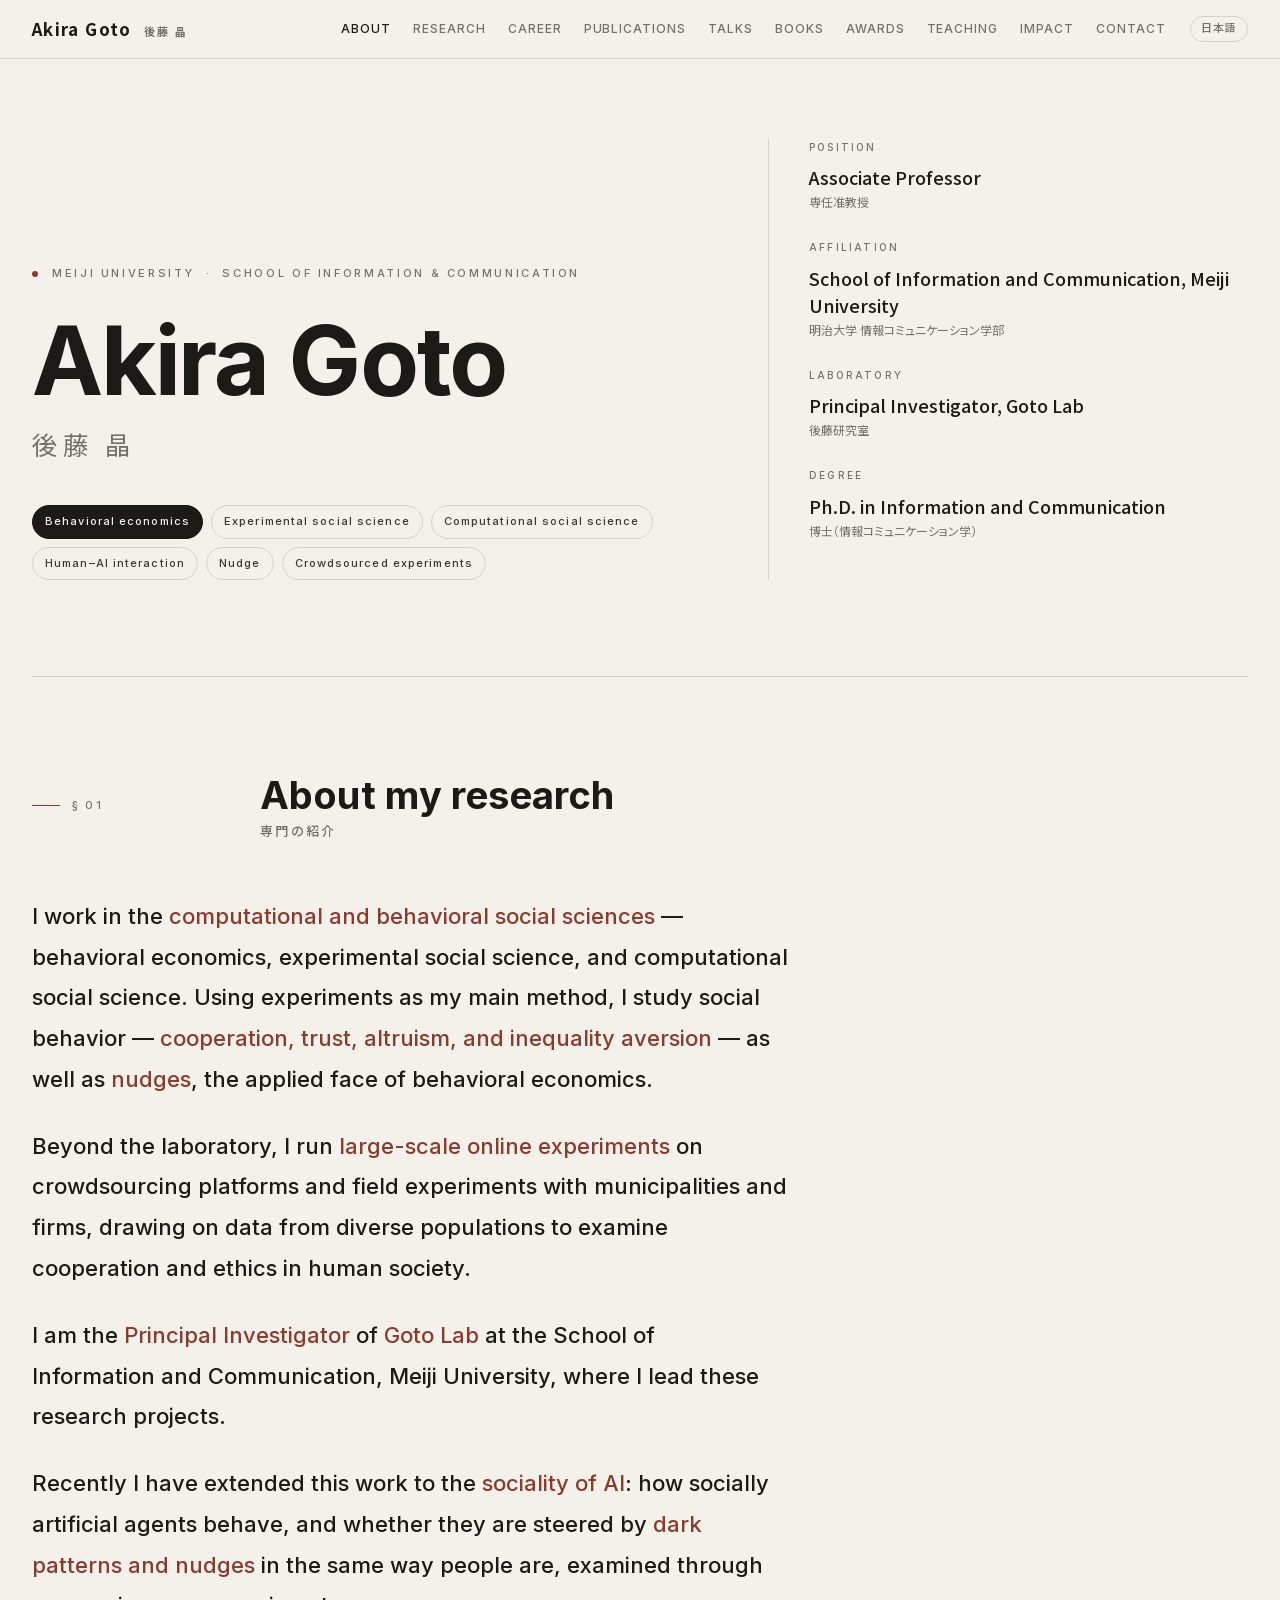
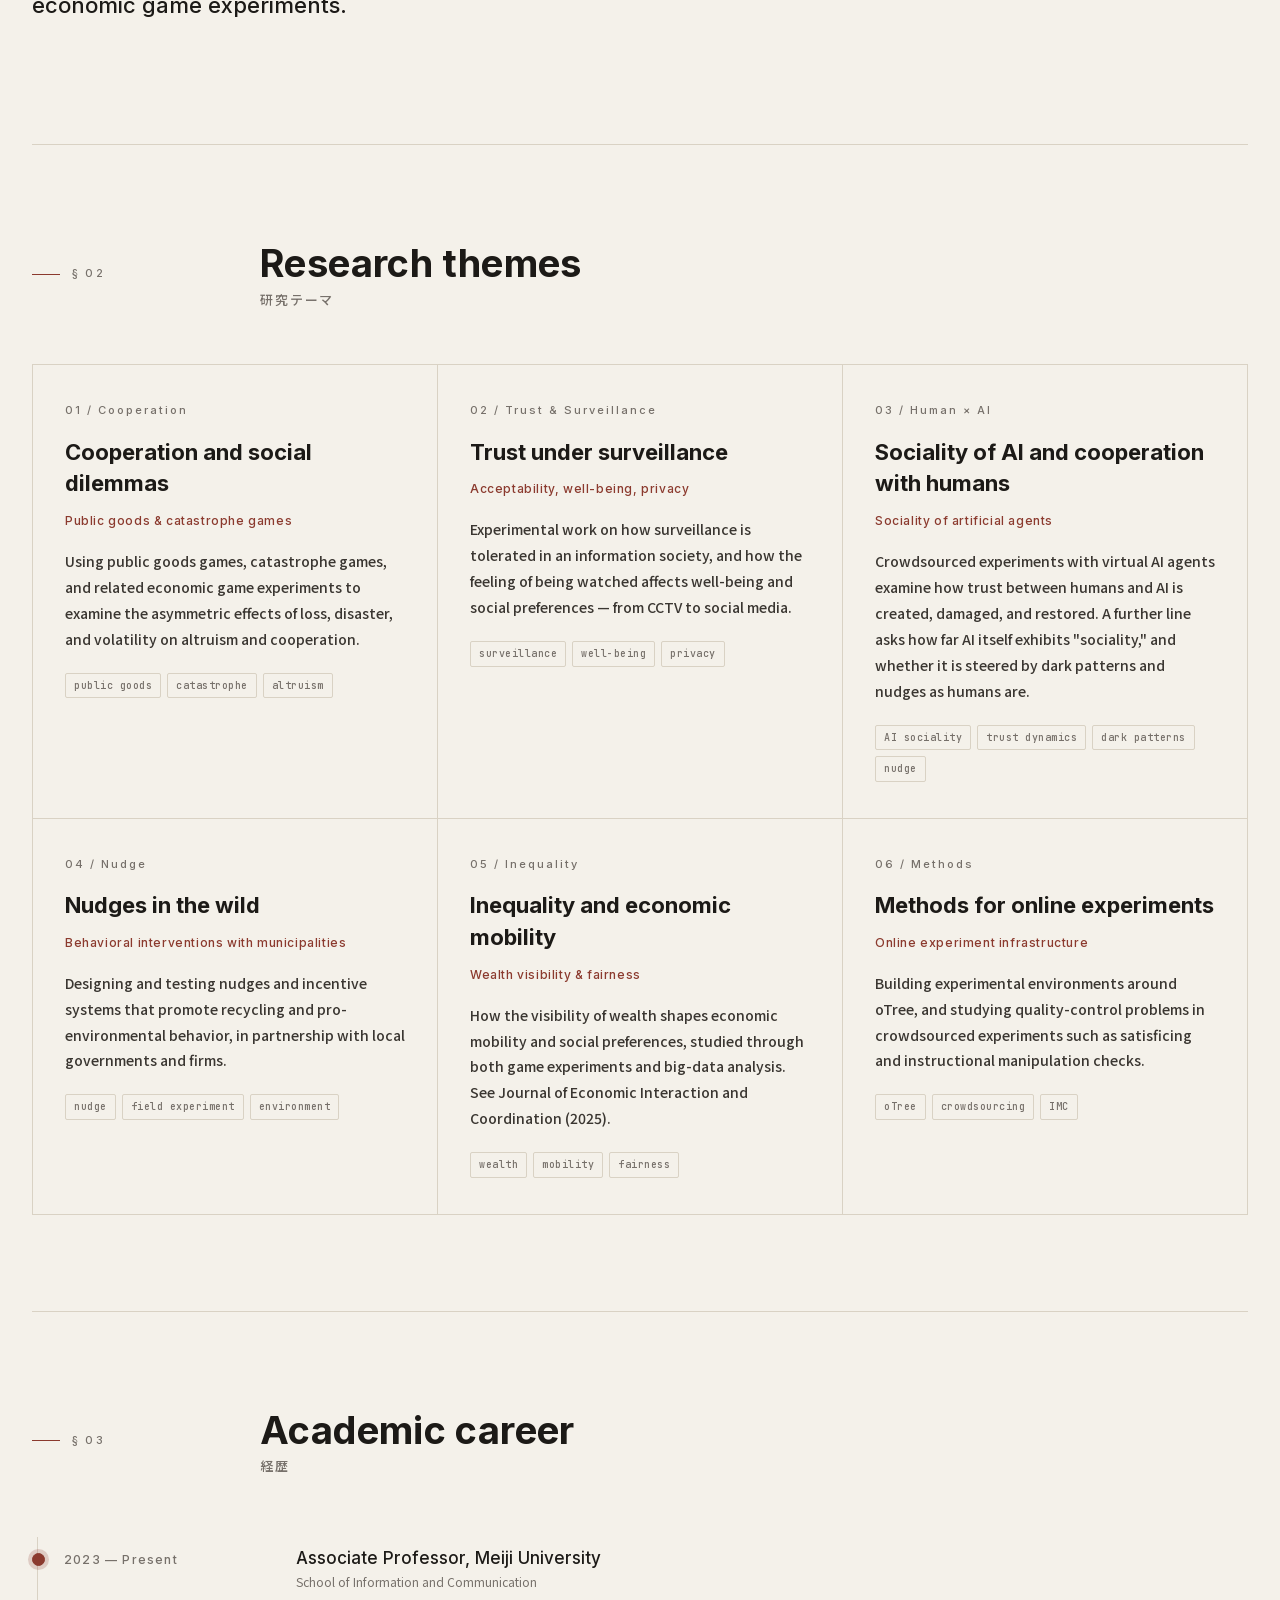
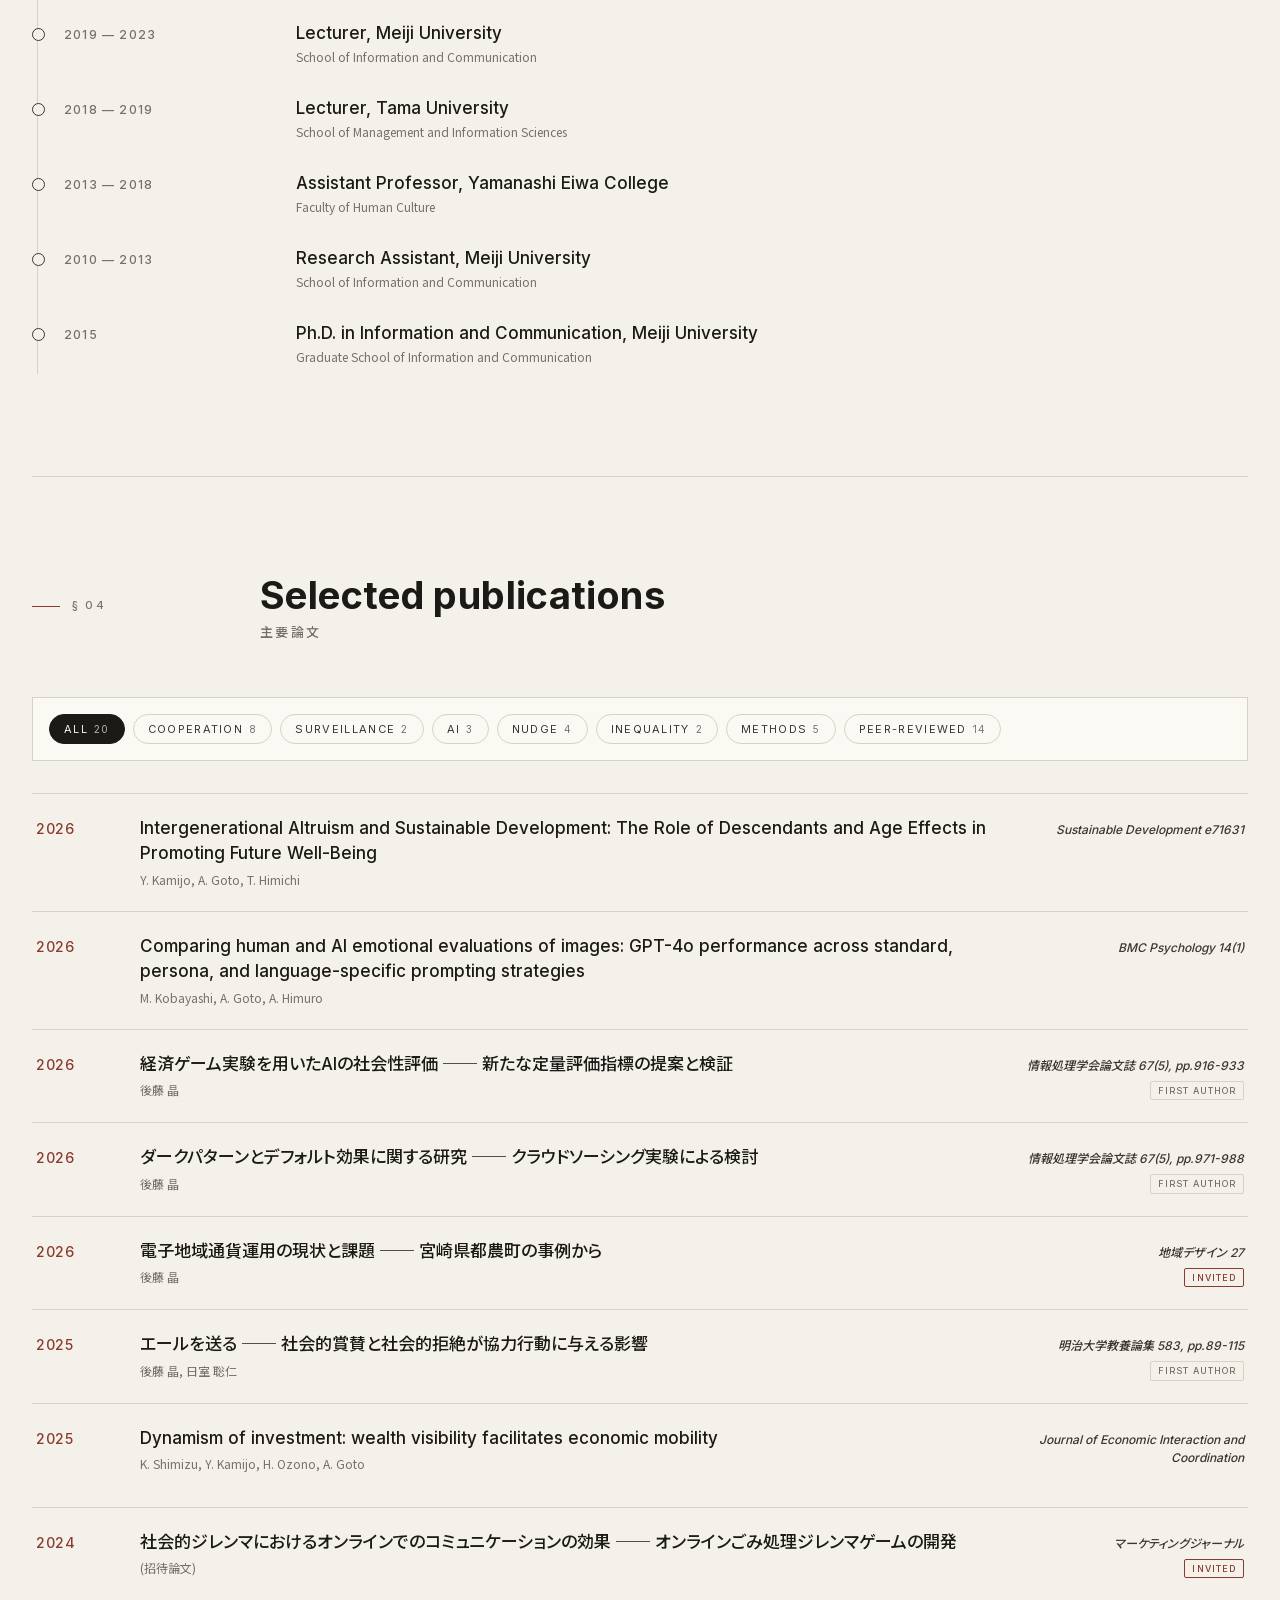
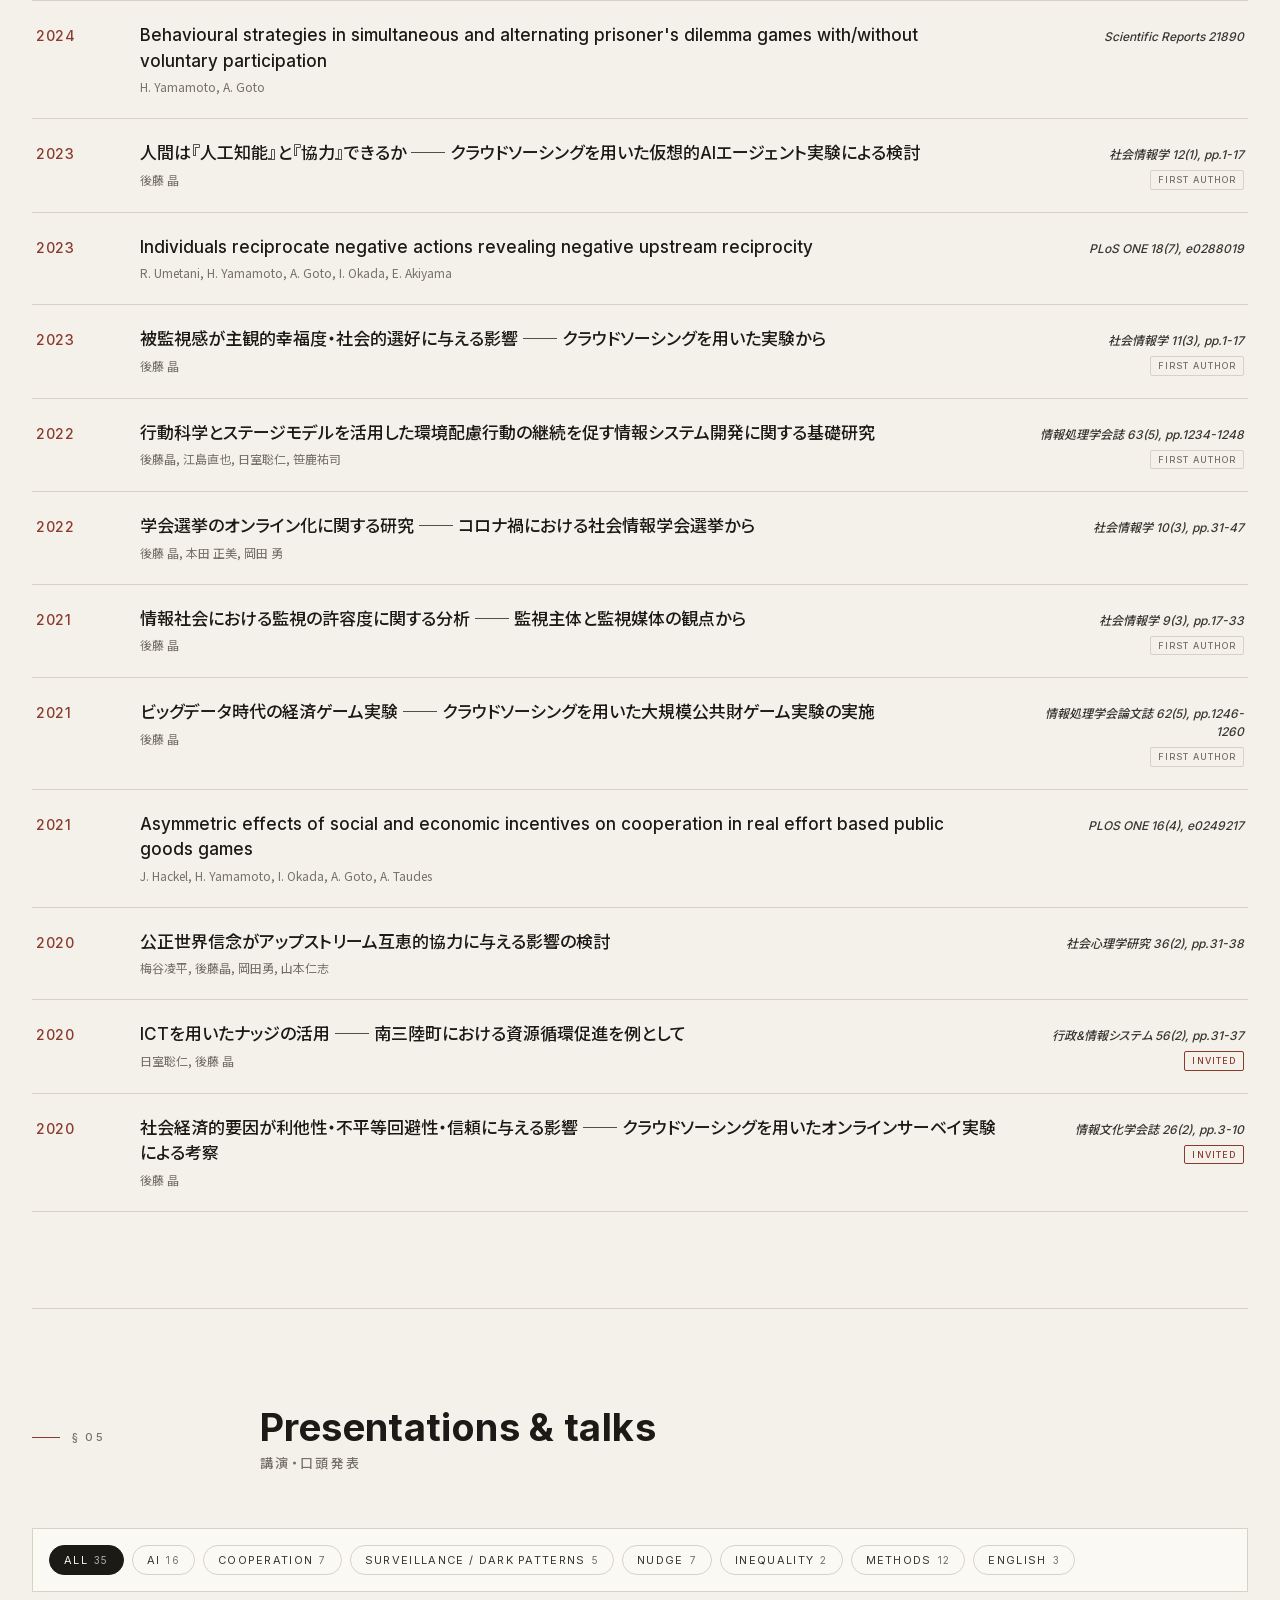
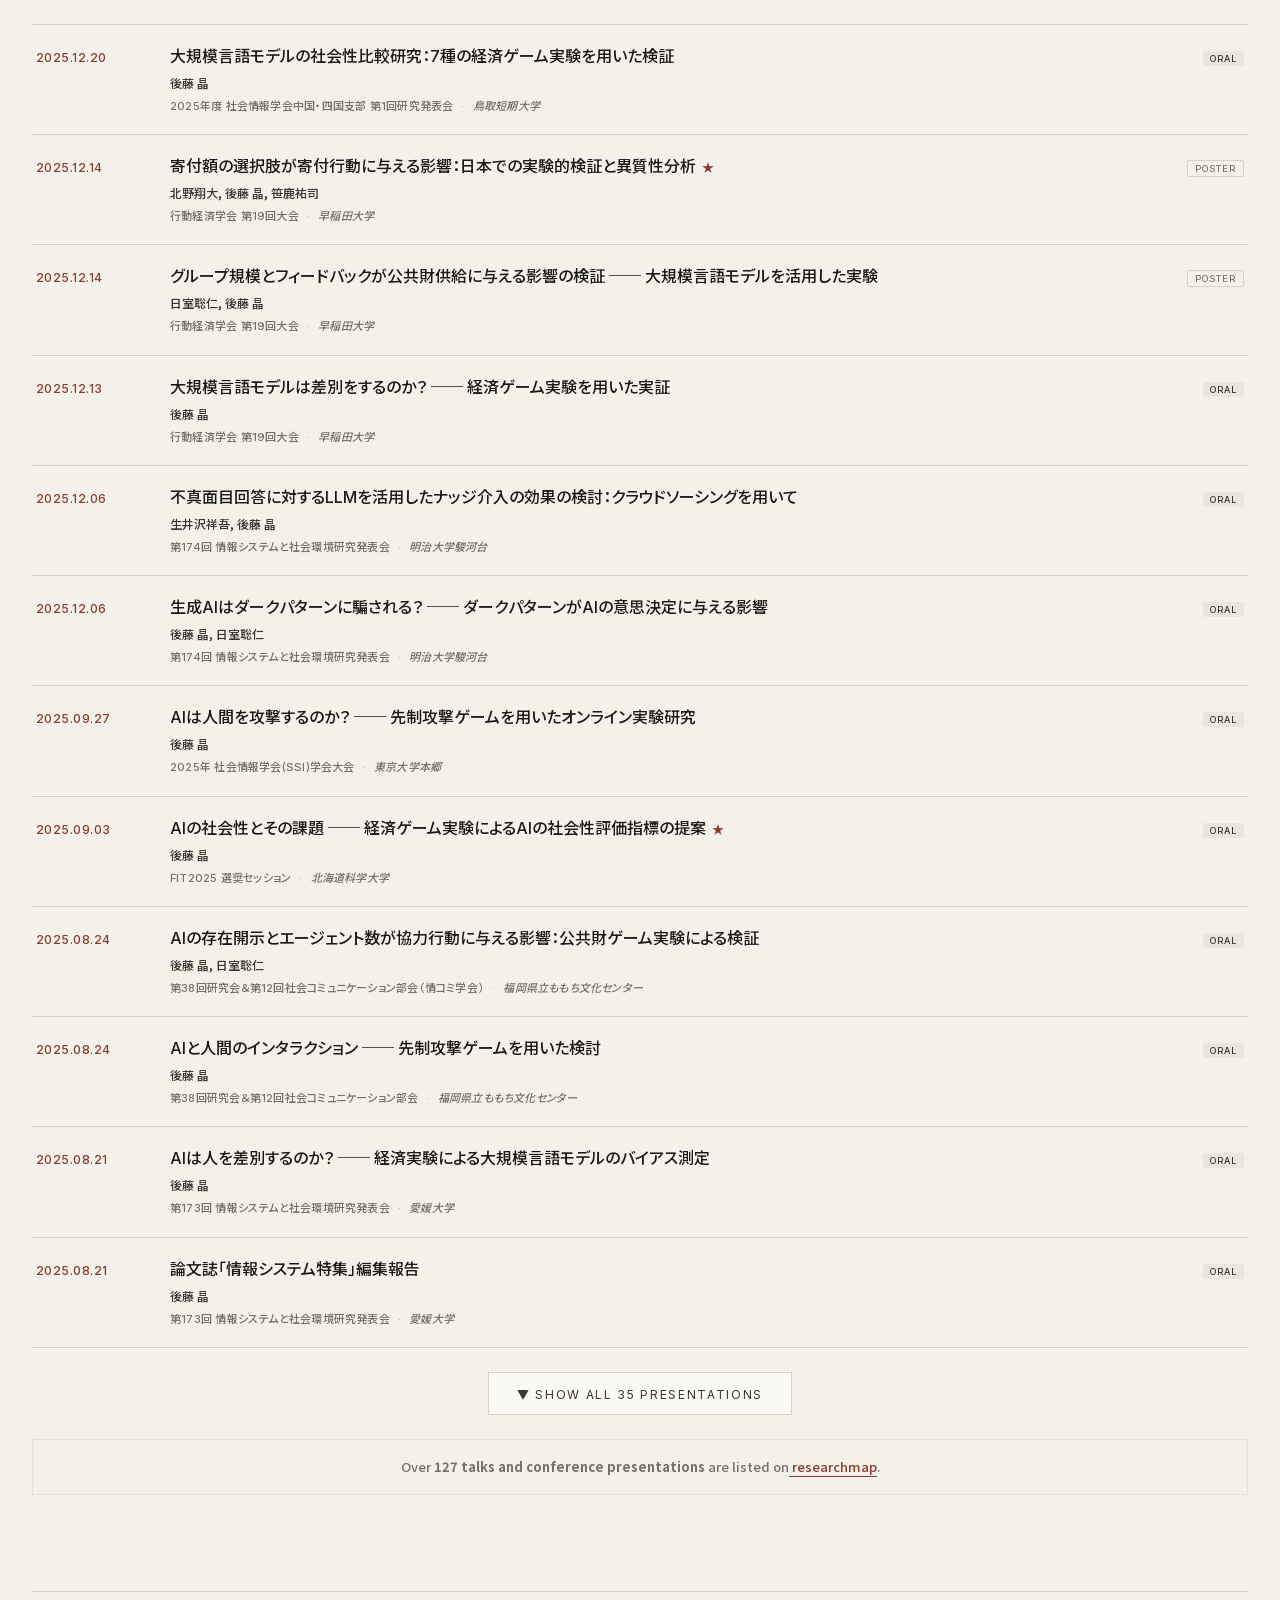
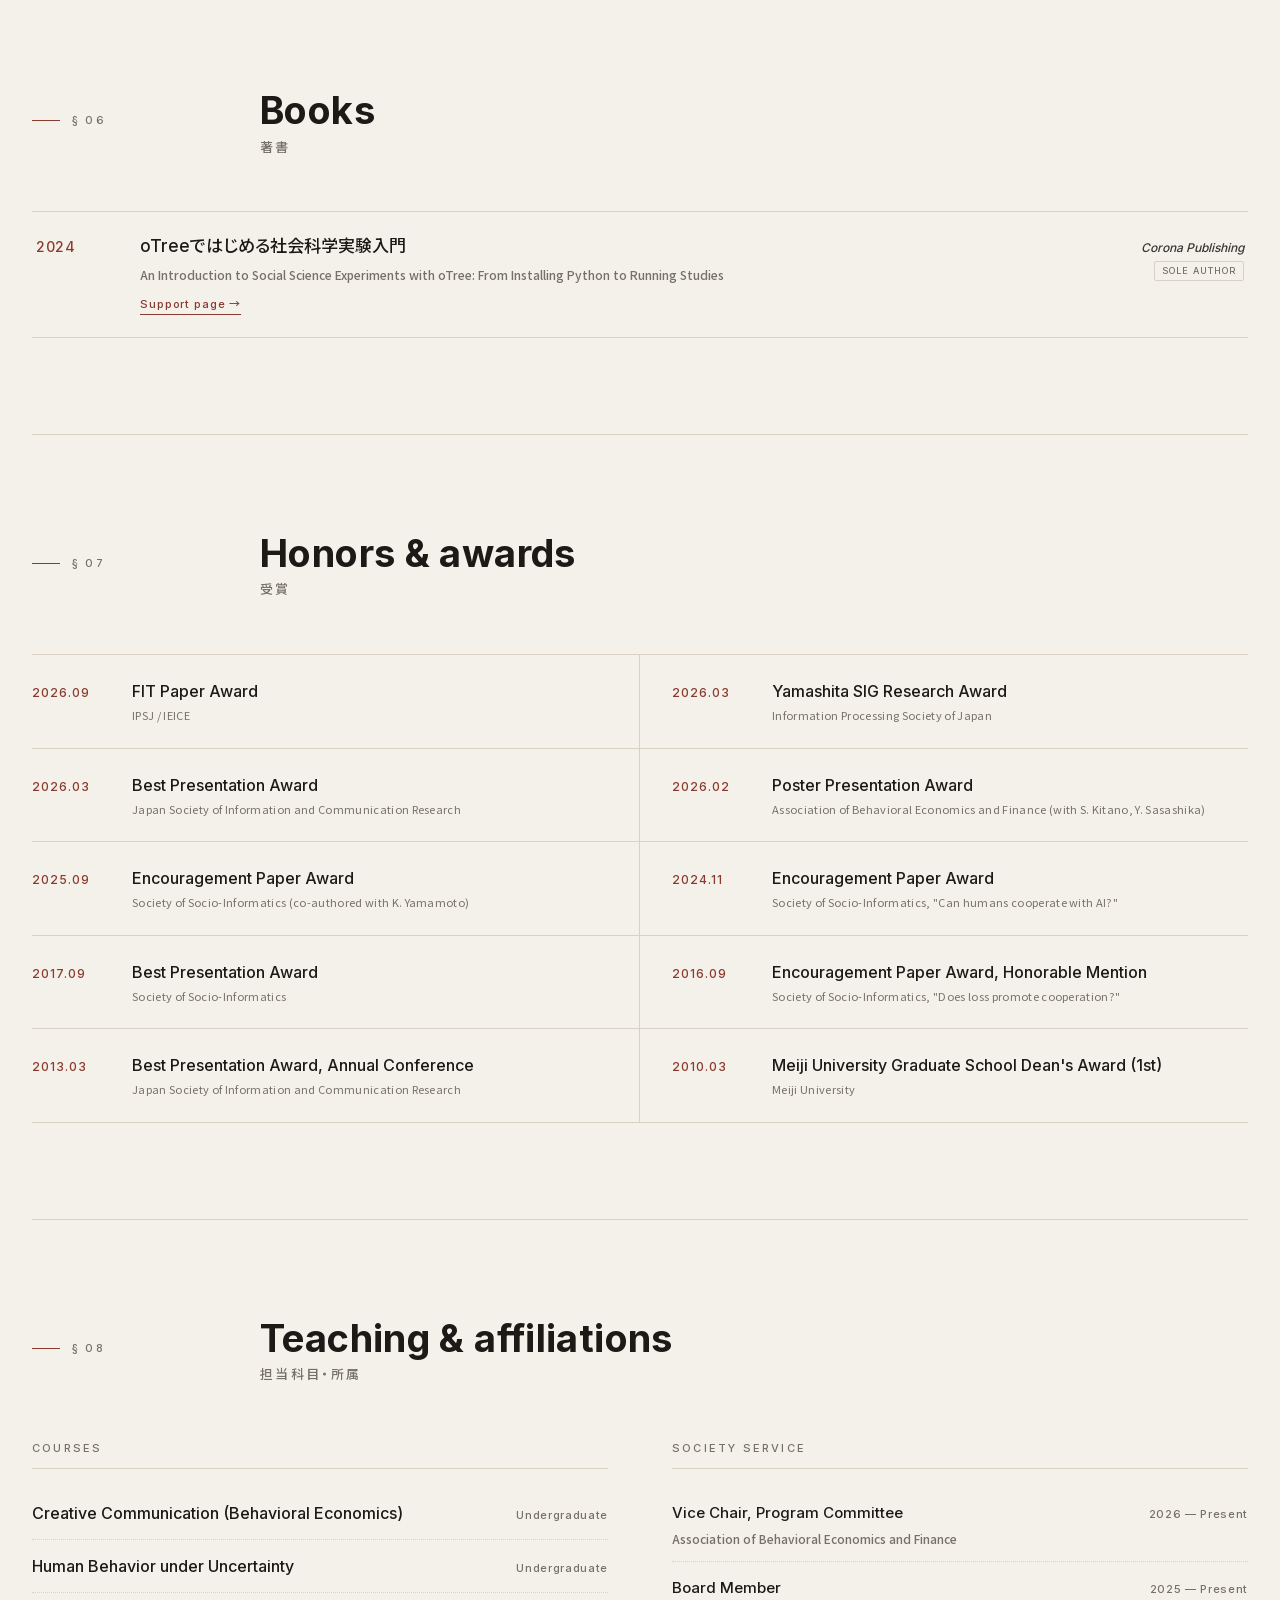
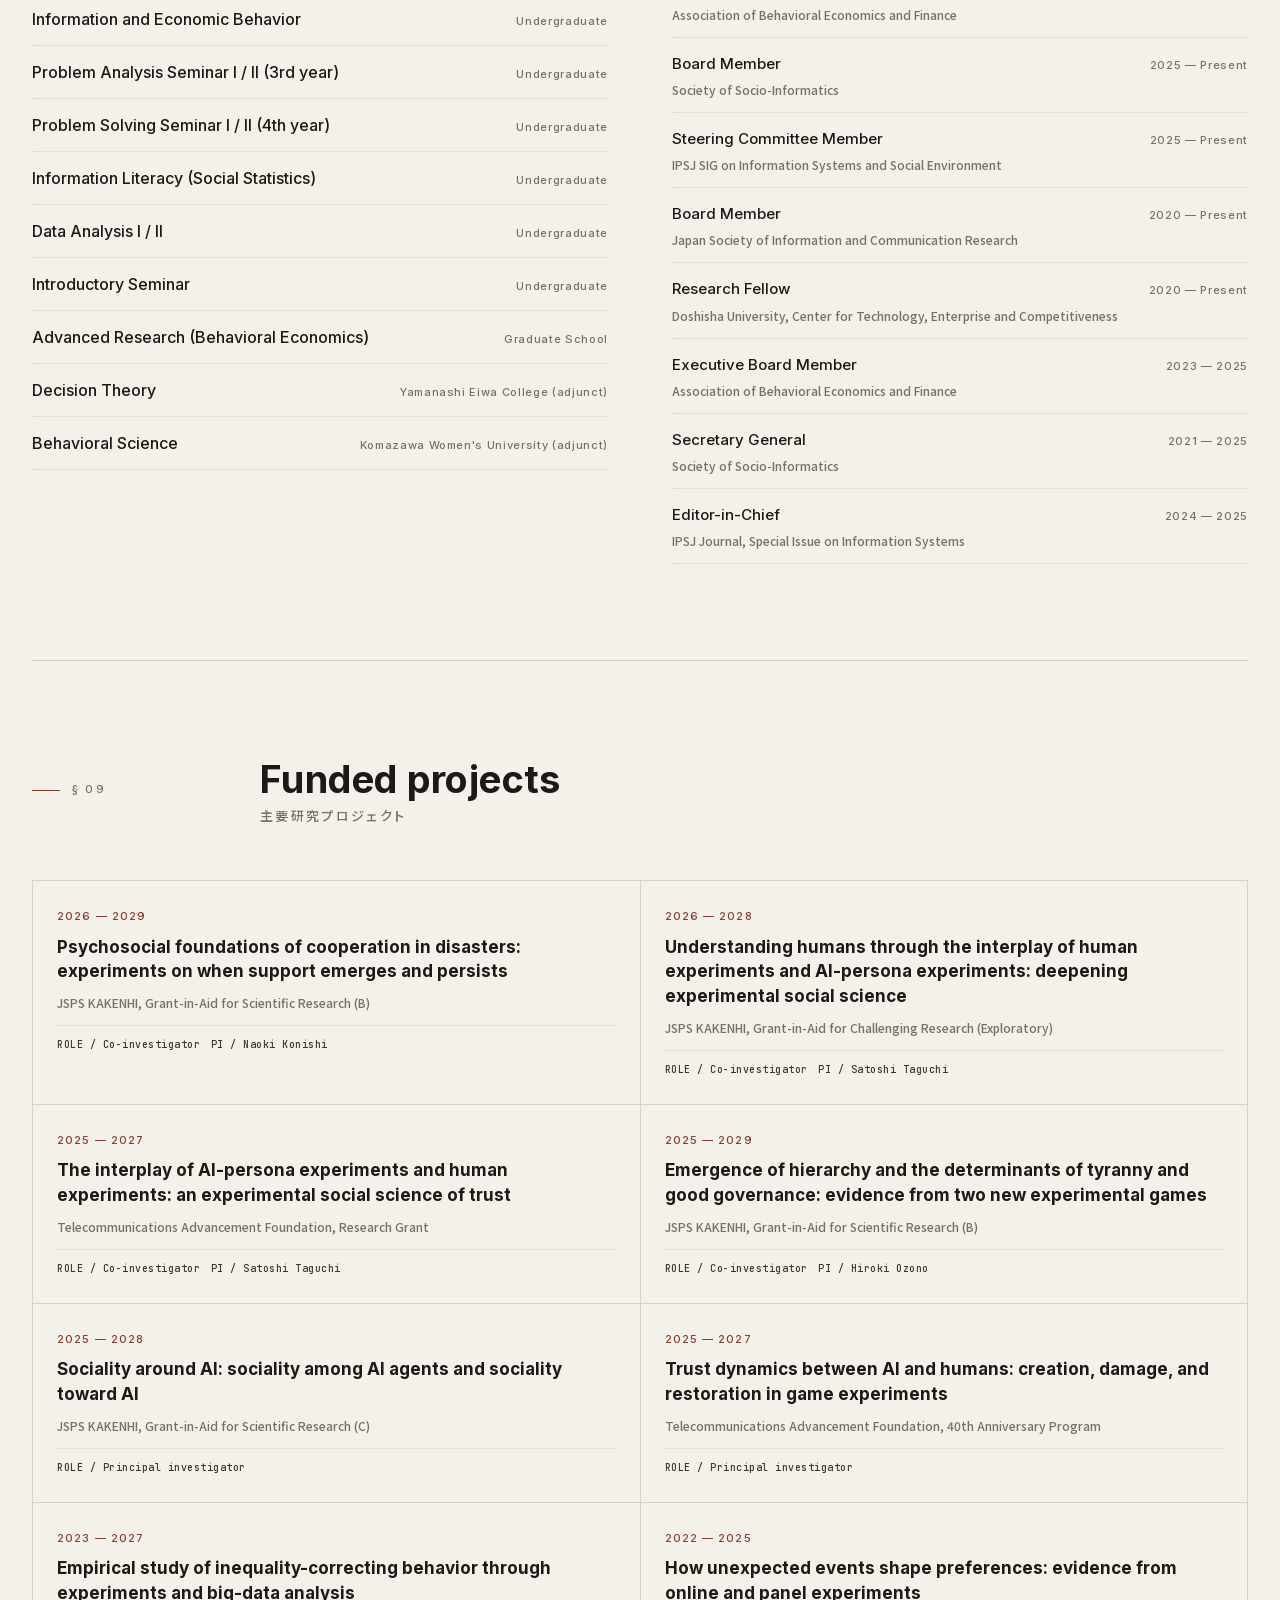
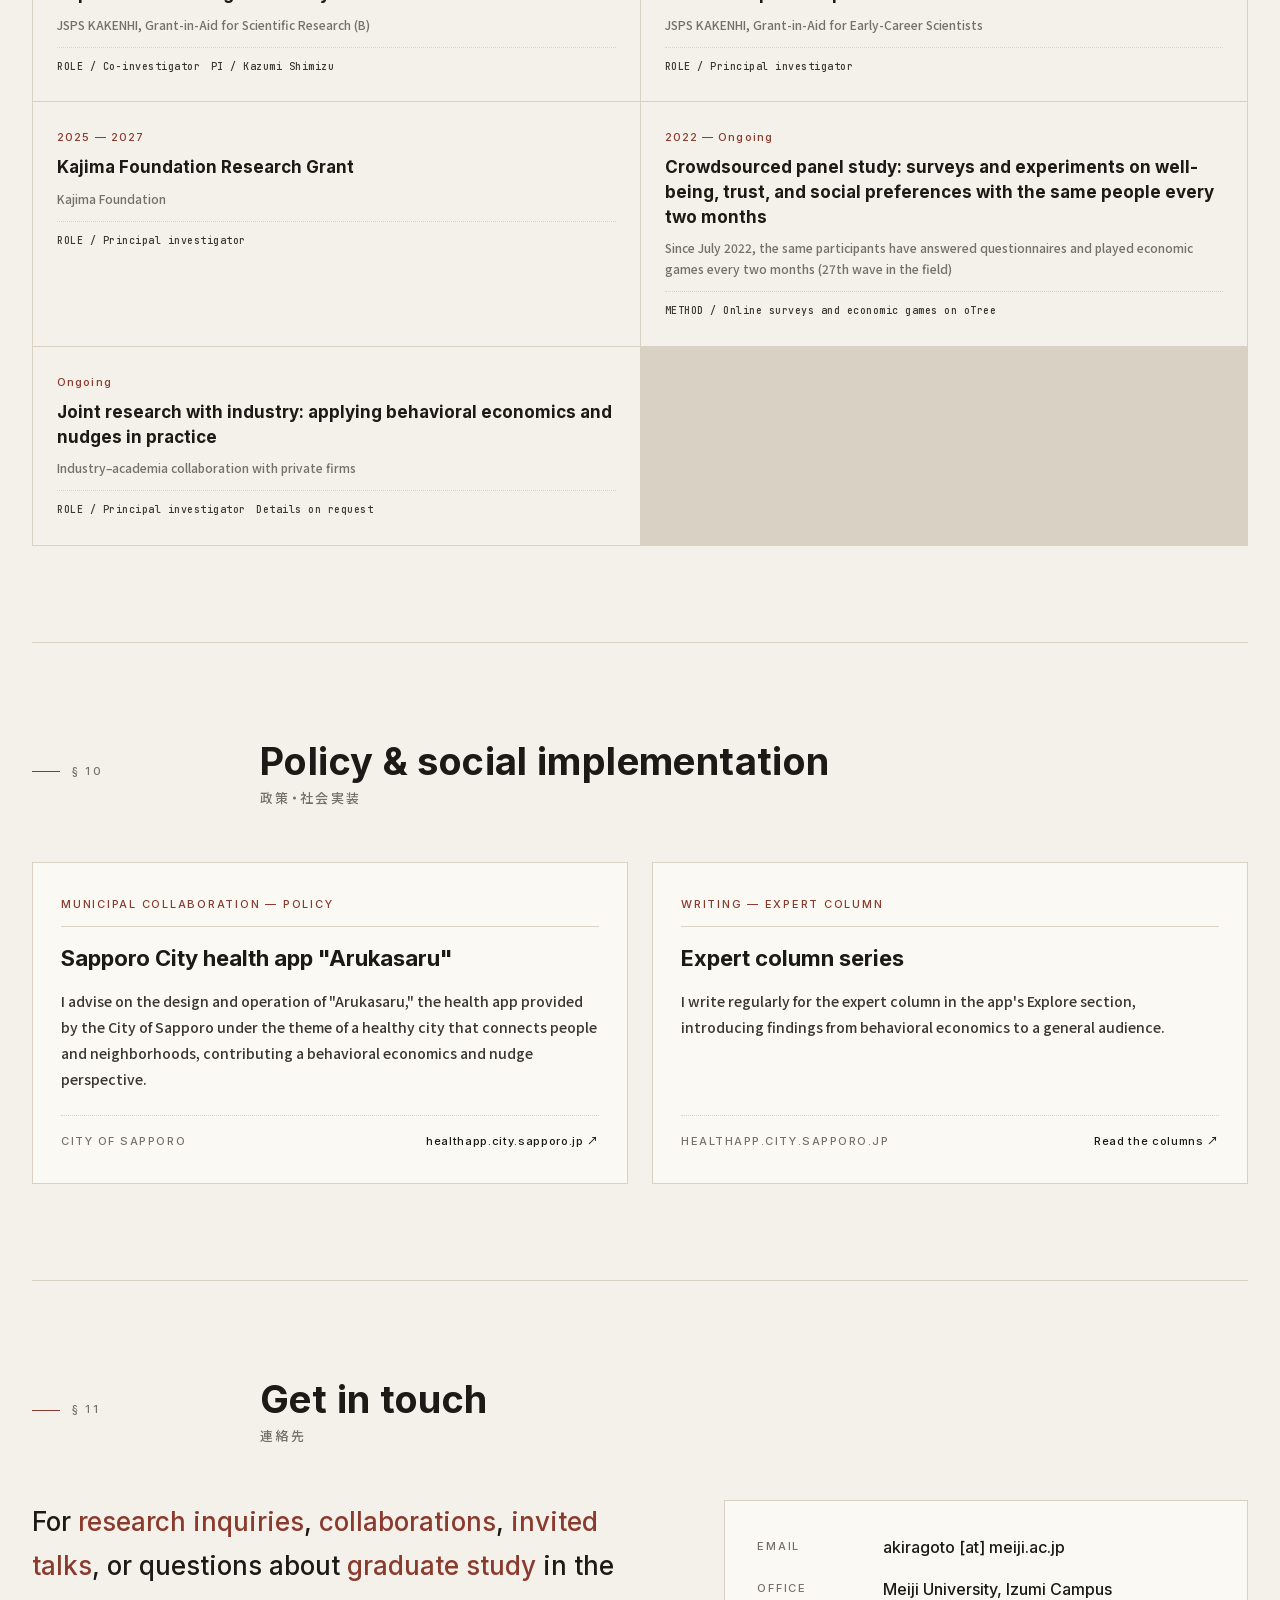
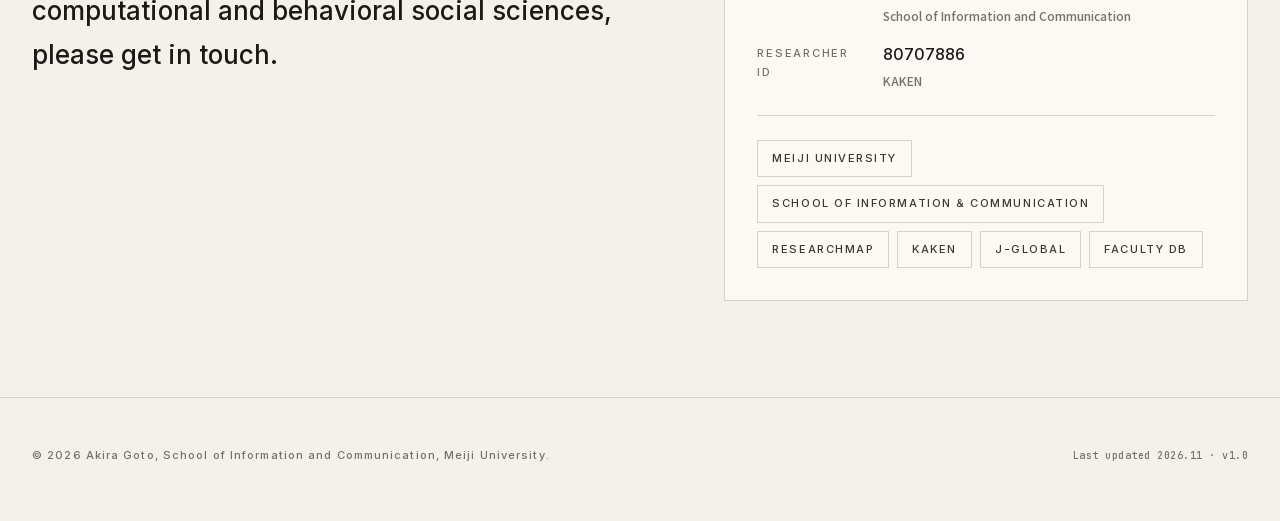
<file: en/index.html>
<!DOCTYPE html>
<html lang="en" prefix="og: https://ogp.me/ns#"><head>
<meta charset="UTF-8">
<meta name="viewport" content="width=device-width, initial-scale=1">
<title>Akira Goto | Meiji University, School of Information and Communication</title>
<meta name="description" content="Akira Goto, Associate Professor at the School of Information and Communication, Meiji University. Computational and behavioral social sciences — behavioral economics, large-scale experiments, and human–AI interaction: cooperation, trust, nudges, and the sociality of AI.">
<meta name="author" content="Akira Goto">
<link rel="alternate" hreflang="ja" href="https://akrgt.github.io/">
<link rel="alternate" hreflang="en" href="https://akrgt.github.io/en/">
<link rel="alternate" hreflang="x-default" href="https://akrgt.github.io/">
<link rel="canonical" href="https://akrgt.github.io/en/">

<!-- OGP -->
<meta property="og:type" content="profile">
<meta property="og:url" content="https://akrgt.github.io/en/">
<meta property="og:title" content="Akira Goto">
<meta property="og:description" content="Associate Professor, School of Information and Communication, Meiji University. Computational and behavioral social sciences: behavioral economics, experiments, and human–AI interaction.">
<meta property="og:locale" content="en_US">
<meta property="og:image" content="https://akrgt.github.io/assets/og-image.png">
<meta property="profile:first_name" content="Akira">
<meta property="profile:last_name" content="Goto">

<!-- Twitter / X -->
<meta name="twitter:card" content="summary_large_image">
<meta name="twitter:title" content="Akira Goto">
<meta name="twitter:description" content="Associate Professor, Meiji University. Computational and behavioral social sciences: behavioral economics, experiments, and human–AI interaction.">
<meta name="twitter:image" content="https://akrgt.github.io/assets/og-image.png">

<link rel="icon" type="image/svg+xml" href="data:image/svg+xml;utf8,&lt;svg xmlns='http://www.w3.org/2000/svg' viewBox='0 0 64 64'&gt;&lt;rect width='64' height='64' rx='10' fill='%238b3a2e'/&gt;&lt;text x='32' y='44' font-family='serif' font-size='38' font-weight='800' text-anchor='middle' fill='%23fbf9f4'&gt;後&lt;/text&gt;&lt;/svg&gt;">
<link rel="stylesheet" href="../assets/fonts.css">
<style></style>

<style>  :root {
    --bg: #f4f1ea;
    --bg-2: #ebe6db;
    --paper: #fbf9f4;
    --ink: #1c1a17;
    --ink-2: #3a3631;
    --muted: #76706a;
    --rule: #d9d2c4;
    --accent: #8b3a2e;          /* iron-oxide red */
    --accent-soft: #c98a7a;
    --serif: "Noto Sans JP", "Hiragino Kaku Gothic ProN", "Yu Gothic", sans-serif;
    --sans: "Noto Sans JP", "Hiragino Kaku Gothic ProN", "Yu Gothic", sans-serif;
    --mono: "JetBrains Mono", ui-monospace, monospace;
    --latin: "Inter", "Noto Sans JP", sans-serif;
  }
  html.dark {
    --bg: #14130f;
    --bg-2: #1c1a16;
    --paper: #1a1814;
    --ink: #f1ece1;
    --ink-2: #cdc5b6;
    --muted: #8b8478;
    --rule: #2e2a23;
    --accent: #d97a66;
    --accent-soft: #b86d5b;
  }
  * { box-sizing: border-box; }
  html { scroll-behavior: smooth; }
  @media (prefers-reduced-motion: reduce) {
    html { scroll-behavior: auto; }
    *, *::before, *::after {
      animation-duration: 0.01ms !important;
      transition-duration: 0.01ms !important;
    }
  }
  /* Visible focus for keyboard users */
  a:focus-visible, button:focus-visible {
    outline: 2px solid var(--accent);
    outline-offset: 3px;
  }
  body {
    margin: 0;
    background: var(--bg);
    color: var(--ink);
    font-family: var(--sans);
    font-feature-settings: "palt";
    font-size: 16px;
    font-weight: 500;
    line-height: 1.75;
    -webkit-font-smoothing: antialiased;
  }
  a { color: inherit; text-decoration: none; }
  ::selection { background: var(--accent); color: var(--paper); }

  /* ---------- top bar ---------- */
  .topbar {
    position: sticky; top: 0; z-index: 30;
    backdrop-filter: blur(10px);
    background: color-mix(in oklab, var(--bg) 80%, transparent);
    border-bottom: 1px solid var(--rule);
  }
  .topbar-inner {
    max-width: 1320px; margin: 0 auto;
    padding: 14px 32px;
    display: flex; align-items: center; gap: 24px;
  }
  .brand {
    display: flex; align-items: baseline; gap: 12px;
    font-family: var(--serif); font-weight: 700;
  }
  .brand .ja { font-size: 17px; letter-spacing: 0.08em; }
  .brand .en { font-family: var(--latin); font-size: 11px; letter-spacing: 0.18em; color: var(--muted); text-transform: uppercase; }
  .top-nav {
    margin-left: auto;
    display: flex; gap: 22px;
    font-family: var(--latin);
    font-size: 12px;
    letter-spacing: 0.08em;
    text-transform: uppercase;
    color: var(--muted);
  }
  .top-nav a { transition: color .2s; }
  .top-nav a:hover { color: var(--accent); }
  .top-nav a.active { color: var(--ink); }
  .lang-toggle {
    border: 1px solid var(--rule);
    border-radius: 999px;
    padding: 4px 10px;
    font-family: var(--latin); font-size: 11px;
    letter-spacing: 0.1em;
    cursor: pointer;
    color: var(--muted);
    background: transparent;
  }
  .lang-toggle:hover { color: var(--ink); border-color: var(--ink-2); }
  a.lang-toggle { display: inline-block; line-height: 1.4; text-decoration: none; }
  a:hover { color: var(--accent); }

  /* ---------- layout ---------- */
  main { max-width: 1320px; margin: 0 auto; padding: 0 32px; }
  section { padding: 96px 0; border-top: 1px solid var(--rule); }
  section:first-of-type { border-top: 0; }
  .section-head {
    display: grid;
    grid-template-columns: 180px 1fr;
    gap: 48px;
    margin-bottom: 48px;
    align-items: baseline;
  }
  .section-num {
    font-family: var(--latin);
    font-size: 11px; letter-spacing: 0.2em;
    color: var(--muted);
    text-transform: uppercase;
  }
  .section-num::before {
    content: "";
    display: inline-block;
    width: 28px; height: 1px;
    background: var(--accent);
    vertical-align: middle;
    margin-right: 12px;
  }
  .section-title {
    font-family: var(--serif);
    font-weight: 700;
    font-size: 38px;
    line-height: 1.2;
    margin: 0 0 8px 0;
    letter-spacing: 0.01em;
  }
  .section-title .en {
    display: block;
    font-family: var(--latin);
    font-size: 13px;
    letter-spacing: 0.18em;
    text-transform: uppercase;
    color: var(--muted);
    font-weight: 500;
    margin-top: 6px;
  }
  .section-body { /* nothing */ }

  /* ---------- hero ---------- */
  .hero {
    padding: 80px 0 96px;
    border-top: 0;
    display: grid;
    grid-template-columns: 1.4fr 1fr;
    gap: 64px;
    align-items: end;
  }
  .hero-eyebrow {
    font-family: var(--latin);
    font-size: 11px;
    letter-spacing: 0.24em;
    text-transform: uppercase;
    color: var(--muted);
    margin-bottom: 32px;
    display: flex; gap: 14px; align-items: center;
  }
  .hero-eyebrow .dot { width: 6px; height: 6px; background: var(--accent); border-radius: 50%; }
  .hero-name-ja {
    font-family: var(--serif);
    font-weight: 900;
    font-size: clamp(64px, 9vw, 132px);
    line-height: 0.95;
    margin: 0;
    letter-spacing: 0.02em;
  }
  .hero-name-en {
    font-family: var(--latin);
    font-weight: 300;
    font-size: clamp(20px, 2vw, 28px);
    letter-spacing: 0.18em;
    color: var(--muted);
    margin-top: 18px;
    text-transform: uppercase;
  }
  .hero-tags {
    margin-top: 36px;
    display: flex; flex-wrap: wrap; gap: 8px;
  }
  .tag {
    font-family: var(--latin);
    font-size: 11px;
    letter-spacing: 0.1em;
    padding: 6px 12px;
    border: 1px solid var(--rule);
    border-radius: 999px;
    color: var(--ink-2);
  }
  .tag.solid {
    background: var(--ink);
    color: var(--bg);
    border-color: var(--ink);
  }
  .hero-side {
    border-left: 1px solid var(--rule);
    padding-left: 40px;
    padding-bottom: 12px;
  }
  .hero-side .label {
    font-family: var(--latin);
    font-size: 10px;
    letter-spacing: 0.22em;
    text-transform: uppercase;
    color: var(--muted);
    margin-bottom: 8px;
  }
  .hero-side .value {
    font-family: var(--serif);
    font-size: 18px;
    font-weight: 500;
    margin-bottom: 28px;
    line-height: 1.5;
  }
  .hero-side .value small {
    font-family: var(--sans);
    font-size: 12px;
    color: var(--muted);
    display: block;
    margin-top: 2px;
    font-weight: 400;
  }

  /* monogram (replaces portrait) */
  .monogram {
    width: 100%;
    aspect-ratio: 4/5;
    background: var(--paper);
    border: 1px solid var(--rule);
    position: relative;
    margin-bottom: 28px;
    display: grid;
    place-items: center;
    overflow: hidden;
  }
  .monogram::before {
    content: "";
    position: absolute; inset: 14px;
    border: 1px solid var(--rule);
  }
  .monogram .mg-kanji {
    font-family: var(--sans);
    font-weight: 900;
    font-size: clamp(96px, 14vw, 180px);
    line-height: 0.9;
    color: var(--ink);
    letter-spacing: -0.04em;
    z-index: 1;
    position: relative;
  }
  .monogram .mg-kanji .accent { color: var(--accent); }
  .monogram .mg-corner {
    position: absolute;
    font-family: var(--latin);
    font-size: 9px;
    letter-spacing: 0.18em;
    color: var(--muted);
    text-transform: uppercase;
  }
  .monogram .mg-corner.tl { top: 22px; left: 22px; }
  .monogram .mg-corner.br { bottom: 22px; right: 22px; }

  /* portrait placeholder (kept for legacy) */
  .portrait {
    width: 100%;
    aspect-ratio: 4/5;
    background:
      repeating-linear-gradient(
        45deg,
        var(--bg-2) 0px,
        var(--bg-2) 8px,
        var(--paper) 8px,
        var(--paper) 16px
      );
    border: 1px solid var(--rule);
    position: relative;
    margin-bottom: 28px;
    display: grid;
    place-items: center;
    overflow: hidden;
  }
  .portrait::after {
    content: "";
    position: absolute; inset: 18px;
    border: 1px dashed var(--rule);
  }
  .portrait .ph-label {
    font-family: var(--mono);
    font-size: 10px;
    letter-spacing: 0.15em;
    color: var(--muted);
    background: var(--paper);
    padding: 4px 8px;
    border: 1px solid var(--rule);
    z-index: 1;
  }

  /* ---------- about / lede ---------- */
  .lede {
    max-width: 760px;
    font-family: var(--serif);
    font-size: 22px;
    line-height: 1.85;
    color: var(--ink);
    text-wrap: pretty;
  }
  .lede p + p { margin-top: 1.2em; }
  .lede em { font-style: normal; color: var(--accent); }

  .pull-grid {
    display: grid;
    grid-template-columns: repeat(4, 1fr);
    gap: 1px;
    background: var(--rule);
    border: 1px solid var(--rule);
    margin-top: 56px;
  }
  .pull {
    background: var(--bg);
    padding: 28px 24px;
  }
  .pull .num {
    font-family: var(--latin);
    font-weight: 300;
    font-size: 48px;
    line-height: 1;
    color: var(--accent);
    letter-spacing: -0.02em;
  }
  .pull .lab {
    font-family: var(--latin);
    font-size: 11px;
    letter-spacing: 0.16em;
    text-transform: uppercase;
    color: var(--muted);
    margin-top: 10px;
  }
  .pull .sub {
    font-family: var(--sans);
    font-size: 12px;
    color: var(--ink-2);
    margin-top: 4px;
  }

  /* ---------- research ---------- */
  .research-grid {
    display: grid;
    grid-template-columns: repeat(3, 1fr);
    gap: 1px;
    background: var(--rule);
    border: 1px solid var(--rule);
  }
  .r-card {
    background: var(--bg);
    padding: 36px 32px;
    transition: background .25s;
    cursor: default;
  }
  .r-card:hover { background: var(--paper); }
  .r-card .ix {
    font-family: var(--latin);
    font-size: 11px;
    letter-spacing: 0.18em;
    color: var(--muted);
    margin-bottom: 16px;
  }
  .r-card h3 {
    font-family: var(--serif);
    font-size: 22px;
    margin: 0 0 10px;
    line-height: 1.45;
    font-weight: 700;
  }
  .r-card .en-sub {
    font-family: var(--latin);
    font-size: 12px;
    letter-spacing: 0.05em;
    color: var(--accent);
    margin-bottom: 18px;
  }
  .r-card p {
    font-size: 14px; line-height: 1.85;
    color: var(--ink-2);
    margin: 0;
  }
  .r-card .keywords {
    display: flex; flex-wrap: wrap; gap: 6px;
    margin-top: 20px;
  }
  .r-card .keywords span {
    font-family: var(--mono);
    font-size: 10px;
    letter-spacing: 0.05em;
    color: var(--muted);
    padding: 3px 8px;
    border: 1px solid var(--rule);
    border-radius: 2px;
  }

  /* ---------- timeline ---------- */
  .timeline {
    position: relative;
    padding-left: 32px;
  }
  .timeline::before {
    content: "";
    position: absolute;
    left: 5px; top: 6px; bottom: 6px;
    width: 1px;
    background: var(--rule);
  }
  .t-item {
    display: grid;
    grid-template-columns: 200px 1fr;
    gap: 32px;
    padding: 14px 0;
    position: relative;
  }
  .t-item::before {
    content: "";
    position: absolute;
    left: -32px; top: 22px;
    width: 11px; height: 11px;
    border-radius: 50%;
    background: var(--bg);
    border: 1px solid var(--ink-2);
  }
  .t-item.current::before {
    background: var(--accent);
    border-color: var(--accent);
    box-shadow: 0 0 0 4px color-mix(in oklab, var(--accent) 20%, transparent);
  }
  .t-when {
    font-family: var(--latin);
    font-size: 12px;
    letter-spacing: 0.1em;
    color: var(--muted);
    padding-top: 4px;
  }
  .t-what {
    font-family: var(--serif);
    font-size: 17px;
    font-weight: 500;
    line-height: 1.55;
  }
  .t-what small {
    display: block;
    font-family: var(--sans);
    font-size: 12px;
    color: var(--muted);
    font-weight: 400;
    margin-top: 2px;
  }

  /* ---------- pubs ---------- */
  .pubs-toolbar {
    display: flex; gap: 8px; flex-wrap: wrap;
    margin-bottom: 32px;
    padding: 16px;
    background: var(--paper);
    border: 1px solid var(--rule);
  }
  .filter-btn {
    font-family: var(--latin);
    font-size: 11px;
    letter-spacing: 0.12em;
    text-transform: uppercase;
    padding: 7px 14px;
    border: 1px solid var(--rule);
    background: transparent;
    color: var(--ink-2);
    cursor: pointer;
    border-radius: 999px;
    transition: all .2s;
  }
  .filter-btn:hover { border-color: var(--ink-2); }
  .filter-btn.on {
    background: var(--ink);
    color: var(--bg);
    border-color: var(--ink);
  }
  .filter-btn .count {
    font-size: 10px;
    margin-left: 6px;
    color: var(--muted);
  }
  .filter-btn.on .count { color: color-mix(in oklab, var(--bg) 70%, transparent); }

  .pub-list {
    border-top: 1px solid var(--rule);
  }
  .pub {
    display: grid;
    grid-template-columns: 80px 1fr 220px;
    gap: 24px;
    padding: 22px 4px;
    border-bottom: 1px solid var(--rule);
    align-items: baseline;
    transition: background .2s;
  }
  .pub:hover { background: var(--paper); }
  .pub .yr {
    font-family: var(--latin);
    font-weight: 500;
    font-size: 14px;
    color: var(--accent);
    letter-spacing: 0.04em;
  }
  .pub .ttl {
    font-family: var(--serif);
    font-size: 17px;
    line-height: 1.5;
    font-weight: 500;
    text-wrap: pretty;
  }
  .pub .ttl .authors {
    display: block;
    font-family: var(--sans);
    font-size: 12px;
    color: var(--muted);
    font-weight: 400;
    margin-top: 4px;
  }
  .pub .meta {
    font-family: var(--latin);
    font-size: 12px;
    color: var(--ink-2);
    text-align: right;
    line-height: 1.5;
  }
  .pub .meta .venue {
    display: block;
    font-style: italic;
  }
  .pub .meta .badges {
    display: inline-flex; gap: 6px; margin-top: 6px;
    flex-wrap: wrap;
    justify-content: flex-end;
  }
  .badge {
    font-family: var(--latin);
    font-size: 9px;
    letter-spacing: 0.12em;
    text-transform: uppercase;
    padding: 2px 7px;
    border-radius: 2px;
    background: var(--bg-2);
    color: var(--ink-2);
  }
  .badge.peer { background: var(--accent); color: var(--paper); }
  .badge.invited { border: 1px solid var(--accent); color: var(--accent); background: transparent; }
  .badge.first { border: 1px solid var(--rule); color: var(--muted); background: transparent; }

  /* ---------- presentations ---------- */
  .pres-list {
    border-top: 1px solid var(--rule);
  }
  .pres {
    display: grid;
    grid-template-columns: 110px 1fr 90px;
    gap: 24px;
    padding: 18px 4px;
    border-bottom: 1px solid var(--rule);
    align-items: baseline;
    transition: background .2s;
  }
  .pres:hover { background: var(--paper); }
  .pres-date {
    font-family: var(--latin);
    font-size: 12px;
    letter-spacing: 0.04em;
    color: var(--accent);
    font-weight: 500;
  }
  .pres-title {
    font-family: var(--serif);
    font-size: 16px;
    line-height: 1.5;
    font-weight: 500;
    text-wrap: pretty;
  }
  .pres-star {
    color: var(--accent);
    margin-left: 6px;
    font-size: 12px;
  }
  .pres-authors {
    font-family: var(--sans);
    font-size: 12px;
    color: var(--ink-2);
    margin-top: 4px;
  }
  .pres-venue {
    font-family: var(--latin);
    font-size: 11px;
    color: var(--muted);
    margin-top: 4px;
    letter-spacing: 0.02em;
  }
  .pres-venue .dot-sep { margin: 0 8px; opacity: 0.5; }
  .pres-place { font-style: italic; }
  .pres-meta {
    text-align: right;
  }
  .pres-more {
    margin-top: 24px;
    text-align: center;
  }
  .more-btn {
    font-family: var(--latin);
    font-size: 12px;
    letter-spacing: 0.14em;
    text-transform: uppercase;
    padding: 12px 28px;
    border: 1px solid var(--rule);
    background: var(--paper);
    color: var(--ink-2);
    cursor: pointer;
    transition: all .2s;
  }
  .more-btn:hover { background: var(--ink); color: var(--bg); border-color: var(--ink); }
  .pres-footnote {
    margin-top: 24px;
    font-family: var(--sans);
    font-size: 13px;
    color: var(--muted);
    line-height: 1.7;
    text-align: center;
    padding: 16px;
    border: 1px dotted var(--rule);
  }
  .pres-footnote a {
    color: var(--accent);
    border-bottom: 1px solid var(--accent);
  }
  @media (max-width: 960px) {
    .pres { grid-template-columns: 1fr; gap: 4px; }
    .pres-meta { text-align: left; margin-top: 4px; }
  }

  /* ---------- books ---------- */
  .book-list {
    border-top: 1px solid var(--rule);
  }
  .book-row {
    display: grid;
    grid-template-columns: 80px 1fr 180px;
    gap: 24px;
    padding: 22px 4px;
    border-bottom: 1px solid var(--rule);
    align-items: baseline;
    transition: background .2s;
  }
  .book-row:hover { background: var(--paper); }
  .book-row .b-yr {
    font-family: var(--latin);
    font-weight: 500;
    font-size: 14px;
    color: var(--accent);
    letter-spacing: 0.04em;
  }
  .book-row .b-name {
    font-family: var(--serif);
    font-size: 17px;
    line-height: 1.5;
    font-weight: 500;
    text-wrap: pretty;
  }
  .book-row .b-sub {
    font-family: var(--sans);
    font-size: 12px;
    color: var(--muted);
    margin-top: 4px;
  }
  .book-support-link {
    display: inline-block;
    margin-top: 10px;
    font-family: var(--latin);
    font-size: 11px;
    letter-spacing: 0.08em;
    color: var(--accent);
    border-bottom: 1px solid var(--accent);
  }
  .book-row .b-meta {
    text-align: right;
    font-family: var(--latin);
    font-size: 12px;
    color: var(--ink-2);
    line-height: 1.5;
  }
  .book-row .b-pub { display: block; font-style: italic; }
  .book-row .b-kind {
    display: inline-block;
    margin-top: 4px;
    font-size: 9px;
    letter-spacing: 0.12em;
    text-transform: uppercase;
    color: var(--muted);
    border: 1px solid var(--rule);
    border-radius: 2px;
    padding: 2px 7px;
  }
  @media (max-width: 960px) {
    .book-row { grid-template-columns: 60px 1fr; }
    .book-row .b-meta { grid-column: 2; text-align: left; }
  }

  /* ---------- awards ---------- */
  .awards {
    display: grid;
    grid-template-columns: repeat(2, 1fr);
    gap: 0;
    border-top: 1px solid var(--rule);
  }
  .award {
    display: grid;
    grid-template-columns: 80px 1fr;
    gap: 20px;
    padding: 24px 0;
    border-bottom: 1px solid var(--rule);
    align-items: baseline;
  }
  .award:nth-child(odd) { padding-right: 32px; border-right: 1px solid var(--rule); }
  .award:nth-child(even) { padding-left: 32px; }
  .award .a-yr {
    font-family: var(--latin);
    font-size: 12px;
    letter-spacing: 0.08em;
    color: var(--accent);
    font-weight: 500;
  }
  .award .a-ttl {
    font-family: var(--serif);
    font-size: 16px;
    font-weight: 500;
    line-height: 1.5;
  }
  .award .a-ttl small {
    display: block;
    font-family: var(--sans);
    font-size: 11px;
    color: var(--muted);
    font-weight: 400;
    margin-top: 4px;
    letter-spacing: 0.03em;
  }

  /* ---------- teaching / projects ---------- */
  .two-col {
    display: grid;
    grid-template-columns: 1fr 1fr;
    gap: 64px;
  }
  .col-h {
    font-family: var(--latin);
    font-size: 11px;
    letter-spacing: 0.2em;
    text-transform: uppercase;
    color: var(--muted);
    margin-bottom: 18px;
    padding-bottom: 10px;
    border-bottom: 1px solid var(--rule);
  }
  .course-list, .org-list {
    list-style: none; padding: 0; margin: 0;
  }
  .course-list li, .org-list li {
    padding: 12px 0;
    border-bottom: 1px dotted var(--rule);
    display: grid;
    grid-template-columns: 1fr auto;
    gap: 16px;
    align-items: baseline;
  }
  .course-list li .name {
    font-family: var(--serif);
    font-size: 16px;
  }
  .course-list li .where, .org-list li .yr {
    font-family: var(--latin);
    font-size: 11px;
    color: var(--muted);
    letter-spacing: 0.06em;
  }
  .org-list li .role {
    font-family: var(--serif);
    font-size: 15px;
  }
  .org-list li .org {
    font-family: var(--sans);
    font-size: 12px;
    color: var(--muted);
    display: block;
    margin-top: 2px;
  }

  /* projects */
  .projects {
    display: grid;
    grid-template-columns: repeat(2, 1fr);
    gap: 1px;
    background: var(--rule);
    border: 1px solid var(--rule);
  }
  .proj {
    background: var(--bg);
    padding: 26px 24px;
  }
  .proj .p-when {
    font-family: var(--latin);
    font-size: 11px;
    letter-spacing: 0.1em;
    color: var(--accent);
    margin-bottom: 8px;
  }
  .proj h4 {
    font-family: var(--serif);
    font-size: 17px;
    margin: 0 0 8px;
    line-height: 1.45;
    font-weight: 700;
    text-wrap: pretty;
  }
  .proj .p-funder {
    font-family: var(--sans);
    font-size: 12px;
    color: var(--muted);
  }
  .proj .p-role {
    font-family: var(--mono);
    font-size: 10px;
    letter-spacing: 0.05em;
    color: var(--ink-2);
    margin-top: 12px;
    padding-top: 10px;
    border-top: 1px dotted var(--rule);
  }

  /* ---------- impact ---------- */
  .impact-grid {
    display: grid;
    grid-template-columns: repeat(2, 1fr);
    gap: 24px;
  }
  .impact-card {
    display: flex; flex-direction: column;
    background: var(--paper);
    border: 1px solid var(--rule);
    padding: 32px 28px;
    transition: transform .25s, box-shadow .25s, border-color .25s;
    color: inherit;
  }
  .impact-card:hover {
    transform: translateY(-3px);
    box-shadow: 0 8px 24px -12px rgba(0,0,0,0.12);
    border-color: var(--ink-2);
  }
  .impact-card .i-tag {
    font-family: var(--latin);
    font-size: 11px;
    letter-spacing: 0.16em;
    text-transform: uppercase;
    color: var(--accent);
    margin-bottom: 16px;
    padding-bottom: 12px;
    border-bottom: 1px solid var(--rule);
  }
  .impact-card h4 {
    font-family: var(--serif);
    font-size: 22px;
    font-weight: 700;
    margin: 0 0 14px;
    line-height: 1.45;
    text-wrap: pretty;
  }
  .impact-card p {
    font-size: 14px;
    line-height: 1.85;
    color: var(--ink-2);
    margin: 0;
    flex: 1;
  }
  .impact-card .i-meta {
    display: flex; justify-content: space-between; align-items: baseline;
    gap: 16px;
    margin-top: 22px;
    padding-top: 16px;
    border-top: 1px dotted var(--rule);
    font-family: var(--latin);
    font-size: 11px;
    letter-spacing: 0.06em;
  }
  .impact-card .i-host {
    color: var(--muted);
    text-transform: uppercase;
    letter-spacing: 0.14em;
  }
  .impact-card .i-link {
    color: var(--ink);
    font-weight: 500;
  }
  .impact-card:hover .i-link { color: var(--accent); }

  /* ---------- contact ---------- */
  .contact {
    display: grid;
    grid-template-columns: 1.2fr 1fr;
    gap: 64px;
    align-items: start;
  }
  .contact-msg {
    font-family: var(--serif);
    font-size: 26px;
    line-height: 1.7;
    text-wrap: pretty;
  }
  .contact-msg em {
    font-style: normal;
    color: var(--accent);
  }
  .contact-card {
    background: var(--paper);
    border: 1px solid var(--rule);
    padding: 32px;
  }
  .contact-card dl {
    display: grid;
    grid-template-columns: 110px 1fr;
    gap: 14px 16px;
    margin: 0;
  }
  .contact-card dt {
    font-family: var(--latin);
    font-size: 11px;
    letter-spacing: 0.16em;
    text-transform: uppercase;
    color: var(--muted);
    padding-top: 4px;
  }
  .contact-card dd {
    margin: 0;
    font-family: var(--serif);
    font-size: 16px;
  }
  .contact-card dd small {
    display: block;
    font-family: var(--sans);
    font-size: 12px;
    color: var(--muted);
    margin-top: 2px;
  }
  .contact-card a:hover { color: var(--accent); }

  .links-row {
    display: flex; gap: 8px; flex-wrap: wrap;
    margin-top: 24px;
    padding-top: 24px;
    border-top: 1px solid var(--rule);
  }
  .ext-link {
    font-family: var(--latin);
    font-size: 11px;
    letter-spacing: 0.14em;
    text-transform: uppercase;
    padding: 8px 14px;
    border: 1px solid var(--rule);
    color: var(--ink-2);
    transition: all .2s;
  }
  .ext-link:hover { background: var(--ink); color: var(--bg); border-color: var(--ink); }

  /* ---------- footer ---------- */
  footer {
    border-top: 1px solid var(--rule);
    padding: 48px 32px 56px;
    margin-top: 0;
  }
  .footer-inner {
    max-width: 1320px; margin: 0 auto;
    display: flex; justify-content: space-between; align-items: baseline; flex-wrap: wrap; gap: 16px;
  }
  .footer-inner .copy {
    font-family: var(--latin);
    font-size: 11px;
    letter-spacing: 0.1em;
    color: var(--muted);
  }
  .footer-inner .built {
    font-family: var(--mono);
    font-size: 10px;
    color: var(--muted);
    letter-spacing: 0.05em;
  }

  /* ---------- responsive ---------- */
  @media (max-width: 960px) {
    .hero { grid-template-columns: 1fr; gap: 32px; }
    .section-head { grid-template-columns: 1fr; gap: 8px; }
    .pull-grid { grid-template-columns: repeat(2, 1fr); }
    .research-grid { grid-template-columns: 1fr; }
    .awards { grid-template-columns: 1fr; }
    .award:nth-child(odd) { padding-right: 0; border-right: 0; }
    .award:nth-child(even) { padding-left: 0; }
    .two-col { grid-template-columns: 1fr; gap: 32px; }
    .projects { grid-template-columns: 1fr; }
    .impact-grid { grid-template-columns: 1fr; }
    .contact { grid-template-columns: 1fr; gap: 32px; }
    .pub { grid-template-columns: 60px 1fr; }
    .pub .meta { grid-column: 2; text-align: left; }
    .t-item { grid-template-columns: 1fr; gap: 4px; }
    main { padding: 0 20px; }
    .topbar-inner { padding: 12px 20px; }
    .top-nav { display: none; }
  }
</style>
<style>
  html[lang="en"] .hero-name-ja { font-family: var(--latin); font-weight: 700; font-size: clamp(56px, 7.5vw, 108px); letter-spacing: -0.02em; }
  html[lang="en"] .lede, html[lang="en"] .section-title, html[lang="en"] .r-card h3, html[lang="en"] .t-what,
  html[lang="en"] .pub .ttl, html[lang="en"] .book-row .b-name, html[lang="en"] .award .a-ttl,
  html[lang="en"] .proj h4, html[lang="en"] .impact-card h4, html[lang="en"] .contact-msg,
  html[lang="en"] .course-list li .name, html[lang="en"] .org-list li .role,
  html[lang="en"] .contact-card dd, html[lang="en"] .pres-title { font-family: var(--latin); }
</style>
</head>
<body>

<div class="topbar">
  <div class="topbar-inner">
    <div class="brand">
      <span class="ja">Akira Goto</span>
      <span class="en">後藤 晶</span>
    </div>
    <nav class="top-nav" id="topNav">
      <a href="#about">About</a>
      <a href="#research">Research</a>
      <a href="#career">Career</a>
      <a href="#publications">Publications</a>
      <a href="#presentations">Talks</a>
      <a href="#books">Books</a>
      <a href="#awards">Awards</a>
      <a href="#teaching">Teaching</a>
      <a href="#impact">Impact</a>
      <a href="#contact">Contact</a>
    </nav>
    <a class="lang-toggle" href="../" hreflang="ja">日本語</a>
  </div>
</div>

<main>

<section class="hero" id="about">
  <div>
    <div class="hero-eyebrow">
      <span class="dot"></span>
      <span>Meiji University &nbsp;·&nbsp; School of Information &amp; Communication</span>
    </div>
    <h1 class="hero-name-ja">Akira&nbsp;Goto</h1>
    <div class="hero-name-en">後藤 晶</div>
    <div class="hero-tags">
      <span class="tag solid">Behavioral economics</span>
      <span class="tag">Experimental social science</span>
      <span class="tag">Computational social science</span>
      <span class="tag">Human–AI interaction</span>
      <span class="tag">Nudge</span>
      <span class="tag">Crowdsourced experiments</span>
    </div>
  </div>

  <div class="hero-side">
    <div class="label">Position</div>
    <div class="value">Associate Professor<small>専任准教授</small></div>
    <div class="label">Affiliation</div>
    <div class="value">School of Information and Communication, Meiji University<small>明治大学 情報コミュニケーション学部</small></div>
    <div class="label">Laboratory</div>
    <div class="value">Principal Investigator, Goto Lab<small>後藤研究室</small></div>
    <div class="label">Degree</div>
    <div class="value">Ph.D. in Information and Communication<small>博士（情報コミュニケーション学）</small></div>
  </div>
</section>

<section id="lede">
  <div class="section-head">
    <div class="section-num">§ 01</div>
    <div>
      <h2 class="section-title">About my research<span class="en">専門の紹介</span></h2>
    </div>
  </div>
  <div class="section-body">
    <div class="lede">
      <p>I work in the <em>computational and behavioral social sciences</em> — behavioral economics, experimental social science, and computational social science. Using experiments as my main method, I study social behavior — <em>cooperation, trust, altruism, and inequality aversion</em> — as well as <em>nudges</em>, the applied face of behavioral economics.</p>
      <p>Beyond the laboratory, I run <em>large-scale online experiments</em> on crowdsourcing platforms and field experiments with municipalities and firms, drawing on data from diverse populations to examine cooperation and ethics in human society.</p>
      <p>I am the <em>Principal Investigator</em> of <em>Goto Lab</em> at the School of Information and Communication, Meiji University, where I lead these research projects.</p>
      <p>Recently I have extended this work to the <em>sociality of AI</em>: how socially artificial agents behave, and whether they are steered by <em>dark patterns and nudges</em> in the same way people are, examined through economic game experiments.</p>
    </div>
  </div>
</section>

<section id="research">
  <div class="section-head">
    <div class="section-num">§ 02</div>
    <div>
      <h2 class="section-title">Research themes<span class="en">研究テーマ</span></h2>
    </div>
  </div>
  <div class="research-grid">

    <div class="r-card">
      <div class="ix">01 / Cooperation</div>
      <h3>Cooperation and social dilemmas</h3>
      <div class="en-sub">Public goods &amp; catastrophe games</div>
      <p>Using public goods games, catastrophe games, and related economic game experiments to examine the asymmetric effects of loss, disaster, and volatility on altruism and cooperation.</p>
      <div class="keywords"><span>public goods</span><span>catastrophe</span><span>altruism</span></div>
    </div>

    <div class="r-card">
      <div class="ix">02 / Trust &amp; Surveillance</div>
      <h3>Trust under surveillance</h3>
      <div class="en-sub">Acceptability, well-being, privacy</div>
      <p>Experimental work on how surveillance is tolerated in an information society, and how the feeling of being watched affects well-being and social preferences — from CCTV to social media.</p>
      <div class="keywords"><span>surveillance</span><span>well-being</span><span>privacy</span></div>
    </div>

    <div class="r-card">
      <div class="ix">03 / Human × AI</div>
      <h3>Sociality of AI and cooperation with humans</h3>
      <div class="en-sub">Sociality of artificial agents</div>
      <p>Crowdsourced experiments with virtual AI agents examine how trust between humans and AI is created, damaged, and restored. A further line asks how far AI itself exhibits "sociality," and whether it is steered by dark patterns and nudges as humans are.</p>
      <div class="keywords"><span>AI sociality</span><span>trust dynamics</span><span>dark patterns</span><span>nudge</span></div>
    </div>

    <div class="r-card">
      <div class="ix">04 / Nudge</div>
      <h3>Nudges in the wild</h3>
      <div class="en-sub">Behavioral interventions with municipalities</div>
      <p>Designing and testing nudges and incentive systems that promote recycling and pro-environmental behavior, in partnership with local governments and firms.</p>
      <div class="keywords"><span>nudge</span><span>field experiment</span><span>environment</span></div>
    </div>

    <div class="r-card">
      <div class="ix">05 / Inequality</div>
      <h3>Inequality and economic mobility</h3>
      <div class="en-sub">Wealth visibility &amp; fairness</div>
      <p>How the visibility of wealth shapes economic mobility and social preferences, studied through both game experiments and big-data analysis. See Journal of Economic Interaction and Coordination (2025).</p>
      <div class="keywords"><span>wealth</span><span>mobility</span><span>fairness</span></div>
    </div>

    <div class="r-card">
      <div class="ix">06 / Methods</div>
      <h3>Methods for online experiments</h3>
      <div class="en-sub">Online experiment infrastructure</div>
      <p>Building experimental environments around oTree, and studying quality-control problems in crowdsourced experiments such as satisficing and instructional manipulation checks.</p>
      <div class="keywords"><span>oTree</span><span>crowdsourcing</span><span>IMC</span></div>
    </div>

  </div>
</section>

<section id="career">
  <div class="section-head">
    <div class="section-num">§ 03</div>
    <div>
      <h2 class="section-title">Academic career<span class="en">経歴</span></h2>
    </div>
  </div>
  <div class="timeline">
    <div class="t-item current">
      <div class="t-when">2023 — Present</div>
      <div class="t-what">Associate Professor, Meiji University<small>School of Information and Communication</small></div>
    </div>
    <div class="t-item">
      <div class="t-when">2019 — 2023</div>
      <div class="t-what">Lecturer, Meiji University<small>School of Information and Communication</small></div>
    </div>
    <div class="t-item">
      <div class="t-when">2018 — 2019</div>
      <div class="t-what">Lecturer, Tama University<small>School of Management and Information Sciences</small></div>
    </div>
    <div class="t-item">
      <div class="t-when">2013 — 2018</div>
      <div class="t-what">Assistant Professor, Yamanashi Eiwa College<small>Faculty of Human Culture</small></div>
    </div>
    <div class="t-item">
      <div class="t-when">2010 — 2013</div>
      <div class="t-what">Research Assistant, Meiji University<small>School of Information and Communication</small></div>
    </div>
    <div class="t-item">
      <div class="t-when">2015</div>
      <div class="t-what">Ph.D. in Information and Communication, Meiji University<small>Graduate School of Information and Communication</small></div>
    </div>
  </div>
</section>

<section id="publications">
  <div class="section-head">
    <div class="section-num">§ 04</div>
    <div>
      <h2 class="section-title">Selected publications<span class="en">主要論文</span></h2>
    </div>
  </div>
  <div class="section-body">
    <div id="pubsRoot"></div>
  </div>
</section>

<section id="presentations">
  <div class="section-head">
    <div class="section-num">§ 05</div>
    <div>
      <h2 class="section-title">Presentations &amp; talks<span class="en">講演・口頭発表</span></h2>
    </div>
  </div>
  <div class="section-body">
    <div id="presRoot"></div>
  </div>
</section>

<section id="books">
  <div class="section-head">
    <div class="section-num">§ 06</div>
    <div>
      <h2 class="section-title">Books<span class="en">著書</span></h2>
    </div>
  </div>
  <div class="book-list">
    <div class="book-row">
      <div class="b-yr">2024</div>
      <div class="b-main">
        <div class="b-name">oTreeではじめる社会科学実験入門</div>
        <div class="b-sub">An Introduction to Social Science Experiments with oTree: From Installing Python to Running Studies</div>
        <a class="book-support-link" href="https://sites.google.com/view/akiragoto/otreebook" target="_blank" rel="noopener">Support page →</a>
      </div>
      <div class="b-meta">
        <span class="b-pub">Corona Publishing</span>
        <span class="b-kind">Sole author</span>
      </div>
    </div>
  </div>
</section>

<section id="awards">
  <div class="section-head">
    <div class="section-num">§ 07</div>
    <div>
      <h2 class="section-title">Honors &amp; awards<span class="en">受賞</span></h2>
    </div>
  </div>
  <div class="awards">
    <div class="award"><div class="a-yr">2026.09</div><div class="a-ttl">FIT Paper Award<small>IPSJ / IEICE</small></div></div>
    <div class="award"><div class="a-yr">2026.03</div><div class="a-ttl">Yamashita SIG Research Award<small>Information Processing Society of Japan</small></div></div>
    <div class="award"><div class="a-yr">2026.03</div><div class="a-ttl">Best Presentation Award<small>Japan Society of Information and Communication Research</small></div></div>
    <div class="award"><div class="a-yr">2026.02</div><div class="a-ttl">Poster Presentation Award<small>Association of Behavioral Economics and Finance (with S. Kitano, Y. Sasashika)</small></div></div>
    <div class="award"><div class="a-yr">2025.09</div><div class="a-ttl">Encouragement Paper Award<small>Society of Socio-Informatics (co-authored with K. Yamamoto)</small></div></div>
    <div class="award"><div class="a-yr">2024.11</div><div class="a-ttl">Encouragement Paper Award<small>Society of Socio-Informatics, "Can humans cooperate with AI?"</small></div></div>
    <div class="award"><div class="a-yr">2017.09</div><div class="a-ttl">Best Presentation Award<small>Society of Socio-Informatics</small></div></div>
    <div class="award"><div class="a-yr">2016.09</div><div class="a-ttl">Encouragement Paper Award, Honorable Mention<small>Society of Socio-Informatics, "Does loss promote cooperation?"</small></div></div>
    <div class="award"><div class="a-yr">2013.03</div><div class="a-ttl">Best Presentation Award, Annual Conference<small>Japan Society of Information and Communication Research</small></div></div>
    <div class="award"><div class="a-yr">2010.03</div><div class="a-ttl">Meiji University Graduate School Dean's Award (1st)<small>Meiji University</small></div></div>
  </div>
</section>

<section id="teaching">
  <div class="section-head">
    <div class="section-num">§ 08</div>
    <div>
      <h2 class="section-title">Teaching &amp; affiliations<span class="en">担当科目・所属</span></h2>
    </div>
  </div>
  <div class="two-col">
    <div>
      <div class="col-h">Courses</div>
      <ul class="course-list">
        <li><span class="name">Creative Communication (Behavioral Economics)</span><span class="where">Undergraduate</span></li>
        <li><span class="name">Human Behavior under Uncertainty</span><span class="where">Undergraduate</span></li>
        <li><span class="name">Information and Economic Behavior</span><span class="where">Undergraduate</span></li>
        <li><span class="name">Problem Analysis Seminar I / II (3rd year)</span><span class="where">Undergraduate</span></li>
        <li><span class="name">Problem Solving Seminar I / II (4th year)</span><span class="where">Undergraduate</span></li>
        <li><span class="name">Information Literacy (Social Statistics)</span><span class="where">Undergraduate</span></li>
        <li><span class="name">Data Analysis I / II</span><span class="where">Undergraduate</span></li>
        <li><span class="name">Introductory Seminar</span><span class="where">Undergraduate</span></li>
        <li><span class="name">Advanced Research (Behavioral Economics)</span><span class="where">Graduate School</span></li>
        <li><span class="name">Decision Theory</span><span class="where">Yamanashi Eiwa College (adjunct)</span></li>
        <li><span class="name">Behavioral Science</span><span class="where">Komazawa Women's University (adjunct)</span></li>
      </ul>
    </div>
    <div>
      <div class="col-h">Society service</div>
      <ul class="org-list">
        <li><div><span class="role">Vice Chair, Program Committee</span><span class="org">Association of Behavioral Economics and Finance</span></div><span class="yr">2026 — Present</span></li>
        <li><div><span class="role">Board Member</span><span class="org">Association of Behavioral Economics and Finance</span></div><span class="yr">2025 — Present</span></li>
        <li><div><span class="role">Board Member</span><span class="org">Society of Socio-Informatics</span></div><span class="yr">2025 — Present</span></li>
        <li><div><span class="role">Steering Committee Member</span><span class="org">IPSJ SIG on Information Systems and Social Environment</span></div><span class="yr">2025 — Present</span></li>
        <li><div><span class="role">Board Member</span><span class="org">Japan Society of Information and Communication Research</span></div><span class="yr">2020 — Present</span></li>
        <li><div><span class="role">Research Fellow</span><span class="org">Doshisha University, Center for Technology, Enterprise and Competitiveness</span></div><span class="yr">2020 — Present</span></li>
        <li><div><span class="role">Executive Board Member</span><span class="org">Association of Behavioral Economics and Finance</span></div><span class="yr">2023 — 2025</span></li>
        <li><div><span class="role">Secretary General</span><span class="org">Society of Socio-Informatics</span></div><span class="yr">2021 — 2025</span></li>
        <li><div><span class="role">Editor-in-Chief</span><span class="org">IPSJ Journal, Special Issue on Information Systems</span></div><span class="yr">2024 — 2025</span></li>
      </ul>
    </div>
  </div>
</section>

<section id="projects">
  <div class="section-head">
    <div class="section-num">§ 09</div>
    <div>
      <h2 class="section-title">Funded projects<span class="en">主要研究プロジェクト</span></h2>
    </div>
  </div>
  <div class="projects">

    <div class="proj">
      <div class="p-when">2026 — 2029</div>
      <h4>Psychosocial foundations of cooperation in disasters: experiments on when support emerges and persists</h4>
      <div class="p-funder">JSPS KAKENHI, Grant-in-Aid for Scientific Research (B)</div>
      <div class="p-role">ROLE / Co-investigator　PI / Naoki Konishi</div>
    </div>

    <div class="proj">
      <div class="p-when">2026 — 2028</div>
      <h4>Understanding humans through the interplay of human experiments and AI-persona experiments: deepening experimental social science</h4>
      <div class="p-funder">JSPS KAKENHI, Grant-in-Aid for Challenging Research (Exploratory)</div>
      <div class="p-role">ROLE / Co-investigator　PI / Satoshi Taguchi</div>
    </div>

    <div class="proj">
      <div class="p-when">2025 — 2027</div>
      <h4>The interplay of AI-persona experiments and human experiments: an experimental social science of trust</h4>
      <div class="p-funder">Telecommunications Advancement Foundation, Research Grant</div>
      <div class="p-role">ROLE / Co-investigator　PI / Satoshi Taguchi</div>
    </div>

    <div class="proj">
      <div class="p-when">2025 — 2029</div>
      <h4>Emergence of hierarchy and the determinants of tyranny and good governance: evidence from two new experimental games</h4>
      <div class="p-funder">JSPS KAKENHI, Grant-in-Aid for Scientific Research (B)</div>
      <div class="p-role">ROLE / Co-investigator　PI / Hiroki Ozono</div>
    </div>

    <div class="proj">
      <div class="p-when">2025 — 2028</div>
      <h4>Sociality around AI: sociality among AI agents and sociality toward AI</h4>
      <div class="p-funder">JSPS KAKENHI, Grant-in-Aid for Scientific Research (C)</div>
      <div class="p-role">ROLE / Principal investigator</div>
    </div>

    <div class="proj">
      <div class="p-when">2025 — 2027</div>
      <h4>Trust dynamics between AI and humans: creation, damage, and restoration in game experiments</h4>
      <div class="p-funder">Telecommunications Advancement Foundation, 40th Anniversary Program</div>
      <div class="p-role">ROLE / Principal investigator</div>
    </div>

    <div class="proj">
      <div class="p-when">2023 — 2027</div>
      <h4>Empirical study of inequality-correcting behavior through experiments and big-data analysis</h4>
      <div class="p-funder">JSPS KAKENHI, Grant-in-Aid for Scientific Research (B)</div>
      <div class="p-role">ROLE / Co-investigator　PI / Kazumi Shimizu</div>
    </div>

    <div class="proj">
      <div class="p-when">2022 — 2025</div>
      <h4>How unexpected events shape preferences: evidence from online and panel experiments</h4>
      <div class="p-funder">JSPS KAKENHI, Grant-in-Aid for Early-Career Scientists</div>
      <div class="p-role">ROLE / Principal investigator</div>
    </div>

    <div class="proj">
      <div class="p-when">2025 — 2027</div>
      <h4>Kajima Foundation Research Grant</h4>
      <div class="p-funder">Kajima Foundation</div>
      <div class="p-role">ROLE / Principal investigator</div>
    </div>

    <div class="proj">
      <div class="p-when">2022 — Ongoing</div>
      <h4>Crowdsourced panel study: surveys and experiments on well-being, trust, and social preferences with the same people every two months</h4>
      <div class="p-funder">Since July 2022, the same participants have answered questionnaires and played economic games every two months (27th wave in the field)</div>
      <div class="p-role">METHOD / Online surveys and economic games on oTree</div>
    </div>

    <div class="proj">
      <div class="p-when">Ongoing</div>
      <h4>Joint research with industry: applying behavioral economics and nudges in practice</h4>
      <div class="p-funder">Industry–academia collaboration with private firms</div>
      <div class="p-role">ROLE / Principal investigator　Details on request</div>
    </div>

  </div>
</section>

<section id="impact">
  <div class="section-head">
    <div class="section-num">§ 10</div>
    <div>
      <h2 class="section-title">Policy &amp; social implementation<span class="en">政策・社会実装</span></h2>
    </div>
  </div>
  <div class="impact-grid">

    <a class="impact-card" href="https://healthapp.city.sapporo.jp/" target="_blank" rel="noopener">
      <div class="i-tag">Municipal collaboration — policy</div>
      <h4>Sapporo City health app "Arukasaru"</h4>
      <p>I advise on the design and operation of "Arukasaru," the health app provided by the City of Sapporo under the theme of a healthy city that connects people and neighborhoods, contributing a behavioral economics and nudge perspective.</p>
      <div class="i-meta">
        <span class="i-host">City of Sapporo</span>
        <span class="i-link">healthapp.city.sapporo.jp ↗</span>
      </div>
    </a>

    <a class="impact-card" href="https://healthapp.city.sapporo.jp/explore/column" target="_blank" rel="noopener">
      <div class="i-tag">Writing — expert column</div>
      <h4>Expert column series</h4>
      <p>I write regularly for the expert column in the app's Explore section, introducing findings from behavioral economics to a general audience.</p>
      <div class="i-meta">
        <span class="i-host">healthapp.city.sapporo.jp</span>
        <span class="i-link">Read the columns ↗</span>
      </div>
    </a>

  </div>
</section>

<section id="contact">
  <div class="section-head">
    <div class="section-num">§ 11</div>
    <div>
      <h2 class="section-title">Get in touch<span class="en">連絡先</span></h2>
    </div>
  </div>
  <div class="contact">
    <div class="contact-msg">
      For <em>research inquiries</em>, <em>collaborations</em>, <em>invited talks</em>, or questions about <em>graduate study</em> in the computational and behavioral social sciences, please get in touch.
    </div>
    <div class="contact-card">
      <dl>
        <dt>Email</dt>
        <dd><a id="emailLink" href="#" rel="nofollow">[click to reveal]</a></dd>
        <dt>Office</dt>
        <dd>Meiji University, Izumi Campus<small>School of Information and Communication</small></dd>
        <dt>Researcher ID</dt>
        <dd>80707886<small>KAKEN</small></dd>
      </dl>
      <div class="links-row">
        <a class="ext-link" href="https://www.meiji.ac.jp/cip/english/" target="_blank" rel="noopener">Meiji University</a>
        <a class="ext-link" href="https://www.meiji.ac.jp/cip/english/undergraduate/information/" target="_blank" rel="noopener">School of Information &amp; Communication</a>
        <a class="ext-link" href="https://researchmap.jp/akiragoto" target="_blank" rel="noopener">researchmap</a>
        <a class="ext-link" href="https://nrid.nii.ac.jp/ja/nrid/1000080707886/" target="_blank" rel="noopener">KAKEN</a>
        <a class="ext-link" href="https://jglobal.jst.go.jp/detail?JGLOBAL_ID=201901005941241880" target="_blank" rel="noopener">J-GLOBAL</a>
        <a class="ext-link" href="https://gyoseki1.meiji.jp/html/100000817_en.html" target="_blank" rel="noopener">Faculty DB</a>
      </div>
    </div>
  </div>
</section>

</main>

<footer>
  <div class="footer-inner">
    <div class="copy">© 2026 Akira Goto, School of Information and Communication, Meiji University.</div>
    <div class="built">Last updated <span id="lastUpdated">2026.11</span> · v1.0</div>
  </div>
</footer>

<script src="../assets/vendor/react.production.min.js"></script>
<script src="../assets/vendor/react-dom.production.min.js"></script>
<script src="../assets/app.js"></script>
</body></html>
</file>
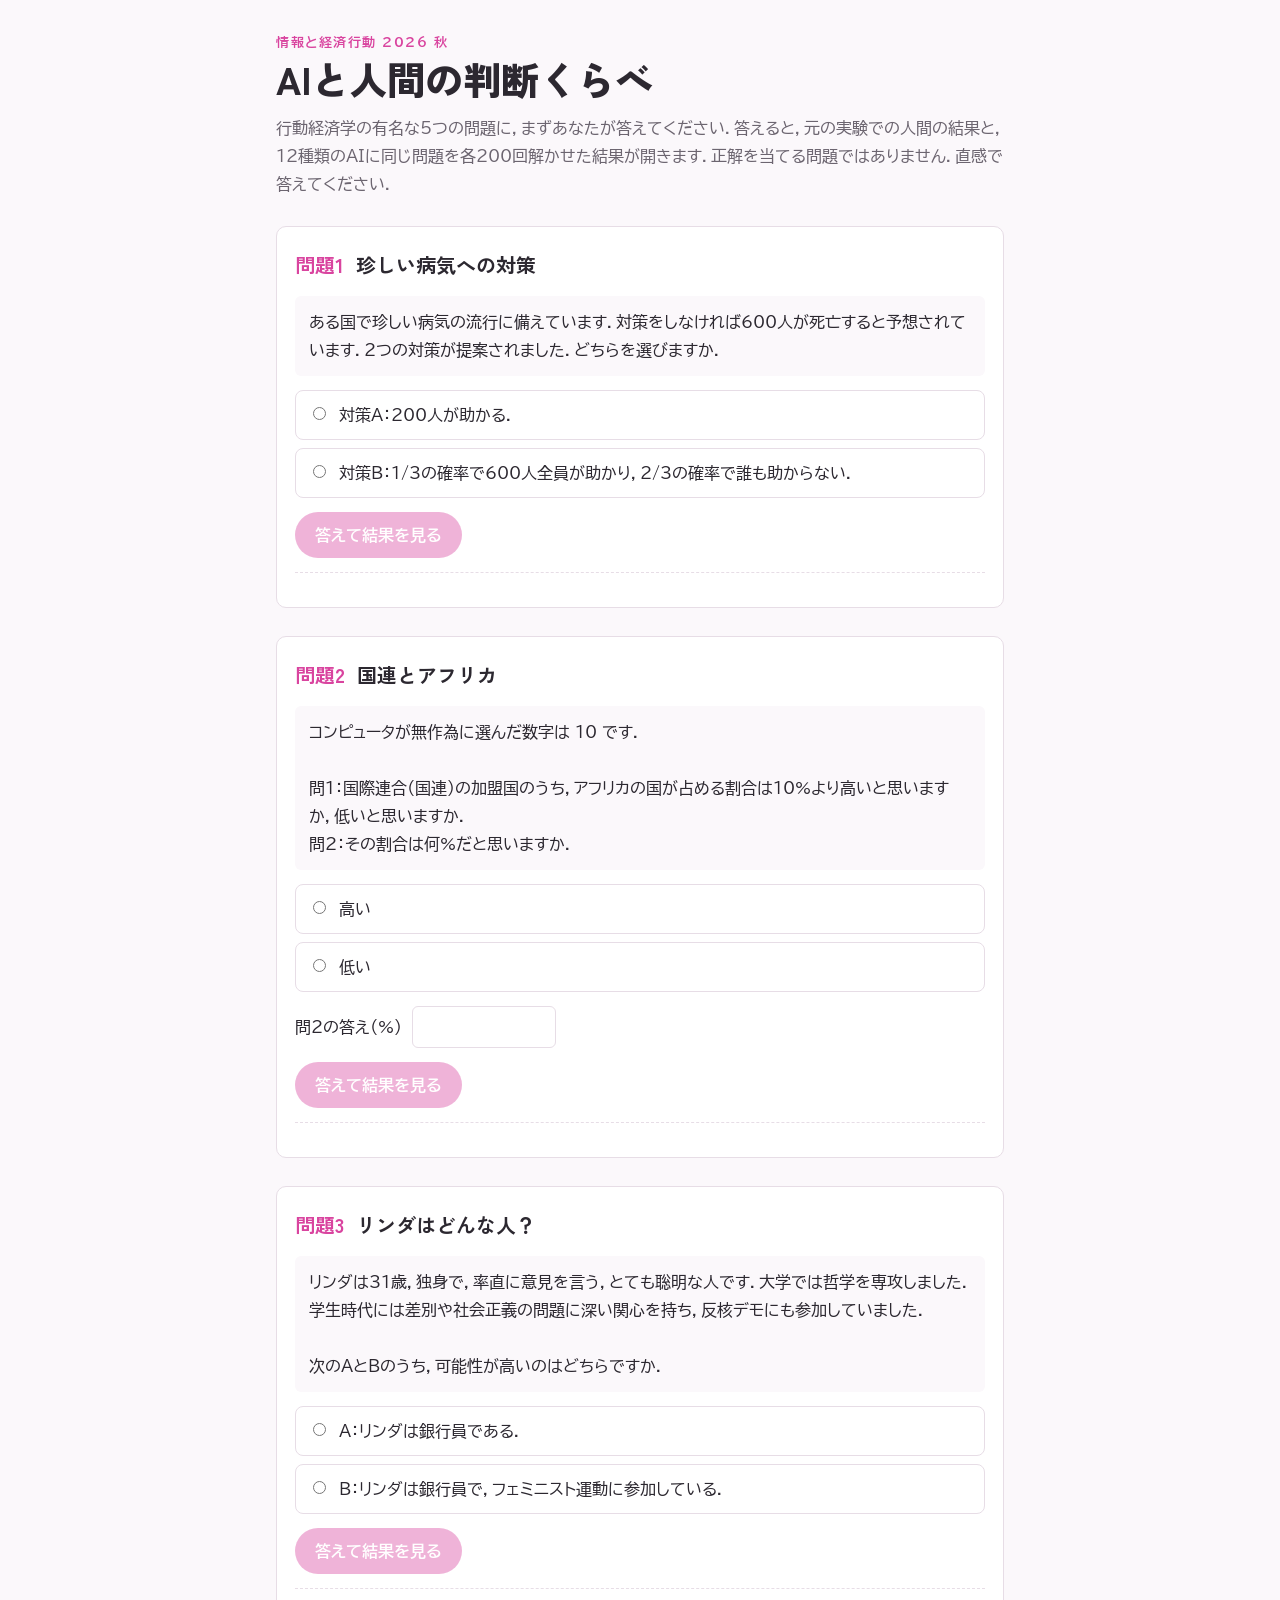
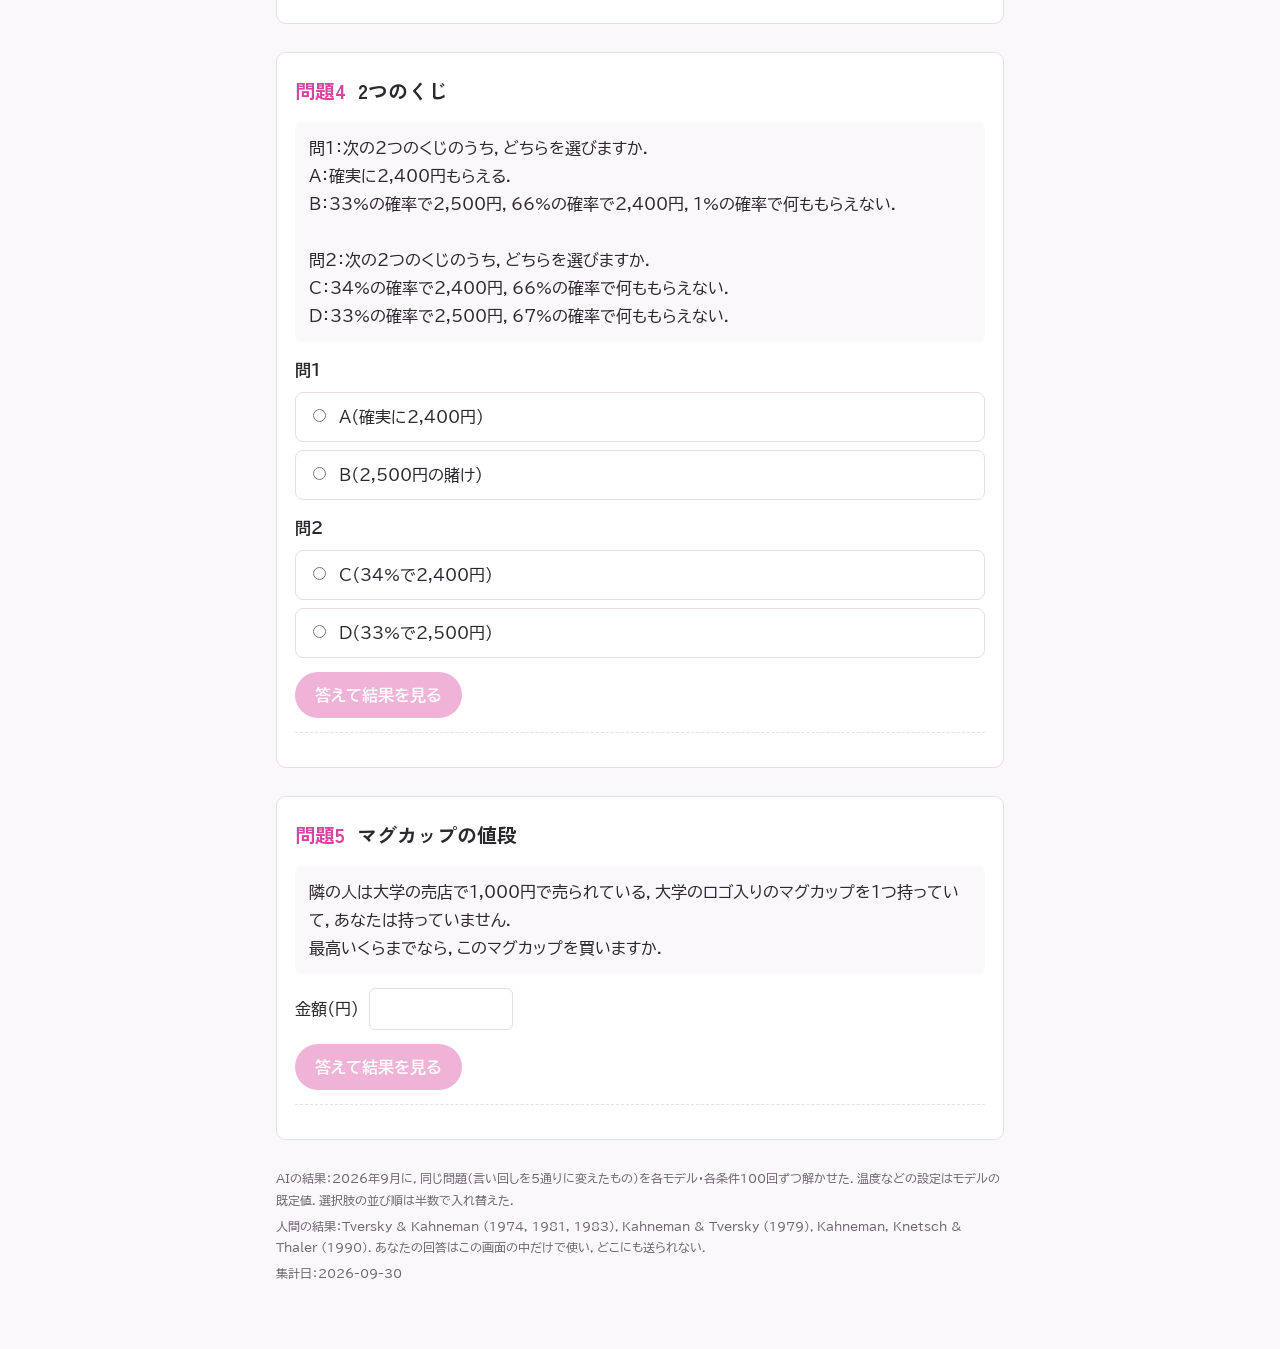
<file: class/infoecon/ai-bias/index.html>
<!doctype html>
<html lang="ja">
<meta name="robots" content="noindex">
<meta charset="utf-8">
<meta name="viewport" content="width=device-width, initial-scale=1, viewport-fit=cover">
<title>AIと人間の判断くらべ</title>
<link rel="preconnect" href="https://fonts.googleapis.com">
<link rel="preconnect" href="https://fonts.gstatic.com" crossorigin>
<link rel="stylesheet" href="https://fonts.googleapis.com/css2?family=BIZ+UDPGothic:wght@400;700&family=Zen+Kaku+Gothic+New:wght@700;900&display=swap">
<style>
/* 講義スライドと同じピンク×チャコール．1問ずつ縦に並ぶカード．答えるまで結果は閉じたまま */
:root{
  --bg:#fbf8fb; --paper:#ffffff; --fg:#2c2830; --muted:#6c6570; --line:#e7dde6;
  --pink:#d9449f; --pink-soft:#f7d9ec; --ink:#535353; --ink-soft:#dcdadd; --human:#2c2830;
  --display:"Zen Kaku Gothic New","Hiragino Sans","Yu Gothic",sans-serif;
  --body:"BIZ UDPGothic","Hiragino Sans","Yu Gothic",sans-serif;
  color-scheme:light;
}
@media (prefers-color-scheme:dark){:root:not([data-theme="light"]){
  --bg:#1b191d; --paper:#242127; --fg:#eeeaf0; --muted:#aaa2ae; --line:#3a343d;
  --pink:#f08fd0; --pink-soft:#4a2a3e; --ink:#bdb7c1; --ink-soft:#3d3940; --human:#eeeaf0; color-scheme:dark}}
:root[data-theme="dark"]{
  --bg:#1b191d; --paper:#242127; --fg:#eeeaf0; --muted:#aaa2ae; --line:#3a343d;
  --pink:#f08fd0; --pink-soft:#4a2a3e; --ink:#bdb7c1; --ink-soft:#3d3940; --human:#eeeaf0; color-scheme:dark}
*{box-sizing:border-box}
body{background:var(--bg);color:var(--fg);font-family:var(--body);font-size:16px;line-height:1.75;margin:0}
.wrap{max-width:760px;margin:0 auto;padding-inline:16px;padding-block:32px 64px;display:flex;flex-direction:column;gap:28px}
header h1{font-family:var(--display);font-weight:900;font-size:clamp(1.7rem,5vw,2.4rem);line-height:1.3;margin:0;text-wrap:balance}
header .course{font-size:.8rem;letter-spacing:.12em;color:var(--pink);font-weight:700}
header p{margin:.6em 0 0;color:var(--muted);max-width:62ch}
.note{font-size:.8rem;color:var(--muted)}
.card{background:var(--paper);border:1px solid var(--line);border-radius:10px;padding:20px 18px;display:flex;flex-direction:column;gap:14px}
.card h2{font-family:var(--display);font-size:1.25rem;margin:0;display:flex;gap:.6em;align-items:baseline;flex-wrap:wrap}
.card h2 .no{color:var(--pink);font-variant-numeric:tabular-nums}
.q{white-space:pre-wrap;background:var(--bg);border-radius:6px;padding:12px 14px;margin:0}
.opts{display:flex;flex-direction:column;gap:8px}
.opt{display:flex;gap:10px;align-items:flex-start;border:1px solid var(--line);border-radius:8px;padding:10px 12px;cursor:pointer}
.opt:has(input:checked){border-color:var(--pink);background:var(--pink-soft)}
.opt input{margin-top:.45em;accent-color:var(--pink)}
.row{display:flex;gap:10px;align-items:center;flex-wrap:wrap}
input[type=number]{font:inherit;width:9em;padding:6px 8px;border:1px solid var(--line);border-radius:6px;background:var(--paper);color:var(--fg)}
button{font:inherit;font-weight:700;border:0;border-radius:999px;padding:9px 20px;background:var(--pink);color:#fff;cursor:pointer;align-self:flex-start}
:root[data-theme="dark"] button{color:#1b191d}
@media (prefers-color-scheme:dark){:root:not([data-theme="light"]) button{color:#1b191d}}
button:disabled{opacity:.4;cursor:default}
button:focus-visible,.opt:focus-within,input:focus-visible{outline:2px solid var(--pink);outline-offset:2px}
.result{display:flex;flex-direction:column;gap:14px;border-top:1px dashed var(--line);padding-top:14px}
.you{font-weight:700}
.legend{display:flex;gap:14px;flex-wrap:wrap;font-size:.85rem;color:var(--muted)}
.sw{display:inline-block;width:12px;height:12px;border-radius:2px;vertical-align:-1px;margin-right:4px}
.chart{display:grid;grid-template-columns:minmax(0,11em) minmax(0,1fr);gap:6px 10px;font-size:.85rem;align-items:center}
.chart .lab{line-height:1.25}
.chart .lab small{display:block;color:var(--muted);font-size:.72rem}
.chart .lab.h{font-weight:700}
.bars{display:flex;flex-direction:column;gap:3px}
.track{position:relative;height:14px;background:var(--bg);border-radius:3px}
.bar{position:absolute;left:0;top:0;bottom:0;border-radius:3px}
.bar.c0{background:var(--pink)} .bar.c1{background:var(--ink)}
.bar.hum.c0{background:transparent;border:2px solid var(--pink)} .bar.hum.c1{background:transparent;border:2px solid var(--ink)}
.val{position:absolute;top:-1px;font-size:.72rem;font-variant-numeric:tabular-nums;line-height:16px;white-space:nowrap;padding-left:4px}
.val.in{color:var(--bg);font-weight:700;padding-left:0} .val.hin{color:var(--fg)}
.ref{position:absolute;top:-3px;bottom:-3px;width:0;border-left:2px dotted var(--human)}
.sep{grid-column:1/-1;border-top:1px solid var(--line);margin:4px 0}
.take{background:var(--pink-soft);border-radius:8px;padding:10px 14px;margin:0}
details{border:1px solid var(--line);border-radius:8px;padding:8px 12px}
summary{cursor:pointer;font-weight:700}
.tbl{overflow-x:auto}
table{border-collapse:collapse;font-size:.8rem;font-variant-numeric:tabular-nums;min-width:100%}
th,td{padding:4px 8px;border-bottom:1px solid var(--line);text-align:right;white-space:nowrap}
th:first-child,td:first-child{text-align:left}
.pilot{border:1px solid var(--pink);color:var(--pink);border-radius:6px;padding:8px 12px;font-size:.85rem}
footer{font-size:.78rem;color:var(--muted);display:flex;flex-direction:column;gap:4px}
@media (max-width:480px){.chart{grid-template-columns:minmax(0,8em) minmax(0,1fr)}}
@media (prefers-reduced-motion:no-preference){.bar{transition:width .6s ease-out}}
</style>

<div class="wrap">
  <header>
    <div class="course">情報と経済行動 2026 秋</div>
    <h1>AIと人間の判断くらべ</h1>
    <p>行動経済学の有名な5つの問題に，まずあなたが答えてください．答えると，元の実験での人間の結果と，12種類のAIに同じ問題を各200回解かせた結果が開きます．正解を当てる問題ではありません．直感で答えてください．</p>
  </header>
  <div id="pilotNote" class="pilot" hidden>このページのAIの結果は試験実行（各条件5回）の暫定値です．本番の結果に差し替える予定です．</div>
  <main id="quiz" style="display:flex;flex-direction:column;gap:28px"></main>
  <footer>
    <div>AIの結果：2026年9月に，同じ問題（言い回しを5通りに変えたもの）を各モデル・各条件100回ずつ解かせた．温度などの設定はモデルの既定値．選択肢の並び順は半数で入れ替えた．</div>
    <div>人間の結果：Tversky &amp; Kahneman (1974, 1981, 1983)，Kahneman &amp; Tversky (1979)，Kahneman, Knetsch &amp; Thaler (1990)．あなたの回答はこの画面の中だけで使い，どこにも送られない．</div>
    <div id="built"></div>
  </footer>
</div>

<script>
const DATA = {"framing": {"models": [{"id": "gpt-5.6-sol", "name": "GPT-5.6 Sol", "company": "OpenAI", "conds": {"gain": {"v": 100.0, "n": 100, "order": {"0": {"v": 100.0, "n": 50}, "1": {"v": 100.0, "n": 50}}}, "loss": {"v": 95.0, "n": 100, "order": {"0": {"v": 96.0, "n": 50}, "1": {"v": 94.0, "n": 50}}}}}, {"id": "gpt-5.6-terra", "name": "GPT-5.6 Terra", "company": "OpenAI", "conds": {"gain": {"v": 95.0, "n": 100, "order": {"0": {"v": 90.0, "n": 50}, "1": {"v": 100.0, "n": 50}}}, "loss": {"v": 57.0, "n": 100, "order": {"0": {"v": 90.0, "n": 50}, "1": {"v": 24.0, "n": 50}}}}}, {"id": "gpt-5.6-luna", "name": "GPT-5.6 Luna", "company": "OpenAI", "conds": {"gain": {"v": 51.0, "n": 100, "order": {"0": {"v": 100.0, "n": 50}, "1": {"v": 2.0, "n": 50}}}, "loss": {"v": 55.0, "n": 100, "order": {"0": {"v": 100.0, "n": 50}, "1": {"v": 10.0, "n": 50}}}}}, {"id": "claude-opus-5-5", "name": "Claude Opus 5.5", "company": "Anthropic", "conds": {"gain": {"v": 100.0, "n": 100, "order": {"0": {"v": 100.0, "n": 50}, "1": {"v": 100.0, "n": 50}}}, "loss": {"v": 6.0, "n": 100, "order": {"0": {"v": 12.0, "n": 50}, "1": {"v": 0.0, "n": 50}}}}}, {"id": "claude-sonnet-5-5", "name": "Claude Sonnet 5.5", "company": "Anthropic", "conds": {"gain": {"v": 100.0, "n": 100, "order": {"0": {"v": 100.0, "n": 50}, "1": {"v": 100.0, "n": 50}}}, "loss": {"v": 29.0, "n": 100, "order": {"0": {"v": 30.0, "n": 50}, "1": {"v": 28.0, "n": 50}}}}}, {"id": "claude-haiku-4-5-20251001", "name": "Claude Haiku 4.5", "company": "Anthropic", "conds": {"gain": {"v": 77.0, "n": 100, "order": {"0": {"v": 100.0, "n": 50}, "1": {"v": 54.0, "n": 50}}}, "loss": {"v": 56.0, "n": 100, "order": {"0": {"v": 100.0, "n": 50}, "1": {"v": 12.0, "n": 50}}}}}, {"id": "gemini-3.1-pro-preview", "name": "Gemini 3.1 Pro", "company": "Google", "conds": {"gain": {"v": 100.0, "n": 100, "order": {"0": {"v": 100.0, "n": 50}, "1": {"v": 100.0, "n": 50}}}, "loss": {"v": 0.0, "n": 100, "order": {"0": {"v": 0.0, "n": 50}, "1": {"v": 0.0, "n": 50}}}}}, {"id": "gemini-3.8-flash", "name": "Gemini 3.8 Flash", "company": "Google", "conds": {"gain": {"v": 100.0, "n": 100, "order": {"0": {"v": 100.0, "n": 50}, "1": {"v": 100.0, "n": 50}}}, "loss": {"v": 10.0, "n": 100, "order": {"0": {"v": 20.0, "n": 50}, "1": {"v": 0.0, "n": 50}}}}}, {"id": "gemini-3.5-flash-lite", "name": "Gemini 3.5 Flash-Lite", "company": "Google", "conds": {"gain": {"v": 100.0, "n": 100, "order": {"0": {"v": 100.0, "n": 50}, "1": {"v": 100.0, "n": 50}}}, "loss": {"v": 64.0, "n": 100, "order": {"0": {"v": 100.0, "n": 50}, "1": {"v": 28.0, "n": 50}}}}}, {"id": "openai/gpt-oss-120b", "name": "gpt-oss-120b", "company": "公開モデル", "conds": {"gain": {"v": 27.0, "n": 100, "order": {"0": {"v": 18.0, "n": 50}, "1": {"v": 36.0, "n": 50}}}, "loss": {"v": 43.0, "n": 100, "order": {"0": {"v": 22.0, "n": 50}, "1": {"v": 64.0, "n": 50}}}}}, {"id": "meta/llama-3.3-70b", "name": "Llama 3.3 70B", "company": "公開モデル", "conds": {"gain": {"v": 51.0, "n": 100, "order": {"0": {"v": 2.0, "n": 50}, "1": {"v": 100.0, "n": 50}}}, "loss": {"v": 21.0, "n": 100, "order": {"0": {"v": 34.0, "n": 50}, "1": {"v": 8.0, "n": 50}}}}}, {"id": "google/gemma-4-31b", "name": "Gemma 4 31B", "company": "公開モデル", "conds": {"gain": {"v": 100.0, "n": 100, "order": {"0": {"v": 100.0, "n": 50}, "1": {"v": 100.0, "n": 50}}}, "loss": {"v": 14.0, "n": 100, "order": {"0": {"v": 8.0, "n": 50}, "1": {"v": 20.0, "n": 50}}}}}], "human": {"gain": 72, "loss": 22, "src": "Tversky & Kahneman (1981)，N=152・155"}, "source": "本番"}, "anchoring": {"models": [{"id": "gpt-5.6-sol", "name": "GPT-5.6 Sol", "company": "OpenAI", "conds": {"low": {"v": 28.0, "n": 100, "order": {"0": {"v": 28.0, "n": 100}}}, "high": {"v": 28.0, "n": 100, "order": {"0": {"v": 28.0, "n": 100}}}}}, {"id": "gpt-5.6-terra", "name": "GPT-5.6 Terra", "company": "OpenAI", "conds": {"low": {"v": 28.0, "n": 100, "order": {"0": {"v": 28.0, "n": 100}}}, "high": {"v": 28.0, "n": 100, "order": {"0": {"v": 28.0, "n": 100}}}}}, {"id": "gpt-5.6-luna", "name": "GPT-5.6 Luna", "company": "OpenAI", "conds": {"low": {"v": 28.0, "n": 100, "order": {"0": {"v": 28.0, "n": 100}}}, "high": {"v": 28.0, "n": 100, "order": {"0": {"v": 28.0, "n": 100}}}}}, {"id": "claude-opus-5-5", "name": "Claude Opus 5.5", "company": "Anthropic", "conds": {"low": {"v": 28.0, "n": 100, "order": {"0": {"v": 28.0, "n": 100}}}, "high": {"v": 28.0, "n": 100, "order": {"0": {"v": 28.0, "n": 100}}}}}, {"id": "claude-sonnet-5-5", "name": "Claude Sonnet 5.5", "company": "Anthropic", "conds": {"low": {"v": 28.0, "n": 100, "order": {"0": {"v": 28.0, "n": 100}}}, "high": {"v": 28.0, "n": 100, "order": {"0": {"v": 28.0, "n": 100}}}}}, {"id": "claude-haiku-4-5-20251001", "name": "Claude Haiku 4.5", "company": "Anthropic", "conds": {"low": {"v": 28.0, "n": 100, "order": {"0": {"v": 28.0, "n": 100}}}, "high": {"v": 28.0, "n": 100, "order": {"0": {"v": 28.0, "n": 100}}}}}, {"id": "gemini-3.1-pro-preview", "name": "Gemini 3.1 Pro", "company": "Google", "conds": {"low": {"v": 28.0, "n": 100, "order": {"0": {"v": 28.0, "n": 100}}}, "high": {"v": 28.0, "n": 100, "order": {"0": {"v": 28.0, "n": 100}}}}}, {"id": "gemini-3.8-flash", "name": "Gemini 3.8 Flash", "company": "Google", "conds": {"low": {"v": 28.0, "n": 100, "order": {"0": {"v": 28.0, "n": 100}}}, "high": {"v": 28.0, "n": 100, "order": {"0": {"v": 28.0, "n": 100}}}}}, {"id": "gemini-3.5-flash-lite", "name": "Gemini 3.5 Flash-Lite", "company": "Google", "conds": {"low": {"v": 28.0, "n": 100, "order": {"0": {"v": 28.0, "n": 100}}}, "high": {"v": 45.0, "n": 100, "order": {"0": {"v": 45.0, "n": 100}}}}}, {"id": "openai/gpt-oss-120b", "name": "gpt-oss-120b", "company": "公開モデル", "conds": {"low": {"v": 28.0, "n": 100, "order": {"0": {"v": 28.0, "n": 100}}}, "high": {"v": 28.0, "n": 100, "order": {"0": {"v": 28.0, "n": 100}}}}}, {"id": "meta/llama-3.3-70b", "name": "Llama 3.3 70B", "company": "公開モデル", "conds": {"low": {"v": 67.0, "n": 100, "order": {"0": {"v": 67.0, "n": 100}}}, "high": {"v": 58.5, "n": 100, "order": {"0": {"v": 58.5, "n": 100}}}}}, {"id": "google/gemma-4-31b", "name": "Gemma 4 31B", "company": "公開モデル", "conds": {"low": {"v": 28.0, "n": 100, "order": {"0": {"v": 28.0, "n": 100}}}, "high": {"v": 28.0, "n": 100, "order": {"0": {"v": 28.0, "n": 100}}}}}], "human": {"low": 25, "high": 45, "src": "Tversky & Kahneman (1974)，推定の中央値"}, "source": "本番"}, "linda": {"models": [{"id": "gpt-5.6-sol", "name": "GPT-5.6 Sol", "company": "OpenAI", "conds": {"typical": {"v": 0.0, "n": 100, "order": {"0": {"v": 0.0, "n": 50}, "1": {"v": 0.0, "n": 50}}}, "neutral": {"v": 0.0, "n": 100, "order": {"0": {"v": 0.0, "n": 50}, "1": {"v": 0.0, "n": 50}}}}}, {"id": "gpt-5.6-terra", "name": "GPT-5.6 Terra", "company": "OpenAI", "conds": {"typical": {"v": 0.0, "n": 100, "order": {"0": {"v": 0.0, "n": 50}, "1": {"v": 0.0, "n": 50}}}, "neutral": {"v": 0.0, "n": 100, "order": {"0": {"v": 0.0, "n": 50}, "1": {"v": 0.0, "n": 50}}}}}, {"id": "gpt-5.6-luna", "name": "GPT-5.6 Luna", "company": "OpenAI", "conds": {"typical": {"v": 16.0, "n": 100, "order": {"0": {"v": 30.0, "n": 50}, "1": {"v": 2.0, "n": 50}}}, "neutral": {"v": 0.0, "n": 100, "order": {"0": {"v": 0.0, "n": 50}, "1": {"v": 0.0, "n": 50}}}}}, {"id": "claude-opus-5-5", "name": "Claude Opus 5.5", "company": "Anthropic", "conds": {"typical": {"v": 0.0, "n": 100, "order": {"0": {"v": 0.0, "n": 50}, "1": {"v": 0.0, "n": 50}}}, "neutral": {"v": 0.0, "n": 100, "order": {"0": {"v": 0.0, "n": 50}, "1": {"v": 0.0, "n": 50}}}}}, {"id": "claude-sonnet-5-5", "name": "Claude Sonnet 5.5", "company": "Anthropic", "conds": {"typical": {"v": 0.0, "n": 100, "order": {"0": {"v": 0.0, "n": 50}, "1": {"v": 0.0, "n": 50}}}, "neutral": {"v": 0.0, "n": 100, "order": {"0": {"v": 0.0, "n": 50}, "1": {"v": 0.0, "n": 50}}}}}, {"id": "claude-haiku-4-5-20251001", "name": "Claude Haiku 4.5", "company": "Anthropic", "conds": {"typical": {"v": 0.0, "n": 100, "order": {"0": {"v": 0.0, "n": 50}, "1": {"v": 0.0, "n": 50}}}, "neutral": {"v": 0.0, "n": 100, "order": {"0": {"v": 0.0, "n": 50}, "1": {"v": 0.0, "n": 50}}}}}, {"id": "gemini-3.1-pro-preview", "name": "Gemini 3.1 Pro", "company": "Google", "conds": {"typical": {"v": 0.0, "n": 100, "order": {"0": {"v": 0.0, "n": 50}, "1": {"v": 0.0, "n": 50}}}, "neutral": {"v": 0.0, "n": 100, "order": {"0": {"v": 0.0, "n": 50}, "1": {"v": 0.0, "n": 50}}}}}, {"id": "gemini-3.8-flash", "name": "Gemini 3.8 Flash", "company": "Google", "conds": {"typical": {"v": 0.0, "n": 100, "order": {"0": {"v": 0.0, "n": 50}, "1": {"v": 0.0, "n": 50}}}, "neutral": {"v": 0.0, "n": 100, "order": {"0": {"v": 0.0, "n": 50}, "1": {"v": 0.0, "n": 50}}}}}, {"id": "gemini-3.5-flash-lite", "name": "Gemini 3.5 Flash-Lite", "company": "Google", "conds": {"typical": {"v": 49.0, "n": 100, "order": {"0": {"v": 40.0, "n": 50}, "1": {"v": 58.0, "n": 50}}}, "neutral": {"v": 34.0, "n": 100, "order": {"0": {"v": 56.0, "n": 50}, "1": {"v": 12.0, "n": 50}}}}}, {"id": "openai/gpt-oss-120b", "name": "gpt-oss-120b", "company": "公開モデル", "conds": {"typical": {"v": 24.0, "n": 100, "order": {"0": {"v": 26.0, "n": 50}, "1": {"v": 22.0, "n": 50}}}, "neutral": {"v": 0.0, "n": 100, "order": {"0": {"v": 0.0, "n": 50}, "1": {"v": 0.0, "n": 50}}}}}, {"id": "meta/llama-3.3-70b", "name": "Llama 3.3 70B", "company": "公開モデル", "conds": {"typical": {"v": 97.3, "n": 75, "order": {"0": {"v": 100.0, "n": 39}, "1": {"v": 94.4, "n": 36}}}, "neutral": {"v": 3.0, "n": 100, "order": {"0": {"v": 6.0, "n": 50}, "1": {"v": 0.0, "n": 50}}}}}, {"id": "google/gemma-4-31b", "name": "Gemma 4 31B", "company": "公開モデル", "conds": {"typical": {"v": 0.0, "n": 100, "order": {"0": {"v": 0.0, "n": 50}, "1": {"v": 0.0, "n": 50}}}, "neutral": {"v": 0.0, "n": 100, "order": {"0": {"v": 0.0, "n": 50}, "1": {"v": 0.0, "n": 50}}}}}], "human": {"typical": 85, "src": "Tversky & Kahneman (1983)，N=142"}, "source": "本番"}, "allais": {"models": [{"id": "gpt-5.6-sol", "name": "GPT-5.6 Sol", "company": "OpenAI", "conds": {"certain": {"v": 58.0, "n": 100, "order": {"0": {"v": 50.0, "n": 50}, "1": {"v": 66.0, "n": 50}}}, "uncertain": {"v": 0.0, "n": 100, "order": {"0": {"v": 0.0, "n": 50}, "1": {"v": 0.0, "n": 50}}}}}, {"id": "gpt-5.6-terra", "name": "GPT-5.6 Terra", "company": "OpenAI", "conds": {"certain": {"v": 22.0, "n": 100, "order": {"0": {"v": 14.0, "n": 50}, "1": {"v": 30.0, "n": 50}}}, "uncertain": {"v": 0.0, "n": 100, "order": {"0": {"v": 0.0, "n": 50}, "1": {"v": 0.0, "n": 50}}}}}, {"id": "gpt-5.6-luna", "name": "GPT-5.6 Luna", "company": "OpenAI", "conds": {"certain": {"v": 44.0, "n": 100, "order": {"0": {"v": 84.0, "n": 50}, "1": {"v": 4.0, "n": 50}}}, "uncertain": {"v": 12.0, "n": 100, "order": {"0": {"v": 22.0, "n": 50}, "1": {"v": 2.0, "n": 50}}}}}, {"id": "claude-opus-5-5", "name": "Claude Opus 5.5", "company": "Anthropic", "conds": {"certain": {"v": 85.0, "n": 100, "order": {"0": {"v": 92.0, "n": 50}, "1": {"v": 78.0, "n": 50}}}, "uncertain": {"v": 0.0, "n": 100, "order": {"0": {"v": 0.0, "n": 50}, "1": {"v": 0.0, "n": 50}}}}}, {"id": "claude-sonnet-5-5", "name": "Claude Sonnet 5.5", "company": "Anthropic", "conds": {"certain": {"v": 100.0, "n": 100, "order": {"0": {"v": 100.0, "n": 50}, "1": {"v": 100.0, "n": 50}}}, "uncertain": {"v": 21.0, "n": 100, "order": {"0": {"v": 42.0, "n": 50}, "1": {"v": 0.0, "n": 50}}}}}, {"id": "claude-haiku-4-5-20251001", "name": "Claude Haiku 4.5", "company": "Anthropic", "conds": {"certain": {"v": 100.0, "n": 100, "order": {"0": {"v": 100.0, "n": 50}, "1": {"v": 100.0, "n": 50}}}, "uncertain": {"v": 0.0, "n": 100, "order": {"0": {"v": 0.0, "n": 50}, "1": {"v": 0.0, "n": 50}}}}}, {"id": "gemini-3.1-pro-preview", "name": "Gemini 3.1 Pro", "company": "Google", "conds": {"certain": {"v": 100.0, "n": 100, "order": {"0": {"v": 100.0, "n": 50}, "1": {"v": 100.0, "n": 50}}}, "uncertain": {"v": 0.0, "n": 100, "order": {"0": {"v": 0.0, "n": 50}, "1": {"v": 0.0, "n": 50}}}}}, {"id": "gemini-3.8-flash", "name": "Gemini 3.8 Flash", "company": "Google", "conds": {"certain": {"v": 100.0, "n": 100, "order": {"0": {"v": 100.0, "n": 50}, "1": {"v": 100.0, "n": 50}}}, "uncertain": {"v": 0.0, "n": 100, "order": {"0": {"v": 0.0, "n": 50}, "1": {"v": 0.0, "n": 50}}}}}, {"id": "gemini-3.5-flash-lite", "name": "Gemini 3.5 Flash-Lite", "company": "Google", "conds": {"certain": {"v": 83.0, "n": 100, "order": {"0": {"v": 90.0, "n": 50}, "1": {"v": 76.0, "n": 50}}}, "uncertain": {"v": 2.0, "n": 100, "order": {"0": {"v": 4.0, "n": 50}, "1": {"v": 0.0, "n": 50}}}}}, {"id": "openai/gpt-oss-120b", "name": "gpt-oss-120b", "company": "公開モデル", "conds": {"certain": {"v": 0.0, "n": 100, "order": {"0": {"v": 0.0, "n": 50}, "1": {"v": 0.0, "n": 50}}}, "uncertain": {"v": 1.0, "n": 100, "order": {"0": {"v": 0.0, "n": 50}, "1": {"v": 2.0, "n": 50}}}}}, {"id": "meta/llama-3.3-70b", "name": "Llama 3.3 70B", "company": "公開モデル", "conds": {"certain": {"v": 80.0, "n": 100, "order": {"0": {"v": 60.0, "n": 50}, "1": {"v": 100.0, "n": 50}}}, "uncertain": {"v": 5.0, "n": 100, "order": {"0": {"v": 0.0, "n": 50}, "1": {"v": 10.0, "n": 50}}}}}, {"id": "google/gemma-4-31b", "name": "Gemma 4 31B", "company": "公開モデル", "conds": {"certain": {"v": 95.0, "n": 100, "order": {"0": {"v": 100.0, "n": 50}, "1": {"v": 90.0, "n": 50}}}, "uncertain": {"v": 0.0, "n": 100, "order": {"0": {"v": 0.0, "n": 50}, "1": {"v": 0.0, "n": 50}}}}}], "human": {"certain": 82, "uncertain": 17, "src": "Kahneman & Tversky (1979)，各N=72"}, "source": "本番"}, "endowment": {"models": [{"id": "gpt-5.6-sol", "name": "GPT-5.6 Sol", "company": "OpenAI", "conds": {"seller": {"v": 100.0, "n": 100, "order": {"0": {"v": 100.0, "n": 100}}}, "buyer": {"v": 66.7, "n": 100, "order": {"0": {"v": 66.7, "n": 100}}}}}, {"id": "gpt-5.6-terra", "name": "GPT-5.6 Terra", "company": "OpenAI", "conds": {"seller": {"v": 100.0, "n": 100, "order": {"0": {"v": 100.0, "n": 100}}}, "buyer": {"v": 100.0, "n": 100, "order": {"0": {"v": 100.0, "n": 100}}}}}, {"id": "gpt-5.6-luna", "name": "GPT-5.6 Luna", "company": "OpenAI", "conds": {"seller": {"v": 129.2, "n": 100, "order": {"0": {"v": 129.2, "n": 100}}}, "buyer": {"v": 100.0, "n": 100, "order": {"0": {"v": 100.0, "n": 100}}}}}, {"id": "claude-opus-5-5", "name": "Claude Opus 5.5", "company": "Anthropic", "conds": {"seller": {"v": 100.0, "n": 100, "order": {"0": {"v": 100.0, "n": 100}}}, "buyer": {"v": 59.2, "n": 100, "order": {"0": {"v": 59.2, "n": 100}}}}}, {"id": "claude-sonnet-5-5", "name": "Claude Sonnet 5.5", "company": "Anthropic", "conds": {"seller": {"v": 120.0, "n": 100, "order": {"0": {"v": 120.0, "n": 100}}}, "buyer": {"v": 81.7, "n": 100, "order": {"0": {"v": 81.7, "n": 100}}}}}, {"id": "claude-haiku-4-5-20251001", "name": "Claude Haiku 4.5", "company": "Anthropic", "conds": {"seller": {"v": 130.0, "n": 100, "order": {"0": {"v": 130.0, "n": 100}}}, "buyer": {"v": 100.0, "n": 100, "order": {"0": {"v": 100.0, "n": 100}}}}}, {"id": "gemini-3.1-pro-preview", "name": "Gemini 3.1 Pro", "company": "Google", "conds": {"seller": {"v": 125.0, "n": 100, "order": {"0": {"v": 125.0, "n": 100}}}, "buyer": {"v": 50.0, "n": 100, "order": {"0": {"v": 50.0, "n": 100}}}}}, {"id": "gemini-3.8-flash", "name": "Gemini 3.8 Flash", "company": "Google", "conds": {"seller": {"v": 125.0, "n": 100, "order": {"0": {"v": 125.0, "n": 100}}}, "buyer": {"v": 62.5, "n": 100, "order": {"0": {"v": 62.5, "n": 100}}}}}, {"id": "gemini-3.5-flash-lite", "name": "Gemini 3.5 Flash-Lite", "company": "Google", "conds": {"seller": {"v": 100.0, "n": 100, "order": {"0": {"v": 100.0, "n": 100}}}, "buyer": {"v": 93.8, "n": 100, "order": {"0": {"v": 93.8, "n": 100}}}}}, {"id": "openai/gpt-oss-120b", "name": "gpt-oss-120b", "company": "公開モデル", "conds": {"seller": {"v": 100.0, "n": 100, "order": {"0": {"v": 100.0, "n": 100}}}, "buyer": {"v": 100.0, "n": 100, "order": {"0": {"v": 100.0, "n": 100}}}}}, {"id": "meta/llama-3.3-70b", "name": "Llama 3.3 70B", "company": "公開モデル", "conds": {"seller": {"v": 50.0, "n": 100, "order": {"0": {"v": 50.0, "n": 100}}}, "buyer": {"v": 83.3, "n": 100, "order": {"0": {"v": 83.3, "n": 100}}}}}, {"id": "google/gemma-4-31b", "name": "Gemma 4 31B", "company": "公開モデル", "conds": {"seller": {"v": 100.0, "n": 100, "order": {"0": {"v": 100.0, "n": 100}}}, "buyer": {"v": 100.0, "n": 100, "order": {"0": {"v": 100.0, "n": 100}}}}}], "human": {"seller": 7.12, "buyer": 2.87, "chooser": 3.12, "src": "Kahneman, Knetsch & Thaler (1990) 実験6，中央値（ドル）"}, "source": "本番"}};
const META = {"built": "2026-09-30", "all_final": true};
const pick = a => a[Math.floor(Math.random() * a.length)];
const el = (tag, attrs = {}, ...kids) => {
  const e = document.createElement(tag);
  for (const [k, v] of Object.entries(attrs)) k === "class" ? e.className = v : k === "html" ? e.innerHTML = v : e.setAttribute(k, v);
  kids.flat(Infinity).forEach(k => e.append(k));
  return e;
};

/* 横棒グラフ：人間の行（枠だけの棒）→ 各モデル（塗りの棒）．条件ごとに2本 */
function chart({conds, labels, human, models, max, fmt, ref, refLabel}) {
  const box = el("div");
  box.append(el("div", {class: "legend"},
    conds.map((c, i) => el("span", {}, el("span", {class: "sw", style: `background:var(${i ? "--ink" : "--pink"})`}), labels[i])),
    el("span", {}, el("span", {class: "sw", style: "border:2px solid var(--muted)"}), "枠だけ＝人間（元の実験）"),
    ref != null ? el("span", {}, "点線＝" + refLabel) : ""));
  const g = el("div", {class: "chart"});
  const row = (name, sub, vals, isHuman) => {
    g.append(el("div", {class: "lab" + (isHuman ? " h" : "")}, name, sub ? el("small", {}, sub) : ""));
    const bars = el("div", {class: "bars"});
    vals.forEach((v, i) => {
      const t = el("div", {class: "track"});
      if (v != null) {
        const w = Math.max(0, Math.min(100, v / max * 100));
        t.append(el("div", {class: `bar c${i}${isHuman ? " hum" : ""}`, style: `width:${w}%`}));
        // 長い棒は数字を棒の内側の右端に置く（はみ出し防止）
        t.append(w > 80
          ? el("span", {class: "val in" + (isHuman ? " hin" : ""), style: `right:calc(${100 - w}% + 4px)`}, fmt(v))
          : el("span", {class: "val", style: `left:${w}%`}, fmt(v)));
      } else if (isHuman) t.append(el("span", {class: "val", style: "left:0;color:var(--muted)"}, "元の実験になし"));
      if (ref != null) t.append(el("div", {class: "ref", style: `left:${ref / max * 100}%`}));
      bars.append(t);
    });
    g.append(bars);
  };
  if (human) row("人間", human.src, conds.map(c => human[c] ?? null), true);
  g.append(el("div", {class: "sep"}));
  models.forEach(m => row(m.name, m.company, conds.map(c => m.conds[c]?.v ?? null), false));
  box.append(g);
  return box;
}

/* 選択肢の順番の効果：そのまま／入れ替え の表 */
function orderTable(models, conds, labels, fmt) {
  const d = el("details", {}, el("summary", {}, "選択肢の順番を入れ替えると？"));
  d.append(el("p", {class: "note"}, "AIには，半数の回で選択肢AとBの位置を入れ替えて出した．内容は同じなので，本来は数字も同じになるはず．差が大きいモデルは「最初に書かれた方」や「後に書かれた方」を選びやすい．"));
  const head = el("tr", {}, el("th", {}, "モデル"), conds.map((c, i) => [el("th", {}, labels[i] + "・そのまま"), el("th", {}, "入れ替え")]));
  const body = models.map(m => el("tr", {}, el("td", {}, m.name), conds.map(c => {
    const o = m.conds[c]?.order || {};
    return ["0", "1"].map(k => el("td", {}, o[k] ? fmt(o[k].v) : "—"));
  })));
  d.append(el("div", {class: "tbl"}, el("table", {}, el("thead", {}, head), el("tbody", {}, body))));
  return d;
}

const pct = v => v.toFixed(0) + "%";
const countBy = (models, f) => models.filter(m => { try { return f(m); } catch { return false; } }).length;

/* ---------- 5問の定義 ---------- */
const Q = [];

Q.push(() => {  // 1 フレーミング
  const cond = pick(["gain", "loss"]);
  const txt = {
    gain: ["200人が助かる．", "1/3の確率で600人全員が助かり，2/3の確率で誰も助からない．"],
    loss: ["400人が死亡する．", "1/3の確率で誰も死亡せず，2/3の確率で600人全員が死亡する．"]}[cond];
  return {
    title: "珍しい病気への対策",
    q: "ある国で珍しい病気の流行に備えています．対策をしなければ600人が死亡すると予想されています．2つの対策が提案されました．どちらを選びますか．",
    options: [["A", "対策A：" + txt[0]], ["B", "対策B：" + txt[1]]],
    reveal(ans) {
      const d = DATA.framing, labels = ["「助かる」と書いた版", "「死亡する」と書いた版"];
      const n = countBy(d.models, m => m.conds.gain.v - m.conds.loss.v >= 10);
      return [
        el("p", {class: "you"}, `あなたは「${cond === "gain" ? "助かる" : "死亡する"}」と書いた版で，${ans === "A" ? "確実な案" : "賭けの案"}を選んだ．`),
        el("p", {}, "実は，問題には2つの版がある．200人が助かることと400人が死亡することは同じ結果だが，人間は「助かる」と書かれると確実な案を，「死亡する」と書かれると賭けの案を選びやすい（フレーミング効果）．グラフは確実な案を選んだ割合．"),
        chart({conds: ["gain", "loss"], labels, human: d.human, models: d.models, max: 100, fmt: pct}),
        el("p", {class: "take"}, `12モデル中${n}モデルで，「助かる」版の方が確実な案を10ポイント以上多く選んだ（人間と同じ向き）．`),
        orderTable(d.models, ["gain", "loss"], ["助かる", "死亡する"], pct)];
    }};
});

Q.push(() => {  // 2 アンカリング
  const a = pick([10, 65]);
  return {
    title: "国連とアフリカ",
    q: `コンピュータが無作為に選んだ数字は ${a} です．\n\n問1：国際連合（国連）の加盟国のうち，アフリカの国が占める割合は${a}%より高いと思いますか，低いと思いますか．\n問2：その割合は何%だと思いますか．`,
    options: [["高い", "高い"], ["低い", "低い"]], number: {label: "問2の答え（%）", min: 0, max: 100},
    reveal(ans, num) {
      const d = DATA.anchoring;
      const n = countBy(d.models, m => m.conds.high.v - m.conds.low.v >= 5);
      return [
        el("p", {class: "you"}, `あなたが見た数字は${a}で，推定は${num}%．`),
        el("p", {}, "数字は10か65のどちらかが無作為に出る．問題と無関係な数字なのに，人間は大きい数字を見た人ほど大きく推定した（アンカリング）．実際の割合は193か国中54か国で約28%．グラフは推定の中央値．"),
        chart({conds: ["low", "high"], labels: ["10を見た", "65を見た"], human: d.human, models: d.models, max: 100, fmt: v => v.toFixed(0) + "%", ref: 28, refLabel: "実際の割合（約28%）"}),
        el("p", {class: "take"}, `12モデル中${n}モデルで，65を見たときの推定が10を見たときより5ポイント以上高かった．答えを知っているモデルは，数字に引っぱられにくい．`)];
    }};
});

Q.push(() => ({  // 3 リンダ
  title: "リンダはどんな人？",
  q: "リンダは31歳，独身で，率直に意見を言う，とても聡明な人です．大学では哲学を専攻しました．学生時代には差別や社会正義の問題に深い関心を持ち，反核デモにも参加していました．\n\n次のAとBのうち，可能性が高いのはどちらですか．",
  options: [["A", "A：リンダは銀行員である．"], ["B", "B：リンダは銀行員で，フェミニスト運動に参加している．"]],
  reveal(ans) {
    const d = DATA.linda;
    const n = countBy(d.models, m => m.conds.typical.v >= 50);
    return [
      el("p", {class: "you"}, `あなたは${ans}を選んだ．`),
      el("p", {}, "「銀行員でフェミニスト」は「銀行員」の一部なので，確率はAの方が必ず高い．それでも人間の85%がBを選んだ（連言錯誤）．AIには人物の説明を「31歳，独身」だけにした版も出した．グラフはBを選んだ割合．"),
      chart({conds: ["typical", "neutral"], labels: ["説明あり（上の問題）", "説明なし"], human: d.human, models: d.models, max: 100, fmt: pct}),
      el("p", {class: "take"}, `説明ありの版で，Bを半分以上選んだのは12モデル中${n}モデル．`),
      orderTable(d.models, ["typical", "neutral"], ["説明あり", "説明なし"], pct)];
  }}));

Q.push(() => ({  // 4 アレ
  title: "2つのくじ",
  q: "問1：次の2つのくじのうち，どちらを選びますか．\nA：確実に2,400円もらえる．\nB：33%の確率で2,500円，66%の確率で2,400円，1%の確率で何ももらえない．\n\n問2：次の2つのくじのうち，どちらを選びますか．\nC：34%の確率で2,400円，66%の確率で何ももらえない．\nD：33%の確率で2,500円，67%の確率で何ももらえない．",
  pairs: [["問1", [["A", "A（確実に2,400円）"], ["B", "B（2,500円の賭け）"]]], ["問2", [["C", "C（34%で2,400円）"], ["D", "D（33%で2,500円）"]]]],
  reveal(ans) {
    const d = DATA.allais;
    const n = countBy(d.models, m => m.conds.certain.v - m.conds.uncertain.v >= 10);
    const consistent = (ans[0] === "A") === (ans[1] === "C");
    return [
      el("p", {class: "you"}, `あなたは問1で${ans[0]}，問2で${ans[1]}を選んだ．${consistent ? "2問の選び方は筋が通っている．" : "多くの人と同じく，2問で好みが入れ替わった．"}`),
      el("p", {}, "問2は，問1の両方のくじから「66%で2,400円」を取り除いただけ．期待効用理論どおりなら，問1でAを選ぶ人は問2でCを選ぶはず．人間は問1でAを82%，問2でCを17%しか選ばなかった（確実性効果）．グラフは2,400円の側（AとC）を選んだ割合．"),
      chart({conds: ["certain", "uncertain"], labels: ["問1（確実な案あり）", "問2"], human: d.human, models: d.models, max: 100, fmt: pct}),
      el("p", {class: "take"}, `12モデル中${n}モデルで，問1の方が2,400円の側を10ポイント以上多く選んだ（人間と同じ向き）．`),
      orderTable(d.models, ["certain", "uncertain"], ["問1", "問2"], pct)];
  }}));

Q.push(() => {  // 5 保有効果
  const role = pick(["seller", "buyer"]);
  return {
    title: "マグカップの値段",
    q: role === "seller"
      ? "あなたは大学の売店で1,000円で売られている，大学のロゴ入りのマグカップを1つ持っています．これは先ほどあなたに配られたもので，あなたのものです．\n最低いくら払ってもらえれば，このマグカップを売りますか．"
      : "隣の人は大学の売店で1,000円で売られている，大学のロゴ入りのマグカップを1つ持っていて，あなたは持っていません．\n最高いくらまでなら，このマグカップを買いますか．",
    number: {label: "金額（円）", min: 0, max: 10000},
    reveal(_, num) {
      const d = DATA.endowment;
      const n = countBy(d.models, m => m.conds.seller.v / m.conds.buyer.v >= 1.2);
      const h = d.human;
      return [
        el("p", {class: "you"}, `あなたは${role === "seller" ? "売り手" : "買い手"}の立場で${Number(num).toLocaleString()}円と答えた．`),
        el("p", {}, `この問題にも2つの版がある．同じマグカップでも，持っている人は手放す値段を高くつけ，持っていない人は買う値段を低くつける（保有効果）．元の実験の中央値は，売り手$${h.seller}，買い手$${h.buyer}で約${(h.seller / h.buyer).toFixed(1)}倍．グラフはAIの答えの中央値を店頭価格に対する割合で示した（店頭価格は5通り）．`),
        chart({conds: ["seller", "buyer"], labels: ["売り手（持っている）", "買い手（持っていない）"], human: null, models: d.models,
               max: Math.max(150, ...d.models.flatMap(m => ["seller", "buyer"].map(c => m.conds[c]?.v || 0))), fmt: v => v.toFixed(0) + "%", ref: 100, refLabel: "店頭価格"}),
        el("p", {class: "take"}, `12モデル中${n}モデルで，売り手の値段が買い手の1.2倍以上だった．`)];
    }};
});

/* ---------- 描画 ---------- */
const quiz = document.getElementById("quiz");
Q.forEach((make, i) => {
  const q = make();
  const card = el("section", {class: "card", id: "q" + (i + 1)});
  card.append(el("h2", {}, el("span", {class: "no"}, `問題${i + 1}`), q.title));
  card.append(el("p", {class: "q"}, q.q));
  const name = "q" + i;
  const groups = q.pairs || (q.options ? [["", q.options]] : []);
  groups.forEach(([lab, opts], gi) => {
    const box = el("div", {class: "opts", role: "radiogroup"});
    if (lab) box.append(el("strong", {}, lab));
    opts.forEach(([v, t], k) => box.append(el("label", {class: "opt", for: `${name}_${gi}_${k}`},
      el("input", {type: "radio", name: `${name}_${gi}`, value: v, id: `${name}_${gi}_${k}`}), el("span", {}, t))));
    card.append(box);
  });
  let numInput = null;
  if (q.number) {
    numInput = el("input", {type: "number", id: name + "_num", min: q.number.min, max: q.number.max, inputmode: "numeric"});
    card.append(el("label", {class: "row", for: name + "_num"}, q.number.label, numInput));
  }
  const btn = el("button", {type: "button", disabled: ""}, "答えて結果を見る");
  const res = el("div", {class: "result", hidden: ""});
  const read = () => groups.map((_, gi) => card.querySelector(`input[name="${name}_${gi}"]:checked`)?.value);
  const ready = () => {
    const okR = read().every(Boolean);
    const okN = !numInput || (numInput.value !== "" && +numInput.value >= q.number.min && +numInput.value <= q.number.max);
    btn.disabled = !(okR && okN);
  };
  card.addEventListener("input", ready); card.addEventListener("change", ready);
  btn.addEventListener("click", () => {
    const r = read();
    res.replaceChildren(...q.reveal(q.pairs ? r : r[0], numInput?.value));
    res.hidden = false; btn.hidden = true;
    card.querySelectorAll("input").forEach(x => x.disabled = true);
  });
  card.append(btn, res);
  quiz.append(card);
});
if (!META.all_final) document.getElementById("pilotNote").hidden = false;
document.getElementById("built").textContent = "集計日：" + META.built;
</script>

</html>
</file>
